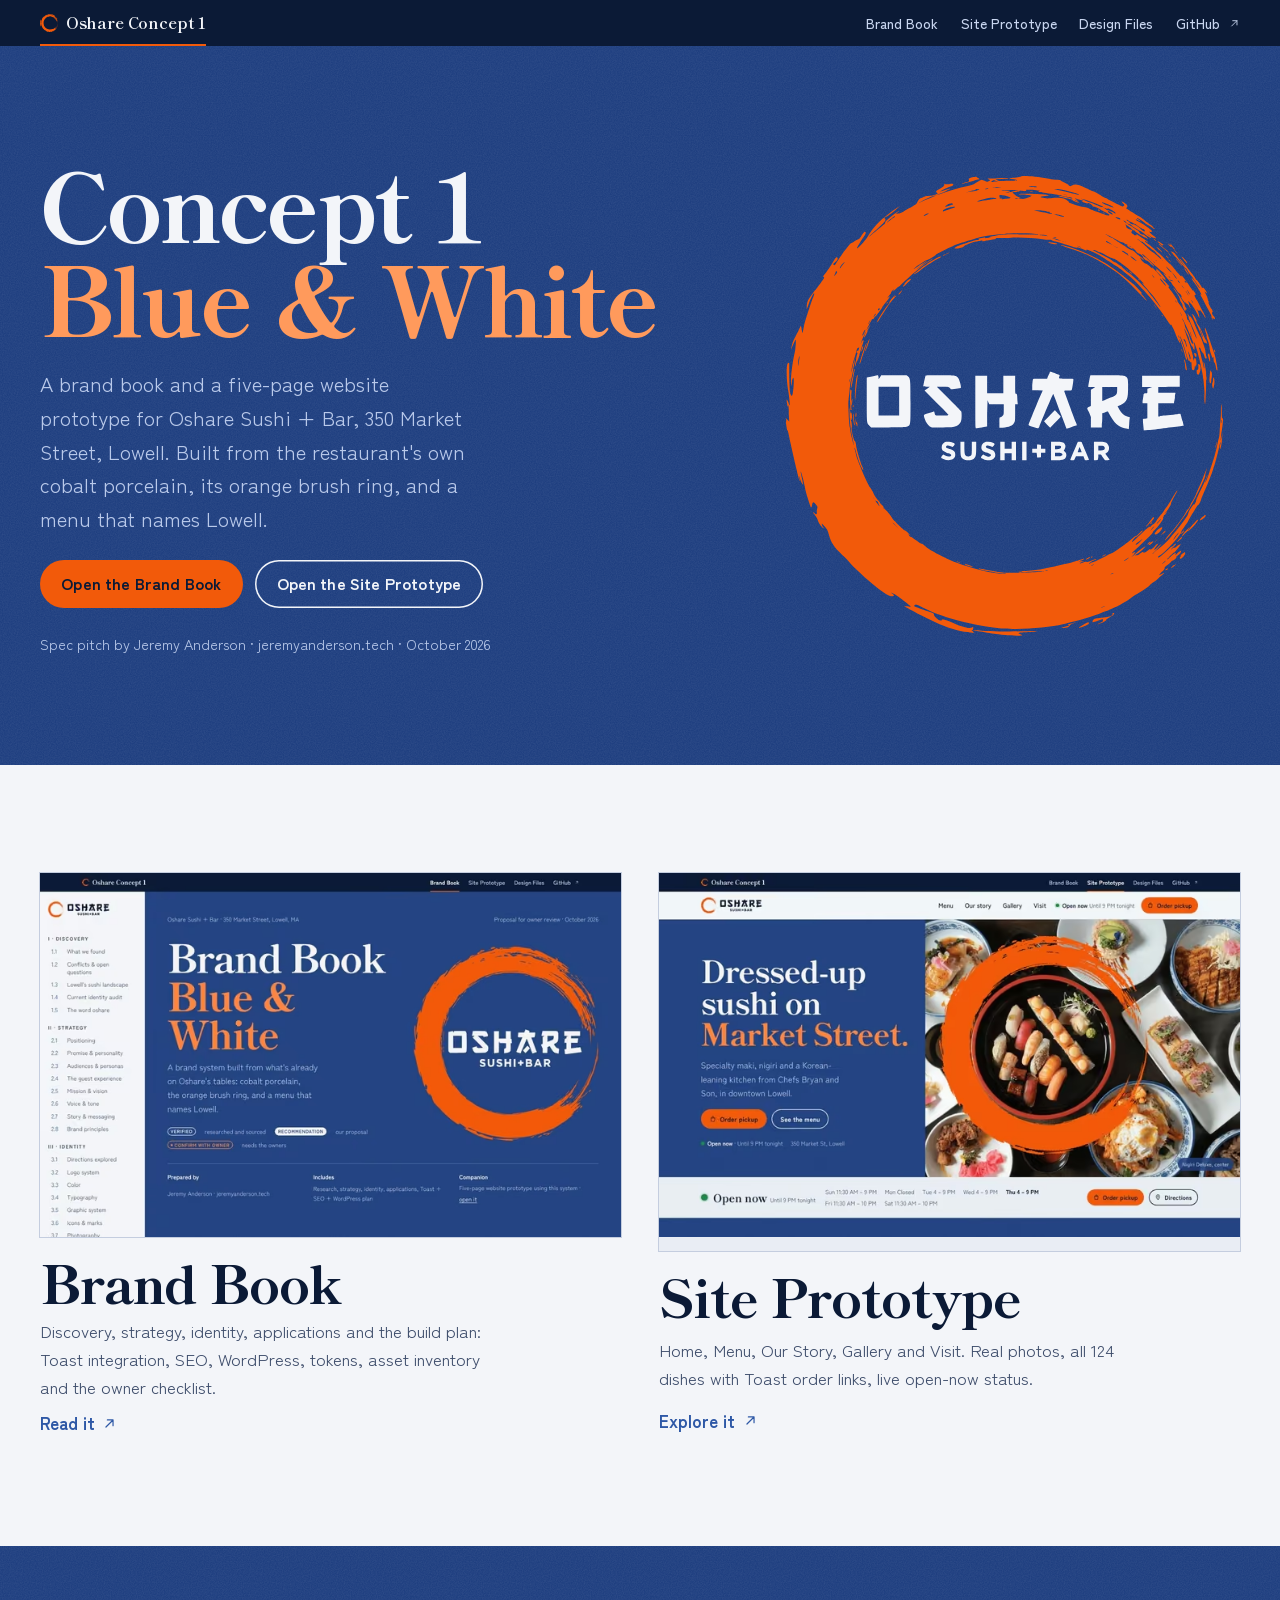
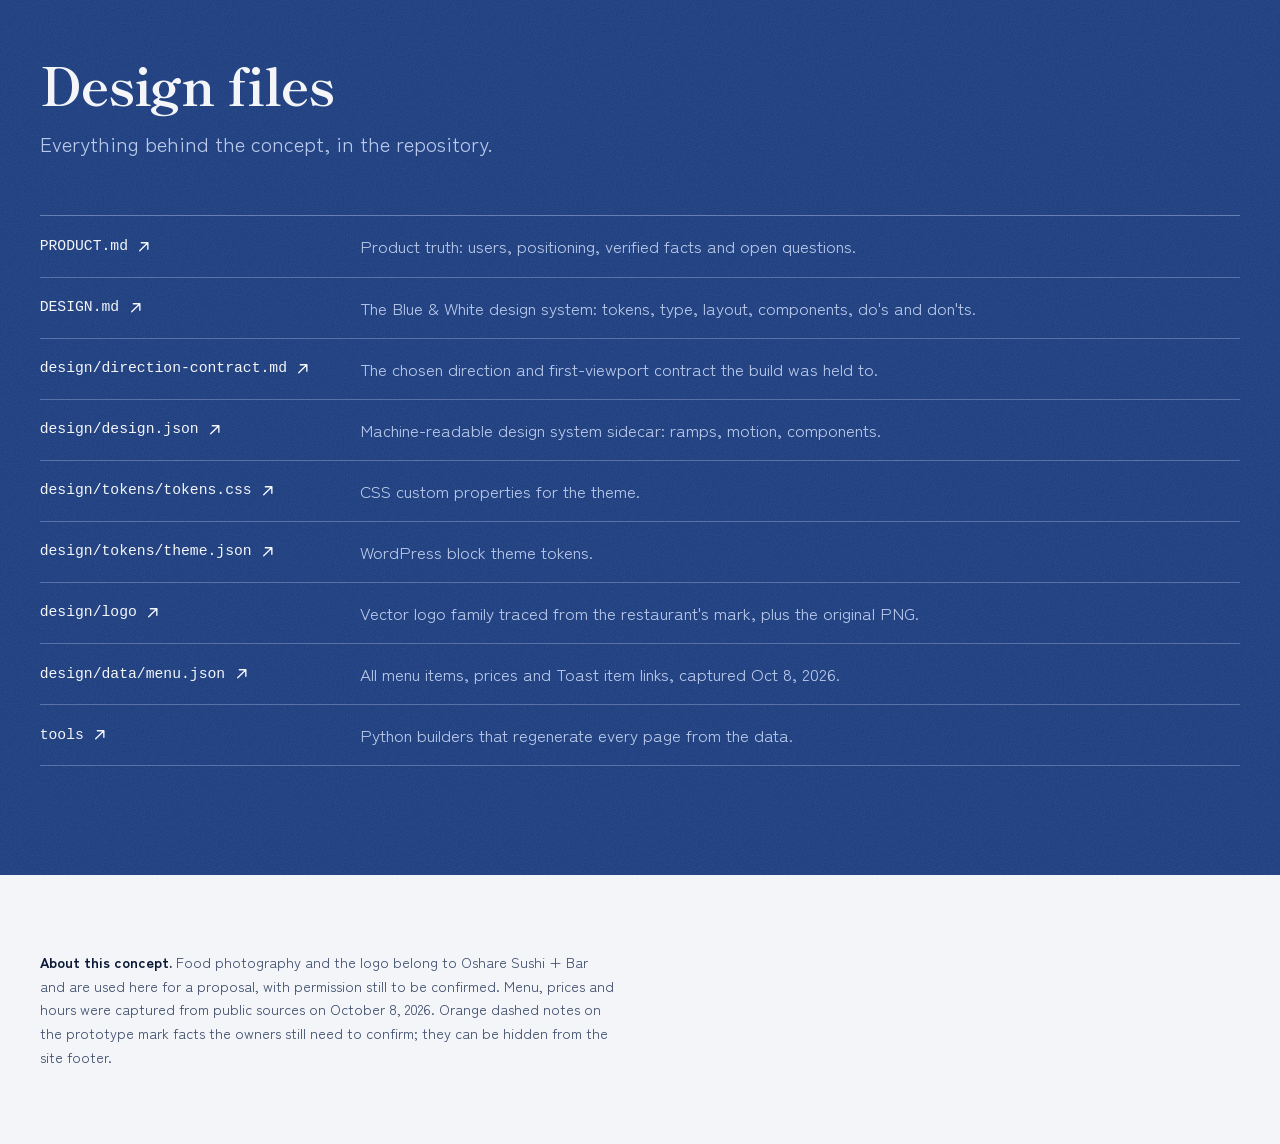
<file: index.html>
<!doctype html>
<html lang="en">
<head>
<meta charset="utf-8">
<meta name="viewport" content="width=device-width, initial-scale=1, viewport-fit=cover">
<meta name="robots" content="noindex, nofollow">
<script>document.documentElement.classList.add("js")</script>
<title>Oshare Concept 1</title>
<meta name="description" content="Brand book and website prototype for Oshare Sushi + Bar, Lowell MA. A spec concept by Jeremy Anderson.">
<meta property="og:title" content="Oshare Concept 1 · Blue & White">
<meta property="og:description" content="Brand book and website prototype for Oshare Sushi + Bar, Lowell MA.">
<meta name="theme-color" content="#1F3F80">
<link rel="preload" href="assets/fonts/shippori-mincho-b1-latin-800-normal.woff2" as="font" type="font/woff2" crossorigin>
<link rel="stylesheet" href="assets/oshare.css?v=3361503d">
<link rel="stylesheet" href="assets/hub.css?v=83b8d4c7">
<meta property="og:url" content="https://cptnope.github.io/Oshare-Concept-1/">
<meta property="og:image" content="https://cptnope.github.io/Oshare-Concept-1/img/share/share-hub.jpg">
<meta property="og:image:width" content="1200">
<meta property="og:image:height" content="630">
<meta property="og:image:alt" content="Oshare Concept 1: Blue &amp; White, with the orange ensō around the Oshare lockup">
<meta name="twitter:card" content="summary_large_image">
<link rel="icon" href="assets/favicon-32.png" sizes="32x32" type="image/png">
<link rel="icon" href="assets/icon-192.png" sizes="192x192" type="image/png">
<link rel="apple-touch-icon" href="assets/apple-touch-icon.png">
</head>
<body>
<a class="skip" href="#main">Skip to content</a>
<nav class="concept" aria-label="Oshare concept"><div class="concept__in"><a class="concept__home" href="./" aria-current="page"><span class="enso" aria-hidden="true"></span><span>Oshare <span class="t">Concept 1</span></span></a><div class="concept__links"><a href="brand-book/">Brand Book</a><a href="site/">Site Prototype</a><a href="#design-files">Design Files</a><a class="ext" href="https://github.com/CptNope/Oshare-Concept-1" rel="noopener">GitHub<svg class="ico" viewBox="0 0 24 24" aria-hidden="true"><path d="M7 17 17 7M9 7h8v8"/></svg></a></div></div></nav>
<main id="main">
  <header class="hub-hero field">
    <div class="wrap hub-hero__in">
      <div class="hub-hero__copy">
        <h1>Concept 1 <span>Blue &amp; White</span></h1>
        <p>A brand book and a five-page website prototype for Oshare Sushi + Bar, 350 Market Street, Lowell. Built from the restaurant's own cobalt porcelain, its orange brush ring, and a menu that names Lowell.</p>
        <div class="hero__cta"><a class="btn" href="brand-book/">Open the Brand Book</a><a class="btn btn--ghost" href="site/">Open the Site Prototype</a></div>
        <p class="hub-meta">Spec pitch by Jeremy Anderson · jeremyanderson.tech · October 2026</p>
      </div>
      <div class="hub-lockup" aria-hidden="true"><span class="enso paint"></span><span class="wordmark"></span></div>
    </div>
  </header>

  <section class="sec" aria-label="Explore">
    <div class="wrap hub-cards">
      <a class="hub-card" href="brand-book/">
        <span class="hub-card__img"><picture><source type="image/avif" srcset="img/w/preview-brand-book-240.avif 240w, img/w/preview-brand-book-480.avif 480w, img/w/preview-brand-book-720.avif 720w, img/w/preview-brand-book-960.avif 960w, img/w/preview-brand-book-1200.avif 1200w" sizes="(max-width: 47.5em) 100vw, (min-width: 82.5em) 600px, 46vw"><source type="image/webp" srcset="img/w/preview-brand-book-240.webp 240w, img/w/preview-brand-book-480.webp 480w, img/w/preview-brand-book-720.webp 720w, img/w/preview-brand-book-960.webp 960w, img/w/preview-brand-book-1200.webp 1200w" sizes="(max-width: 47.5em) 100vw, (min-width: 82.5em) 600px, 46vw"><img decoding="async" src="img/preview-brand-book.jpg" alt="Brand book cover in cobalt with the orange ensō" width="1200" height="750" loading="lazy"></picture></span>
        <span class="hub-card__body"><b>Brand Book</b><span>Discovery, strategy, identity, applications and the build plan: Toast integration, SEO, WordPress, tokens, asset inventory and the owner checklist.</span><span class="link-arrow">Read it<svg class="ico" viewBox="0 0 24 24" aria-hidden="true"><path d="M7 17 17 7M9 7h8v8"/></svg></span></span>
      </a>
      <a class="hub-card" href="site/">
        <span class="hub-card__img"><picture><source type="image/avif" srcset="img/w/preview-site-240.avif 240w, img/w/preview-site-480.avif 480w, img/w/preview-site-720.avif 720w, img/w/preview-site-960.avif 960w, img/w/preview-site-1200.avif 1200w" sizes="(max-width: 47.5em) 100vw, (min-width: 82.5em) 600px, 46vw"><source type="image/webp" srcset="img/w/preview-site-240.webp 240w, img/w/preview-site-480.webp 480w, img/w/preview-site-720.webp 720w, img/w/preview-site-960.webp 960w, img/w/preview-site-1200.webp 1200w" sizes="(max-width: 47.5em) 100vw, (min-width: 82.5em) 600px, 46vw"><img decoding="async" src="img/preview-site.jpg" alt="Website homepage with the ensō circling a tray of nigiri" width="1200" height="750" loading="lazy"></picture></span>
        <span class="hub-card__body"><b>Site Prototype</b><span>Home, Menu, Our Story, Gallery and Visit. Real photos, all 124 dishes with Toast order links, live open-now status.</span><span class="link-arrow">Explore it<svg class="ico" viewBox="0 0 24 24" aria-hidden="true"><path d="M7 17 17 7M9 7h8v8"/></svg></span></span>
      </a>
    </div>
  </section>

  <section class="sec field" id="design-files" aria-labelledby="files-h">
    <div class="wrap hub-files">
      <div class="sec-head"><h2 id="files-h">Design files</h2><p>Everything behind the concept, in the repository.</p></div>
      <ul class="hub-list" role="list"><li><a href="https://github.com/CptNope/Oshare-Concept-1/blob/main/PRODUCT.md" rel="noopener"><code>PRODUCT.md</code><svg class="ico" viewBox="0 0 24 24" aria-hidden="true"><path d="M7 17 17 7M9 7h8v8"/></svg></a><span>Product truth: users, positioning, verified facts and open questions.</span></li><li><a href="https://github.com/CptNope/Oshare-Concept-1/blob/main/DESIGN.md" rel="noopener"><code>DESIGN.md</code><svg class="ico" viewBox="0 0 24 24" aria-hidden="true"><path d="M7 17 17 7M9 7h8v8"/></svg></a><span>The Blue &amp; White design system: tokens, type, layout, components, do&#x27;s and don&#x27;ts.</span></li><li><a href="https://github.com/CptNope/Oshare-Concept-1/blob/main/design/direction-contract.md" rel="noopener"><code>design/direction-contract.md</code><svg class="ico" viewBox="0 0 24 24" aria-hidden="true"><path d="M7 17 17 7M9 7h8v8"/></svg></a><span>The chosen direction and first-viewport contract the build was held to.</span></li><li><a href="https://github.com/CptNope/Oshare-Concept-1/blob/main/design/design.json" rel="noopener"><code>design/design.json</code><svg class="ico" viewBox="0 0 24 24" aria-hidden="true"><path d="M7 17 17 7M9 7h8v8"/></svg></a><span>Machine-readable design system sidecar: ramps, motion, components.</span></li><li><a href="https://github.com/CptNope/Oshare-Concept-1/blob/main/design/tokens/tokens.css" rel="noopener"><code>design/tokens/tokens.css</code><svg class="ico" viewBox="0 0 24 24" aria-hidden="true"><path d="M7 17 17 7M9 7h8v8"/></svg></a><span>CSS custom properties for the theme.</span></li><li><a href="https://github.com/CptNope/Oshare-Concept-1/blob/main/design/tokens/theme.json" rel="noopener"><code>design/tokens/theme.json</code><svg class="ico" viewBox="0 0 24 24" aria-hidden="true"><path d="M7 17 17 7M9 7h8v8"/></svg></a><span>WordPress block theme tokens.</span></li><li><a href="https://github.com/CptNope/Oshare-Concept-1/tree/main/design/logo" rel="noopener"><code>design/logo</code><svg class="ico" viewBox="0 0 24 24" aria-hidden="true"><path d="M7 17 17 7M9 7h8v8"/></svg></a><span>Vector logo family traced from the restaurant&#x27;s mark, plus the original PNG.</span></li><li><a href="https://github.com/CptNope/Oshare-Concept-1/blob/main/design/data/menu.json" rel="noopener"><code>design/data/menu.json</code><svg class="ico" viewBox="0 0 24 24" aria-hidden="true"><path d="M7 17 17 7M9 7h8v8"/></svg></a><span>All menu items, prices and Toast item links, captured Oct 8, 2026.</span></li><li><a href="https://github.com/CptNope/Oshare-Concept-1/tree/main/tools" rel="noopener"><code>tools</code><svg class="ico" viewBox="0 0 24 24" aria-hidden="true"><path d="M7 17 17 7M9 7h8v8"/></svg></a><span>Python builders that regenerate every page from the data.</span></li></ul>
    </div>
  </section>

  <section class="sec sec--tight">
    <div class="wrap hub-notes">
      <p><b>About this concept.</b> Food photography and the logo belong to Oshare Sushi + Bar and are used here for a proposal, with permission still to be confirmed. Menu, prices and hours were captured from public sources on October 8, 2026. Orange dashed notes on the prototype mark facts the owners still need to confirm; they can be hidden from the site footer.</p>
    </div>
  </section>
</main>
</body>
</html>
</file>
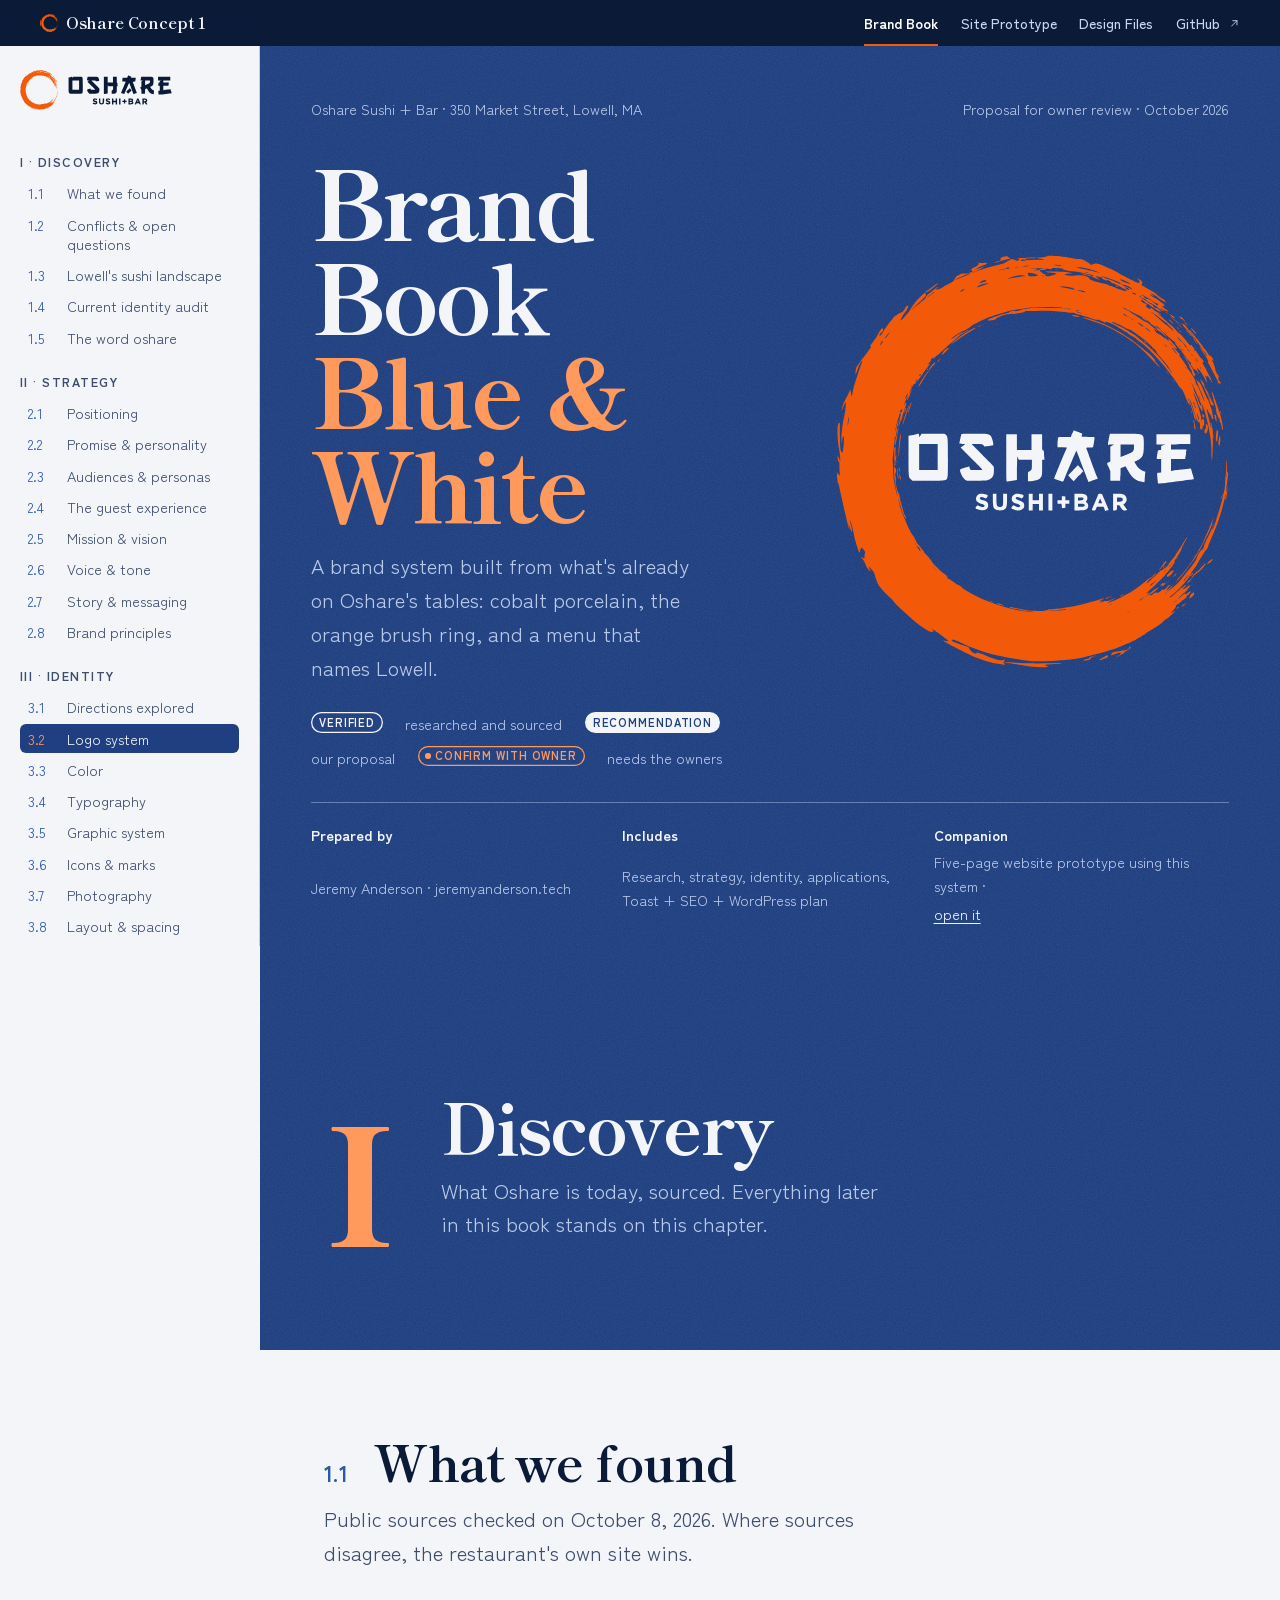
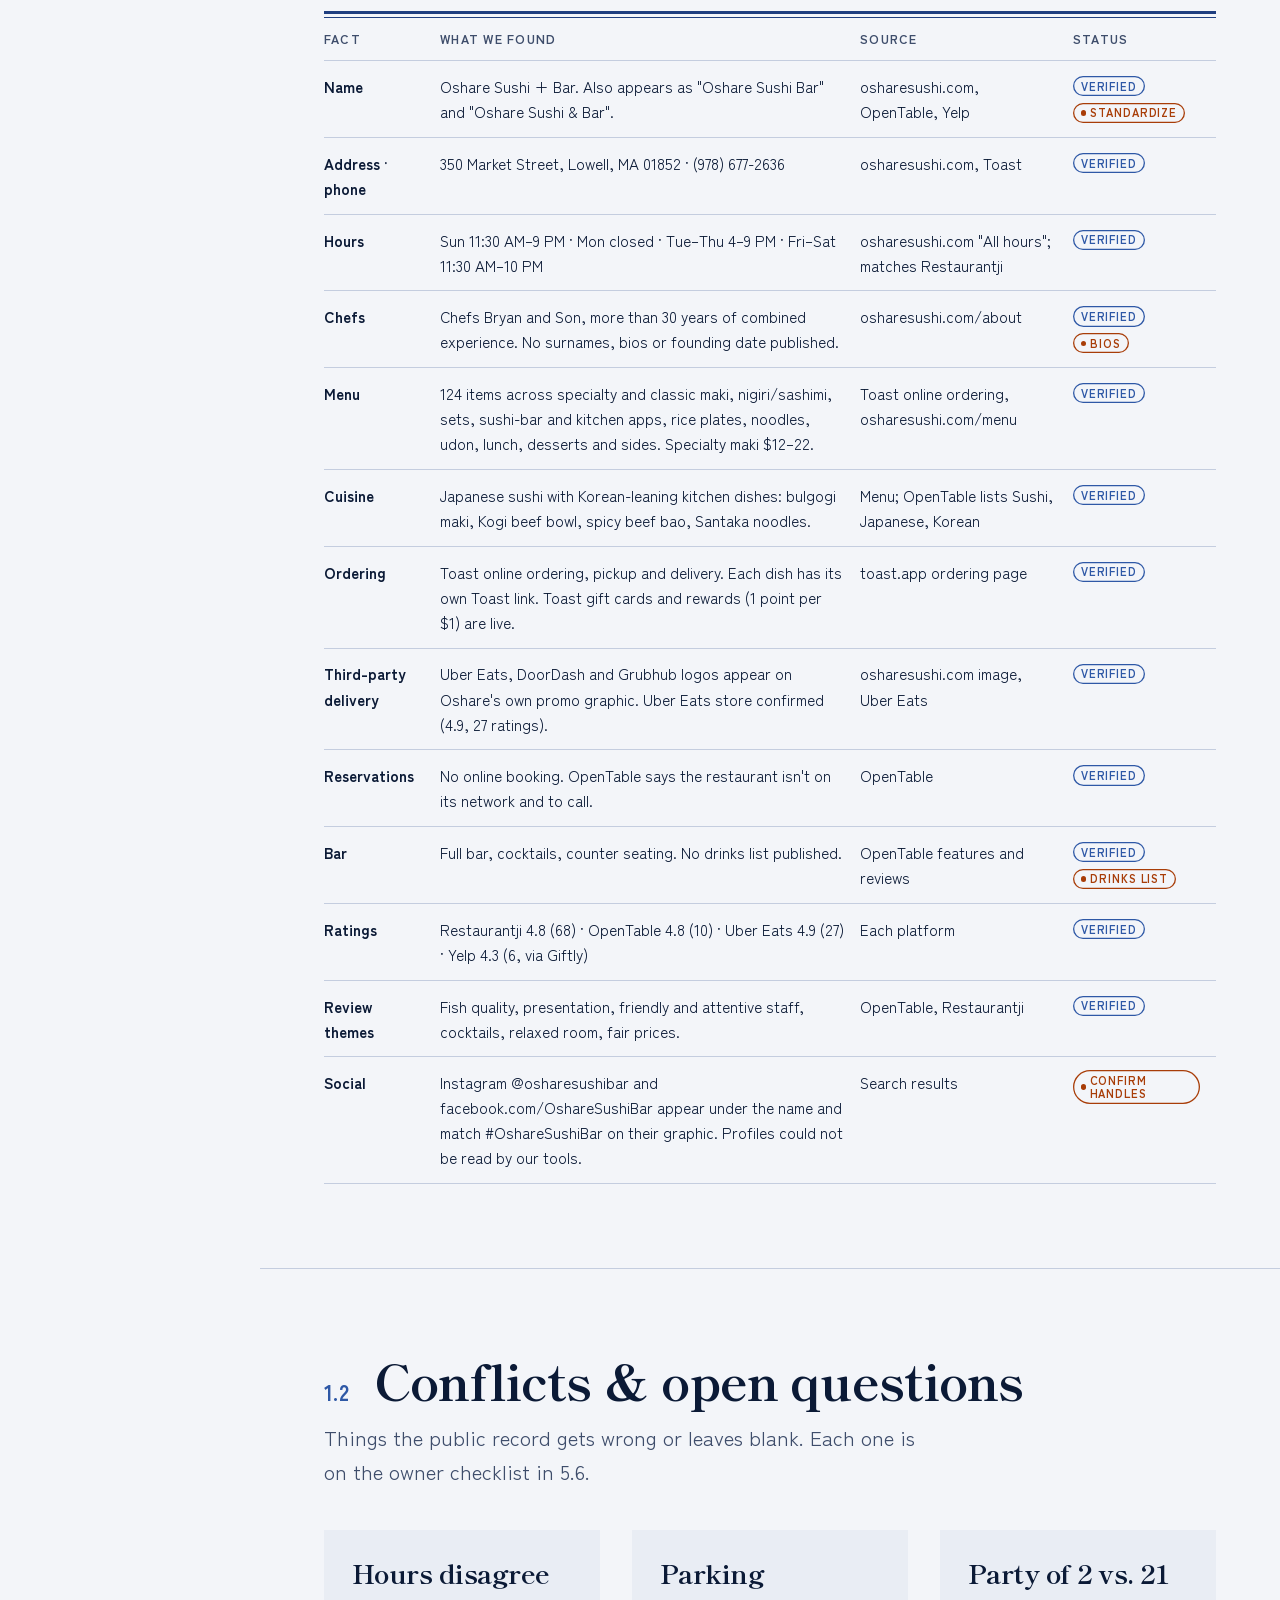
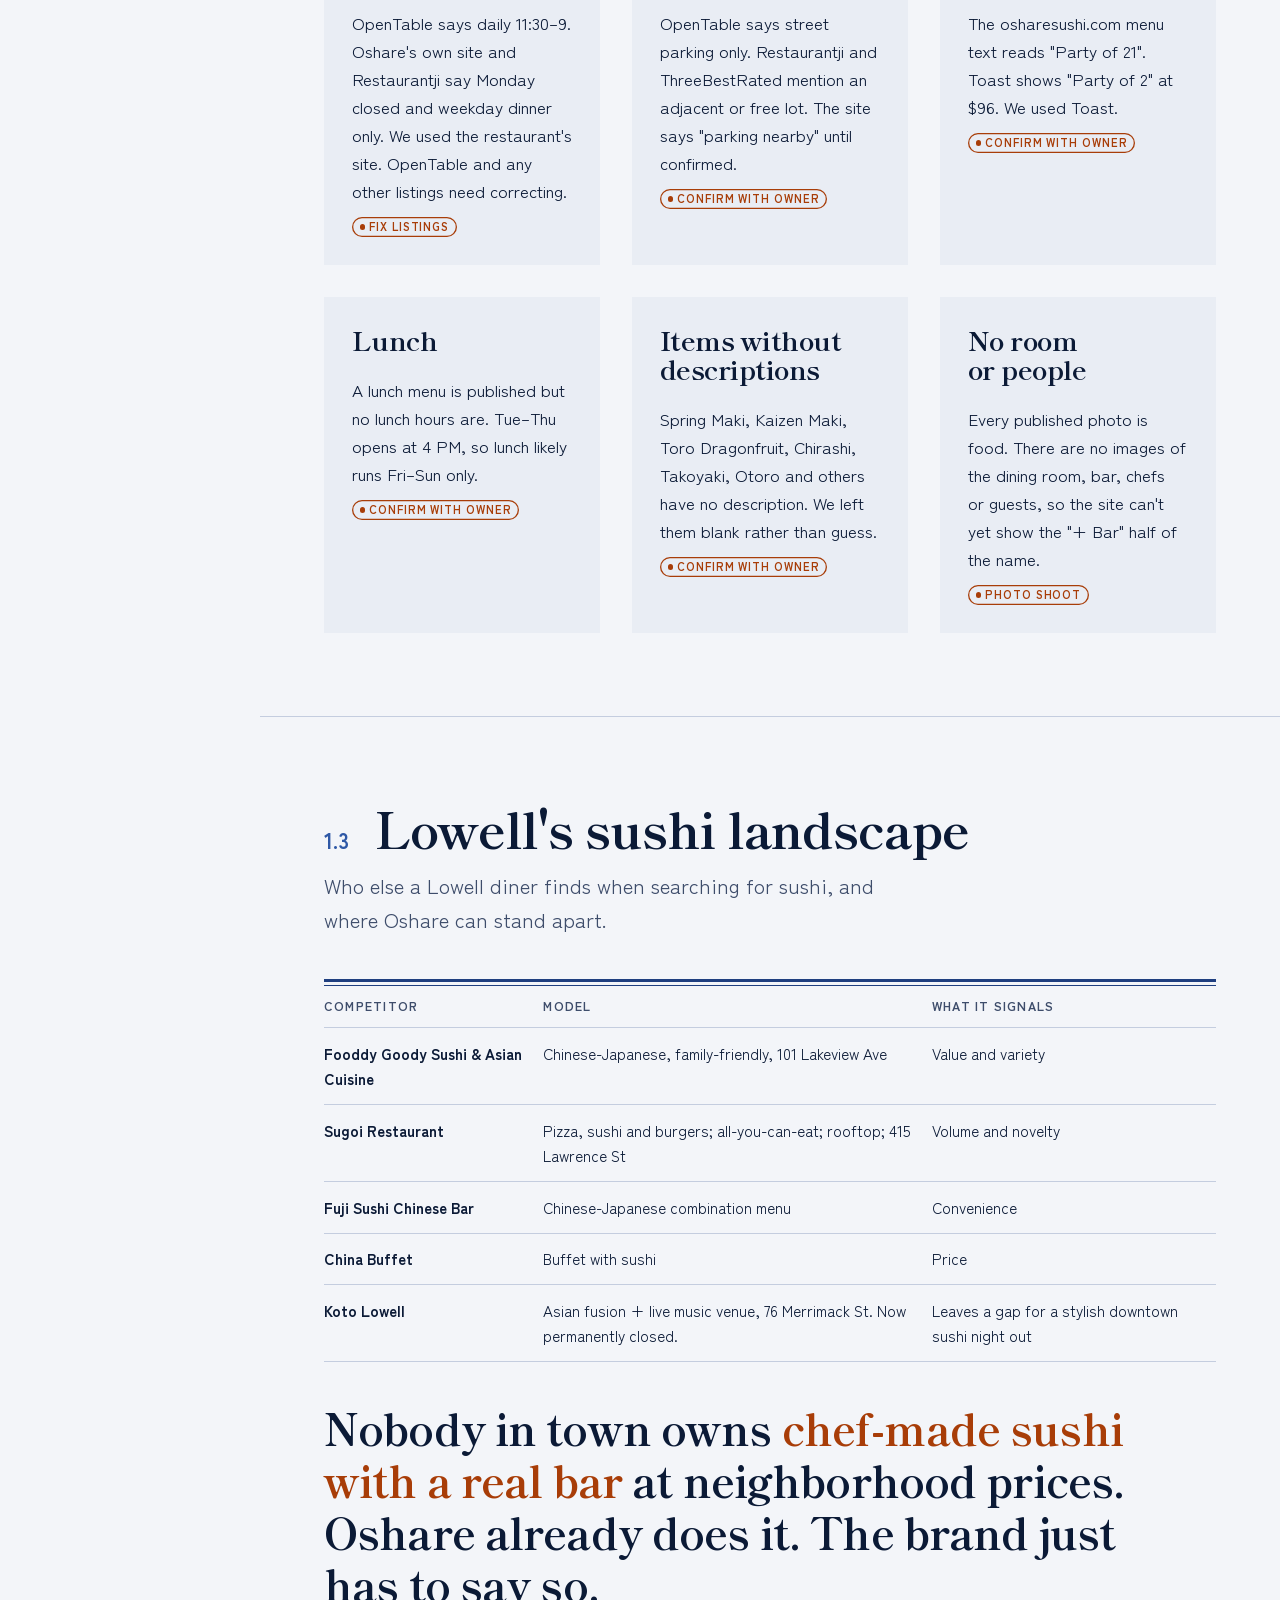
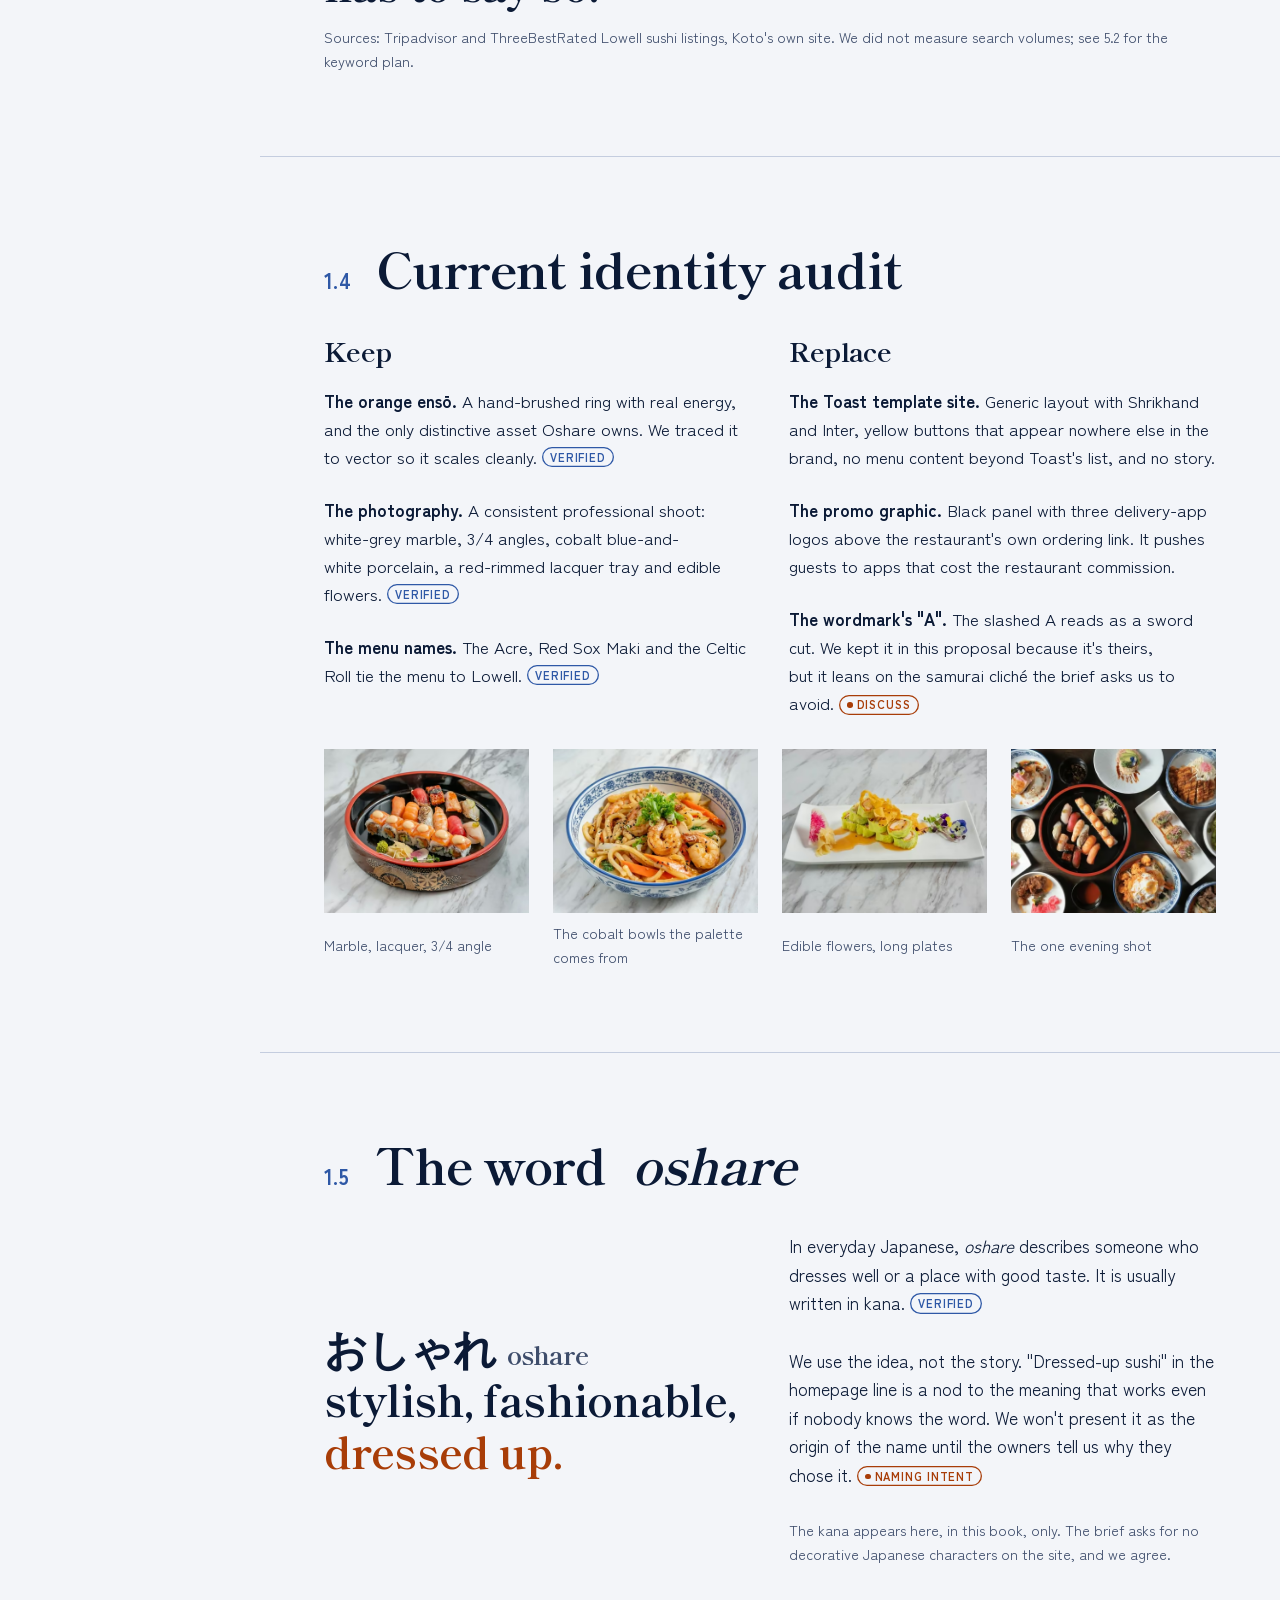
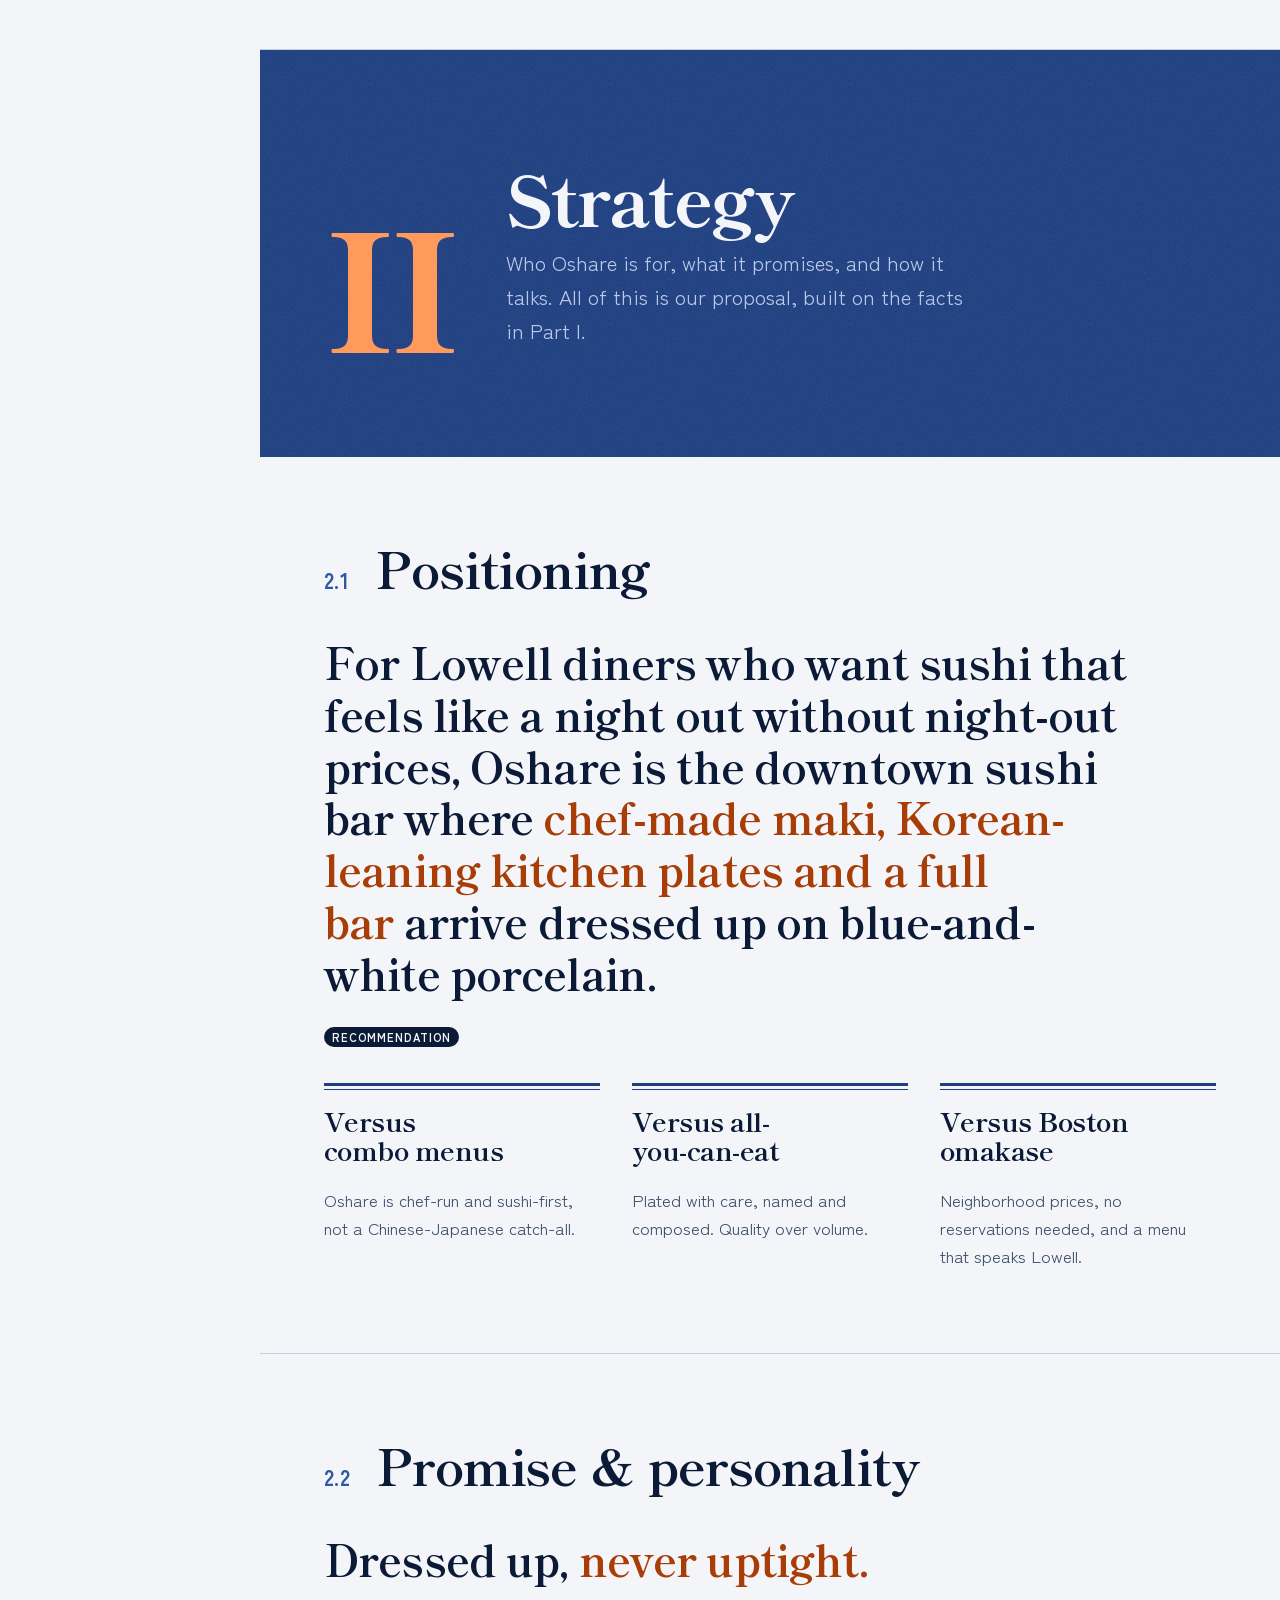
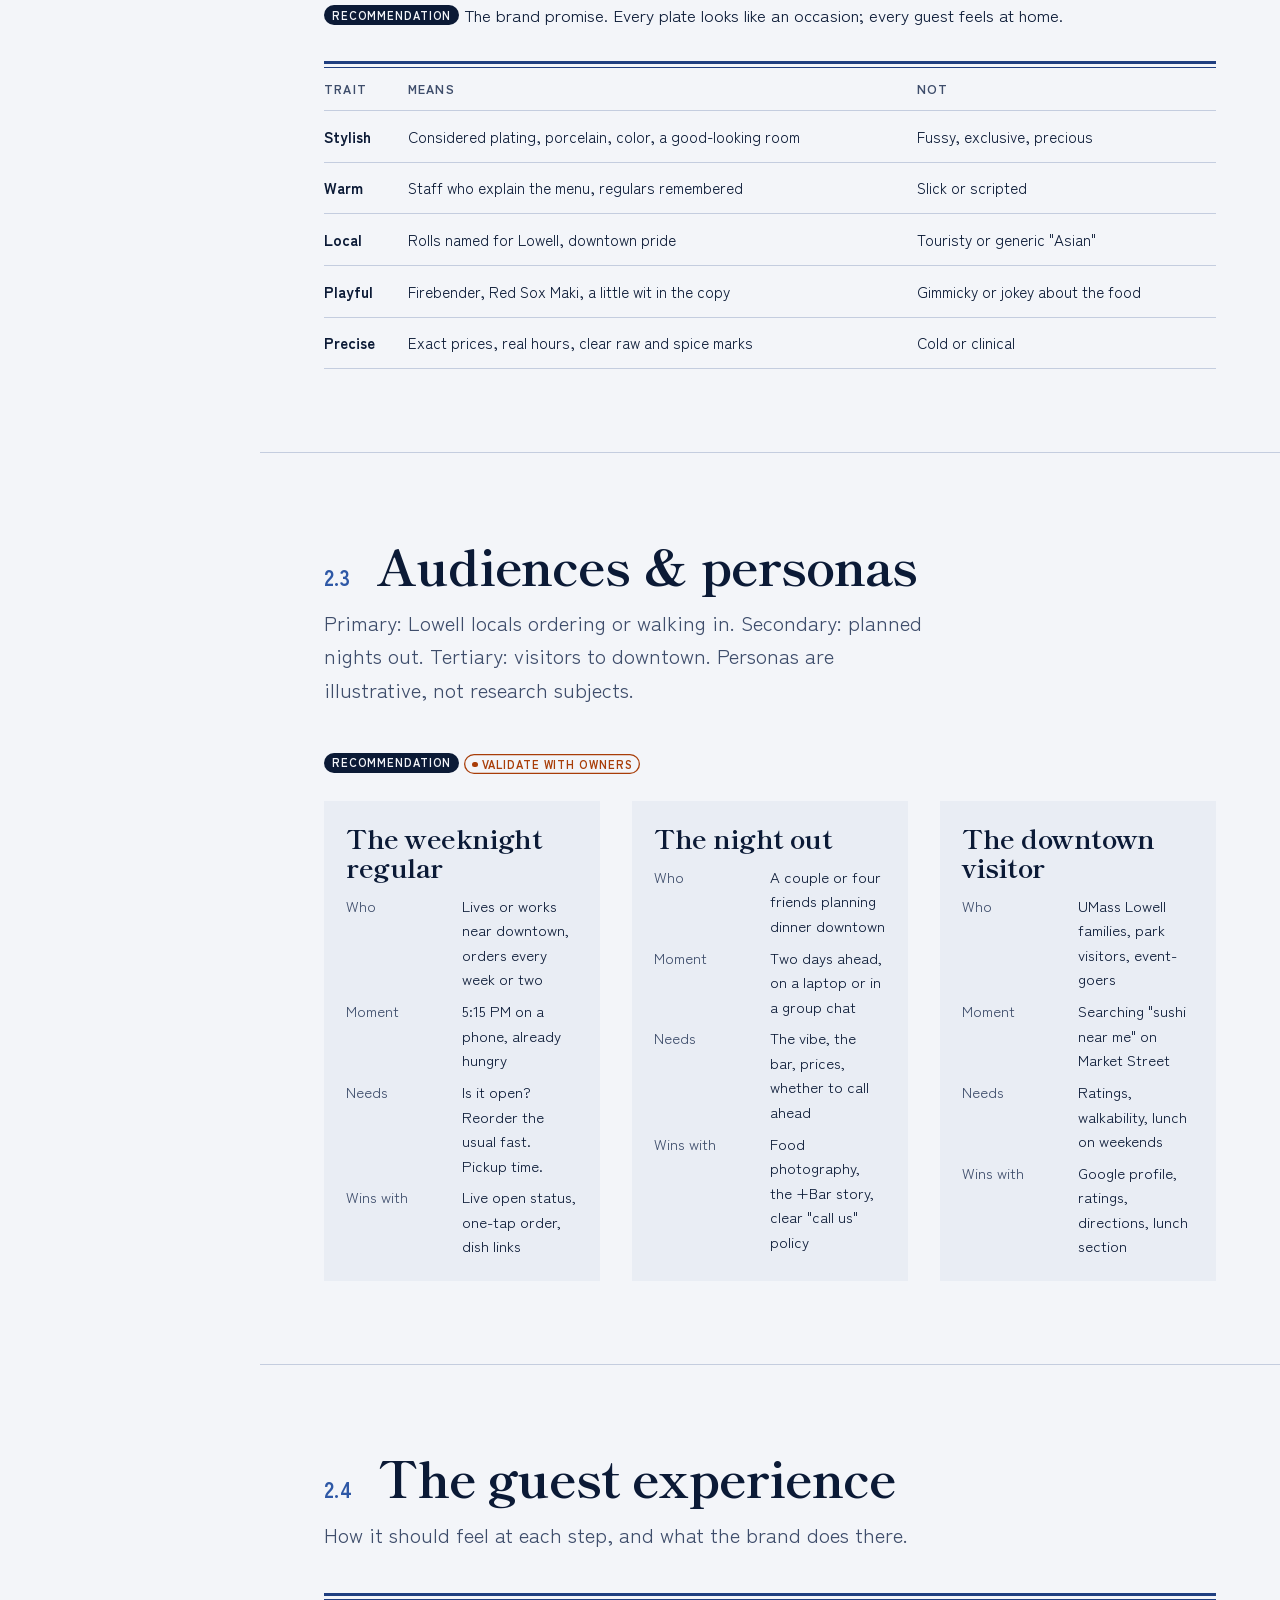
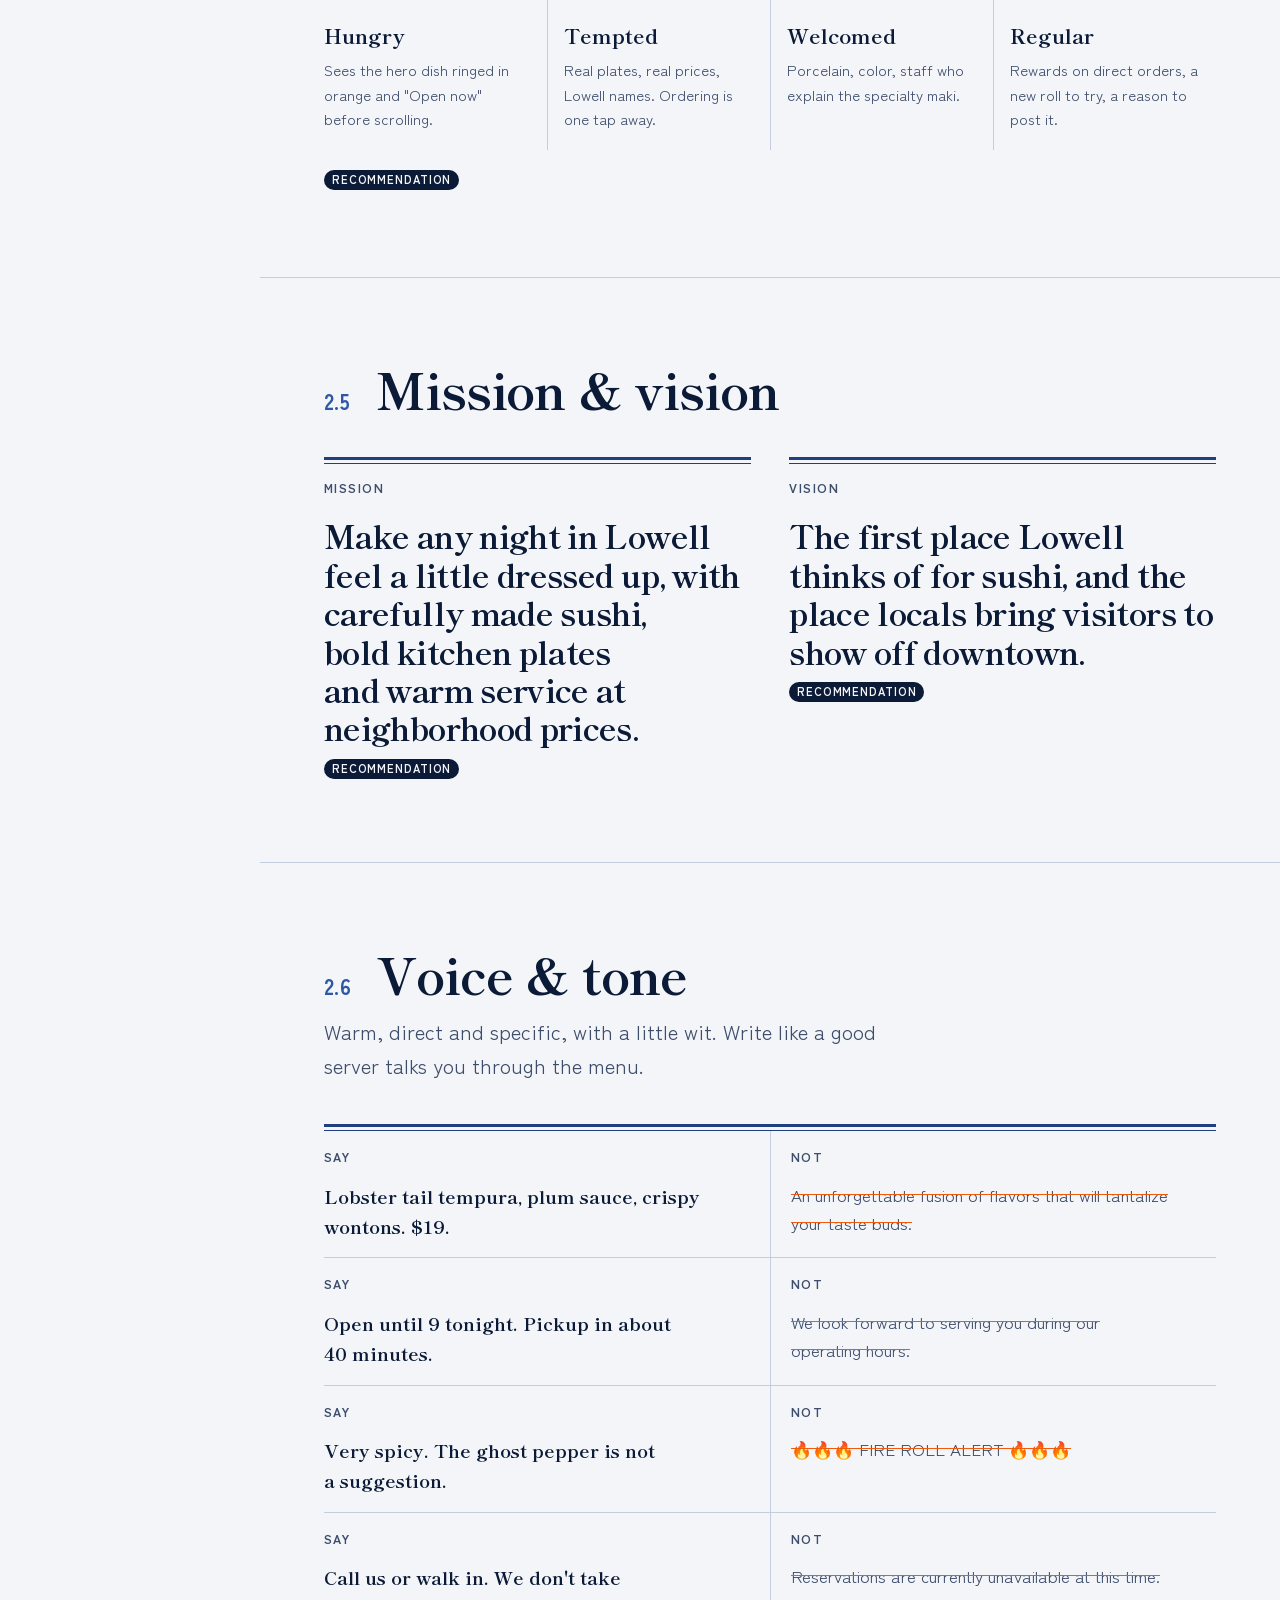
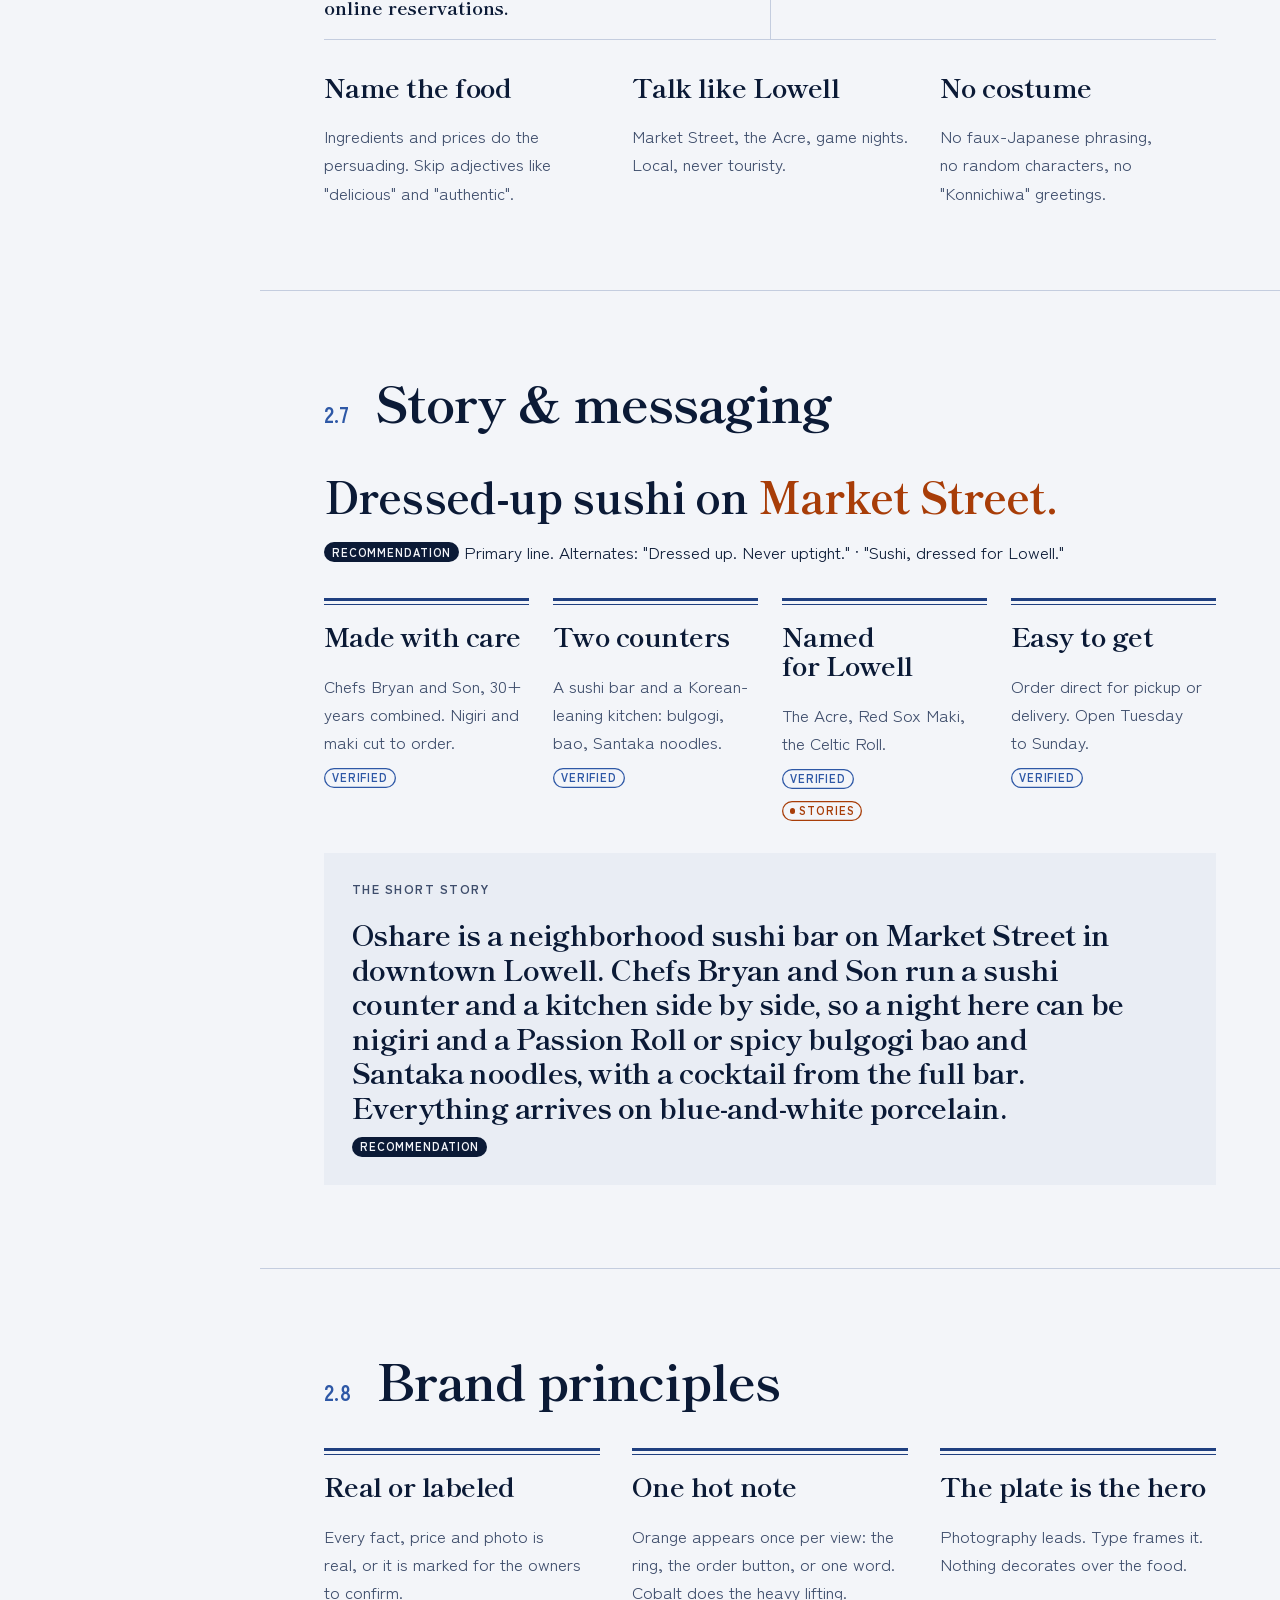
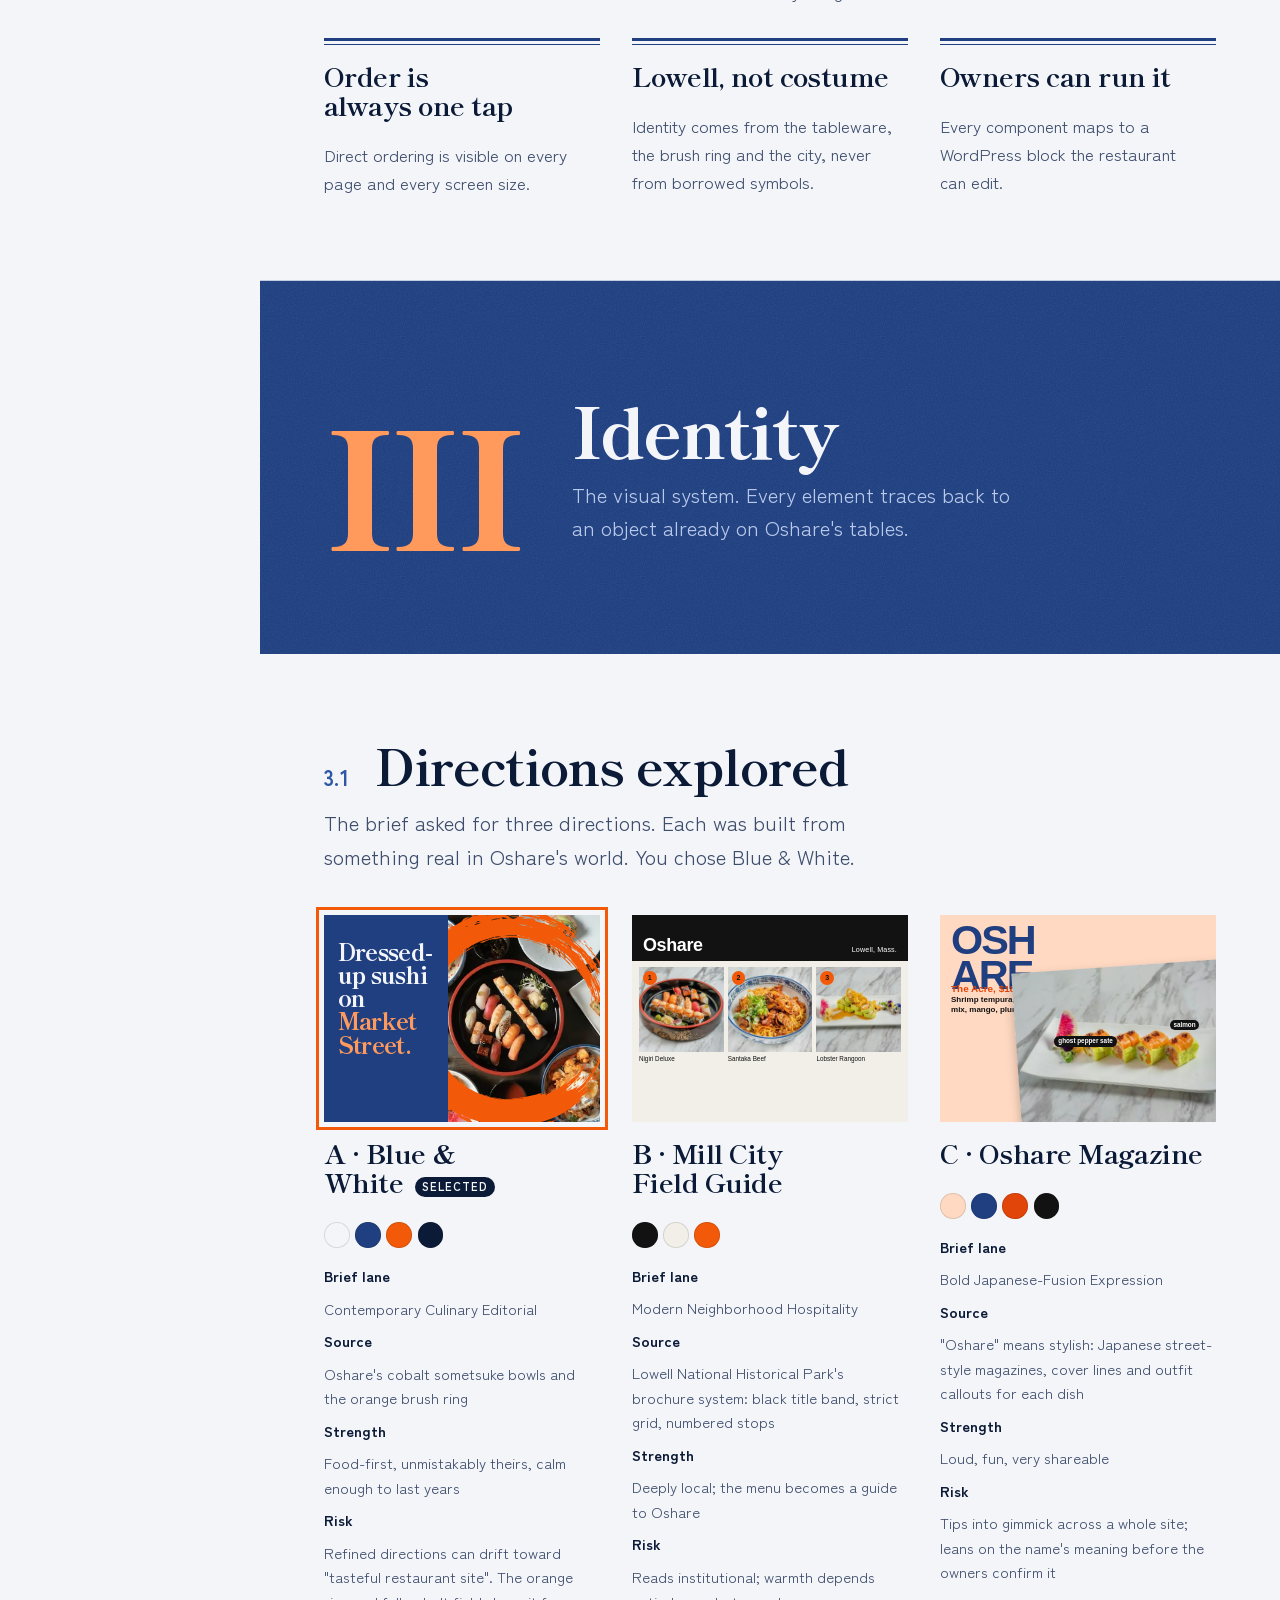
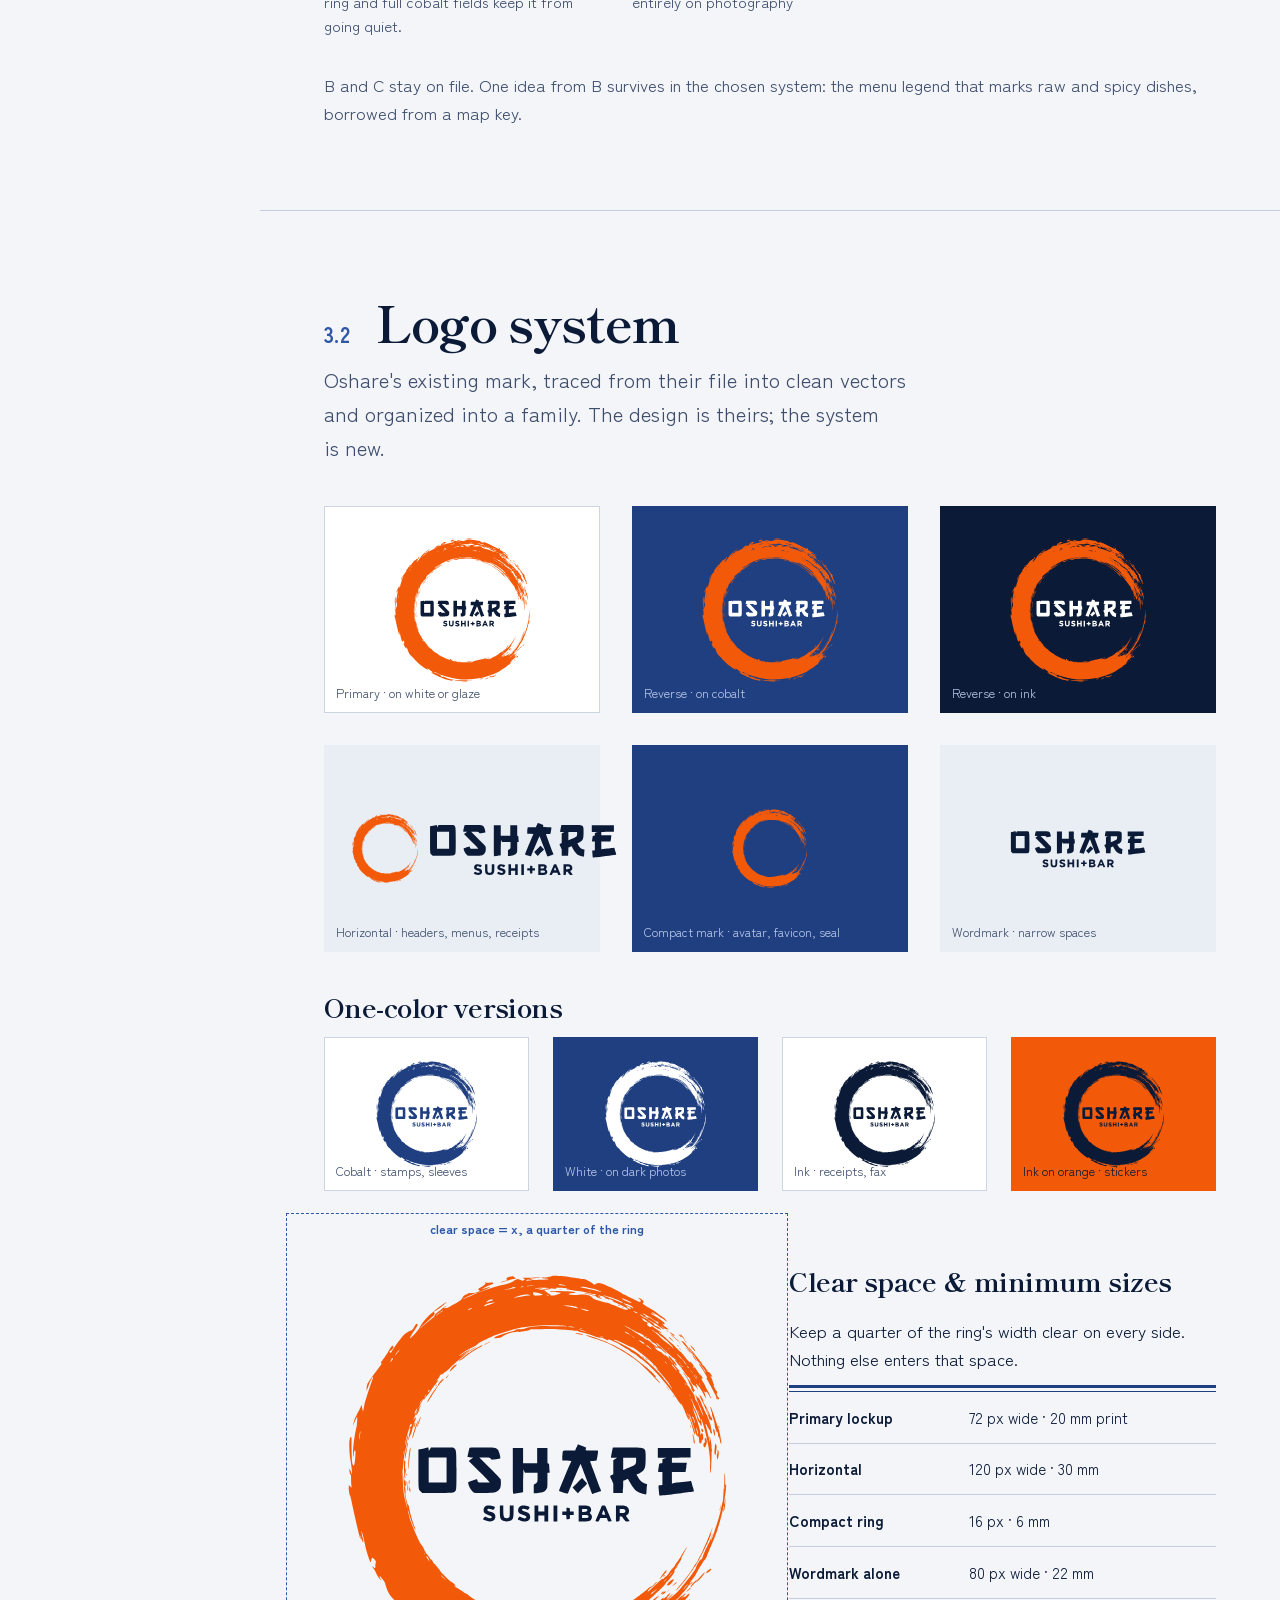
<file: brand-book/index.html>
<!doctype html>
<html lang="en">
<head>
<meta charset="utf-8">
<meta name="viewport" content="width=device-width, initial-scale=1, viewport-fit=cover">
<meta name="robots" content="noindex, nofollow">
<script>document.documentElement.classList.add("js")</script>
<title>Oshare Brand Book</title>
<meta name="description" content="Brand book and build plan for Oshare Sushi + Bar, Lowell MA.">
<link rel="preload" href="../assets/fonts/shippori-mincho-b1-latin-800-normal.woff2" as="font" type="font/woff2" crossorigin>
<link rel="stylesheet" href="../assets/oshare.css?v=3361503d">
<link rel="stylesheet" href="../assets/bb.css?v=11ab8557">
<meta property="og:title" content="Oshare Brand Book · Blue &amp; White">
<meta property="og:description" content="Brand book for Oshare Sushi + Bar, Lowell MA: research, strategy, the Blue &amp; White identity, applications and the build plan. A spec concept by Jeremy Anderson.">
<meta property="og:url" content="https://cptnope.github.io/Oshare-Concept-1/brand-book/">
<meta property="og:image" content="https://cptnope.github.io/Oshare-Concept-1/img/share/share-brand-book.jpg">
<meta property="og:image:width" content="1200">
<meta property="og:image:height" content="630">
<meta property="og:image:alt" content="Oshare Brand Book cover in cobalt with the orange ensō">
<meta name="twitter:card" content="summary_large_image">
<link rel="icon" href="../assets/favicon-32.png" sizes="32x32" type="image/png">
<link rel="icon" href="../assets/icon-192.png" sizes="192x192" type="image/png">
<link rel="apple-touch-icon" href="../assets/apple-touch-icon.png">
</head>
<body>
<svg width="0" height="0" style="position:absolute" aria-hidden="true">
<symbol id="i-arrow" viewBox="0 0 24 24"><path d="M7 17 17 7M9 7h8v8"/></symbol>
<symbol id="i-bag" viewBox="0 0 24 24"><path d="M5 8h14l-1.2 12H6.2L5 8Z"/><path d="M9 8V6a3 3 0 0 1 6 0v2"/></symbol>
<symbol id="i-phone" viewBox="0 0 24 24"><path d="M5 4h4l2 5-2.5 1.5a11 11 0 0 0 5 5L15 13l5 2v4a1 1 0 0 1-1 1A16 16 0 0 1 4 5a1 1 0 0 1 1-1Z"/></symbol>
<symbol id="i-pin" viewBox="0 0 24 24"><path d="M12 21s-7-6.2-7-11.5A7 7 0 0 1 19 9.5C19 14.8 12 21 12 21Z"/><circle cx="12" cy="9.5" r="2.5"/></symbol>
<symbol id="i-clock" viewBox="0 0 24 24"><circle cx="12" cy="12" r="8.5"/><path d="M12 7.5V12l3 2"/></symbol>
<symbol id="i-menu" viewBox="0 0 24 24"><path d="M4 7h16M4 12h16M4 17h10"/></symbol>
<symbol id="i-search" viewBox="0 0 24 24"><circle cx="11" cy="11" r="6.5"/><path d="m20 20-4.2-4.2"/></symbol>
<symbol id="i-gift" viewBox="0 0 24 24"><path d="M4 10h16v10H4zM3 7h18v3H3zM12 7v13"/><path d="M12 7c-1.5-3-5-3.5-5-1.5S10 7 12 7Zm0 0c1.5-3 5-3.5 5-1.5S14 7 12 7Z"/></symbol>
<symbol id="i-car" viewBox="0 0 24 24"><path d="M5 16V11l2-5h10l2 5v5M3.5 16h17M7 19v-3m10 3v-3"/><circle cx="8" cy="13" r=".6"/><circle cx="16" cy="13" r=".6"/></symbol>
<symbol id="i-glass" viewBox="0 0 24 24"><path d="M5 4h14l-7 8-7-8ZM12 12v7M8 20h8"/></symbol>
<symbol id="i-chili" viewBox="0 0 24 24"><path fill="currentColor" stroke="none" d="M14.6 7.2c2.6.2 4.6 2.5 4 5.4-.9 4.7-6.6 8.4-12.8 8.4-.9 0-1.1-1.2-.3-1.5 3.9-1.6 6-4.2 6.6-7.4.4-2.6 1.1-4.8 2.5-4.9ZM15.4 6.3c.1-1.7 1.1-3 2.6-3.4.5-.1.8.5.4.8-.9.7-1.4 1.6-1.5 2.8-.5-.2-1-.2-1.5-.2Z"/></symbol>
</svg>
<a class="skip" href="#main">Skip to content</a>
<nav class="concept" aria-label="Oshare concept"><div class="concept__in"><a class="concept__home" href="../"><span class="enso" aria-hidden="true"></span><span>Oshare <span class="t">Concept 1</span></span></a><div class="concept__links"><a href="../brand-book/" aria-current="page">Brand Book</a><a href="../site/">Site Prototype</a><a href="../#design-files">Design Files</a><a class="ext" href="https://github.com/CptNope/Oshare-Concept-1" rel="noopener">GitHub<svg class="ico" viewBox="0 0 24 24" aria-hidden="true"><path d="M7 17 17 7M9 7h8v8"/></svg></a></div></div></nav>
<details class="toc-m"><summary><span class="brand"><span class="enso" style="width:32px"></span><span class="wordmark"></span></span><span>Contents</span></summary><nav class="toc-m__list" aria-label="Contents"><a href="#research"><span class="tnum" style="color:var(--cobalt-2)">1.1</span><span>What we found</span></a><a href="#conflicts"><span class="tnum" style="color:var(--cobalt-2)">1.2</span><span>Conflicts & open questions</span></a><a href="#market"><span class="tnum" style="color:var(--cobalt-2)">1.3</span><span>Lowell's sushi landscape</span></a><a href="#audit"><span class="tnum" style="color:var(--cobalt-2)">1.4</span><span>Current identity audit</span></a><a href="#word"><span class="tnum" style="color:var(--cobalt-2)">1.5</span><span>The word oshare</span></a><a href="#positioning"><span class="tnum" style="color:var(--cobalt-2)">2.1</span><span>Positioning</span></a><a href="#personality"><span class="tnum" style="color:var(--cobalt-2)">2.2</span><span>Promise & personality</span></a><a href="#audiences"><span class="tnum" style="color:var(--cobalt-2)">2.3</span><span>Audiences & personas</span></a><a href="#experience"><span class="tnum" style="color:var(--cobalt-2)">2.4</span><span>The guest experience</span></a><a href="#mission"><span class="tnum" style="color:var(--cobalt-2)">2.5</span><span>Mission & vision</span></a><a href="#voice"><span class="tnum" style="color:var(--cobalt-2)">2.6</span><span>Voice & tone</span></a><a href="#messaging"><span class="tnum" style="color:var(--cobalt-2)">2.7</span><span>Story & messaging</span></a><a href="#principles"><span class="tnum" style="color:var(--cobalt-2)">2.8</span><span>Brand principles</span></a><a href="#directions"><span class="tnum" style="color:var(--cobalt-2)">3.1</span><span>Directions explored</span></a><a href="#logo"><span class="tnum" style="color:var(--cobalt-2)">3.2</span><span>Logo system</span></a><a href="#color"><span class="tnum" style="color:var(--cobalt-2)">3.3</span><span>Color</span></a><a href="#type"><span class="tnum" style="color:var(--cobalt-2)">3.4</span><span>Typography</span></a><a href="#graphics"><span class="tnum" style="color:var(--cobalt-2)">3.5</span><span>Graphic system</span></a><a href="#icons"><span class="tnum" style="color:var(--cobalt-2)">3.6</span><span>Icons & marks</span></a><a href="#photo"><span class="tnum" style="color:var(--cobalt-2)">3.7</span><span>Photography</span></a><a href="#layout"><span class="tnum" style="color:var(--cobalt-2)">3.8</span><span>Layout & spacing</span></a><a href="#components"><span class="tnum" style="color:var(--cobalt-2)">3.9</span><span>UI components</span></a><a href="#motion"><span class="tnum" style="color:var(--cobalt-2)">3.10</span><span>Motion</span></a><a href="#website"><span class="tnum" style="color:var(--cobalt-2)">4.1</span><span>Website</span></a><a href="#social"><span class="tnum" style="color:var(--cobalt-2)">4.2</span><span>Social</span></a><a href="#print"><span class="tnum" style="color:var(--cobalt-2)">4.3</span><span>Printed menu</span></a><a href="#packaging"><span class="tnum" style="color:var(--cobalt-2)">4.4</span><span>Packaging & gift card</span></a><a href="#toast"><span class="tnum" style="color:var(--cobalt-2)">5.1</span><span>Toast integration</span></a><a href="#seo"><span class="tnum" style="color:var(--cobalt-2)">5.2</span><span>SEO & local search</span></a><a href="#wordpress"><span class="tnum" style="color:var(--cobalt-2)">5.3</span><span>WordPress & hosting</span></a><a href="#tokens"><span class="tnum" style="color:var(--cobalt-2)">5.4</span><span>Design tokens</span></a><a href="#assets"><span class="tnum" style="color:var(--cobalt-2)">5.5</span><span>Asset inventory</span></a><a href="#checklist"><span class="tnum" style="color:var(--cobalt-2)">5.6</span><span>Owner approval checklist</span></a><a href="#sources"><span class="tnum" style="color:var(--cobalt-2)">5.7</span><span>Sources</span></a></nav></details>
<div class="bb">
<nav class="toc" aria-label="Contents"><a class="brand" href="#top"><span class="enso" aria-hidden="true"></span><span class="wordmark" role="img" aria-label="Oshare Sushi + Bar"></span></a><ol><li class="part">I · Discovery</li><li><a href="#research"><span>1.1</span><span>What we found</span></a></li><li><a href="#conflicts"><span>1.2</span><span>Conflicts & open questions</span></a></li><li><a href="#market"><span>1.3</span><span>Lowell's sushi landscape</span></a></li><li><a href="#audit"><span>1.4</span><span>Current identity audit</span></a></li><li><a href="#word"><span>1.5</span><span>The word oshare</span></a></li><li class="part">II · Strategy</li><li><a href="#positioning"><span>2.1</span><span>Positioning</span></a></li><li><a href="#personality"><span>2.2</span><span>Promise & personality</span></a></li><li><a href="#audiences"><span>2.3</span><span>Audiences & personas</span></a></li><li><a href="#experience"><span>2.4</span><span>The guest experience</span></a></li><li><a href="#mission"><span>2.5</span><span>Mission & vision</span></a></li><li><a href="#voice"><span>2.6</span><span>Voice & tone</span></a></li><li><a href="#messaging"><span>2.7</span><span>Story & messaging</span></a></li><li><a href="#principles"><span>2.8</span><span>Brand principles</span></a></li><li class="part">III · Identity</li><li><a href="#directions"><span>3.1</span><span>Directions explored</span></a></li><li><a href="#logo"><span>3.2</span><span>Logo system</span></a></li><li><a href="#color"><span>3.3</span><span>Color</span></a></li><li><a href="#type"><span>3.4</span><span>Typography</span></a></li><li><a href="#graphics"><span>3.5</span><span>Graphic system</span></a></li><li><a href="#icons"><span>3.6</span><span>Icons & marks</span></a></li><li><a href="#photo"><span>3.7</span><span>Photography</span></a></li><li><a href="#layout"><span>3.8</span><span>Layout & spacing</span></a></li><li><a href="#components"><span>3.9</span><span>UI components</span></a></li><li><a href="#motion"><span>3.10</span><span>Motion</span></a></li><li class="part">IV · Applications</li><li><a href="#website"><span>4.1</span><span>Website</span></a></li><li><a href="#social"><span>4.2</span><span>Social</span></a></li><li><a href="#print"><span>4.3</span><span>Printed menu</span></a></li><li><a href="#packaging"><span>4.4</span><span>Packaging & gift card</span></a></li><li class="part">V · Build plan</li><li><a href="#toast"><span>5.1</span><span>Toast integration</span></a></li><li><a href="#seo"><span>5.2</span><span>SEO & local search</span></a></li><li><a href="#wordpress"><span>5.3</span><span>WordPress & hosting</span></a></li><li><a href="#tokens"><span>5.4</span><span>Design tokens</span></a></li><li><a href="#assets"><span>5.5</span><span>Asset inventory</span></a></li><li><a href="#checklist"><span>5.6</span><span>Owner approval checklist</span></a></li><li><a href="#sources"><span>5.7</span><span>Sources</span></a></li></ol></nav>
<main class="bbmain" id="main">

<header class="cover field" id="top">
  <div class="cover__top"><span>Oshare Sushi + Bar · 350 Market Street, Lowell, MA</span><span>Proposal for owner review · October 2026</span></div>
  <div class="cover__mid">
    <div>
      <h1>Brand Book <span>Blue &amp; White</span></h1>
      <p class="cover__lede">A brand system built from what's already on Oshare's tables: cobalt porcelain, the orange brush ring, and a menu that names Lowell.</p>
      <div class="legend3" style="margin-top:1.75rem"><span class="tag tag--v">Verified</span><span class="muted">researched and sourced</span><span class="tag tag--r">Recommendation</span><span class="muted">our proposal</span><span class="tag tag--c">Confirm with owner</span><span class="muted">needs the owners</span></div>
    </div>
    <div class="cover__lockup"><span class="enso paint"></span><span class="wordmark"></span></div>
  </div>
  <div class="cover__base"><div><b>Prepared by</b>Jeremy Anderson · jeremyanderson.tech</div><div><b>Includes</b>Research, strategy, identity, applications, Toast + SEO + WordPress plan</div><div><b>Companion</b>Five-page website prototype using this system · <a href="../site/" style="color:var(--on-cobalt)">open it</a></div></div>
</header>

<section class="part-open field" aria-label="Part I: Discovery"><span class="part-open__n" aria-hidden="true">I</span><div><h2>Discovery</h2><p>What Oshare is today, sourced. Everything later in this book stands on this chapter.</p></div></section>

<section class="ch" id="research"><div class="ch__head"><h2><span class="n">1.1</span>What we found</h2><p>Public sources checked on October 8, 2026. Where sources disagree, the restaurant's own site wins.</p></div>
  <div class="tbl-wrap" tabindex="0" role="region" aria-label="What we found table, scrolls sideways"><table class="tbl"><thead><tr><th scope="col">Fact</th><th scope="col">What we found</th><th scope="col">Source</th><th scope="col">Status</th></tr></thead><tbody>
    <tr><td>Name</td><td>Oshare Sushi + Bar. Also appears as "Oshare Sushi Bar" and "Oshare Sushi &amp; Bar".</td><td>osharesushi.com, OpenTable, Yelp</td><td><span class="tag tag--v">Verified</span> <span class="tag tag--c">Standardize</span></td></tr>
    <tr><td>Address · phone</td><td>350 Market Street, Lowell, MA 01852 · (978) 677-2636</td><td>osharesushi.com, Toast</td><td><span class="tag tag--v">Verified</span></td></tr>
    <tr><td>Hours</td><td>Sun 11:30 AM–9 PM · Mon closed · Tue–Thu 4–9 PM · Fri–Sat 11:30 AM–10 PM</td><td>osharesushi.com "All hours"; matches Restaurantji</td><td><span class="tag tag--v">Verified</span></td></tr>
    <tr><td>Chefs</td><td>Chefs Bryan and Son, more than 30 years of combined experience. No surnames, bios or founding date published.</td><td>osharesushi.com/about</td><td><span class="tag tag--v">Verified</span> <span class="tag tag--c">Bios</span></td></tr>
    <tr><td>Menu</td><td>124 items across specialty and classic maki, nigiri/sashimi, sets, sushi-bar and kitchen apps, rice plates, noodles, udon, lunch, desserts and sides. Specialty maki $12–22.</td><td>Toast online ordering, osharesushi.com/menu</td><td><span class="tag tag--v">Verified</span></td></tr>
    <tr><td>Cuisine</td><td>Japanese sushi with Korean-leaning kitchen dishes: bulgogi maki, Kogi beef bowl, spicy beef bao, Santaka noodles.</td><td>Menu; OpenTable lists Sushi, Japanese, Korean</td><td><span class="tag tag--v">Verified</span></td></tr>
    <tr><td>Ordering</td><td>Toast online ordering, pickup and delivery. Each dish has its own Toast link. Toast gift cards and rewards (1 point per $1) are live.</td><td>toast.app ordering page</td><td><span class="tag tag--v">Verified</span></td></tr>
    <tr><td>Third-party delivery</td><td>Uber Eats, DoorDash and Grubhub logos appear on Oshare's own promo graphic. Uber Eats store confirmed (4.9, 27 ratings).</td><td>osharesushi.com image, Uber Eats</td><td><span class="tag tag--v">Verified</span></td></tr>
    <tr><td>Reservations</td><td>No online booking. OpenTable says the restaurant isn't on its network and to call.</td><td>OpenTable</td><td><span class="tag tag--v">Verified</span></td></tr>
    <tr><td>Bar</td><td>Full bar, cocktails, counter seating. No drinks list published.</td><td>OpenTable features and reviews</td><td><span class="tag tag--v">Verified</span> <span class="tag tag--c">Drinks list</span></td></tr>
    <tr><td>Ratings</td><td>Restaurantji 4.8 (68) · OpenTable 4.8 (10) · Uber Eats 4.9 (27) · Yelp 4.3 (6, via Giftly)</td><td>Each platform</td><td><span class="tag tag--v">Verified</span></td></tr>
    <tr><td>Review themes</td><td>Fish quality, presentation, friendly and attentive staff, cocktails, relaxed room, fair prices.</td><td>OpenTable, Restaurantji</td><td><span class="tag tag--v">Verified</span></td></tr>
    <tr><td>Social</td><td>Instagram @osharesushibar and facebook.com/OshareSushiBar appear under the name and match #OshareSushiBar on their graphic. Profiles could not be read by our tools.</td><td>Search results</td><td><span class="tag tag--c">Confirm handles</span></td></tr>
  </tbody></table></div>
</section>

<section class="ch" id="conflicts"><div class="ch__head"><h2><span class="n">1.2</span>Conflicts &amp; open questions</h2><p>Things the public record gets wrong or leaves blank. Each one is on the owner checklist in 5.6.</p></div>
  <div class="g3">
    <div class="panel"><h3>Hours disagree</h3><p>OpenTable says daily 11:30–9. Oshare's own site and Restaurantji say Monday closed and weekday dinner only. We used the restaurant's site. OpenTable and any other listings need correcting.</p><span class="tag tag--c">Fix listings</span></div>
    <div class="panel"><h3>Parking</h3><p>OpenTable says street parking only. Restaurantji and ThreeBestRated mention an adjacent or free lot. The site says "parking nearby" until confirmed.</p><span class="tag tag--c">Confirm with owner</span></div>
    <div class="panel"><h3>Party of 2 vs. 21</h3><p>The osharesushi.com menu text reads "Party of 21". Toast shows "Party of 2" at $96. We used Toast.</p><span class="tag tag--c">Confirm with owner</span></div>
    <div class="panel"><h3>Lunch</h3><p>A lunch menu is published but no lunch hours are. Tue–Thu opens at 4 PM, so lunch likely runs Fri–Sun only.</p><span class="tag tag--c">Confirm with owner</span></div>
    <div class="panel"><h3>Items without descriptions</h3><p>Spring Maki, Kaizen Maki, Toro Dragonfruit, Chirashi, Takoyaki, Otoro and others have no description. We left them blank rather than guess.</p><span class="tag tag--c">Confirm with owner</span></div>
    <div class="panel"><h3>No room or people</h3><p>Every published photo is food. There are no images of the dining room, bar, chefs or guests, so the site can't yet show the "+ Bar" half of the name.</p><span class="tag tag--c">Photo shoot</span></div>
  </div>
</section>

<section class="ch" id="market"><div class="ch__head"><h2><span class="n">1.3</span>Lowell's sushi landscape</h2><p>Who else a Lowell diner finds when searching for sushi, and where Oshare can stand apart.</p></div>
  <div class="tbl-wrap" tabindex="0" role="region" aria-label="Lowell&#x27;s sushi landscape table, scrolls sideways"><table class="tbl"><thead><tr><th scope="col">Competitor</th><th scope="col">Model</th><th scope="col">What it signals</th></tr></thead><tbody>
    <tr><td>Fooddy Goody Sushi &amp; Asian Cuisine</td><td>Chinese-Japanese, family-friendly, 101 Lakeview Ave</td><td>Value and variety</td></tr>
    <tr><td>Sugoi Restaurant</td><td>Pizza, sushi and burgers; all-you-can-eat; rooftop; 415 Lawrence St</td><td>Volume and novelty</td></tr>
    <tr><td>Fuji Sushi Chinese Bar</td><td>Chinese-Japanese combination menu</td><td>Convenience</td></tr>
    <tr><td>China Buffet</td><td>Buffet with sushi</td><td>Price</td></tr>
    <tr><td>Koto Lowell</td><td>Asian fusion + live music venue, 76 Merrimack St. Now permanently closed.</td><td>Leaves a gap for a stylish downtown sushi night out</td></tr>
  </tbody></table></div>
  <p class="big-statement" style="margin-top:2.5rem">Nobody in town owns <em>chef-made sushi with a real bar</em> at neighborhood prices. Oshare already does it. The brand just has to say so.</p>
  <p class="muted" style="margin-top:1rem;font-size:var(--fs-sm)">Sources: Tripadvisor and ThreeBestRated Lowell sushi listings, Koto's own site. We did not measure search volumes; see 5.2 for the keyword plan.</p>
</section>

<section class="ch" id="audit"><div class="ch__head"><h2><span class="n">1.4</span>Current identity audit</h2></div>
  <div class="g2">
    <div class="stack"><h3>Keep</h3>
      <p><b>The orange ensō.</b> A hand-brushed ring with real energy, and the only distinctive asset Oshare owns. We traced it to vector so it scales cleanly. <span class="tag tag--v">Verified</span></p>
      <p><b>The photography.</b> A consistent professional shoot: white-grey marble, 3/4 angles, cobalt blue-and-white porcelain, a red-rimmed lacquer tray and edible flowers. <span class="tag tag--v">Verified</span></p>
      <p><b>The menu names.</b> The Acre, Red Sox Maki and the Celtic Roll tie the menu to Lowell. <span class="tag tag--v">Verified</span></p></div>
    <div class="stack"><h3>Replace</h3>
      <p><b>The Toast template site.</b> Generic layout with Shrikhand and Inter, yellow buttons that appear nowhere else in the brand, no menu content beyond Toast's list, and no story.</p>
      <p><b>The promo graphic.</b> Black panel with three delivery-app logos above the restaurant's own ordering link. It pushes guests to apps that cost the restaurant commission.</p>
      <p><b>The wordmark's "A".</b> The slashed A reads as a sword cut. We kept it in this proposal because it's theirs, but it leans on the samurai cliché the brief asks us to avoid. <span class="tag tag--c">Discuss</span></p></div>
  </div>
  <div class="g4" style="margin-top:2rem">
    <figure class="ph"><picture><source type="image/avif" srcset="../img/w/tray-240.avif 240w, ../img/w/tray-480.avif 480w, ../img/w/tray-720.avif 720w, ../img/w/tray-960.avif 960w, ../img/w/tray-1280.avif 1280w, ../img/w/tray-1600.avif 1600w" sizes="(max-width: 37.5em) 100vw, (max-width: 60em) 46vw, 24vw"><source type="image/webp" srcset="../img/w/tray-240.webp 240w, ../img/w/tray-480.webp 480w, ../img/w/tray-720.webp 720w, ../img/w/tray-960.webp 960w, ../img/w/tray-1280.webp 1280w, ../img/w/tray-1600.webp 1600w" sizes="(max-width: 37.5em) 100vw, (max-width: 60em) 46vw, 24vw"><img decoding="async" width="1600" height="1280" src="../img/tray.jpg" alt="Nigiri Deluxe in lacquer tray on marble" loading="lazy"></picture><figcaption>Marble, lacquer, 3/4 angle</figcaption></figure>
    <figure class="ph"><picture><source type="image/avif" srcset="../img/w/udon-240.avif 240w, ../img/w/udon-480.avif 480w, ../img/w/udon-720.avif 720w, ../img/w/udon-960.avif 960w, ../img/w/udon-1280.avif 1280w, ../img/w/udon-1600.avif 1600w" sizes="(max-width: 37.5em) 100vw, (max-width: 60em) 46vw, 24vw"><source type="image/webp" srcset="../img/w/udon-240.webp 240w, ../img/w/udon-480.webp 480w, ../img/w/udon-720.webp 720w, ../img/w/udon-960.webp 960w, ../img/w/udon-1280.webp 1280w, ../img/w/udon-1600.webp 1600w" sizes="(max-width: 37.5em) 100vw, (max-width: 60em) 46vw, 24vw"><img decoding="async" width="1600" height="1280" src="../img/udon.jpg" alt="Noodles in a cobalt porcelain bowl" loading="lazy"></picture><figcaption>The cobalt bowls the palette comes from</figcaption></figure>
    <figure class="ph"><picture><source type="image/avif" srcset="../img/w/lobster-240.avif 240w, ../img/w/lobster-480.avif 480w, ../img/w/lobster-720.avif 720w" sizes="(max-width: 37.5em) 100vw, (max-width: 60em) 46vw, 24vw"><source type="image/webp" srcset="../img/w/lobster-240.webp 240w, ../img/w/lobster-480.webp 480w, ../img/w/lobster-720.webp 720w" sizes="(max-width: 37.5em) 100vw, (max-width: 60em) 46vw, 24vw"><img decoding="async" width="720" height="576" src="../img/lobster.jpg" alt="Lobster Rangoon Maki" loading="lazy"></picture><figcaption>Edible flowers, long plates</figcaption></figure>
    <figure class="ph"><picture><source type="image/avif" srcset="../img/w/night-240.avif 240w, ../img/w/night-480.avif 480w, ../img/w/night-720.avif 720w, ../img/w/night-960.avif 960w, ../img/w/night-1372.avif 1372w" sizes="(max-width: 37.5em) 100vw, (max-width: 60em) 46vw, 24vw"><source type="image/webp" srcset="../img/w/night-240.webp 240w, ../img/w/night-480.webp 480w, ../img/w/night-720.webp 720w, ../img/w/night-960.webp 960w, ../img/w/night-1372.webp 1372w" sizes="(max-width: 37.5em) 100vw, (max-width: 60em) 46vw, 24vw"><img decoding="async" width="1372" height="984" src="../img/night.jpg" alt="Overhead table on dark wood" loading="lazy"></picture><figcaption>The one evening shot</figcaption></figure>
  </div>
</section>

<section class="ch" id="word"><div class="ch__head"><h2><span class="n">1.5</span>The word <i>oshare</i></h2></div>
  <div class="g2" style="align-items:center">
    <p class="big-statement"><span lang="ja">おしゃれ</span> <span style="font-size:.6em;color:var(--ink-2)">oshare</span><br>stylish, fashionable, <em>dressed up.</em></p>
    <div class="prose"><p>In everyday Japanese, <i>oshare</i> describes someone who dresses well or a place with good taste. It is usually written in kana. <span class="tag tag--v">Verified</span></p><p>We use the idea, not the story. "Dressed-up sushi" in the homepage line is a nod to the meaning that works even if nobody knows the word. We won't present it as the origin of the name until the owners tell us why they chose it. <span class="tag tag--c">Naming intent</span></p><p class="muted" style="font-size:var(--fs-sm)">The kana appears here, in this book, only. The brief asks for no decorative Japanese characters on the site, and we agree.</p></div>
  </div>
</section>

<section class="part-open field" aria-label="Part II: Strategy"><span class="part-open__n" aria-hidden="true">II</span><div><h2>Strategy</h2><p>Who Oshare is for, what it promises, and how it talks. All of this is our proposal, built on the facts in Part I.</p></div></section>

<section class="ch" id="positioning"><div class="ch__head"><h2><span class="n">2.1</span>Positioning</h2></div>
  <p class="big-statement">For Lowell diners who want sushi that feels like a night out without night-out prices, Oshare is the downtown sushi bar where <em>chef-made maki, Korean-leaning kitchen plates and a full bar</em> arrive dressed up on blue-and-white porcelain.</p>
  <p style="margin-top:1.5rem"><span class="tag tag--r">Recommendation</span></p>
  <div class="g3" style="margin-top:2rem">
    <div class="rule-top stack"><h3>Versus combo menus</h3><p class="muted">Oshare is chef-run and sushi-first, not a Chinese-Japanese catch-all.</p></div>
    <div class="rule-top stack"><h3>Versus all-you-can-eat</h3><p class="muted">Plated with care, named and composed. Quality over volume.</p></div>
    <div class="rule-top stack"><h3>Versus Boston omakase</h3><p class="muted">Neighborhood prices, no reservations needed, and a menu that speaks Lowell.</p></div>
  </div>
</section>

<section class="ch" id="personality"><div class="ch__head"><h2><span class="n">2.2</span>Promise &amp; personality</h2></div>
  <p class="big-statement">Dressed up, <em>never uptight.</em></p><p style="margin-top:1rem"><span class="tag tag--r">Recommendation</span> The brand promise. Every plate looks like an occasion; every guest feels at home.</p>
  <div class="tbl-wrap" tabindex="0" role="region" aria-label="Promise &amp; personality table, scrolls sideways" style="margin-top:2rem"><table class="tbl"><thead><tr><th scope="col">Trait</th><th scope="col">Means</th><th scope="col">Not</th></tr></thead><tbody>
    <tr><td>Stylish</td><td>Considered plating, porcelain, color, a good-looking room</td><td>Fussy, exclusive, precious</td></tr>
    <tr><td>Warm</td><td>Staff who explain the menu, regulars remembered</td><td>Slick or scripted</td></tr>
    <tr><td>Local</td><td>Rolls named for Lowell, downtown pride</td><td>Touristy or generic "Asian"</td></tr>
    <tr><td>Playful</td><td>Firebender, Red Sox Maki, a little wit in the copy</td><td>Gimmicky or jokey about the food</td></tr>
    <tr><td>Precise</td><td>Exact prices, real hours, clear raw and spice marks</td><td>Cold or clinical</td></tr>
  </tbody></table></div>
</section>

<section class="ch" id="audiences"><div class="ch__head"><h2><span class="n">2.3</span>Audiences &amp; personas</h2><p>Primary: Lowell locals ordering or walking in. Secondary: planned nights out. Tertiary: visitors to downtown. Personas are illustrative, not research subjects.</p></div>
  <p style="margin-bottom:1.5rem"><span class="tag tag--r">Recommendation</span> <span class="tag tag--c">Validate with owners</span></p>
  <div class="g3">
    <div class="persona"><h3>The weeknight regular</h3><dl><dt>Who</dt><dd>Lives or works near downtown, orders every week or two</dd><dt>Moment</dt><dd>5:15 PM on a phone, already hungry</dd><dt>Needs</dt><dd>Is it open? Reorder the usual fast. Pickup time.</dd><dt>Wins with</dt><dd>Live open status, one-tap order, dish links</dd></dl></div>
    <div class="persona"><h3>The night out</h3><dl><dt>Who</dt><dd>A couple or four friends planning dinner downtown</dd><dt>Moment</dt><dd>Two days ahead, on a laptop or in a group chat</dd><dt>Needs</dt><dd>The vibe, the bar, prices, whether to call ahead</dd><dt>Wins with</dt><dd>Food photography, the +Bar story, clear "call us" policy</dd></dl></div>
    <div class="persona"><h3>The downtown visitor</h3><dl><dt>Who</dt><dd>UMass Lowell families, park visitors, event-goers</dd><dt>Moment</dt><dd>Searching "sushi near me" on Market Street</dd><dt>Needs</dt><dd>Ratings, walkability, lunch on weekends</dd><dt>Wins with</dt><dd>Google profile, ratings, directions, lunch section</dd></dl></div>
  </div>
</section>

<section class="ch" id="experience"><div class="ch__head"><h2><span class="n">2.4</span>The guest experience</h2><p>How it should feel at each step, and what the brand does there.</p></div>
  <div class="journey">
    <div><b>Hungry</b><span>Sees the hero dish ringed in orange and "Open now" before scrolling.</span></div>
    <div><b>Tempted</b><span>Real plates, real prices, Lowell names. Ordering is one tap away.</span></div>
    <div><b>Welcomed</b><span>Porcelain, color, staff who explain the specialty maki.</span></div>
    <div><b>Regular</b><span>Rewards on direct orders, a new roll to try, a reason to post it.</span></div>
  </div>
  <p style="margin-top:1rem"><span class="tag tag--r">Recommendation</span></p>
</section>

<section class="ch" id="mission"><div class="ch__head"><h2><span class="n">2.5</span>Mission &amp; vision</h2></div>
  <div class="g2">
    <div class="rule-top stack"><h3 class="label">Mission</h3><p class="big-statement" style="font-size:clamp(1.4rem,1rem + 1.4vw,2rem)">Make any night in Lowell feel a little dressed up, with carefully made sushi, bold kitchen plates and warm service at neighborhood prices.</p><span class="tag tag--r">Recommendation</span></div>
    <div class="rule-top stack"><h3 class="label">Vision</h3><p class="big-statement" style="font-size:clamp(1.4rem,1rem + 1.4vw,2rem)">The first place Lowell thinks of for sushi, and the place locals bring visitors to show off downtown.</p><span class="tag tag--r">Recommendation</span></div>
  </div>
</section>

<section class="ch" id="voice"><div class="ch__head"><h2><span class="n">2.6</span>Voice &amp; tone</h2><p>Warm, direct and specific, with a little wit. Write like a good server talks you through the menu.</p></div>
  <div class="voice">
    <div><p class="label">Say</p><p class="say">Lobster tail tempura, plum sauce, crispy wontons. $19.</p></div><div><p class="label">Not</p><p class="nosay">An unforgettable fusion of flavors that will tantalize your taste buds.</p></div>
    <div><p class="label">Say</p><p class="say">Open until 9 tonight. Pickup in about 40 minutes.</p></div><div><p class="label">Not</p><p class="nosay">We look forward to serving you during our operating hours.</p></div>
    <div><p class="label">Say</p><p class="say">Very spicy. The ghost pepper is not a suggestion.</p></div><div><p class="label">Not</p><p class="nosay">🔥🔥🔥 FIRE ROLL ALERT 🔥🔥🔥</p></div>
    <div><p class="label">Say</p><p class="say">Call us or walk in. We don't take online reservations.</p></div><div><p class="label">Not</p><p class="nosay">Reservations are currently unavailable at this time.</p></div>
  </div>
  <div class="g3" style="margin-top:2rem">
    <div class="stack"><h3>Name the food</h3><p class="muted">Ingredients and prices do the persuading. Skip adjectives like "delicious" and "authentic".</p></div>
    <div class="stack"><h3>Talk like Lowell</h3><p class="muted">Market Street, the Acre, game nights. Local, never touristy.</p></div>
    <div class="stack"><h3>No costume</h3><p class="muted">No faux-Japanese phrasing, no random characters, no "Konnichiwa" greetings.</p></div>
  </div>
</section>

<section class="ch" id="messaging"><div class="ch__head"><h2><span class="n">2.7</span>Story &amp; messaging</h2></div>
  <p class="big-statement">Dressed-up sushi on <em>Market Street.</em></p>
  <p style="margin:1rem 0 2rem"><span class="tag tag--r">Recommendation</span> Primary line. Alternates: "Dressed up. Never uptight." · "Sushi, dressed for Lowell."</p>
  <div class="g4">
    <div class="rule-top stack"><h3>Made with care</h3><p class="muted">Chefs Bryan and Son, 30+ years combined. Nigiri and maki cut to order.</p><span class="tag tag--v">Verified</span></div>
    <div class="rule-top stack"><h3>Two counters</h3><p class="muted">A sushi bar and a Korean-leaning kitchen: bulgogi, bao, Santaka noodles.</p><span class="tag tag--v">Verified</span></div>
    <div class="rule-top stack"><h3>Named for Lowell</h3><p class="muted">The Acre, Red Sox Maki, the Celtic Roll.</p><span class="tag tag--v">Verified</span> <span class="tag tag--c">Stories</span></div>
    <div class="rule-top stack"><h3>Easy to get</h3><p class="muted">Order direct for pickup or delivery. Open Tuesday to Sunday.</p><span class="tag tag--v">Verified</span></div>
  </div>
  <div class="panel" style="margin-top:2rem"><h3 class="label">The short story</h3><p class="big-statement" style="font-size:clamp(1.3rem,1rem + 1vw,1.8rem);max-width:46ch">Oshare is a neighborhood sushi bar on Market Street in downtown Lowell. Chefs Bryan and Son run a sushi counter and a kitchen side by side, so a night here can be nigiri and a Passion Roll or spicy bulgogi bao and Santaka noodles, with a cocktail from the full bar. Everything arrives on blue-and-white porcelain.</p><span class="tag tag--r">Recommendation</span></div>
</section>

<section class="ch" id="principles"><div class="ch__head"><h2><span class="n">2.8</span>Brand principles</h2></div>
  <div class="g3">
    <div class="rule-top stack"><h3>Real or labeled</h3><p class="muted">Every fact, price and photo is real, or it is marked for the owners to confirm.</p></div>
    <div class="rule-top stack"><h3>One hot note</h3><p class="muted">Orange appears once per view: the ring, the order button, or one word. Cobalt does the heavy lifting.</p></div>
    <div class="rule-top stack"><h3>The plate is the hero</h3><p class="muted">Photography leads. Type frames it. Nothing decorates over the food.</p></div>
    <div class="rule-top stack"><h3>Order is always one tap</h3><p class="muted">Direct ordering is visible on every page and every screen size.</p></div>
    <div class="rule-top stack"><h3>Lowell, not costume</h3><p class="muted">Identity comes from the tableware, the brush ring and the city, never from borrowed symbols.</p></div>
    <div class="rule-top stack"><h3>Owners can run it</h3><p class="muted">Every component maps to a WordPress block the restaurant can edit.</p></div>
  </div>
</section>

<section class="part-open field" aria-label="Part III: Identity"><span class="part-open__n" aria-hidden="true">III</span><div><h2>Identity</h2><p>The visual system. Every element traces back to an object already on Oshare's tables.</p></div></section>

<section class="ch" id="directions"><div class="ch__head"><h2><span class="n">3.1</span>Directions explored</h2><p>The brief asked for three directions. Each was built from something real in Oshare's world. You chose Blue &amp; White.</p></div>
  <div class="g3">
    <div class="dir dir--chosen">
      <div class="dir__art"><div class="artA"><p>Dressed-up sushi on <span>Market Street.</span></p><div><picture><source type="image/avif" srcset="../img/w/night-240.avif 240w, ../img/w/night-480.avif 480w, ../img/w/night-720.avif 720w, ../img/w/night-960.avif 960w, ../img/w/night-1372.avif 1372w" sizes="(max-width: 37.5em) 100vw, (max-width: 60em) 46vw, 30vw"><source type="image/webp" srcset="../img/w/night-240.webp 240w, ../img/w/night-480.webp 480w, ../img/w/night-720.webp 720w, ../img/w/night-960.webp 960w, ../img/w/night-1372.webp 1372w" sizes="(max-width: 37.5em) 100vw, (max-width: 60em) 46vw, 30vw"><img decoding="async" width="1372" height="984" src="../img/night.jpg" alt="" loading="lazy"></picture><span class="enso"></span></div></div></div>
      <h3>A · Blue &amp; White <span class="tag tag--r" style="margin-left:.3rem">Selected</span></h3>
      <div class="dir__chips"><i style="background:#F3F5F9"></i><i style="background:#1F3F80"></i><i style="background:#F25A0A"></i><i style="background:#0B1A36"></i></div>
      <dl><dt>Brief lane</dt><dd>Contemporary Culinary Editorial</dd><dt>Source</dt><dd>Oshare's cobalt sometsuke bowls and the orange brush ring</dd><dt>Strength</dt><dd>Food-first, unmistakably theirs, calm enough to last years</dd><dt>Risk</dt><dd>Refined directions can drift toward "tasteful restaurant site". The orange ring and full cobalt fields keep it from going quiet.</dd></dl>
    </div>
    <div class="dir">
      <div class="dir__art"><div class="artB"><header>Oshare<small>Lowell, Mass.</small></header><section><figure><picture><source type="image/avif" srcset="../img/w/tray-240.avif 240w, ../img/w/tray-480.avif 480w, ../img/w/tray-720.avif 720w, ../img/w/tray-960.avif 960w, ../img/w/tray-1280.avif 1280w, ../img/w/tray-1600.avif 1600w" sizes="(max-width: 37.5em) 35vw, (max-width: 60em) 17vw, 11vw"><source type="image/webp" srcset="../img/w/tray-240.webp 240w, ../img/w/tray-480.webp 480w, ../img/w/tray-720.webp 720w, ../img/w/tray-960.webp 960w, ../img/w/tray-1280.webp 1280w, ../img/w/tray-1600.webp 1600w" sizes="(max-width: 37.5em) 35vw, (max-width: 60em) 17vw, 11vw"><img decoding="async" width="1600" height="1280" src="../img/tray.jpg" alt="" loading="lazy"></picture><b>1</b><figcaption>Nigiri Deluxe</figcaption></figure><figure><picture><source type="image/avif" srcset="../img/w/santaka-240.avif 240w, ../img/w/santaka-480.avif 480w, ../img/w/santaka-720.avif 720w" sizes="(max-width: 37.5em) 35vw, (max-width: 60em) 17vw, 11vw"><source type="image/webp" srcset="../img/w/santaka-240.webp 240w, ../img/w/santaka-480.webp 480w, ../img/w/santaka-720.webp 720w" sizes="(max-width: 37.5em) 35vw, (max-width: 60em) 17vw, 11vw"><img decoding="async" width="720" height="576" src="../img/santaka.jpg" alt="" loading="lazy"></picture><b>2</b><figcaption>Santaka Beef</figcaption></figure><figure><picture><source type="image/avif" srcset="../img/w/lobster-240.avif 240w, ../img/w/lobster-480.avif 480w, ../img/w/lobster-720.avif 720w" sizes="(max-width: 37.5em) 35vw, (max-width: 60em) 17vw, 11vw"><source type="image/webp" srcset="../img/w/lobster-240.webp 240w, ../img/w/lobster-480.webp 480w, ../img/w/lobster-720.webp 720w" sizes="(max-width: 37.5em) 35vw, (max-width: 60em) 17vw, 11vw"><img decoding="async" width="720" height="576" src="../img/lobster.jpg" alt="" loading="lazy"></picture><b>3</b><figcaption>Lobster Rangoon</figcaption></figure></section></div></div>
      <h3>B · Mill City Field Guide</h3>
      <div class="dir__chips"><i style="background:#121212"></i><i style="background:#F1EFE8"></i><i style="background:#F25A0A"></i></div>
      <dl><dt>Brief lane</dt><dd>Modern Neighborhood Hospitality</dd><dt>Source</dt><dd>Lowell National Historical Park's brochure system: black title band, strict grid, numbered stops</dd><dt>Strength</dt><dd>Deeply local; the menu becomes a guide to Oshare</dd><dt>Risk</dt><dd>Reads institutional; warmth depends entirely on photography</dd></dl>
    </div>
    <div class="dir">
      <div class="dir__art"><div class="artC"><p class="t">OSHARE</p><p><b>The Acre, $18</b>Shrimp tempura, lobster mix, mango, plum sauce</p><picture><source type="image/avif" srcset="../img/w/firebender-240.avif 240w, ../img/w/firebender-480.avif 480w, ../img/w/firebender-720.avif 720w" sizes="(max-width: 37.5em) 70vw, (max-width: 60em) 34vw, 22vw"><source type="image/webp" srcset="../img/w/firebender-240.webp 240w, ../img/w/firebender-480.webp 480w, ../img/w/firebender-720.webp 720w" sizes="(max-width: 37.5em) 70vw, (max-width: 60em) 34vw, 22vw"><img decoding="async" width="720" height="576" src="../img/firebender.jpg" alt="" loading="lazy"></picture><span class="call" style="right:36cqw;top:44cqw">ghost pepper sate</span><span class="call" style="right:6cqw;top:38cqw">salmon</span></div></div>
      <h3>C · Oshare Magazine</h3>
      <div class="dir__chips"><i style="background:#FFD9C2"></i><i style="background:#1F3F80"></i><i style="background:#E2450A"></i><i style="background:#121212"></i></div>
      <dl><dt>Brief lane</dt><dd>Bold Japanese-Fusion Expression</dd><dt>Source</dt><dd>"Oshare" means stylish: Japanese street-style magazines, cover lines and outfit callouts for each dish</dd><dt>Strength</dt><dd>Loud, fun, very shareable</dd><dt>Risk</dt><dd>Tips into gimmick across a whole site; leans on the name's meaning before the owners confirm it</dd></dl>
    </div>
  </div>
  <p style="margin-top:2rem" class="muted">B and C stay on file. One idea from B survives in the chosen system: the menu legend that marks raw and spicy dishes, borrowed from a map key.</p>
</section>

<section class="ch" id="logo"><div class="ch__head"><h2><span class="n">3.2</span>Logo system</h2><p>Oshare's existing mark, traced from their file into clean vectors and organized into a family. The design is theirs; the system is new.</p></div>
  <div class="g3">
    <div class="spec spec--white"><div class="lockup lockup--ink"><span class="enso"></span><span class="wordmark"></span></div><span class="cap">Primary · on white or glaze</span></div>
    <div class="spec spec--cobalt"><div class="lockup lockup--white"><span class="enso"></span><span class="wordmark"></span></div><span class="cap">Reverse · on cobalt</span></div>
    <div class="spec spec--ink"><div class="lockup lockup--white"><span class="enso"></span><span class="wordmark"></span></div><span class="cap">Reverse · on ink</span></div>
    <div class="spec spec--glaze"><div class="hlock" style="color:var(--ink)"><span class="enso"></span><span class="wordmark"></span></div><span class="cap">Horizontal · headers, menus, receipts</span></div>
    <div class="spec spec--cobalt"><span class="enso" style="width:34%"></span><span class="cap">Compact mark · avatar, favicon, seal</span></div>
    <div class="spec spec--glaze"><span class="wordmark" style="width:62%;color:var(--ink)"></span><span class="cap">Wordmark · narrow spaces</span></div>
  </div>
  <h3 style="margin:2.5rem 0 1rem">One-color versions</h3>
  <div class="g4">
    <div class="spec spec--white"><div class="lockup lockup--mono-cobalt"><span class="enso"></span><span class="wordmark"></span></div><span class="cap">Cobalt · stamps, sleeves</span></div>
    <div class="spec spec--cobalt"><div class="lockup lockup--mono-white"><span class="enso"></span><span class="wordmark"></span></div><span class="cap">White · on dark photos</span></div>
    <div class="spec spec--white"><div class="lockup lockup--mono-ink"><span class="enso"></span><span class="wordmark"></span></div><span class="cap">Ink · receipts, fax</span></div>
    <div class="spec spec--enso"><div class="lockup lockup--mono-ink"><span class="enso"></span><span class="wordmark"></span></div><span class="cap">Ink on orange · stickers</span></div>
  </div>
  <div class="g2" style="margin-top:3rem;align-items:center">
    <div><div class="clear"><span class="clear__x">clear space = x, a quarter of the ring</span><span class="enso"></span><span class="wordmark"></span></div></div>
    <div class="stack"><h3>Clear space &amp; minimum sizes</h3><p>Keep a quarter of the ring's width clear on every side. Nothing else enters that space.</p>
      <div class="tbl-wrap" tabindex="0" role="region" aria-label="Logo system table, scrolls sideways"><table class="tbl" style="min-width:0"><tbody><tr><td>Primary lockup</td><td class="num">72 px wide · 20 mm print</td></tr><tr><td>Horizontal</td><td class="num">120 px wide · 30 mm</td></tr><tr><td>Compact ring</td><td class="num">16 px · 6 mm</td></tr><tr><td>Wordmark alone</td><td class="num">80 px wide · 22 mm</td></tr></tbody></table></div>
      <p class="muted" style="font-size:var(--fs-sm)">Vector files: lockup-color.svg, lockup-reverse.svg, lockup-mask.svg, enso.svg, wordmark.svg. <span class="tag tag--c">Compare against the original art</span></p></div>
  </div>
  <h3 style="margin:2.5rem 0 1rem">Don't</h3>
  <div class="g3">
    <div class="misuse"><div class="spec spec--white"><div class="lockup lockup--ink" style="transform:scaleX(1.45)"><span class="enso"></span><span class="wordmark"></span></div></div><span class="x" aria-hidden="true"><svg viewBox="0 0 16 16"><path d="M4 4l8 8M12 4l-8 8"/></svg></span><p>Stretch or squash it.</p></div><div class="misuse"><div class="spec spec--white"><div class="lockup lockup--ink"><span class="enso" style="background:#2E58A6"></span><span class="wordmark"></span></div></div><span class="x" aria-hidden="true"><svg viewBox="0 0 16 16"><path d="M4 4l8 8M12 4l-8 8"/></svg></span><p>Recolor the ring. It is always orange, or the single mono color.</p></div><div class="misuse"><div class="spec spec--photo" style="background-image:url(../img/spread.jpg);background-image:image-set(url(../img/w/spread-720.avif) type('image/avif'), url(../img/w/spread-720.webp) type('image/webp'), url(../img/spread.jpg) type('image/jpeg'))"><div class="lockup lockup--ink"><span class="enso"></span><span class="wordmark"></span></div></div><span class="x" aria-hidden="true"><svg viewBox="0 0 16 16"><path d="M4 4l8 8M12 4l-8 8"/></svg></span><p>Set it on a busy photo without a cobalt or glaze field.</p></div><div class="misuse"><div class="spec spec--white"><div class="lockup lockup--ink" style="filter:drop-shadow(6px 6px 3px rgba(0,0,0,.45))"><span class="enso"></span><span class="wordmark"></span></div></div><span class="x" aria-hidden="true"><svg viewBox="0 0 16 16"><path d="M4 4l8 8M12 4l-8 8"/></svg></span><p>Add shadows, glows or bevels.</p></div><div class="misuse"><div class="spec spec--white"><div class="lockup lockup--ink"><span class="enso"></span><span class="wordmark" style="transform:rotate(-18deg)"></span></div></div><span class="x" aria-hidden="true"><svg viewBox="0 0 16 16"><path d="M4 4l8 8M12 4l-8 8"/></svg></span><p>Rotate or move the wordmark inside the ring.</p></div><div class="misuse"><div class="spec spec--enso"><div class="lockup lockup--white"><span class="enso"></span><span class="wordmark"></span></div></div><span class="x" aria-hidden="true"><svg viewBox="0 0 16 16"><path d="M4 4l8 8M12 4l-8 8"/></svg></span><p>Put the color lockup on orange, where the ring disappears.</p></div>
  </div>
</section>

<section class="ch" id="color"><div class="ch__head"><h2><span class="n">3.3</span>Color</h2><p>Two materials and one stroke: porcelain glaze, underglaze cobalt, and the orange ring.</p></div>
  <div class="g4"><div class="swatch"><div class="swatch__chip" style="background:#F3F5F9;color:#0B1A36;box-shadow:inset 0 0 0 1px var(--line)">Glaze</div><div class="swatch__meta"><b>#F3F5F9</b><span>RGB 243, 245, 249</span><span>Porcelain white. The page ground; slightly cool so the marble in the photos reads warm.</span></div></div><div class="swatch"><div class="swatch__chip" style="background:#1F3F80;color:#F3F5F9;">Cobalt</div><div class="swatch__meta"><b>#1F3F80</b><span>RGB 31, 63, 128</span><span>Underglaze cobalt, sampled from the deepest strokes on Oshare's bowls. Owns whole regions.</span></div></div><div class="swatch"><div class="swatch__chip" style="background:#F25A0A;color:#0B1A36;">Ensō Orange</div><div class="swatch__meta"><b>#F25A0A</b><span>RGB 242, 90, 10</span><span>From the logo's brush ring. The only warm note: the ring, the order button, one word.</span></div></div><div class="swatch"><div class="swatch__chip" style="background:#0B1A36;color:#F3F5F9;">Ink</div><div class="swatch__meta"><b>#0B1A36</b><span>RGB 11, 26, 54</span><span>Blue-black for text. Never pure black.</span></div></div><div class="swatch"><div class="swatch__chip" style="background:#D9E3F2;color:#0B1A36;">Wash</div><div class="swatch__meta"><b>#D9E3F2</b><span>RGB 217, 227, 242</span><span>Diluted cobalt for quiet fills and tables.</span></div></div><div class="swatch"><div class="swatch__chip" style="background:#2E58A6;color:#F3F5F9;">Cobalt Line</div><div class="swatch__meta"><b>#2E58A6</b><span>RGB 46, 88, 166</span><span>Links, icons and hairlines on glaze.</span></div></div><div class="swatch"><div class="swatch__chip" style="background:#A83D08;color:#F3F5F9;">Orange Ink</div><div class="swatch__meta"><b>#A83D08</b><span>RGB 168, 61, 8</span><span>Orange when it has to be small text on glaze.</span></div></div><div class="swatch"><div class="swatch__chip" style="background:#FF9A5C;color:#0B1A36;">Orange Light</div><div class="swatch__meta"><b>#FF9A5C</b><span>RGB 255, 154, 92</span><span>Orange as text on cobalt, at any size.</span></div></div></div>
  <h3 style="margin:2.5rem 0 1rem">Proportion</h3>
  <div class="ratio"><div style="flex:58;background:#F3F5F9;color:#0B1A36;box-shadow:inset 0 0 0 1px var(--line)">Glaze 58%</div><div style="flex:30;background:#1F3F80;color:#F3F5F9">Cobalt 30%</div><div style="flex:8;background:#0B1A36;color:#F3F5F9">Ink</div><div style="flex:4;background:#F25A0A;color:#0B1A36">4</div></div>
  <p class="muted" style="margin-top:.75rem">Cobalt owns whole sections, never thin accents. Orange stays under 5% of any view.</p>
  <h3 style="margin:2.5rem 0 .5rem">Accessible pairs</h3><p class="muted" style="margin-bottom:1rem">Contrast ratios computed against WCAG 2.2. AA needs 4.5:1 for text, 3:1 for large text and graphics.</p>
  <div><div class="cpair"><i style="background:#F3F5F9;color:#0B1A36">Aa</i><div><b>Ink on Glaze</b><br><span class="muted" style="font-size:.88rem">Body text</span></div><div style="text-align:right"><b class="tnum">15.83:1</b><br><span class="pass">AAA</span></div></div><div class="cpair"><i style="background:#1F3F80;color:#F3F5F9">Aa</i><div><b>Glaze on Cobalt</b><br><span class="muted" style="font-size:.88rem">Text on cobalt fields</span></div><div style="text-align:right"><b class="tnum">9.25:1</b><br><span class="pass">AAA</span></div></div><div class="cpair"><i style="background:#F3F5F9;color:#1F3F80">Aa</i><div><b>Cobalt on Glaze</b><br><span class="muted" style="font-size:.88rem">Headings, data</span></div><div style="text-align:right"><b class="tnum">9.25:1</b><br><span class="pass">AAA</span></div></div><div class="cpair"><i style="background:#F3F5F9;color:#2E58A6">Aa</i><div><b>Cobalt Line on Glaze</b><br><span class="muted" style="font-size:.88rem">Links, icons</span></div><div style="text-align:right"><b class="tnum">6.28:1</b><br><span class="pass">AA</span></div></div><div class="cpair"><i style="background:#F25A0A;color:#0B1A36">Aa</i><div><b>Ink on Ensō Orange</b><br><span class="muted" style="font-size:.88rem">Primary button label</span></div><div style="text-align:right"><b class="tnum">5.14:1</b><br><span class="pass">AA</span></div></div><div class="cpair"><i style="background:#F3F5F9;color:#A83D08">Aa</i><div><b>Orange Ink on Glaze</b><br><span class="muted" style="font-size:.88rem">Small orange text</span></div><div style="text-align:right"><b class="tnum">5.77:1</b><br><span class="pass">AA</span></div></div><div class="cpair"><i style="background:#1F3F80;color:#FF9A5C">Aa</i><div><b>Orange Light on Cobalt</b><br><span class="muted" style="font-size:.88rem">Orange words on cobalt</span></div><div style="text-align:right"><b class="tnum">4.82:1</b><br><span class="pass">AA</span></div></div><div class="cpair"><i style="background:#0B1A36;color:#F3F5F9">Aa</i><div><b>Glaze on Band</b><br><span class="muted" style="font-size:.88rem">+Bar band text (band stays dark in both themes)</span></div><div style="text-align:right"><b class="tnum">15.83:1</b><br><span class="pass">AAA</span></div></div><div class="cpair"><i style="background:#1F3F80;color:#F25A0A">Aa</i><div><b>Ensō Orange on Cobalt</b><br><span class="muted" style="font-size:.88rem">The ring on cobalt (graphic)</span></div><div style="text-align:right"><b class="tnum">3.00:1</b><br><span class="pass pass--lg">Fail</span></div></div><div class="cpair"><i style="background:#F25A0A;color:#FFFFFF">Aa</i><div><b>White on Ensō Orange</b><br><span class="muted" style="font-size:.88rem">Avoid for text</span></div><div style="text-align:right"><b class="tnum">3.36:1</b><br><span class="pass pass--lg">Large text / graphics only</span></div></div></div>
  <p class="muted" style="margin-top:1rem;font-size:var(--fs-sm)">A night palette ships for visitors whose devices are set to dark mode: ground #0A1630, cobalt fields #15306A, text #EEF2FA, and cobalt used as text or rules lightens to #8FAEEA. The deep band behind +Bar stays dark in both themes. Every text pair is checked in both themes.</p>
</section>

<section class="ch" id="type"><div class="ch__head"><h2><span class="n">3.4</span>Typography</h2><p>Two faces from Japanese type foundries, both designed with Latin letters. Japanese menus set English this way, which makes the pairing feel at home without a single decorative character.</p></div>
  <div class="g2">
    <div class="panel"><h3 class="label">Display · Shippori Mincho B1</h3><p class="alphabet">Aa Gg 18</p><p class="muted">Weights 500, 700, 800. The "B1" cut has softened, ink-pooled corners, like cobalt brushed onto glaze. Headlines, dish names, prices.</p></div>
    <div class="panel"><h3 class="label">Text · Zen Kaku Gothic New</h3><p class="alphabet" style="font-family:var(--sans);font-weight:700">Aa Gg 18</p><p class="muted">Weights 400, 500, 700. A calm gothic for menus, descriptions and buttons. Both faces are free on Google Fonts.</p></div>
  </div>
  <div style="margin-top:2rem">
    <div class="tspec"><small>Hero · Mincho 800<br>40–80 px · -0.03em</small><p style="font-family:var(--display);font-weight:800;font-size:var(--fs-hero);line-height:1;letter-spacing:-.03em">Dressed-up sushi</p></div>
    <div class="tspec"><small>H2 · Mincho 700<br>32–58 px · -0.02em</small><p style="font-family:var(--display);font-weight:700;font-size:var(--fs-h2);line-height:1.08">Three rolls named for home.</p></div>
    <div class="tspec"><small>Dish · Mincho 700<br>21–27 px</small><p style="font-family:var(--display);font-weight:700;font-size:var(--fs-h3)">Lobster Rangoon Maki <span style="color:var(--enso-ink)">$19</span></p></div>
    <div class="tspec"><small>Lead · Gothic 400<br>17–21 px · 1.6</small><p style="font-size:var(--fs-lead)">Specialty maki, nigiri and a Korean-leaning kitchen from Chefs Bryan and Son.</p></div>
    <div class="tspec"><small>Body · Gothic 400<br>17 px · 1.65</small><p>Lobster tail tempura, avocado, whipped cream cheese, plum sauce, spicy mayo, fried onions, crispy wontons.</p></div>
    <div class="tspec"><small>Label · Gothic 700<br>12 px caps · +0.12em</small><p style="font-size:var(--fs-xs);font-weight:700;letter-spacing:.12em;text-transform:uppercase">Served raw or undercooked</p></div>
  </div>
  <p class="muted" style="margin-top:1rem">Prices use tabular figures. Headlines balance across lines. Running text stays near 65 characters.</p>
</section>

<section class="ch" id="graphics"><div class="ch__head"><h2><span class="n">3.5</span>Graphic system</h2><p>Three devices, all taken from the table.</p></div>
  <div class="g3">
    <div class="stack"><div class="panel" style="min-height:180px;display:grid;place-items:center"><hr class="rim" style="width:100%"></div><h3>The rim rule</h3><p class="muted">A heavy line over a hairline, like the painted rim of Oshare's bowls. The only divider in the system. Under section heads, over menus, around packaging.</p></div>
    <div class="stack"><div class="panel" style="min-height:180px;display:grid;place-items:center;background:#1F3F80"><span class="enso" style="width:46%"></span></div><h3>The ensō frame</h3><p class="muted">The brush ring circles one thing per view: the hero dish, a featured plate on hover, the active menu section. It never becomes a pattern.</p></div>
    <div class="stack"><div class="panel field" style="min-height:180px"></div><h3>Cobalt field</h3><p class="muted">Solid cobalt with a faint grain, like glaze over clay. It holds headlines, the Lowell rolls, hours and the footer.</p></div>
  </div>
  <p class="muted" style="margin-top:1.5rem">Deliberately absent: cherry blossoms, waves, fans, kanji, samurai, red-and-black. The bowls' floral borders stay on the bowls.</p>
</section>

<section class="ch" id="icons"><div class="ch__head"><h2><span class="n">3.6</span>Icons &amp; marks</h2><p>One stroke family: 24 px grid, 1.7 px stroke, round caps. Menu marks never rely on color alone.</p></div>
  <div class="icons"><div><svg class="ico" aria-hidden="true"><use href="#i-bag"/></svg><span>Order</span></div><div><svg class="ico" aria-hidden="true"><use href="#i-phone"/></svg><span>Call</span></div><div><svg class="ico" aria-hidden="true"><use href="#i-pin"/></svg><span>Location</span></div><div><svg class="ico" aria-hidden="true"><use href="#i-clock"/></svg><span>Hours</span></div><div><svg class="ico" aria-hidden="true"><use href="#i-search"/></svg><span>Search</span></div><div><svg class="ico" aria-hidden="true"><use href="#i-menu"/></svg><span>Menu</span></div><div><svg class="ico" aria-hidden="true"><use href="#i-gift"/></svg><span>Gift card</span></div><div><svg class="ico" aria-hidden="true"><use href="#i-car"/></svg><span>Parking</span></div><div><svg class="ico" aria-hidden="true"><use href="#i-glass"/></svg><span>Bar</span></div><div><svg class="ico" aria-hidden="true"><use href="#i-arrow"/></svg><span>Go to</span></div></div>
  <div class="g3" style="margin-top:1.5rem">
    <div class="panel"><span class="mark mark--raw">RAW</span><p class="muted">Served raw or undercooked. Mirrors Toast's asterisk.</p></div>
    <div class="panel"><span class="mark mark--hot"><svg aria-hidden="true"><use href="#i-chili"/></svg></span><p class="muted">Spicy, only where the menu says so.</p></div>
    <div class="panel"><span class="mark mark--hot"><svg aria-hidden="true"><use href="#i-chili"/></svg><svg aria-hidden="true"><use href="#i-chili"/></svg></span><p class="muted">Very spicy: Firebender, Santaka, ghost pepper.</p></div>
  </div>
  <p class="muted" style="margin-top:1rem;font-size:var(--fs-sm)">No vegetarian, vegan or allergen marks until the kitchen confirms them. <span class="tag tag--c">Dietary marks</span></p>
</section>

<section class="ch" id="photo"><div class="ch__head"><h2><span class="n">3.7</span>Photography</h2><p>The existing shoot sets the standard. The gap is everything that isn't food.</p></div>
  <div class="g3">
    <figure class="ph ph--do"><picture><source type="image/avif" srcset="../img/w/crispyRice-240.avif 240w, ../img/w/crispyRice-480.avif 480w, ../img/w/crispyRice-720.avif 720w" sizes="(max-width: 37.5em) 100vw, (max-width: 60em) 50vw, 28vw"><source type="image/webp" srcset="../img/w/crispyRice-240.webp 240w, ../img/w/crispyRice-480.webp 480w, ../img/w/crispyRice-720.webp 720w" sizes="(max-width: 37.5em) 100vw, (max-width: 60em) 50vw, 28vw"><img decoding="async" width="720" height="576" src="../img/crispyRice.jpg" alt="Tuna crispy rice on a long white plate" loading="lazy"></picture><figcaption><b>Keep:</b> marble ground, soft daylight, 3/4 angle, edible flowers.</figcaption></figure>
    <figure class="ph ph--do"><picture><source type="image/avif" srcset="../img/w/santaka-240.avif 240w, ../img/w/santaka-480.avif 480w, ../img/w/santaka-720.avif 720w" sizes="(max-width: 37.5em) 100vw, (max-width: 60em) 50vw, 28vw"><source type="image/webp" srcset="../img/w/santaka-240.webp 240w, ../img/w/santaka-480.webp 480w, ../img/w/santaka-720.webp 720w" sizes="(max-width: 37.5em) 100vw, (max-width: 60em) 50vw, 28vw"><img decoding="async" width="720" height="576" src="../img/santaka.jpg" alt="Santaka noodles in porcelain" loading="lazy"></picture><figcaption><b>Keep:</b> the cobalt porcelain in frame. It is the palette.</figcaption></figure>
    <figure class="ph ph--do"><picture><source type="image/avif" srcset="../img/w/night-240.avif 240w, ../img/w/night-480.avif 480w, ../img/w/night-720.avif 720w, ../img/w/night-960.avif 960w, ../img/w/night-1372.avif 1372w" sizes="(max-width: 37.5em) 100vw, (max-width: 60em) 50vw, 28vw"><source type="image/webp" srcset="../img/w/night-240.webp 240w, ../img/w/night-480.webp 480w, ../img/w/night-720.webp 720w, ../img/w/night-960.webp 960w, ../img/w/night-1372.webp 1372w" sizes="(max-width: 37.5em) 100vw, (max-width: 60em) 50vw, 28vw"><img decoding="async" width="1372" height="984" src="../img/night.jpg" alt="Overhead table at night" loading="lazy"></picture><figcaption><b>Keep:</b> overhead tables on dark wood for evening and bar stories.</figcaption></figure>
  </div>
  <div class="g2" style="margin-top:2.5rem">
    <div><h3>Shot list for the first shoot <span class="tag tag--c">Schedule</span></h3>
      <div><div class="shot"><b>01</b><span>The bar at dusk from the door, lights on, one cocktail in focus</span></div><div class="shot"><b>02</b><span>Chefs at the sushi counter, hands slicing salmon belly</span></div><div class="shot"><b>03</b><span>Chef at the wok tossing Santaka noodles, motion blur allowed</span></div><div class="shot"><b>04</b><span>The Acre, Red Sox Maki and Celtic Roll, each on the long white plate</span></div><div class="shot"><b>05</b><span>Passion Roll overhead with the dragon fruit aioli visible</span></div><div class="shot"><b>06</b><span>The dining room full, guests with releases, faces optional</span></div><div class="shot"><b>07</b><span>Pickup bags on the counter with the rim band</span></div><div class="shot"><b>08</b><span>Market Street exterior and signage, day and evening</span></div><div class="shot"><b>09</b><span>Two cocktails on the bar, porcelain bowls behind</span></div><div class="shot"><b>10</b><span>A table of four sharing the Party of 2 set</span></div></div></div>
    <div class="stack"><h3>Rules</h3><p><b>Light:</b> daylight or warm tungsten, never colored LEDs.</p><p><b>Props:</b> only Oshare's own tableware, chopsticks and napkins.</p><p><b>Edit:</b> true color. No heavy filters, no added steam.</p><p><b>Crop:</b> leave space on one side for type, especially for social.</p><p><b>Never:</b> stock sushi, AI-generated food, or photos of other restaurants' dishes.</p></div>
  </div>
</section>

<section class="ch" id="layout"><div class="ch__head"><h2><span class="n">3.8</span>Layout &amp; spacing</h2><p>A 12-column grid, a 4 px spacing scale, generous space above headings.</p></div>
  <div class="griddemo" aria-hidden="true"><i></i><i></i><i></i><i></i><i></i><i></i><i></i><i></i><i></i><i></i><i></i><i></i></div>
  <p class="muted" style="margin:.75rem 0 2rem">12 columns · max width 1320 px · gutter 16–48 px fluid · cobalt sections run full bleed</p>
  <div class="spacing"><div><i style="width:4px;height:4px"></i>4</div><div><i style="width:8px;height:8px"></i>8</div><div><i style="width:12px;height:12px"></i>12</div><div><i style="width:16px;height:16px"></i>16</div><div><i style="width:24px;height:24px"></i>24</div><div><i style="width:32px;height:32px"></i>32</div><div><i style="width:48px;height:48px"></i>48</div><div><i style="width:64px;height:64px"></i>64</div><div><i style="width:96px;height:96px"></i>96</div><div><i style="width:128px;height:128px"></i>128</div></div>
  <div class="g3" style="margin-top:2rem">
    <div class="rule-top stack"><h3>Split hero</h3><p class="muted">Cobalt copy column (11 parts) against a photo (13 parts). The ring straddles the food.</p></div>
    <div class="rule-top stack"><h3>Plates grid</h3><p class="muted">One wide plate and one narrow, then three across. Never a wall of identical cards.</p></div>
    <div class="rule-top stack"><h3>Menu columns</h3><p class="muted">Two columns of dishes with hairlines, a rim rule under each section head.</p></div>
  </div>
</section>

<section class="ch" id="components"><div class="ch__head"><h2><span class="n">3.9</span>UI components</h2><p>Live components from the website, rendered with the production CSS.</p></div>
  <div class="board">
    <div class="row"><a class="btn" href="https://toast.app/r/osharesushibar/order" target="_blank" rel="noopener"><svg class="ico" aria-hidden="true"><use href="#i-bag"/></svg>Order pickup<span class="sr-only"> (opens in a new tab)</span></a><a class="btn btn--ghost" href="#components">See the menu</a><a class="btn btn--sm" href="#components">Small</a><span class="btn" aria-disabled="true">Ordering paused</span><a class="link-arrow" href="#components">Add to pickup order<svg class="ico" aria-hidden="true"><use href="#i-arrow"/></svg></a></div>
    <div class="row"><span class="status" data-open="true"><span class="status__dot"></span><span><b>Open now</b> Until 9 PM tonight</span></span><span class="status" data-open="false"><span class="status__dot"></span><span><b>Closed now</b> Opens tomorrow at 4 PM</span></span><button class="chip" type="button" aria-pressed="true">No raw fish</button><button class="chip" type="button" aria-pressed="false">Spicy</button><span class="note">Pitch note</span></div>
    <ul class="mlist" role="list" style="grid-template-columns:repeat(auto-fit,minmax(min(100%,280px),1fr));gap:1rem">
      <li class="mitem mitem--photo"><picture><source type="image/avif" srcset="../img/w/firebender-240.avif 240w, ../img/w/firebender-480.avif 480w, ../img/w/firebender-720.avif 720w" sizes="(max-width: 26.25em) 84px, 112px"><source type="image/webp" srcset="../img/w/firebender-240.webp 240w, ../img/w/firebender-480.webp 480w, ../img/w/firebender-720.webp 720w" sizes="(max-width: 26.25em) 84px, 112px"><img decoding="async" width="720" height="576" class="mitem__img" src="../img/firebender.jpg" alt="" loading="lazy"></picture><h3>Firebender Maki <span class="mark mark--raw">RAW</span><span class="mark mark--hot"><svg><use href="#i-chili"/></svg><svg><use href="#i-chili"/></svg></span></h3><span class="mitem__price">$17</span><p class="mitem__desc">Spicy tuna mix, salmon, apple, avocado, sweet potato tempura, ghost pepper sate</p><div class="mitem__act"><a href="https://toast.app/r/osharesushibar/order/item-firebender-maki_1d96c5db-8b62-47e7-8c83-397c6780c539" target="_blank" rel="noopener">Add to order<svg class="ico" aria-hidden="true"><use href="#i-arrow"/></svg><span class="sr-only"> (opens in a new tab)</span></a></div></li>
      <li class="mitem" data-oos="true"><h3>Japanese Uni <span class="mark mark--raw">RAW</span></h3><span class="mitem__price">$20</span><p class="mitem__desc">Menu item, sold-out state.</p><div class="mitem__act"><span class="oos">Sold out today</span></div></li>
    </ul>
  </div>
</section>

<section class="ch" id="motion"><div class="ch__head"><h2><span class="n">3.10</span>Motion</h2><p>One authored moment: the brush paints its ring. Everything else is quiet.</p></div>
  <div class="motion-demo">
    <div class="stage"><span class="enso paint" id="demo-ring"></span></div>
    <div class="stack"><h3>The brush stroke</h3><p>The ring is revealed by a sweeping mask that starts at the brush's opening and travels clockwise, 1.7 seconds, easing out fast like a real stroke.</p><p><b>Where:</b> hero load, page headers, hover on featured plates.</p><p><b>Reduced motion:</b> the finished ring appears with no sweep.</p><p><b>Never:</b> spinning, looping, or parallax on food.</p><div><button class="btn btn--ghost btn--sm" type="button" data-replay="demo-ring">Replay the stroke</button></div></div>
  </div>
</section>

<section class="part-open field" aria-label="Part IV: Applications"><span class="part-open__n" aria-hidden="true">IV</span><div><h2>Applications</h2><p>The system at work, from the phone screen to the takeout bag.</p></div></section>

<section class="ch" id="website"><div class="ch__head"><h2><span class="n">4.1</span>Website</h2><p>Five pages built on this system with real menu data, real photos and live Toast links.</p></div>
  <div class="g2" style="align-items:center">
    <figure class="ph" style="margin:0"><picture><source type="image/avif" srcset="../img/w/night-240.avif 240w, ../img/w/night-480.avif 480w, ../img/w/night-720.avif 720w, ../img/w/night-960.avif 960w, ../img/w/night-1372.avif 1372w" sizes="(max-width: 37.5em) 100vw, (max-width: 60em) 50vw, 48vw"><source type="image/webp" srcset="../img/w/night-240.webp 240w, ../img/w/night-480.webp 480w, ../img/w/night-720.webp 720w, ../img/w/night-960.webp 960w, ../img/w/night-1372.webp 1372w" sizes="(max-width: 37.5em) 100vw, (max-width: 60em) 50vw, 48vw"><img decoding="async" width="1372" height="984" src="../img/night.jpg" alt="" loading="lazy"></picture><figcaption>Homepage hero: the ring circles the Nigiri Deluxe tray at every screen size.</figcaption></figure>
    <div class="stack">
      <p><b>Home:</b> hero, live open status, the Lowell rolls, plates with order links, sushi bar vs kitchen, chefs, +Bar, ratings, visit.</p>
      <p><b>Menu:</b> all 124 dishes as indexable HTML with section nav, search, "no raw fish" and "spicy" filters, and a direct Toast link on every dish.</p>
      <p><b>Our story, Gallery, Visit:</b> verified facts only, with pitch notes marking every gap for the owners.</p>
      <p class="muted" style="font-size:var(--fs-sm)">Pitch notes can be hidden from the footer for a clean presentation.</p>
      <div><a class="btn" href="../site/"><svg class="ico" aria-hidden="true"><use href="#i-arrow"/></svg>Open the website prototype</a></div>
    </div>
  </div>
</section>

<section class="ch" id="social"><div class="ch__head"><h2><span class="n">4.2</span>Social</h2><p>Three templates. Real photos, a cobalt band, one orange note.</p></div>
  <div class="g3" style="align-items:start">
    <div><div class="ig"><picture><source type="image/avif" srcset="../img/w/lobster-240.avif 240w, ../img/w/lobster-480.avif 480w, ../img/w/lobster-720.avif 720w" sizes="(max-width: 37.5em) 115vw, (max-width: 60em) 56vw, 36vw"><source type="image/webp" srcset="../img/w/lobster-240.webp 240w, ../img/w/lobster-480.webp 480w, ../img/w/lobster-720.webp 720w" sizes="(max-width: 37.5em) 115vw, (max-width: 60em) 56vw, 36vw"><img decoding="async" width="720" height="576" src="../img/lobster.jpg" alt="Instagram post template with Lobster Rangoon Maki" loading="lazy"></picture><span class="rimline" style="bottom:19cqw"></span><div class="bar"><b>Lobster Rangoon</b><span>$19</span></div></div><p class="mock-cap">Dish post · 1080 × 1080</p></div>
    <div><div class="ig ig--type"><span class="enso ring"></span><p class="t">The Acre</p><p>Shrimp tempura, lobster mix, avocado, mango, shrimp, plum sauce, sriracha, fried shallots.</p><span class="p">$18</span></div><p class="mock-cap">Type post · named rolls, specials</p></div>
    <div style="max-width:300px"><div class="ig ig--story"><div class="top"><p class="t">Open tonight until 9</p><p>Tuesday to Sunday on Market Street. Order pickup from the link.</p></div><picture><source type="image/avif" srcset="../img/w/tray-240.avif 240w, ../img/w/tray-480.avif 480w, ../img/w/tray-720.avif 720w, ../img/w/tray-960.avif 960w, ../img/w/tray-1280.avif 1280w, ../img/w/tray-1600.avif 1600w" sizes="390px"><source type="image/webp" srcset="../img/w/tray-240.webp 240w, ../img/w/tray-480.webp 480w, ../img/w/tray-720.webp 720w, ../img/w/tray-960.webp 960w, ../img/w/tray-1280.webp 1280w, ../img/w/tray-1600.webp 1600w" sizes="390px"><img decoding="async" width="1600" height="1280" src="../img/tray.jpg" alt="Story template with Nigiri Deluxe" loading="lazy"></picture><span class="cta">Order pickup</span></div><p class="mock-cap">Story · 1080 × 1920</p></div>
  </div>
  <p class="muted" style="margin-top:1.5rem">Captions follow the voice in 2.6. Hashtag: #OshareSushiBar. Link in bio goes to the Toast order page, not a delivery app. <span class="tag tag--c">Handles</span></p>
</section>

<section class="ch" id="print"><div class="ch__head"><h2><span class="n">4.3</span>Printed menu</h2><p>A two-panel table menu: cobalt cover, dense glaze interior with the rim rule.</p></div>
  <div class="desk"><div class="menucard">
    <div class="menucard__cover"><div class="lockup lockup--white"><span class="enso"></span><span class="wordmark"></span></div><p>350 Market Street · Lowell, MA<br>Sushi bar · Kitchen · Full bar</p></div>
    <div class="menucard__in">
      <div><p class="h">Signature Maki</p><div class="r"></div><dl><div><dt><span>The Acre</span><span>$18</span></dt><dd>Shrimp tempura, lobster mix, avocado, mango, shrimp, plum sauce, sriracha, fried shallots</dd></div><div><dt><span>Passion Roll</span><span>$18</span></dt><dd>Lobster mix, avocado, mango, cucumber, topped with tuna, seaweed salad, fried shallots, eel sauce, dragon fruit aioli</dd></div><div><dt><span>Lobster Rangoon Maki</span><span>$19</span></dt><dd>Lobster tail tempura, avocado, whipped cream cheese, plum sauce, spicy mayo, fried onions, crispy wontons</dd></div><div><dt><span>Red Sox Maki</span><span>$13</span></dt><dd>Shrimp tempura, spicy tuna, crab stick, avocado, cucumber, green apple, honey aioli, kabayaki sauce</dd></div><div><dt><span>Celtic Roll Maki</span><span>$16</span></dt><dd>Smoked salmon, crab stick, shrimp tempura, apple, avocado, cream cheese, kewpie mayo, salmon, teriyaki sauce, fried shallots</dd></div></dl></div>
      <div><p class="h">From the Kitchen</p><div class="r"></div><dl><div><dt><span>Santaka Beef Noodle</span><span>$23</span></dt><dd>Spicy bulgogi beef and onions, fried shallots, chili oil, scallions, sesame, noodles tossed in Japanese chili pepper sauce</dd></div><div><dt><span>Fried Chicken Bao</span><span>$12</span></dt><dd>Steamed buns, fried chicken, spicy cabbage slaw, spicy mayo, pickled red onions, sesame. 2 pieces</dd></div><div><dt><span>Spicy Beef Bao</span><span>$13</span></dt><dd>Steamed buns, spicy bulgogi beef, cabbage slaw, spicy mayo, pickled red onions, sesame. 2 pieces</dd></div><div><dt><span>Chicken Karaage</span><span>$11</span></dt><dd>Fried chicken bites, spicy mayo, watermelon radish, togarashi</dd></div><div><dt><span>Katsu Udon</span><span>$16</span></dt><dd>Chicken broth, miso tare, sautéed oyster mushrooms, fried chicken, fried shallots, scallion, chili oil</dd></div></dl></div>
    </div>
  </div></div>
  <p class="muted" style="margin-top:1rem">11 × 17 in folded to 8.5 × 11. Uncoated bright white stock, cobalt as a spot color (nearest Pantone around 7687 C, match on press). <span class="tag tag--c">Print proof</span></p>
</section>

<section class="ch" id="packaging"><div class="ch__head"><h2><span class="n">4.4</span>Packaging &amp; gift card</h2><p>White and cobalt so every pickup bag looks like the porcelain.</p></div>
  <div class="desk"><div class="pack">
    <figure><div class="bag"><div class="lockup lockup--ink"><span class="enso"></span><span class="wordmark"></span></div><div class="band"><p>350 Market St · Lowell</p></div></div><figcaption>Pickup bag · rim band printed in cobalt</figcaption></figure>
    <figure><div class="box"><div class="lid"></div><div class="sleeve"><span class="enso"></span><b>Oshare</b></div></div><figcaption>Sushi box sleeve · one-color cobalt</figcaption></figure>
    <figure><div class="sticks"><div><span class="enso"></span><span class="wordmark"></span></div></div><figcaption>Chopstick sleeve</figcaption></figure>
    <figure><div class="sticker"><div class="lockup lockup--ink"><span class="enso"></span><span class="wordmark"></span></div></div><figcaption>Bag seal sticker · 2 in circle with rim</figcaption></figure>
    <figure><div class="giftcard"><b>Gift card</b><span class="enso"></span><span class="wordmark"></span></div><figcaption>Gift card · works with Toast gift cards</figcaption></figure>
  </div></div>
</section>

<section class="part-open field" aria-label="Part V: Build plan"><span class="part-open__n" aria-hidden="true">V</span><div><h2>Build plan</h2><p>How the website gets built, connected to Toast, found on Google, and kept running.</p></div></section>

<section class="ch field" id="toast"><div class="ch__head"><h2><span class="n">5.1</span>Toast integration</h2><p>Three levels. We recommend starting at Level 1 at launch and adding Level 2 once Toast access is confirmed.</p></div>
  <div class="ladder">
    <div><span class="lvl">1</span><h3>Branded links <span class="tag tag--v">Verified</span></h3><ul><li>Every order button goes to Oshare's Toast ordering page, which handles pickup, delivery, payment and rewards.</li><li>Every dish links to its own Toast item page. These links exist today.</li><li>Toast says its ordering page can't be embedded in another site, so we link instead.</li><li>Gift card link to Toast's gift card page.</li><li><b>Cost:</b> included. <b>Risk:</b> low.</li></ul></div>
    <div><span class="lvl">2</span><h3>Synced menu <span class="tag tag--c">Toast access</span></h3><ul><li>Toast's read-only standard API access can return the menu (menus v2) for one location.</li><li>Needs Toast's RMS Essentials plan or higher, and a user with the Manage Integrations permission to create credentials.</li><li>WordPress pulls the menu on a schedule, caches it, maps sections, and flags sold-out items.</li><li>Fallback with no API: owners edit the menu in WordPress, with a monthly check against Toast.</li><li><b>Cost:</b> development time; Toast's docs list no API fee, confirm with Toast. <b>Risk:</b> low.</li></ul></div>
    <div><span class="lvl">3</span><h3>Native ordering</h3><ul><li>A cart on osharesushi.com that sends orders into Toast.</li><li>Requires a partner or custom integration approved by Toast, with write access to orders and the credit card API.</li><li>Must handle modifiers, price checks, taxes, payments, stock, hours, voids and refunds.</li><li>Toast does not publish pricing or timelines for this access.</li><li><b>Recommendation:</b> not worth it for one location. Level 1 already gives a branded path to Toast.</li></ul></div>
  </div>
  <p class="muted" style="margin-top:1.5rem;font-size:var(--fs-sm)">Item links open the dish in Toast's ordering page. They don't pre-fill a cart. The links include Toast's item IDs, so the site regenerates them from Toast data and checks them nightly. Sources: Toast Online Ordering FAQ, API overview, standard API access guide and FAQs, ordering integration checklist.</p>
</section>

<section class="ch" id="seo"><div class="ch__head"><h2><span class="n">5.2</span>SEO &amp; local search</h2><p>Real menu content on Oshare's own domain, consistent business facts everywhere, and structured data that tells search engines and AI assistants exactly what Oshare is.</p></div>
  <div class="tbl-wrap" tabindex="0" role="region" aria-label="SEO &amp; local search table, scrolls sideways"><table class="tbl"><thead><tr><th scope="col">URL</th><th scope="col">Title tag</th><th scope="col">Main intent</th></tr></thead><tbody>
    <tr><td>/</td><td>Oshare Sushi + Bar | Sushi, Maki &amp; Cocktails on Market Street, Lowell MA</td><td>sushi Lowell MA, sushi bar Lowell, best sushi Lowell</td></tr>
    <tr><td>/menu/</td><td>Menu | Oshare Sushi + Bar, Lowell MA — Specialty Maki, Nigiri, Noodles</td><td>sushi takeout Lowell, sashimi Lowell, specific dish names</td></tr>
    <tr><td>/about/</td><td>Our Story | Oshare Sushi + Bar, Lowell MA</td><td>brand and chef searches</td></tr>
    <tr><td>/visit/</td><td>Hours &amp; Directions | Oshare Sushi + Bar, 350 Market St, Lowell MA</td><td>hours, parking, "near me", downtown Lowell sushi</td></tr>
    <tr><td>/gallery/</td><td>Gallery | Oshare Sushi + Bar, Lowell MA</td><td>image search, social sharing</td></tr>
  </tbody></table></div>
  <div class="g3" style="margin-top:2rem">
    <div class="rule-top stack"><h3>Structured data</h3><p class="muted">Restaurant (address, hours, cuisine, price range, menu, order action) on every page. Menu with sections, items and prices on /menu/. Breadcrumbs. No review or rating markup: Google doesn't show self-served review stars for local businesses.</p><span class="tag tag--v">Verified</span></div>
    <div class="rule-top stack"><h3>Google Business Profile</h3><p class="muted">Primary category Sushi restaurant, secondary Japanese restaurant and Bar. Hours matching the site. Menu link to /menu/, order link to Toast. Monthly photo uploads from the new shoot.</p><span class="tag tag--c">Access</span></div>
    <div class="rule-top stack"><h3>Name consistency</h3><p class="muted">Pick one: "Oshare Sushi + Bar". Fix "Sushi &amp; Bar" and "Sushi Bar" variants and the stale OpenTable hours. Same address and phone format everywhere.</p><span class="tag tag--c">Confirm with owner</span></div>
    <div class="rule-top stack"><h3>AI-ready facts</h3><p class="muted">A plain, factual paragraph on /visit/ with name, address, hours, cuisine, ordering and reservations, plus a short FAQ: parking, reservations, delivery, lunch, raw options.</p><span class="tag tag--r">Recommendation</span></div>
    <div class="rule-top stack"><h3>Performance</h3><p class="muted">AVIF/WebP photos with set sizes, the hero image fetched first, fonts self-hosted and subset to Latin with the headline face preloaded, no page builders, full-page caching. The prototype already ships the image and font parts. Target: all Core Web Vitals green on mobile.</p><span class="tag tag--r">Recommendation</span></div>
    <div class="rule-top stack"><h3>Content to add</h3><p class="muted">One post a month: a new roll, the story behind The Acre, a chef profile, game-night specials. Each links to the menu and Toast. No city doorway pages.</p><span class="tag tag--r">Recommendation</span></div>
  </div>
  <p class="muted" style="margin-top:1.5rem;font-size:var(--fs-sm)">Seed topics (sushi Lowell MA, best sushi Lowell, sushi takeout and delivery Lowell, Japanese restaurant Lowell, sashimi Lowell) are mapped to intent. We did not pull search volumes; add Search Console data after launch.</p>
</section>

<section class="ch" id="wordpress"><div class="ch__head"><h2><span class="n">5.3</span>WordPress &amp; hosting</h2><p>A custom block theme on the same managed stack Jeremy runs for his other clients.</p></div>
  <div class="g2">
    <div class="stack"><h3>Theme</h3><p>A custom block theme. <code>theme.json</code> carries every token in 5.4, so editors can only pick brand colors and sizes.</p><p><b>Templates:</b> front page, menu, page, gallery, visit, single post.</p><p><b>Patterns:</b> hero, Lowell rolls, plates grid, two counters, chefs, +Bar band, ratings, visit block.</p><p><b>Custom blocks:</b> Order button (site-wide Toast URL), Open status (from the hours setting), Menu (server-rendered from synced data), Dish card.</p></div>
    <div class="stack"><h3>Data &amp; editing</h3><p><b>Settings page</b> (ACF options): hours, phone, Toast order URL, gift card URL, social links. Change once, updates everywhere including schema.</p><p><b>Menu:</b> Level 2 sync from Toast into a cached store. Fallback: Menu Item post type with sections, price, raw and spicy flags, edited by staff.</p><p><b>Hosting:</b> Cloudways on DigitalOcean with server and full-page caching, Cloudflare in front, daily backups, uptime monitoring.</p><p><b>Care plan:</b> monthly updates, menu and hours check against Toast, analytics and Search Console report.</p></div>
  </div>
  <div class="tbl-wrap" tabindex="0" role="region" aria-label="WordPress &amp; hosting table, scrolls sideways" style="margin-top:2rem"><table class="tbl"><thead><tr><th scope="col">Phase</th><th scope="col">Work</th></tr></thead><tbody>
    <tr><td>1 · Approve</td><td>Owner checklist (5.6), photo license, accounts and access</td></tr>
    <tr><td>2 · Shoot</td><td>Half-day shoot from the shot list in 3.7</td></tr>
    <tr><td>3 · Build</td><td>Block theme, patterns, custom blocks, menu data, schema</td></tr>
    <tr><td>4 · Connect</td><td>Toast links (Level 1), API sync if available (Level 2), Google Business Profile</td></tr>
    <tr><td>5 · Launch</td><td>Redirects from current Toast site URLs, sitemap, Search Console, listing cleanup</td></tr>
  </tbody></table></div>
</section>

<section class="ch" id="tokens"><div class="ch__head"><h2><span class="n">5.4</span>Design tokens</h2><p>Copy straight into the theme. These are the values the prototype runs on.</p></div>
  <div class="g2">
    <div><h3 class="label" id="code-css-h">CSS custom properties</h3><div class="code"><button class="chip" type="button" data-copy-code="code-css">Copy</button><pre id="code-css" tabindex="0" aria-labelledby="code-css-h">:root {
  /* color */
  --glaze: #F3F5F9;   --glaze-2: #E9EDF4;  --wash: #D9E3F2;
  --ink: #0B1A36;     --ink-2: #3E4D6B;
  --cobalt: #1F3F80;  --cobalt-2: #2E58A6; --on-cobalt: #F3F5F9; --on-cobalt-2: #B9C9EA;
  --enso: #F25A0A;    --enso-ink: #A83D08; --enso-hi: #FF9A5C; --on-enso: #0B1A36;
  --cobalt-ink: #1F3F80; /* cobalt as text, rules and borders; #8FAEEA in dark mode */
  --band: #0B1A36;       /* deep band; #050B1A in dark mode */
  --ok: #17703D;         /* positive state; #6FD39B in dark mode */
  /* type */
  --display: &quot;Shippori Mincho B1&quot;, &quot;Yu Mincho&quot;, Georgia, serif;
  --sans: &quot;Zen Kaku Gothic New&quot;, &quot;Yu Gothic&quot;, system-ui, sans-serif;
  --fs-hero: clamp(2.5rem, 1.5rem + 3.6vw, 5rem);
  --fs-h2: clamp(2rem, 1.35rem + 2.4vw, 3.6rem);
  --fs-h3: clamp(1.3rem, 1.12rem + .7vw, 1.7rem);
  --fs-body: 1.0625rem;
  /* space: 4px scale */
  --s1: .25rem; --s2: .5rem; --s3: .75rem; --s4: 1rem; --s5: 1.5rem;
  --s6: 2rem; --s7: 3rem; --s8: 4rem; --s9: 6rem; --s10: 8rem;
  --radius-pill: 999px; --ease: cubic-bezier(.16, 1, .3, 1);
}</pre></div></div>
    <div><h3 class="label" id="code-json-h">WordPress theme.json</h3><div class="code"><button class="chip" type="button" data-copy-code="code-json">Copy</button><pre id="code-json" tabindex="0" aria-labelledby="code-json-h" style="max-height:520px">{
  &quot;$schema&quot;: &quot;https://schemas.wp.org/trunk/theme.json&quot;,
  &quot;version&quot;: 3,
  &quot;settings&quot;: {
    &quot;color&quot;: {
      &quot;defaultPalette&quot;: false,
      &quot;palette&quot;: [
        {
          &quot;slug&quot;: &quot;glaze&quot;,
          &quot;name&quot;: &quot;Glaze&quot;,
          &quot;color&quot;: &quot;#F3F5F9&quot;
        },
        {
          &quot;slug&quot;: &quot;ink&quot;,
          &quot;name&quot;: &quot;Ink&quot;,
          &quot;color&quot;: &quot;#0B1A36&quot;
        },
        {
          &quot;slug&quot;: &quot;cobalt&quot;,
          &quot;name&quot;: &quot;Cobalt&quot;,
          &quot;color&quot;: &quot;#1F3F80&quot;
        },
        {
          &quot;slug&quot;: &quot;cobalt-line&quot;,
          &quot;name&quot;: &quot;Cobalt Line&quot;,
          &quot;color&quot;: &quot;#2E58A6&quot;
        },
        {
          &quot;slug&quot;: &quot;wash&quot;,
          &quot;name&quot;: &quot;Wash&quot;,
          &quot;color&quot;: &quot;#D9E3F2&quot;
        },
        {
          &quot;slug&quot;: &quot;enso&quot;,
          &quot;name&quot;: &quot;Ensō Orange&quot;,
          &quot;color&quot;: &quot;#F25A0A&quot;
        },
        {
          &quot;slug&quot;: &quot;enso-ink&quot;,
          &quot;name&quot;: &quot;Orange Ink&quot;,
          &quot;color&quot;: &quot;#A83D08&quot;
        },
        {
          &quot;slug&quot;: &quot;enso-light&quot;,
          &quot;name&quot;: &quot;Orange Light&quot;,
          &quot;color&quot;: &quot;#FF9A5C&quot;
        }
      ]
    },
    &quot;typography&quot;: {
      &quot;fluid&quot;: true,
      &quot;fontFamilies&quot;: [
        {
          &quot;slug&quot;: &quot;display&quot;,
          &quot;name&quot;: &quot;Shippori Mincho B1&quot;,
          &quot;fontFamily&quot;: &quot;\&quot;Shippori Mincho B1\&quot;, Georgia, serif&quot;
        },
        {
          &quot;slug&quot;: &quot;sans&quot;,
          &quot;name&quot;: &quot;Zen Kaku Gothic New&quot;,
          &quot;fontFamily&quot;: &quot;\&quot;Zen Kaku Gothic New\&quot;, system-ui, sans-serif&quot;
        }
      ],
      &quot;fontSizes&quot;: [
        {
          &quot;slug&quot;: &quot;h3&quot;,
          &quot;size&quot;: &quot;1.7rem&quot;,
          &quot;fluid&quot;: {
            &quot;min&quot;: &quot;1.3rem&quot;,
            &quot;max&quot;: &quot;1.7rem&quot;
          }
        },
        {
          &quot;slug&quot;: &quot;h2&quot;,
          &quot;size&quot;: &quot;3.6rem&quot;,
          &quot;fluid&quot;: {
            &quot;min&quot;: &quot;2rem&quot;,
            &quot;max&quot;: &quot;3.6rem&quot;
          }
        },
        {
          &quot;slug&quot;: &quot;hero&quot;,
          &quot;size&quot;: &quot;5rem&quot;,
          &quot;fluid&quot;: {
            &quot;min&quot;: &quot;2.5rem&quot;,
            &quot;max&quot;: &quot;5rem&quot;
          }
        }
      ]
    },
    &quot;spacing&quot;: {
      &quot;spacingScale&quot;: {
        &quot;steps&quot;: 0
      },
      &quot;spacingSizes&quot;: [
        {
          &quot;slug&quot;: &quot;1&quot;,
          &quot;name&quot;: &quot;s1&quot;,
          &quot;size&quot;: &quot;.25rem&quot;
        },
        {
          &quot;slug&quot;: &quot;2&quot;,
          &quot;name&quot;: &quot;s2&quot;,
          &quot;size&quot;: &quot;.5rem&quot;
        },
        {
          &quot;slug&quot;: &quot;3&quot;,
          &quot;name&quot;: &quot;s3&quot;,
          &quot;size&quot;: &quot;.75rem&quot;
        },
        {
          &quot;slug&quot;: &quot;4&quot;,
          &quot;name&quot;: &quot;s4&quot;,
          &quot;size&quot;: &quot;1rem&quot;
        },
        {
          &quot;slug&quot;: &quot;5&quot;,
          &quot;name&quot;: &quot;s5&quot;,
          &quot;size&quot;: &quot;1.5rem&quot;
        },
        {
          &quot;slug&quot;: &quot;6&quot;,
          &quot;name&quot;: &quot;s6&quot;,
          &quot;size&quot;: &quot;2rem&quot;
        },
        {
          &quot;slug&quot;: &quot;7&quot;,
          &quot;name&quot;: &quot;s7&quot;,
          &quot;size&quot;: &quot;3rem&quot;
        },
        {
          &quot;slug&quot;: &quot;8&quot;,
          &quot;name&quot;: &quot;s8&quot;,
          &quot;size&quot;: &quot;4rem&quot;
        },
        {
          &quot;slug&quot;: &quot;9&quot;,
          &quot;name&quot;: &quot;s9&quot;,
          &quot;size&quot;: &quot;6rem&quot;
        },
        {
          &quot;slug&quot;: &quot;10&quot;,
          &quot;name&quot;: &quot;s10&quot;,
          &quot;size&quot;: &quot;8rem&quot;
        }
      ]
    },
    &quot;layout&quot;: {
      &quot;contentSize&quot;: &quot;760px&quot;,
      &quot;wideSize&quot;: &quot;1320px&quot;
    }
  },
  &quot;styles&quot;: {
    &quot;color&quot;: {
      &quot;background&quot;: &quot;var(--wp--preset--color--glaze)&quot;,
      &quot;text&quot;: &quot;var(--wp--preset--color--ink)&quot;
    },
    &quot;typography&quot;: {
      &quot;fontFamily&quot;: &quot;var(--wp--preset--font-family--sans)&quot;,
      &quot;lineHeight&quot;: &quot;1.65&quot;
    },
    &quot;elements&quot;: {
      &quot;heading&quot;: {
        &quot;typography&quot;: {
          &quot;fontFamily&quot;: &quot;var(--wp--preset--font-family--display)&quot;,
          &quot;fontWeight&quot;: &quot;700&quot;,
          &quot;lineHeight&quot;: &quot;1.08&quot;
        }
      },
      &quot;button&quot;: {
        &quot;color&quot;: {
          &quot;background&quot;: &quot;var(--wp--preset--color--enso)&quot;,
          &quot;text&quot;: &quot;var(--wp--preset--color--ink)&quot;
        },
        &quot;border&quot;: {
          &quot;radius&quot;: &quot;999px&quot;
        },
        &quot;typography&quot;: {
          &quot;fontWeight&quot;: &quot;700&quot;
        }
      }
    }
  }
}</pre></div></div>
  </div>
</section>

<section class="ch" id="assets"><div class="ch__head"><h2><span class="n">5.5</span>Asset inventory</h2><p>Everything the prototype uses, where it came from, and what's still missing.</p></div>
  <div class="tbl-wrap" tabindex="0" role="region" aria-label="Asset inventory table, scrolls sideways"><table class="tbl"><thead><tr><th scope="col"><span class="sr-only">Preview</span></th><th scope="col">Asset</th><th scope="col">Source</th><th scope="col">Rights</th></tr></thead><tbody>
    <tr><td><img src="../assets/lockup-color.svg" alt="" width="48" height="50"></td><td>Logo, traced to vector (ring + wordmark)</td><td>Logotransparency.png on Oshare's Toast site</td><td><span class="tag tag--c">Originals</span></td></tr>
    <tr><td><picture><source type="image/avif" srcset="../img/w/night-240.avif 240w, ../img/w/night-480.avif 480w, ../img/w/night-720.avif 720w, ../img/w/night-960.avif 960w, ../img/w/night-1372.avif 1372w" sizes="72px"><source type="image/webp" srcset="../img/w/night-240.webp 240w, ../img/w/night-480.webp 480w, ../img/w/night-720.webp 720w, ../img/w/night-960.webp 960w, ../img/w/night-1372.webp 1372w" sizes="72px"><img decoding="async" src="../img/night.jpg" alt="" width="64" height="51" style="width:64px;height:51px;object-fit:cover" loading="lazy"></picture></td><td>Overhead table on dark wood (hero)</td><td>Toast Sites CDN · OshareSushiBar4.png, cropped to remove logo panel</td><td><span class="tag tag--c">License</span></td></tr><tr><td><picture><source type="image/avif" srcset="../img/w/spread-240.avif 240w, ../img/w/spread-480.avif 480w, ../img/w/spread-720.avif 720w, ../img/w/spread-960.avif 960w, ../img/w/spread-1280.avif 1280w, ../img/w/spread-1600.avif 1600w" sizes="72px"><source type="image/webp" srcset="../img/w/spread-240.webp 240w, ../img/w/spread-480.webp 480w, ../img/w/spread-720.webp 720w, ../img/w/spread-960.webp 960w, ../img/w/spread-1280.webp 1280w, ../img/w/spread-1600.webp 1600w" sizes="72px"><img decoding="async" src="../img/spread.jpg" alt="" width="64" height="51" style="width:64px;height:51px;object-fit:cover" loading="lazy"></picture></td><td>Overhead table on marble</td><td>Toast Sites CDN · OshareSushiBar_hero_2880x2304</td><td><span class="tag tag--c">License</span></td></tr><tr><td><picture><source type="image/avif" srcset="../img/w/tray-240.avif 240w, ../img/w/tray-480.avif 480w, ../img/w/tray-720.avif 720w, ../img/w/tray-960.avif 960w, ../img/w/tray-1280.avif 1280w, ../img/w/tray-1600.avif 1600w" sizes="72px"><source type="image/webp" srcset="../img/w/tray-240.webp 240w, ../img/w/tray-480.webp 480w, ../img/w/tray-720.webp 720w, ../img/w/tray-960.webp 960w, ../img/w/tray-1280.webp 1280w, ../img/w/tray-1600.webp 1600w" sizes="72px"><img decoding="async" src="../img/tray.jpg" alt="" width="64" height="51" style="width:64px;height:51px;object-fit:cover" loading="lazy"></picture></td><td>Nigiri Deluxe in lacquer tray</td><td>Toast Sites CDN · OshareSushiBar_MiginDeluxe_2880x2304</td><td><span class="tag tag--c">License</span></td></tr><tr><td><picture><source type="image/avif" srcset="../img/w/udon-240.avif 240w, ../img/w/udon-480.avif 480w, ../img/w/udon-720.avif 720w, ../img/w/udon-960.avif 960w, ../img/w/udon-1280.avif 1280w, ../img/w/udon-1600.avif 1600w" sizes="72px"><source type="image/webp" srcset="../img/w/udon-240.webp 240w, ../img/w/udon-480.webp 480w, ../img/w/udon-720.webp 720w, ../img/w/udon-960.webp 960w, ../img/w/udon-1280.webp 1280w, ../img/w/udon-1600.webp 1600w" sizes="72px"><img decoding="async" src="../img/udon.jpg" alt="" width="64" height="51" style="width:64px;height:51px;object-fit:cover" loading="lazy"></picture></td><td>Stir-fried noodles, porcelain bowl</td><td>Toast menu item image (About page)</td><td><span class="tag tag--c">License</span></td></tr><tr><td><picture><source type="image/avif" srcset="../img/w/lobster-240.avif 240w, ../img/w/lobster-480.avif 480w, ../img/w/lobster-720.avif 720w" sizes="72px"><source type="image/webp" srcset="../img/w/lobster-240.webp 240w, ../img/w/lobster-480.webp 480w, ../img/w/lobster-720.webp 720w" sizes="72px"><img decoding="async" src="../img/lobster.jpg" alt="" width="64" height="51" style="width:64px;height:51px;object-fit:cover" loading="lazy"></picture></td><td>Lobster Rangoon Maki</td><td>Toast online ordering menu item photo, 720px</td><td><span class="tag tag--c">License</span></td></tr><tr><td><picture><source type="image/avif" srcset="../img/w/firebender-240.avif 240w, ../img/w/firebender-480.avif 480w, ../img/w/firebender-720.avif 720w" sizes="72px"><source type="image/webp" srcset="../img/w/firebender-240.webp 240w, ../img/w/firebender-480.webp 480w, ../img/w/firebender-720.webp 720w" sizes="72px"><img decoding="async" src="../img/firebender.jpg" alt="" width="64" height="51" style="width:64px;height:51px;object-fit:cover" loading="lazy"></picture></td><td>Firebender Maki</td><td>Toast online ordering menu item photo, 720px</td><td><span class="tag tag--c">License</span></td></tr><tr><td><picture><source type="image/avif" srcset="../img/w/crispyRice-240.avif 240w, ../img/w/crispyRice-480.avif 480w, ../img/w/crispyRice-720.avif 720w" sizes="72px"><source type="image/webp" srcset="../img/w/crispyRice-240.webp 240w, ../img/w/crispyRice-480.webp 480w, ../img/w/crispyRice-720.webp 720w" sizes="72px"><img decoding="async" src="../img/crispyRice.jpg" alt="" width="64" height="51" style="width:64px;height:51px;object-fit:cover" loading="lazy"></picture></td><td>Tuna Crispy Rice</td><td>Toast online ordering menu item photo, 720px</td><td><span class="tag tag--c">License</span></td></tr><tr><td><picture><source type="image/avif" srcset="../img/w/santaka-240.avif 240w, ../img/w/santaka-480.avif 480w, ../img/w/santaka-720.avif 720w" sizes="72px"><source type="image/webp" srcset="../img/w/santaka-240.webp 240w, ../img/w/santaka-480.webp 480w, ../img/w/santaka-720.webp 720w" sizes="72px"><img decoding="async" src="../img/santaka.jpg" alt="" width="64" height="51" style="width:64px;height:51px;object-fit:cover" loading="lazy"></picture></td><td>Santaka Beef Noodle</td><td>Toast online ordering menu item photo, 720px</td><td><span class="tag tag--c">License</span></td></tr><tr><td><picture><source type="image/avif" srcset="../img/w/bao-240.avif 240w, ../img/w/bao-480.avif 480w, ../img/w/bao-720.avif 720w" sizes="72px"><source type="image/webp" srcset="../img/w/bao-240.webp 240w, ../img/w/bao-480.webp 480w, ../img/w/bao-720.webp 720w" sizes="72px"><img decoding="async" src="../img/bao.jpg" alt="" width="64" height="51" style="width:64px;height:51px;object-fit:cover" loading="lazy"></picture></td><td>Fried Chicken Bao</td><td>Toast online ordering menu item photo, 720px</td><td><span class="tag tag--c">License</span></td></tr><tr><td><picture><source type="image/avif" srcset="../img/w/karaage-240.avif 240w, ../img/w/karaage-480.avif 480w, ../img/w/karaage-720.avif 720w" sizes="72px"><source type="image/webp" srcset="../img/w/karaage-240.webp 240w, ../img/w/karaage-480.webp 480w, ../img/w/karaage-720.webp 720w" sizes="72px"><img decoding="async" src="../img/karaage.jpg" alt="" width="64" height="51" style="width:64px;height:51px;object-fit:cover" loading="lazy"></picture></td><td>Chicken Karaage</td><td>Toast online ordering menu item photo, 720px</td><td><span class="tag tag--c">License</span></td></tr><tr><td><picture><source type="image/avif" srcset="../img/w/katsu-240.avif 240w, ../img/w/katsu-480.avif 480w, ../img/w/katsu-720.avif 720w" sizes="72px"><source type="image/webp" srcset="../img/w/katsu-240.webp 240w, ../img/w/katsu-480.webp 480w, ../img/w/katsu-720.webp 720w" sizes="72px"><img decoding="async" src="../img/katsu.jpg" alt="" width="64" height="51" style="width:64px;height:51px;object-fit:cover" loading="lazy"></picture></td><td>Chicken Katsu</td><td>Toast online ordering menu item photo, 720px</td><td><span class="tag tag--c">License</span></td></tr><tr><td><picture><source type="image/avif" srcset="../img/w/beefTataki-240.avif 240w, ../img/w/beefTataki-480.avif 480w, ../img/w/beefTataki-720.avif 720w" sizes="72px"><source type="image/webp" srcset="../img/w/beefTataki-240.webp 240w, ../img/w/beefTataki-480.webp 480w, ../img/w/beefTataki-720.webp 720w" sizes="72px"><img decoding="async" src="../img/beefTataki.jpg" alt="" width="64" height="51" style="width:64px;height:51px;object-fit:cover" loading="lazy"></picture></td><td>Beef Tataki</td><td>Toast online ordering menu item photo, 720px</td><td><span class="tag tag--c">License</span></td></tr><tr><td><picture><source type="image/avif" srcset="../img/w/crabSalad-240.avif 240w, ../img/w/crabSalad-480.avif 480w, ../img/w/crabSalad-720.avif 720w" sizes="72px"><source type="image/webp" srcset="../img/w/crabSalad-240.webp 240w, ../img/w/crabSalad-480.webp 480w, ../img/w/crabSalad-720.webp 720w" sizes="72px"><img decoding="async" src="../img/crabSalad.jpg" alt="" width="64" height="51" style="width:64px;height:51px;object-fit:cover" loading="lazy"></picture></td><td>Crab Avocado Salad</td><td>Toast online ordering menu item photo, 720px</td><td><span class="tag tag--c">License</span></td></tr><tr><td><picture><source type="image/avif" srcset="../img/w/salmon-240.avif 240w, ../img/w/salmon-480.avif 480w, ../img/w/salmon-720.avif 720w" sizes="72px"><source type="image/webp" srcset="../img/w/salmon-240.webp 240w, ../img/w/salmon-480.webp 480w, ../img/w/salmon-720.webp 720w" sizes="72px"><img decoding="async" src="../img/salmon.jpg" alt="" width="64" height="51" style="width:64px;height:51px;object-fit:cover" loading="lazy"></picture></td><td>Lemon Butter Salmon</td><td>Toast online ordering menu item photo, 720px</td><td><span class="tag tag--c">License</span></td></tr><tr><td><picture><source type="image/avif" srcset="../img/w/spicyChicken-240.avif 240w, ../img/w/spicyChicken-480.avif 480w, ../img/w/spicyChicken-720.avif 720w" sizes="72px"><source type="image/webp" srcset="../img/w/spicyChicken-240.webp 240w, ../img/w/spicyChicken-480.webp 480w, ../img/w/spicyChicken-720.webp 720w" sizes="72px"><img decoding="async" src="../img/spicyChicken.jpg" alt="" width="64" height="51" style="width:64px;height:51px;object-fit:cover" loading="lazy"></picture></td><td>Spicy Chicken</td><td>Toast online ordering menu item photo, 720px</td><td><span class="tag tag--c">License</span></td></tr><tr><td><picture><source type="image/avif" srcset="../img/w/beefTeri-240.avif 240w, ../img/w/beefTeri-480.avif 480w, ../img/w/beefTeri-720.avif 720w" sizes="72px"><source type="image/webp" srcset="../img/w/beefTeri-240.webp 240w, ../img/w/beefTeri-480.webp 480w, ../img/w/beefTeri-720.webp 720w" sizes="72px"><img decoding="async" src="../img/beefTeri.jpg" alt="" width="64" height="51" style="width:64px;height:51px;object-fit:cover" loading="lazy"></picture></td><td>Beef Teriyaki</td><td>Toast online ordering menu item photo, 720px</td><td><span class="tag tag--c">License</span></td></tr><tr><td><picture><source type="image/avif" srcset="../img/w/edamame-240.avif 240w, ../img/w/edamame-480.avif 480w, ../img/w/edamame-720.avif 720w" sizes="72px"><source type="image/webp" srcset="../img/w/edamame-240.webp 240w, ../img/w/edamame-480.webp 480w, ../img/w/edamame-720.webp 720w" sizes="72px"><img decoding="async" src="../img/edamame.jpg" alt="" width="64" height="51" style="width:64px;height:51px;object-fit:cover" loading="lazy"></picture></td><td>Spicy Edamame</td><td>Toast online ordering menu item photo, 720px</td><td><span class="tag tag--c">License</span></td></tr><tr><td><picture><source type="image/avif" srcset="../img/w/stirfry-240.avif 240w, ../img/w/stirfry-480.avif 480w, ../img/w/stirfry-720.avif 720w" sizes="72px"><source type="image/webp" srcset="../img/w/stirfry-240.webp 240w, ../img/w/stirfry-480.webp 480w, ../img/w/stirfry-720.webp 720w" sizes="72px"><img decoding="async" src="../img/stirfry.jpg" alt="" width="64" height="51" style="width:64px;height:51px;object-fit:cover" loading="lazy"></picture></td><td>Stir-Fried Noodles</td><td>Toast online ordering menu item photo, 720px</td><td><span class="tag tag--c">License</span></td></tr>
    <tr><td></td><td>Menu text and prices (124 items)</td><td>Toast online ordering, captured Oct 8, 2026</td><td><span class="tag tag--v">Verified</span></td></tr>
  </tbody></table></div>
  <h3 style="margin:2rem 0 1rem">Still needed from the owners</h3>
  <div class="g3">
    <div class="panel"><b>Original logo files</b><span class="muted">AI, EPS or SVG, plus any brand fonts used for the wordmark</span></div>
    <div class="panel"><b>Room, bar and chef photos</b><span class="muted">See the shot list in 3.7</span></div>
    <div class="panel"><b>Drinks list</b><span class="muted">Cocktails, beer, sake, wine, non-alcoholic</span></div>
    <div class="panel"><b>Chef bios</b><span class="muted">Full names, background, a few quotes</span></div>
    <div class="panel"><b>Story details</b><span class="muted">Opening year, the name, the Lowell roll names</span></div>
    <div class="panel"><b>Account access</b><span class="muted">Toast, Google Business Profile, domain, social</span></div>
  </div>
</section>

<section class="ch" id="checklist"><div class="ch__head"><h2><span class="n">5.6</span>Owner approval checklist</h2><p>Tick items off as they're confirmed. Your ticks are saved in this browser only.</p></div>
  <div class="progress" aria-hidden="true"><i></i></div><p class="muted" data-check-count style="margin-top:.6rem" aria-live="polite"></p>
  <div class="check"><h3 class="label" style="margin-top:1.5rem">Brand</h3><label for="c-dir"><input type="checkbox" id="c-dir"><span>Approve the Blue &amp; White direction (cobalt, glaze, ensō orange)</span><em>Brand</em></label><label for="c-logo"><input type="checkbox" id="c-logo"><span>Approve the refined vector logo and supply original logo files</span><em>Brand</em></label><label for="c-tag"><input type="checkbox" id="c-tag"><span>Pick a line: “Dressed-up sushi on Market Street.” or an alternate</span><em>Brand</em></label><label for="c-name"><input type="checkbox" id="c-name"><span>Tell us the story behind the name Oshare (or keep it untold)</span><em>Brand</em></label><h3 class="label" style="margin-top:1.5rem">Facts</h3><label for="c-hours"><input type="checkbox" id="c-hours"><span>Confirm hours (site: Sun 11:30–9, Mon closed, Tue–Thu 4–9, Fri–Sat 11:30–10)</span><em>Facts</em></label><label for="c-lunch"><input type="checkbox" id="c-lunch"><span>Confirm lunch days and lunch hours</span><em>Facts</em></label><label for="c-res"><input type="checkbox" id="c-res"><span>Confirm reservations: phone only, or add a booking tool</span><em>Facts</em></label><label for="c-park"><input type="checkbox" id="c-park"><span>Confirm parking: street, adjacent lot, or both</span><em>Facts</em></label><label for="c-chefs"><input type="checkbox" id="c-chefs"><span>Approve chef names, bios and photos for Bryan and Son</span><em>Facts</em></label><label for="c-acre"><input type="checkbox" id="c-acre"><span>Confirm the naming stories for The Acre, Red Sox and Celtic rolls</span><em>Facts</em></label><h3 class="label" style="margin-top:1.5rem">Menu</h3><label for="c-menu"><input type="checkbox" id="c-menu"><span>Confirm menu, prices and out-of-stock items against Toast</span><em>Menu</em></label><label for="c-bar"><input type="checkbox" id="c-bar"><span>Supply the cocktail, beer, sake and wine list</span><em>Menu</em></label><label for="c-advisory"><input type="checkbox" id="c-advisory"><span>Approve the raw-food advisory and allergy wording</span><em>Menu</em></label><label for="c-desc"><input type="checkbox" id="c-desc"><span>Add descriptions for Spring, Kaizen, Toro Dragonfruit, Chirashi and other items without one</span><em>Menu</em></label><h3 class="label" style="margin-top:1.5rem">Accounts</h3><label for="c-social"><input type="checkbox" id="c-social"><span>Confirm Instagram @osharesushibar and facebook.com/OshareSushiBar</span><em>Accounts</em></label><label for="c-gbp"><input type="checkbox" id="c-gbp"><span>Grant Google Business Profile access (hours, menu link, photos)</span><em>Accounts</em></label><label for="c-toast"><input type="checkbox" id="c-toast"><span>Grant a Toast user with Manage Integrations, confirm Toast plan tier</span><em>Accounts</em></label><label for="c-domain"><input type="checkbox" id="c-domain"><span>Grant domain and DNS access for osharesushi.com</span><em>Accounts</em></label><h3 class="label" style="margin-top:1.5rem">Imagery</h3><label for="c-photos"><input type="checkbox" id="c-photos"><span>Confirm we may use the existing food photography (and photographer credit)</span><em>Imagery</em></label><label for="c-shoot"><input type="checkbox" id="c-shoot"><span>Schedule a half-day shoot: room, bar, chefs, guests</span><em>Imagery</em></label><label for="c-delivery"><input type="checkbox" id="c-delivery"><span>Confirm which third-party delivery apps to mention, if any</span><em>Imagery</em></label></div>
</section>

<section class="ch" id="sources"><div class="ch__head"><h2><span class="n">5.7</span>Sources</h2></div>
  <ol class="sources"><li><a href="https://osharesushi.com/" target="_blank" rel="noopener">Oshare Sushi + Bar website (home, about, hours)<span class="sr-only"> (opens in a new tab)</span></a></li><li><a href="https://osharesushi.com/menu" target="_blank" rel="noopener">Oshare menu on osharesushi.com<span class="sr-only"> (opens in a new tab)</span></a></li><li><a href="https://toast.app/r/osharesushibar/order" target="_blank" rel="noopener">Toast online ordering for Oshare<span class="sr-only"> (opens in a new tab)</span></a></li><li><a href="https://www.opentable.com/r/oshare-sushi-and-bar-lowell" target="_blank" rel="noopener">OpenTable listing<span class="sr-only"> (opens in a new tab)</span></a></li><li><a href="https://www.restaurantji.com/ma/lowell/oshare-sushi-bar-/" target="_blank" rel="noopener">Restaurantji listing<span class="sr-only"> (opens in a new tab)</span></a></li><li><a href="https://www.ubereats.com/store/oshare-sushi-+-bar-lowell/yFPUaBsTXxiNZnV-QOudEg" target="_blank" rel="noopener">Uber Eats store<span class="sr-only"> (opens in a new tab)</span></a></li><li><a href="https://www.giftly.com/gift-card/oshare-sushi-and-bar-lowell" target="_blank" rel="noopener">Giftly listing (third-party gift, not official)<span class="sr-only"> (opens in a new tab)</span></a></li><li><a href="https://www.tripadvisor.com/Restaurants-g60891-c38-Lowell_Massachusetts.html" target="_blank" rel="noopener">Tripadvisor sushi in Lowell<span class="sr-only"> (opens in a new tab)</span></a></li><li><a href="https://threebestrated.com/sushi-in-lowell-ma" target="_blank" rel="noopener">ThreeBestRated sushi in Lowell<span class="sr-only"> (opens in a new tab)</span></a></li><li><a href="https://www.kotolowell.com/" target="_blank" rel="noopener">Koto Lowell (closed)<span class="sr-only"> (opens in a new tab)</span></a></li><li><a href="https://jisho.org/search/oshare" target="_blank" rel="noopener">Jisho: おしゃれ (oshare)<span class="sr-only"> (opens in a new tab)</span></a></li><li><a href="https://support.toasttab.com/en/article/Online-Ordering-FAQ" target="_blank" rel="noopener">Toast Online Ordering FAQ<span class="sr-only"> (opens in a new tab)</span></a></li><li><a href="https://doc.toasttab.com/doc/devguide/apiOverview.html" target="_blank" rel="noopener">Toast API overview<span class="sr-only"> (opens in a new tab)</span></a></li><li><a href="https://doc.toasttab.com/doc/devguide/devApiAccessUserGuide.html" target="_blank" rel="noopener">Toast standard API access<span class="sr-only"> (opens in a new tab)</span></a></li><li><a href="https://doc.toasttab.com/doc/devguide/devApiAccessFAQs.html" target="_blank" rel="noopener">Toast standard API access FAQs<span class="sr-only"> (opens in a new tab)</span></a></li><li><a href="https://doc.toasttab.com/doc/cookbook/apiIntegrationChecklistOrdering.html" target="_blank" rel="noopener">Toast ordering integration checklist<span class="sr-only"> (opens in a new tab)</span></a></li></ol>
  <p class="muted" style="margin-top:1.5rem;font-size:var(--fs-sm)">Instagram, Facebook and Yelp pages couldn't be read by our research tools, so nothing in this book is drawn from their content.</p>
</section>

<footer class="bbfoot field"><span>Oshare Sushi + Bar · Brand Book · Proposal, October 2026</span><span>Jeremy Anderson · jeremyanderson.tech</span></footer>
</main>
</div>
<script src="../assets/bb.js?v=0765035c"></script>
</body>
</html>
</file>
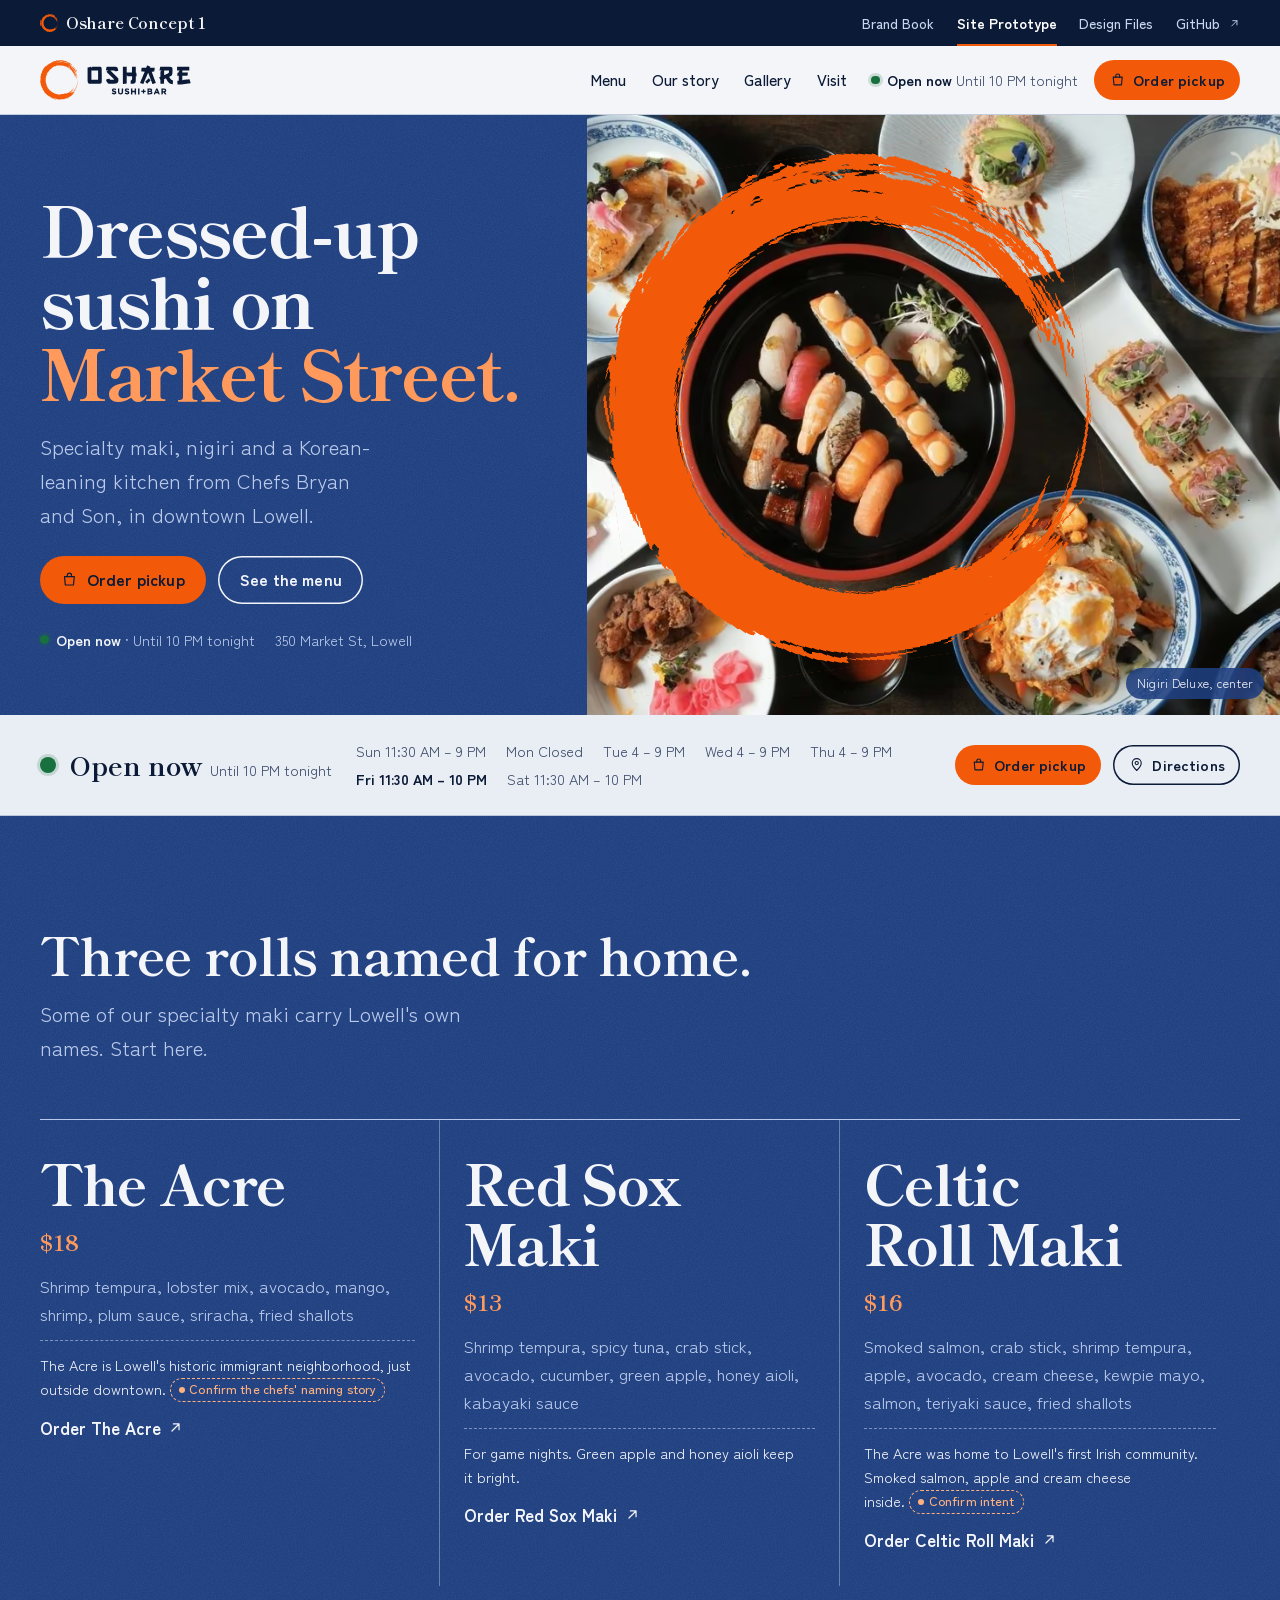
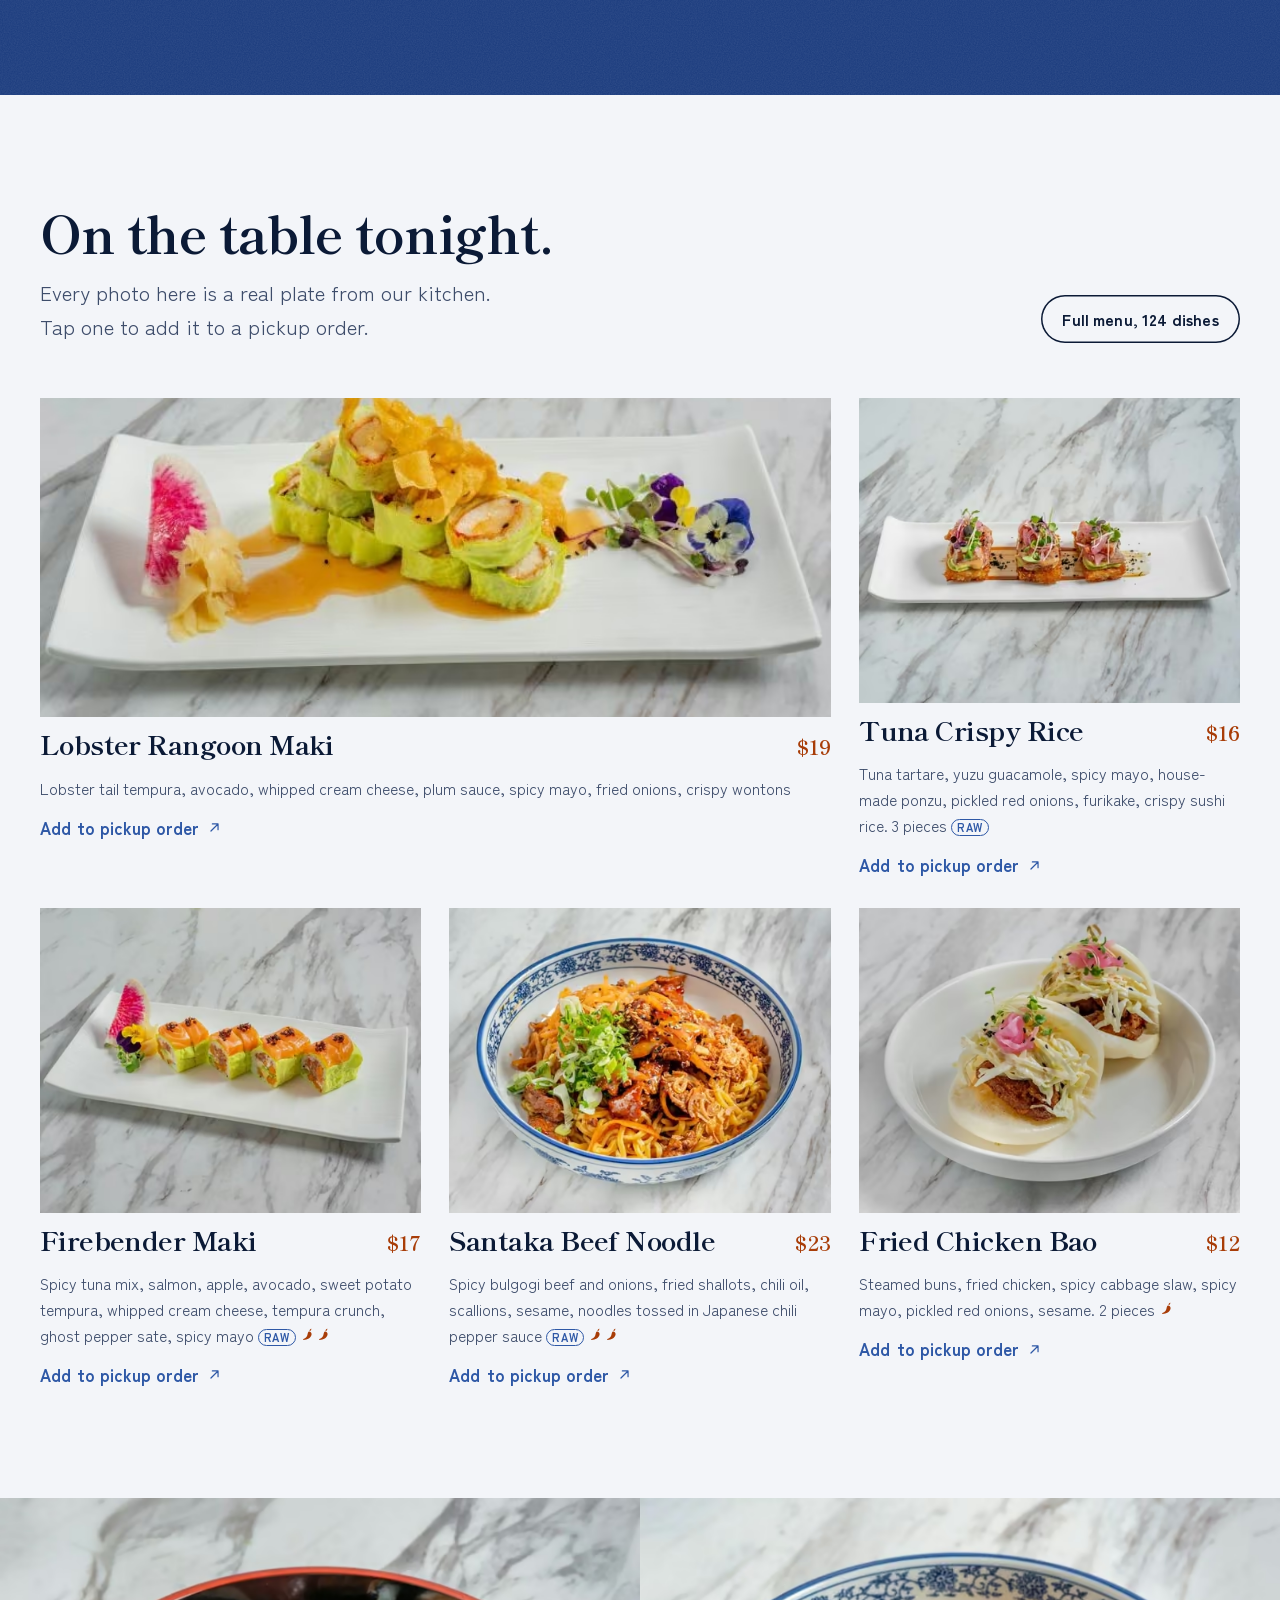
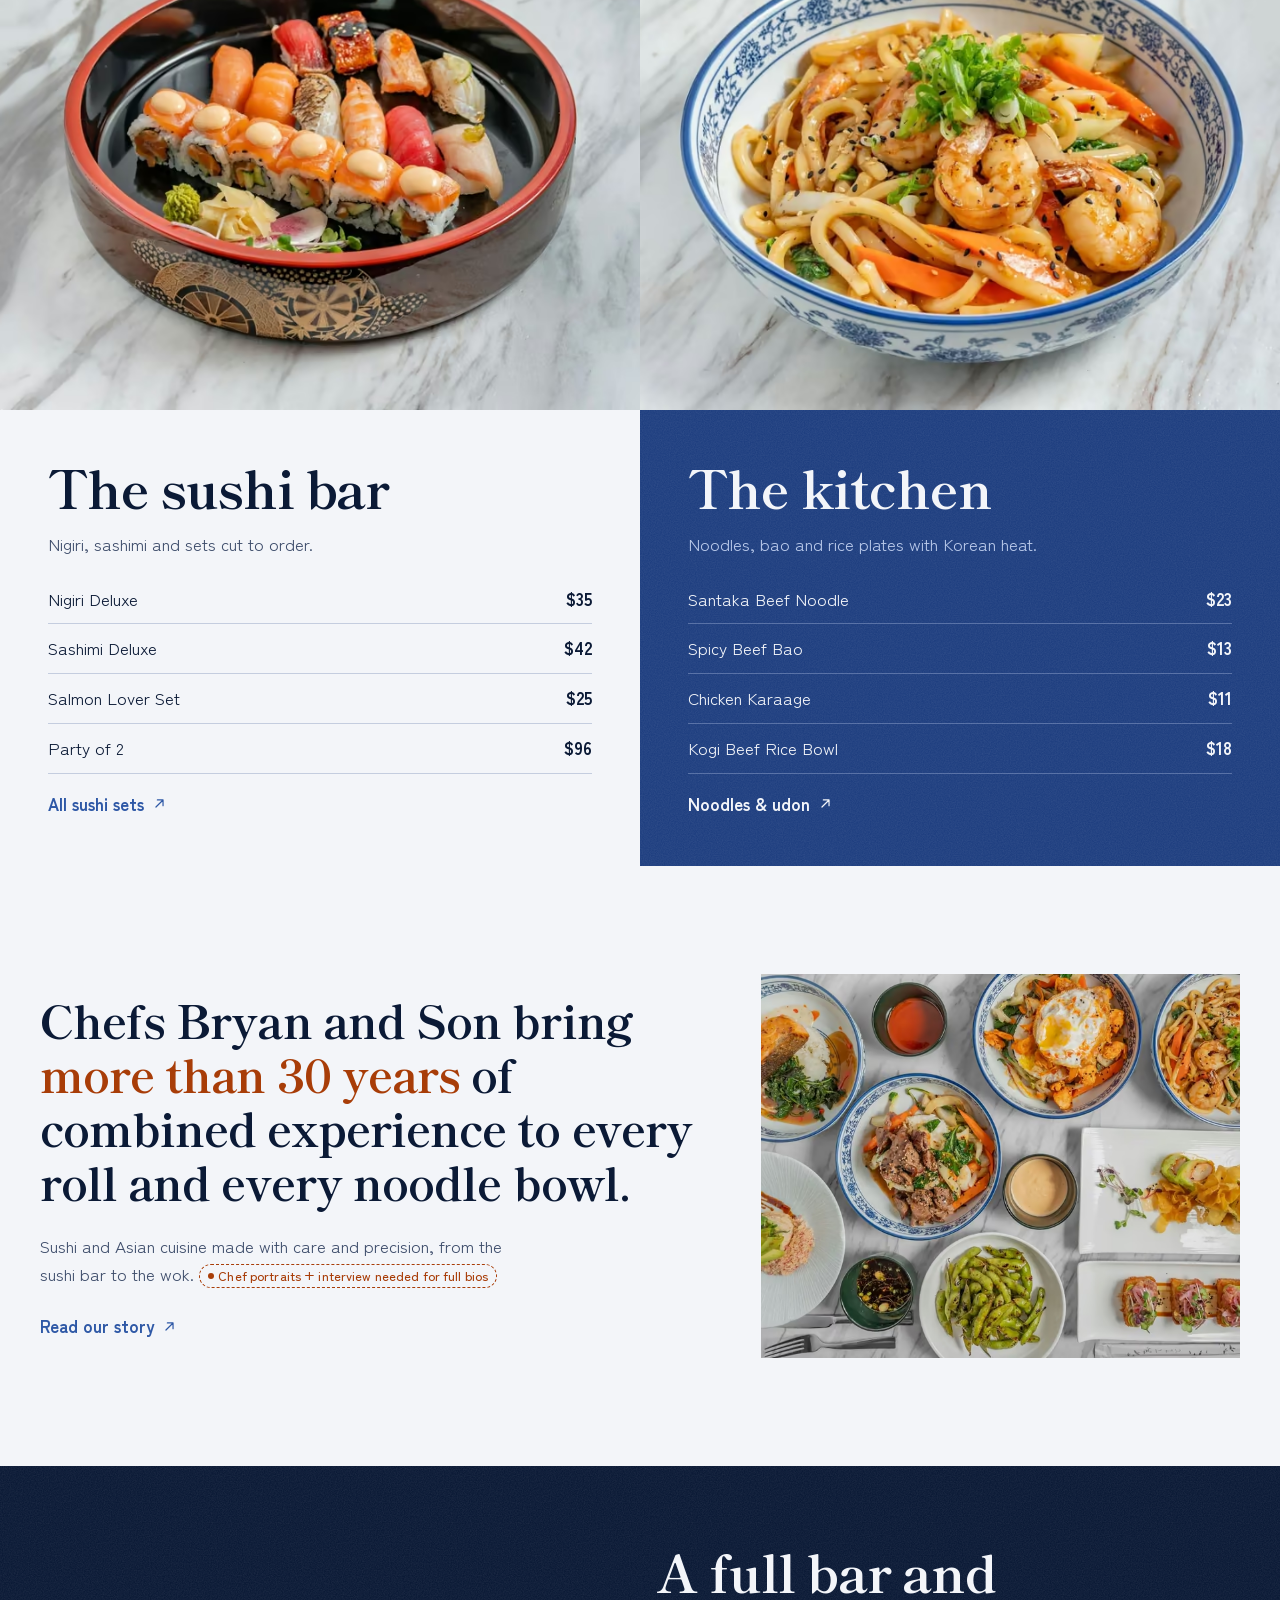
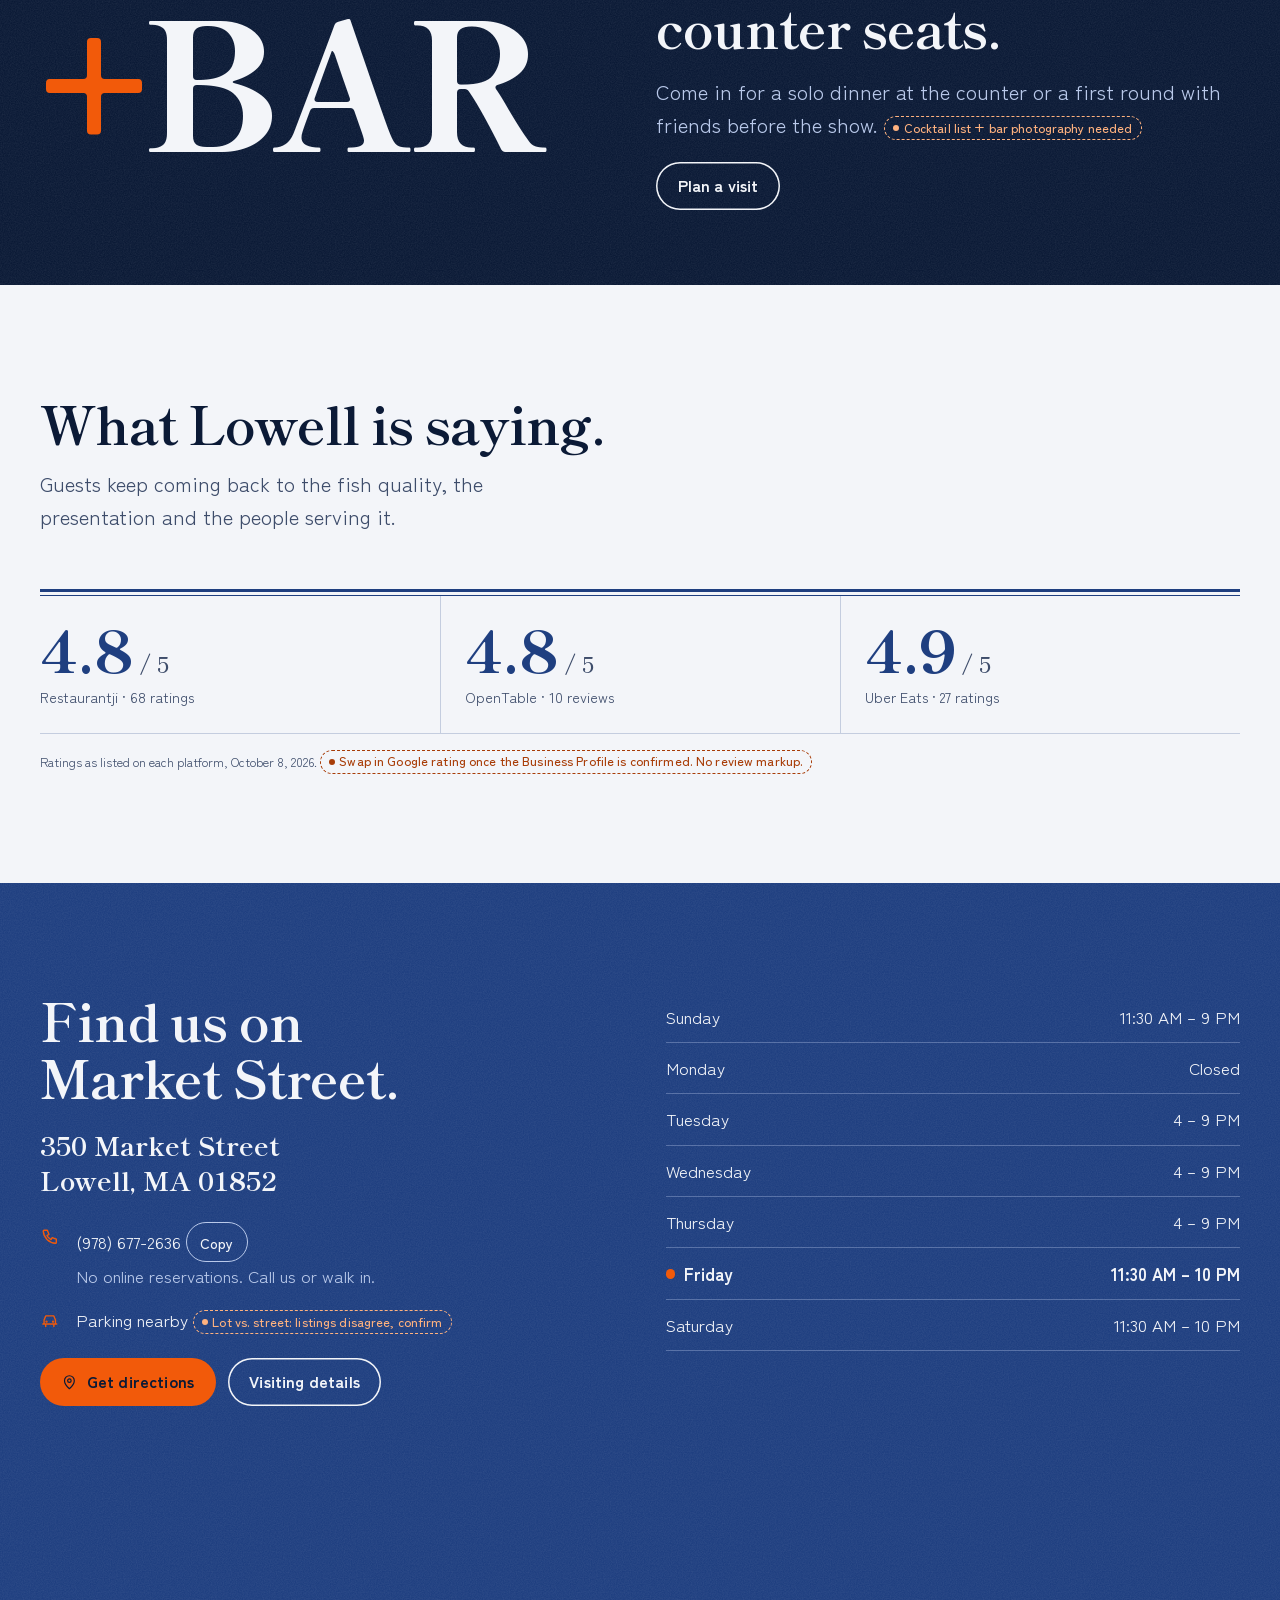
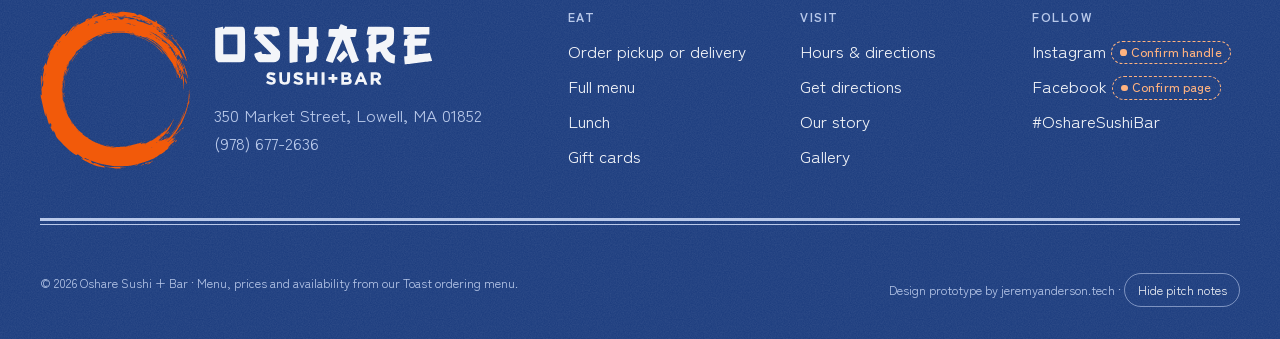
<file: site/index.html>
<!doctype html>
<html lang="en">
<head>
<meta charset="utf-8">
<meta name="viewport" content="width=device-width, initial-scale=1, viewport-fit=cover">
<meta name="robots" content="noindex, nofollow">
<script>document.documentElement.classList.add("js")</script>
<title>Oshare Sushi + Bar | Sushi, Maki &amp; Cocktails on Market Street, Lowell MA</title>
<meta name="description" content="Specialty maki, nigiri, sashimi and a Korean-leaning kitchen from Chefs Bryan and Son at 350 Market Street in downtown Lowell, MA. Order pickup or delivery online.">
<meta property="og:type" content="restaurant">
<meta property="og:title" content="Oshare Sushi + Bar | Sushi, Maki &amp; Cocktails on Market Street, Lowell MA">
<meta property="og:description" content="Specialty maki, nigiri, sashimi and a Korean-leaning kitchen from Chefs Bryan and Son at 350 Market Street in downtown Lowell, MA. Order pickup or delivery online.">
<meta name="theme-color" content="#1F3F80">
<link rel="preload" href="../assets/fonts/shippori-mincho-b1-latin-800-normal.woff2" as="font" type="font/woff2" crossorigin>
<link rel="stylesheet" href="../assets/oshare.css?v=3361503d">
<script type="application/ld+json">{"@context":"https://schema.org","@type":"Restaurant","@id":"https://osharesushi.com/#restaurant","name":"Oshare Sushi + Bar","url":"https://osharesushi.com/","telephone":"+1-978-677-2636","image":"https://osharesushi.com/img/spread.jpg","logo":"https://osharesushi.com/assets/lockup-color.svg","servesCuisine":["Sushi","Japanese","Korean"],"priceRange":"$$","acceptsReservations":false,"hasMenu":"https://osharesushi.com/menu/","address":{"@type":"PostalAddress","streetAddress":"350 Market Street","addressLocality":"Lowell","addressRegion":"MA","postalCode":"01852","addressCountry":"US"},"openingHoursSpecification":[{"@type":"OpeningHoursSpecification","dayOfWeek":["Tuesday","Wednesday","Thursday"],"opens":"16:00","closes":"21:00"},{"@type":"OpeningHoursSpecification","dayOfWeek":["Friday","Saturday"],"opens":"11:30","closes":"22:00"},{"@type":"OpeningHoursSpecification","dayOfWeek":"Sunday","opens":"11:30","closes":"21:00"}],"potentialAction":{"@type":"OrderAction","target":"https://toast.app/r/osharesushibar/order","deliveryMethod":["http://purl.org/goodrelations/v1#DeliveryModePickUp","http://purl.org/goodrelations/v1#DeliveryModeOwnFleet"]}}</script>
<meta property="og:url" content="https://cptnope.github.io/Oshare-Concept-1/site/">
<meta property="og:image" content="https://cptnope.github.io/Oshare-Concept-1/img/share/share-site.jpg">
<meta property="og:image:width" content="1200">
<meta property="og:image:height" content="630">
<meta property="og:image:alt" content="Oshare website prototype: Dressed-up sushi on Market Street, with the ensō circling a tray of nigiri">
<meta name="twitter:card" content="summary_large_image">
<link rel="icon" href="../assets/favicon-32.png" sizes="32x32" type="image/png">
<link rel="icon" href="../assets/icon-192.png" sizes="192x192" type="image/png">
<link rel="apple-touch-icon" href="../assets/apple-touch-icon.png">
</head>
<body>
<svg width="0" height="0" style="position:absolute" aria-hidden="true">
<symbol id="i-arrow" viewBox="0 0 24 24"><path d="M7 17 17 7M9 7h8v8"/></symbol>
<symbol id="i-bag" viewBox="0 0 24 24"><path d="M5 8h14l-1.2 12H6.2L5 8Z"/><path d="M9 8V6a3 3 0 0 1 6 0v2"/></symbol>
<symbol id="i-phone" viewBox="0 0 24 24"><path d="M5 4h4l2 5-2.5 1.5a11 11 0 0 0 5 5L15 13l5 2v4a1 1 0 0 1-1 1A16 16 0 0 1 4 5a1 1 0 0 1 1-1Z"/></symbol>
<symbol id="i-pin" viewBox="0 0 24 24"><path d="M12 21s-7-6.2-7-11.5A7 7 0 0 1 19 9.5C19 14.8 12 21 12 21Z"/><circle cx="12" cy="9.5" r="2.5"/></symbol>
<symbol id="i-clock" viewBox="0 0 24 24"><circle cx="12" cy="12" r="8.5"/><path d="M12 7.5V12l3 2"/></symbol>
<symbol id="i-menu" viewBox="0 0 24 24"><path d="M4 7h16M4 12h16M4 17h10"/></symbol>
<symbol id="i-search" viewBox="0 0 24 24"><circle cx="11" cy="11" r="6.5"/><path d="m20 20-4.2-4.2"/></symbol>
<symbol id="i-gift" viewBox="0 0 24 24"><path d="M4 10h16v10H4zM3 7h18v3H3zM12 7v13"/><path d="M12 7c-1.5-3-5-3.5-5-1.5S10 7 12 7Zm0 0c1.5-3 5-3.5 5-1.5S14 7 12 7Z"/></symbol>
<symbol id="i-car" viewBox="0 0 24 24"><path d="M5 16V11l2-5h10l2 5v5M3.5 16h17M7 19v-3m10 3v-3"/><circle cx="8" cy="13" r=".6"/><circle cx="16" cy="13" r=".6"/></symbol>
<symbol id="i-glass" viewBox="0 0 24 24"><path d="M5 4h14l-7 8-7-8ZM12 12v7M8 20h8"/></symbol>
<symbol id="i-chili" viewBox="0 0 24 24"><path fill="currentColor" stroke="none" d="M14.6 7.2c2.6.2 4.6 2.5 4 5.4-.9 4.7-6.6 8.4-12.8 8.4-.9 0-1.1-1.2-.3-1.5 3.9-1.6 6-4.2 6.6-7.4.4-2.6 1.1-4.8 2.5-4.9ZM15.4 6.3c.1-1.7 1.1-3 2.6-3.4.5-.1.8.5.4.8-.9.7-1.4 1.6-1.5 2.8-.5-.2-1-.2-1.5-.2Z"/></symbol>
</svg>
<a class="skip" href="#main">Skip to content</a>
<nav class="concept" aria-label="Oshare concept"><div class="concept__in"><a class="concept__home" href="../"><span class="enso" aria-hidden="true"></span><span>Oshare <span class="t">Concept 1</span></span></a><div class="concept__links"><a href="../brand-book/">Brand Book</a><a href="../site/" aria-current="page">Site Prototype</a><a href="../#design-files">Design Files</a><a class="ext" href="https://github.com/CptNope/Oshare-Concept-1" rel="noopener">GitHub<svg class="ico" viewBox="0 0 24 24" aria-hidden="true"><path d="M7 17 17 7M9 7h8v8"/></svg></a></div></div></nav><header class="hdr" data-open="false">
  <div class="wrap hdr__in">
    <a class="brand" href="./" aria-label="Oshare Sushi + Bar, home"><span class="enso" aria-hidden="true"></span><span class="wordmark" aria-hidden="true"></span></a>
    <nav class="nav" id="site-nav" aria-label="Main"><a href="menu.html">Menu</a><a href="story.html">Our story</a><a href="gallery.html">Gallery</a><a href="visit.html">Visit</a></nav>
    <div class="hdr__act">
      <span class="status" data-status><span class="status__dot" aria-hidden="true"></span><span><b>Open Tue–Sun</b> <span data-status-detail>Closed Mondays</span></span></span>
      <a class="btn btn--sm" href="https://toast.app/r/osharesushibar/order" rel="noopener" target="_blank"><svg class="ico" aria-hidden="true"><use href="#i-bag"/></svg><span class="long">Order pickup</span><span class="short">Order</span><span class="sr-only"> (opens in a new tab)</span></a>
      <button class="menu-btn" type="button" aria-controls="site-nav" aria-expanded="false" aria-label="Open menu"><svg class="ico" aria-hidden="true"><use href="#i-menu"/></svg></button>
    </div>
  </div>
</header>
<main id="main">
  <section class="hero field" aria-labelledby="hero-h">
    <div class="hero__copy">
      <h1 id="hero-h"><span class="nowrap">Dressed-up</span> sushi on <em class="nowrap">Market Street.</em></h1>
      <p class="hero__lead">Specialty maki, nigiri and a Korean-leaning kitchen from Chefs Bryan and Son, in downtown Lowell.</p>
      <div class="hero__cta">
        <a class="btn" href="https://toast.app/r/osharesushibar/order" target="_blank" rel="noopener"><svg class="ico" aria-hidden="true"><use href="#i-bag"/></svg>Order pickup<span class="sr-only"> (opens in a new tab)</span></a>
        <a class="btn btn--ghost" href="menu.html">See the menu</a>
      </div>
      <div class="hero__meta">
        <span class="status" data-status><span class="status__dot" aria-hidden="true"></span><span><b>Open Tue–Sun</b> · <span data-status-detail>Closed Mondays</span></span></span>
        <span>350 Market St, Lowell</span>
      </div>
    </div>
    <figure class="hero__photo">
      <picture><source type="image/avif" srcset="../img/w/night-240.avif 240w, ../img/w/night-480.avif 480w, ../img/w/night-720.avif 720w, ../img/w/night-960.avif 960w, ../img/w/night-1372.avif 1372w" sizes="(max-width: 57.5em) 100vw, (max-width: 79.5em) 790px, (max-width: 108em) 62vw, (max-width: 122.5em) 1060px, 54vw"><source type="image/webp" srcset="../img/w/night-240.webp 240w, ../img/w/night-480.webp 480w, ../img/w/night-720.webp 720w, ../img/w/night-960.webp 960w, ../img/w/night-1372.webp 1372w" sizes="(max-width: 57.5em) 100vw, (max-width: 79.5em) 790px, (max-width: 108em) 62vw, (max-width: 122.5em) 1060px, 54vw"><img src="../img/night.jpg" alt="Overhead view of Oshare's table: nigiri and a salmon roll on a red-rimmed lacquer tray, surrounded by blue-and-white porcelain bowls of salmon, katsu, spicy chicken and edamame on dark wood" width="1372" height="984" fetchpriority="high"></picture>
      <span class="enso paint" aria-hidden="true"></span>
      <figcaption>Nigiri Deluxe, center</figcaption>
    </figure>
  </section>

  <section class="tonight" aria-label="Today">
    <div class="wrap tonight__in">
      <p class="tonight__state status" data-status><span class="status__dot" aria-hidden="true"></span><span><b>Open Tue–Sun</b> <span class="muted" data-status-detail style="font-family:var(--sans);font-size:var(--fs-sm);font-weight:400">Closed Mondays</span></span></p>
      <div class="tonight__hours tnum"><span data-day="0">Sun 11:30 AM – 9 PM</span><span data-day="1">Mon Closed</span><span data-day="2">Tue 4 – 9 PM</span><span data-day="3">Wed 4 – 9 PM</span><span data-day="4">Thu 4 – 9 PM</span><span data-day="5">Fri 11:30 AM – 10 PM</span><span data-day="6">Sat 11:30 AM – 10 PM</span></div>
      <div class="tonight__acts"><a class="btn btn--sm" href="https://toast.app/r/osharesushibar/order" target="_blank" rel="noopener"><svg class="ico" aria-hidden="true"><use href="#i-bag"/></svg>Order pickup<span class="sr-only"> (opens in a new tab)</span></a><a class="btn btn--sm btn--ghost" href="https://www.google.com/maps/dir/?api=1&destination=350+Market+Street%2C+Lowell%2C+MA+01852" target="_blank" rel="noopener"><svg class="ico" aria-hidden="true"><use href="#i-pin"/></svg>Directions<span class="sr-only"> (opens in a new tab)</span></a></div>
    </div>
  </section>

  <section class="sec field" aria-labelledby="named-h">
    <div class="wrap">
      <div class="sec-head"><h2 id="named-h">Three rolls named for home.</h2><p>Some of our specialty maki carry Lowell's own names. Start here.</p></div>
      <div class="named">
        <article><h3>The Acre</h3><span class="price">$18</span><p>Shrimp tempura, lobster mix, avocado, mango, shrimp, plum sauce, sriracha, fried shallots</p><p class="why">The Acre is Lowell's historic immigrant neighborhood, just outside downtown. <span class="note">Confirm the chefs' naming story</span></p><a class="link-arrow" href="https://toast.app/r/osharesushibar/order/item-the-acre_c94f43a1-fe87-477f-869d-c4db75ac37f8" target="_blank" rel="noopener">Order The Acre<svg class="ico" aria-hidden="true"><use href="#i-arrow"/></svg><span class="sr-only"> (opens in a new tab)</span></a></article>
        <article><h3>Red Sox Maki</h3><span class="price">$13</span><p>Shrimp tempura, spicy tuna, crab stick, avocado, cucumber, green apple, honey aioli, kabayaki sauce</p><p class="why">For game nights. Green apple and honey aioli keep it bright.</p><a class="link-arrow" href="https://toast.app/r/osharesushibar/order/item-red-sox-maki_63b848cc-34f7-4784-8ffb-a70eaa7c7e0d" target="_blank" rel="noopener">Order Red Sox Maki<svg class="ico" aria-hidden="true"><use href="#i-arrow"/></svg><span class="sr-only"> (opens in a new tab)</span></a></article>
        <article><h3>Celtic Roll Maki</h3><span class="price">$16</span><p>Smoked salmon, crab stick, shrimp tempura, apple, avocado, cream cheese, kewpie mayo, salmon, teriyaki sauce, fried shallots</p><p class="why">The Acre was home to Lowell's first Irish community. Smoked salmon, apple and cream cheese inside. <span class="note">Confirm intent</span></p><a class="link-arrow" href="https://toast.app/r/osharesushibar/order/item-celtic-roll-maki_f3cc9637-228b-4584-ad0a-6318dd70982f" target="_blank" rel="noopener">Order Celtic Roll Maki<svg class="ico" aria-hidden="true"><use href="#i-arrow"/></svg><span class="sr-only"> (opens in a new tab)</span></a></article>
      </div>
    </div>
  </section>

  <section class="sec" aria-labelledby="plates-h">
    <div class="wrap">
      <div class="sec-head sec-head--split"><div style="display:grid;gap:1rem"><h2 id="plates-h">On the table tonight.</h2><p>Every photo here is a real plate from our kitchen. Tap one to add it to a pickup order.</p></div><a class="btn btn--ghost" href="menu.html">Full menu, 124 dishes</a></div>
      <div class="plates">
        <article class="plate plate--wide">
  <div class="plate__img"><picture><source type="image/avif" srcset="../img/w/lobster-240.avif 240w, ../img/w/lobster-480.avif 480w, ../img/w/lobster-720.avif 720w" sizes="(max-width: 60em) 100vw, (min-width: 82.5em) 820px, 62vw"><source type="image/webp" srcset="../img/w/lobster-240.webp 240w, ../img/w/lobster-480.webp 480w, ../img/w/lobster-720.webp 720w" sizes="(max-width: 60em) 100vw, (min-width: 82.5em) 820px, 62vw"><img decoding="async" src="../img/lobster.jpg" alt="Lobster Rangoon Maki: eight pieces topped with crispy wontons, avocado and plum sauce on a white plate" loading="lazy" width="720" height="576"></picture><span class="enso plate__ring" aria-hidden="true"></span></div>
  <div class="plate__row"><h3>Lobster Rangoon Maki</h3><span class="price">$19</span></div>
  <p>Lobster tail tempura, avocado, whipped cream cheese, plum sauce, spicy mayo, fried onions, crispy wontons  </p>
  <a class="link-arrow" href="https://toast.app/r/osharesushibar/order/item-lobster-rangoon-maki_08fd6ef1-e0b3-4896-8920-0f499bb9b5dc" target="_blank" rel="noopener">Add <span class="sr-only">Lobster Rangoon Maki </span>to pickup order<svg class="ico" aria-hidden="true"><use href="#i-arrow"/></svg><span class="sr-only"> (opens in a new tab)</span></a>
</article>
        <article class="plate ">
  <div class="plate__img"><picture><source type="image/avif" srcset="../img/w/crispyRice-240.avif 240w, ../img/w/crispyRice-480.avif 480w, ../img/w/crispyRice-720.avif 720w" sizes="(max-width: 37.5em) 100vw, (max-width: 60em) 46vw, (min-width: 82.5em) 390px, 30vw"><source type="image/webp" srcset="../img/w/crispyRice-240.webp 240w, ../img/w/crispyRice-480.webp 480w, ../img/w/crispyRice-720.webp 720w" sizes="(max-width: 37.5em) 100vw, (max-width: 60em) 46vw, (min-width: 82.5em) 390px, 30vw"><img decoding="async" src="../img/crispyRice.jpg" alt="Three pieces of tuna crispy rice with yuzu guacamole and pickled red onion" loading="lazy" width="720" height="576"></picture><span class="enso plate__ring" aria-hidden="true"></span></div>
  <div class="plate__row"><h3>Tuna Crispy Rice</h3><span class="price">$16</span></div>
  <p>Tuna tartare, yuzu guacamole, spicy mayo, house-made ponzu, pickled red onions, furikake, crispy sushi rice. 3 pieces <span class="mark mark--raw" title="Served raw or undercooked">RAW<span class="sr-only">, served raw or undercooked</span></span> </p>
  <a class="link-arrow" href="https://toast.app/r/osharesushibar/order/item-tuna-crispy-rice_2101dacc-df90-4797-a412-478f6311cfc1" target="_blank" rel="noopener">Add <span class="sr-only">Tuna Crispy Rice </span>to pickup order<svg class="ico" aria-hidden="true"><use href="#i-arrow"/></svg><span class="sr-only"> (opens in a new tab)</span></a>
</article>
        <article class="plate ">
  <div class="plate__img"><picture><source type="image/avif" srcset="../img/w/firebender-240.avif 240w, ../img/w/firebender-480.avif 480w, ../img/w/firebender-720.avif 720w" sizes="(max-width: 37.5em) 100vw, (max-width: 60em) 46vw, (min-width: 82.5em) 390px, 30vw"><source type="image/webp" srcset="../img/w/firebender-240.webp 240w, ../img/w/firebender-480.webp 480w, ../img/w/firebender-720.webp 720w" sizes="(max-width: 37.5em) 100vw, (max-width: 60em) 46vw, (min-width: 82.5em) 390px, 30vw"><img decoding="async" src="../img/firebender.jpg" alt="Firebender Maki with spicy tuna, salmon and ghost pepper sate on a white plate" loading="lazy" width="720" height="576"></picture><span class="enso plate__ring" aria-hidden="true"></span></div>
  <div class="plate__row"><h3>Firebender Maki</h3><span class="price">$17</span></div>
  <p>Spicy tuna mix, salmon, apple, avocado, sweet potato tempura, whipped cream cheese, tempura crunch, ghost pepper sate, spicy mayo <span class="mark mark--raw" title="Served raw or undercooked">RAW<span class="sr-only">, served raw or undercooked</span></span> <span class="mark mark--hot" role="img" aria-label="Very spicy"><svg aria-hidden="true"><use href="#i-chili"/></svg><svg aria-hidden="true"><use href="#i-chili"/></svg></span></p>
  <a class="link-arrow" href="https://toast.app/r/osharesushibar/order/item-firebender-maki_1d96c5db-8b62-47e7-8c83-397c6780c539" target="_blank" rel="noopener">Add <span class="sr-only">Firebender Maki </span>to pickup order<svg class="ico" aria-hidden="true"><use href="#i-arrow"/></svg><span class="sr-only"> (opens in a new tab)</span></a>
</article>
        <article class="plate ">
  <div class="plate__img"><picture><source type="image/avif" srcset="../img/w/santaka-240.avif 240w, ../img/w/santaka-480.avif 480w, ../img/w/santaka-720.avif 720w" sizes="(max-width: 37.5em) 100vw, (max-width: 60em) 46vw, (min-width: 82.5em) 390px, 30vw"><source type="image/webp" srcset="../img/w/santaka-240.webp 240w, ../img/w/santaka-480.webp 480w, ../img/w/santaka-720.webp 720w" sizes="(max-width: 37.5em) 100vw, (max-width: 60em) 46vw, (min-width: 82.5em) 390px, 30vw"><img decoding="async" src="../img/santaka.jpg" alt="Santaka Beef Noodle with spicy bulgogi beef in a blue-and-white porcelain bowl" loading="lazy" width="720" height="576"></picture><span class="enso plate__ring" aria-hidden="true"></span></div>
  <div class="plate__row"><h3>Santaka Beef Noodle</h3><span class="price">$23</span></div>
  <p>Spicy bulgogi beef and onions, fried shallots, chili oil, scallions, sesame, noodles tossed in Japanese chili pepper sauce <span class="mark mark--raw" title="Served raw or undercooked">RAW<span class="sr-only">, served raw or undercooked</span></span> <span class="mark mark--hot" role="img" aria-label="Very spicy"><svg aria-hidden="true"><use href="#i-chili"/></svg><svg aria-hidden="true"><use href="#i-chili"/></svg></span></p>
  <a class="link-arrow" href="https://toast.app/r/osharesushibar/order/item-santaka-beef-noodle_7adec39e-9436-43f8-99c4-87e6ecc752bb" target="_blank" rel="noopener">Add <span class="sr-only">Santaka Beef Noodle </span>to pickup order<svg class="ico" aria-hidden="true"><use href="#i-arrow"/></svg><span class="sr-only"> (opens in a new tab)</span></a>
</article>
        <article class="plate ">
  <div class="plate__img"><picture><source type="image/avif" srcset="../img/w/bao-240.avif 240w, ../img/w/bao-480.avif 480w, ../img/w/bao-720.avif 720w" sizes="(max-width: 37.5em) 100vw, (max-width: 60em) 46vw, (min-width: 82.5em) 390px, 30vw"><source type="image/webp" srcset="../img/w/bao-240.webp 240w, ../img/w/bao-480.webp 480w, ../img/w/bao-720.webp 720w" sizes="(max-width: 37.5em) 100vw, (max-width: 60em) 46vw, (min-width: 82.5em) 390px, 30vw"><img decoding="async" src="../img/bao.jpg" alt="Two fried chicken bao with spicy slaw and pickled red onion" loading="lazy" width="720" height="576"></picture><span class="enso plate__ring" aria-hidden="true"></span></div>
  <div class="plate__row"><h3>Fried Chicken Bao</h3><span class="price">$12</span></div>
  <p>Steamed buns, fried chicken, spicy cabbage slaw, spicy mayo, pickled red onions, sesame. 2 pieces  <span class="mark mark--hot" role="img" aria-label="Spicy"><svg aria-hidden="true"><use href="#i-chili"/></svg></span></p>
  <a class="link-arrow" href="https://toast.app/r/osharesushibar/order/item-fried-chicken-bao_4d245b73-35a1-4469-953d-b2c3e8a07b68" target="_blank" rel="noopener">Add <span class="sr-only">Fried Chicken Bao </span>to pickup order<svg class="ico" aria-hidden="true"><use href="#i-arrow"/></svg><span class="sr-only"> (opens in a new tab)</span></a>
</article>
      </div>
    </div>
  </section>

  <section class="counters" aria-label="The sushi bar and the kitchen">
    <div class="counter">
      <figure><picture><source type="image/avif" srcset="../img/w/tray-240.avif 240w, ../img/w/tray-480.avif 480w, ../img/w/tray-720.avif 720w, ../img/w/tray-960.avif 960w, ../img/w/tray-1280.avif 1280w, ../img/w/tray-1600.avif 1600w" sizes="(max-width: 53.75em) 100vw, 50vw"><source type="image/webp" srcset="../img/w/tray-240.webp 240w, ../img/w/tray-480.webp 480w, ../img/w/tray-720.webp 720w, ../img/w/tray-960.webp 960w, ../img/w/tray-1280.webp 1280w, ../img/w/tray-1600.webp 1600w" sizes="(max-width: 53.75em) 100vw, 50vw"><img decoding="async" src="../img/tray.jpg" alt="Nigiri Deluxe on a red-rimmed black lacquer tray: ten nigiri and a spicy salmon roll on marble" loading="lazy" width="1600" height="1280"></picture></figure>
      <div class="counter__body"><h3>The sushi bar</h3><p class="muted">Nigiri, sashimi and sets cut to order.</p><ul class="tnum"><li><span>Nigiri Deluxe</span><span>$35</span></li><li><span>Sashimi Deluxe</span><span>$42</span></li><li><span>Salmon Lover Set</span><span>$25</span></li><li><span>Party of 2</span><span>$96</span></li></ul><a class="link-arrow" href="menu.html#sets">All sushi sets<svg class="ico" aria-hidden="true"><use href="#i-arrow"/></svg></a></div>
    </div>
    <div class="counter field">
      <figure><picture><source type="image/avif" srcset="../img/w/udon-240.avif 240w, ../img/w/udon-480.avif 480w, ../img/w/udon-720.avif 720w, ../img/w/udon-960.avif 960w, ../img/w/udon-1280.avif 1280w, ../img/w/udon-1600.avif 1600w" sizes="(max-width: 53.75em) 100vw, 50vw"><source type="image/webp" srcset="../img/w/udon-240.webp 240w, ../img/w/udon-480.webp 480w, ../img/w/udon-720.webp 720w, ../img/w/udon-960.webp 960w, ../img/w/udon-1280.webp 1280w, ../img/w/udon-1600.webp 1600w" sizes="(max-width: 53.75em) 100vw, 50vw"><img decoding="async" src="../img/udon.jpg" alt="Stir-fried noodles with shrimp, carrots and scallions in a blue-and-white porcelain bowl" loading="lazy" width="1600" height="1280"></picture></figure>
      <div class="counter__body"><h3>The kitchen</h3><p class="muted">Noodles, bao and rice plates with Korean heat.</p><ul class="tnum"><li><span>Santaka Beef Noodle</span><span>$23</span></li><li><span>Spicy Beef Bao</span><span>$13</span></li><li><span>Chicken Karaage</span><span>$11</span></li><li><span>Kogi Beef Rice Bowl</span><span>$18</span></li></ul><a class="link-arrow" href="menu.html#noodles">Noodles &amp; udon<svg class="ico" aria-hidden="true"><use href="#i-arrow"/></svg></a></div>
    </div>
  </section>

  <section class="sec" aria-labelledby="chefs-h">
    <div class="wrap chefs">
      <div style="display:grid;gap:1.5rem">
        <h2 id="chefs-h" class="sr-only">Our chefs</h2>
        <blockquote>Chefs Bryan and Son bring <span>more than 30 years</span> of combined experience to every roll and every noodle bowl.</blockquote>
        <p class="muted" style="max-width:52ch">Sushi and Asian cuisine made with care and precision, from the sushi bar to the wok. <span class="note">Chef portraits + interview needed for full bios</span></p>
        <a class="link-arrow" href="story.html">Read our story<svg class="ico" aria-hidden="true"><use href="#i-arrow"/></svg></a>
      </div>
      <figure style="margin:0"><picture><source type="image/avif" srcset="../img/w/spread-240.avif 240w, ../img/w/spread-480.avif 480w, ../img/w/spread-720.avif 720w, ../img/w/spread-960.avif 960w, ../img/w/spread-1280.avif 1280w, ../img/w/spread-1600.avif 1600w" sizes="(max-width: 53.75em) 100vw, (min-width: 82.5em) 490px, 38vw"><source type="image/webp" srcset="../img/w/spread-240.webp 240w, ../img/w/spread-480.webp 480w, ../img/w/spread-720.webp 720w, ../img/w/spread-960.webp 960w, ../img/w/spread-1280.webp 1280w, ../img/w/spread-1600.webp 1600w" sizes="(max-width: 53.75em) 100vw, (min-width: 82.5em) 490px, 38vw"><img decoding="async" src="../img/spread.jpg" alt="A full Oshare spread on marble: bulgogi beef, shrimp noodles, a rice bowl with fried egg, edamame and crispy rice in blue-and-white porcelain" loading="lazy" width="1600" height="1280"></picture></figure>
    </div>
  </section>

  <section class="sec sec--tight field field--band" aria-labelledby="bar-h">
    <div class="wrap barstack" style="display:grid;gap:2rem;align-items:center">
      <p aria-hidden="true" style="font-family:var(--display);font-weight:800;font-size:clamp(5rem,3rem + 10vw,12rem);line-height:.85;letter-spacing:-.04em;color:var(--on-cobalt)"><span style="color:var(--enso)">+</span>BAR</p>
      <div style="display:grid;gap:1.25rem">
        <h2 id="bar-h" style="font-size:var(--fs-h2)">A full bar and counter seats.</h2>
        <p class="muted" style="font-size:var(--fs-lead)">Come in for a solo dinner at the counter or a first round with friends before the show. <span class="note">Cocktail list + bar photography needed</span></p>
        <div><a class="btn btn--ghost" href="visit.html">Plan a visit</a></div>
      </div>
    </div>
  </section>

  <section class="sec" aria-labelledby="ratings-h">
    <div class="wrap">
      <div class="sec-head"><h2 id="ratings-h">What Lowell is saying.</h2><p>Guests keep coming back to the fish quality, the presentation and the people serving it.</p></div>
      <div class="ratings">
        <div class="rating"><span class="rating__n tnum">4.8<small> / 5</small></span><span class="rating__src">Restaurantji · 68 ratings</span></div>
        <div class="rating"><span class="rating__n tnum">4.8<small> / 5</small></span><span class="rating__src">OpenTable · 10 reviews</span></div>
        <div class="rating"><span class="rating__n tnum">4.9<small> / 5</small></span><span class="rating__src">Uber Eats · 27 ratings</span></div>
      </div>
      <p class="muted" style="font-size:var(--fs-xs);margin-top:1rem">Ratings as listed on each platform, October 8, 2026. <span class="note">Swap in Google rating once the Business Profile is confirmed. No review markup.</span></p>
    </div>
  </section>

  <section class="sec field" aria-labelledby="visit-h">
    <div class="wrap visit">
      <div style="display:grid;gap:1.5rem;align-content:start">
        <h2 id="visit-h" style="font-size:var(--fs-h2)">Find us on Market Street.</h2>
        <p class="addr">350 Market Street<br>Lowell, MA 01852</p>
        <div class="facts">
          <div class="fact"><svg class="ico" aria-hidden="true"><use href="#i-phone"/></svg><div><a class="tnum" href="tel:+19786772636">(978) 677-2636</a> <button class="chip js-only" style="color:var(--on-cobalt);border-color:var(--on-cobalt-2)" type="button" data-copy="(978) 677-2636">Copy</button><br><span class="muted">No online reservations. Call us or walk in.</span></div></div>
          <div class="fact"><svg class="ico" aria-hidden="true"><use href="#i-car"/></svg><div>Parking nearby <span class="note">Lot vs. street: listings disagree, confirm</span></div></div>
        </div>
        <div class="hero__cta"><a class="btn" href="https://www.google.com/maps/dir/?api=1&destination=350+Market+Street%2C+Lowell%2C+MA+01852" target="_blank" rel="noopener"><svg class="ico" aria-hidden="true"><use href="#i-pin"/></svg>Get directions<span class="sr-only"> (opens in a new tab)</span></a><a class="btn btn--ghost" href="visit.html">Visiting details</a></div>
      </div>
      <div><table class="hours"><caption class="sr-only">Opening hours</caption><tbody><tr data-day="0"><th scope="row">Sunday</th><td>11:30 AM – 9 PM</td></tr><tr data-day="1"><th scope="row">Monday</th><td>Closed</td></tr><tr data-day="2"><th scope="row">Tuesday</th><td>4 – 9 PM</td></tr><tr data-day="3"><th scope="row">Wednesday</th><td>4 – 9 PM</td></tr><tr data-day="4"><th scope="row">Thursday</th><td>4 – 9 PM</td></tr><tr data-day="5"><th scope="row">Friday</th><td>11:30 AM – 10 PM</td></tr><tr data-day="6"><th scope="row">Saturday</th><td>11:30 AM – 10 PM</td></tr></tbody></table></div>
    </div>
  </section>
</main>
<footer class="ftr field on-cobalt">
  <div class="wrap">
    <div class="ftr__top">
      <div class="ftr__mark"><span class="enso" aria-hidden="true"></span><div><span class="wordmark" role="img" aria-label="Oshare Sushi + Bar"></span><p class="muted" style="margin-top:.9rem;max-width:30ch">350 Market Street, Lowell, MA 01852<br><span class="tnum">(978) 677-2636</span></p></div></div>
      <div class="ftr__cols">
        <div><h2>Eat</h2><ul><li><a href="https://toast.app/r/osharesushibar/order" target="_blank" rel="noopener">Order pickup or delivery<span class="sr-only"> (opens in a new tab)</span></a></li><li><a href="menu.html">Full menu</a></li><li><a href="menu.html#lunch">Lunch</a></li><li><a href="https://www.toasttab.com/osharesushibar/giftcards" target="_blank" rel="noopener">Gift cards<span class="sr-only"> (opens in a new tab)</span></a></li></ul></div>
        <div><h2>Visit</h2><ul><li><a href="visit.html">Hours &amp; directions</a></li><li><a href="https://www.google.com/maps/dir/?api=1&destination=350+Market+Street%2C+Lowell%2C+MA+01852" target="_blank" rel="noopener">Get directions<span class="sr-only"> (opens in a new tab)</span></a></li><li><a href="story.html">Our story</a></li><li><a href="gallery.html">Gallery</a></li></ul></div>
        <div><h2>Follow</h2><ul><li><a href="https://www.instagram.com/osharesushibar/" target="_blank" rel="noopener">Instagram<span class="sr-only"> (opens in a new tab)</span></a> <span class="note">Confirm handle</span></li><li><a href="https://www.facebook.com/OshareSushiBar/" target="_blank" rel="noopener">Facebook<span class="sr-only"> (opens in a new tab)</span></a> <span class="note">Confirm page</span></li><li>#OshareSushiBar</li></ul></div>
      </div>
    </div>
    <hr class="rim" style="margin-top:3rem">
    <div class="ftr__base">
      <span>© 2026 Oshare Sushi + Bar · Menu, prices and availability from our Toast ordering menu.</span>
      <span>Design prototype by jeremyanderson.tech · <button type="button" data-notes-toggle aria-pressed="true">Hide pitch notes</button></span>
    </div>
  </div>
</footer>
<nav class="orderbar" aria-label="Quick actions">
  <a href="https://toast.app/r/osharesushibar/order" target="_blank" rel="noopener"><svg class="ico" aria-hidden="true"><use href="#i-bag"/></svg>Order pickup<span class="sr-only"> (opens in a new tab)</span></a>
  <a href="tel:+19786772636"><svg class="ico" aria-hidden="true"><use href="#i-phone"/></svg>Call</a>
  <a href="https://www.google.com/maps/dir/?api=1&destination=350+Market+Street%2C+Lowell%2C+MA+01852" target="_blank" rel="noopener"><svg class="ico" aria-hidden="true"><use href="#i-pin"/></svg>Directions<span class="sr-only"> (opens in a new tab)</span></a>
</nav>
<script src="../assets/oshare.js?v=403c3803"></script>
</body>
</html>
</file>
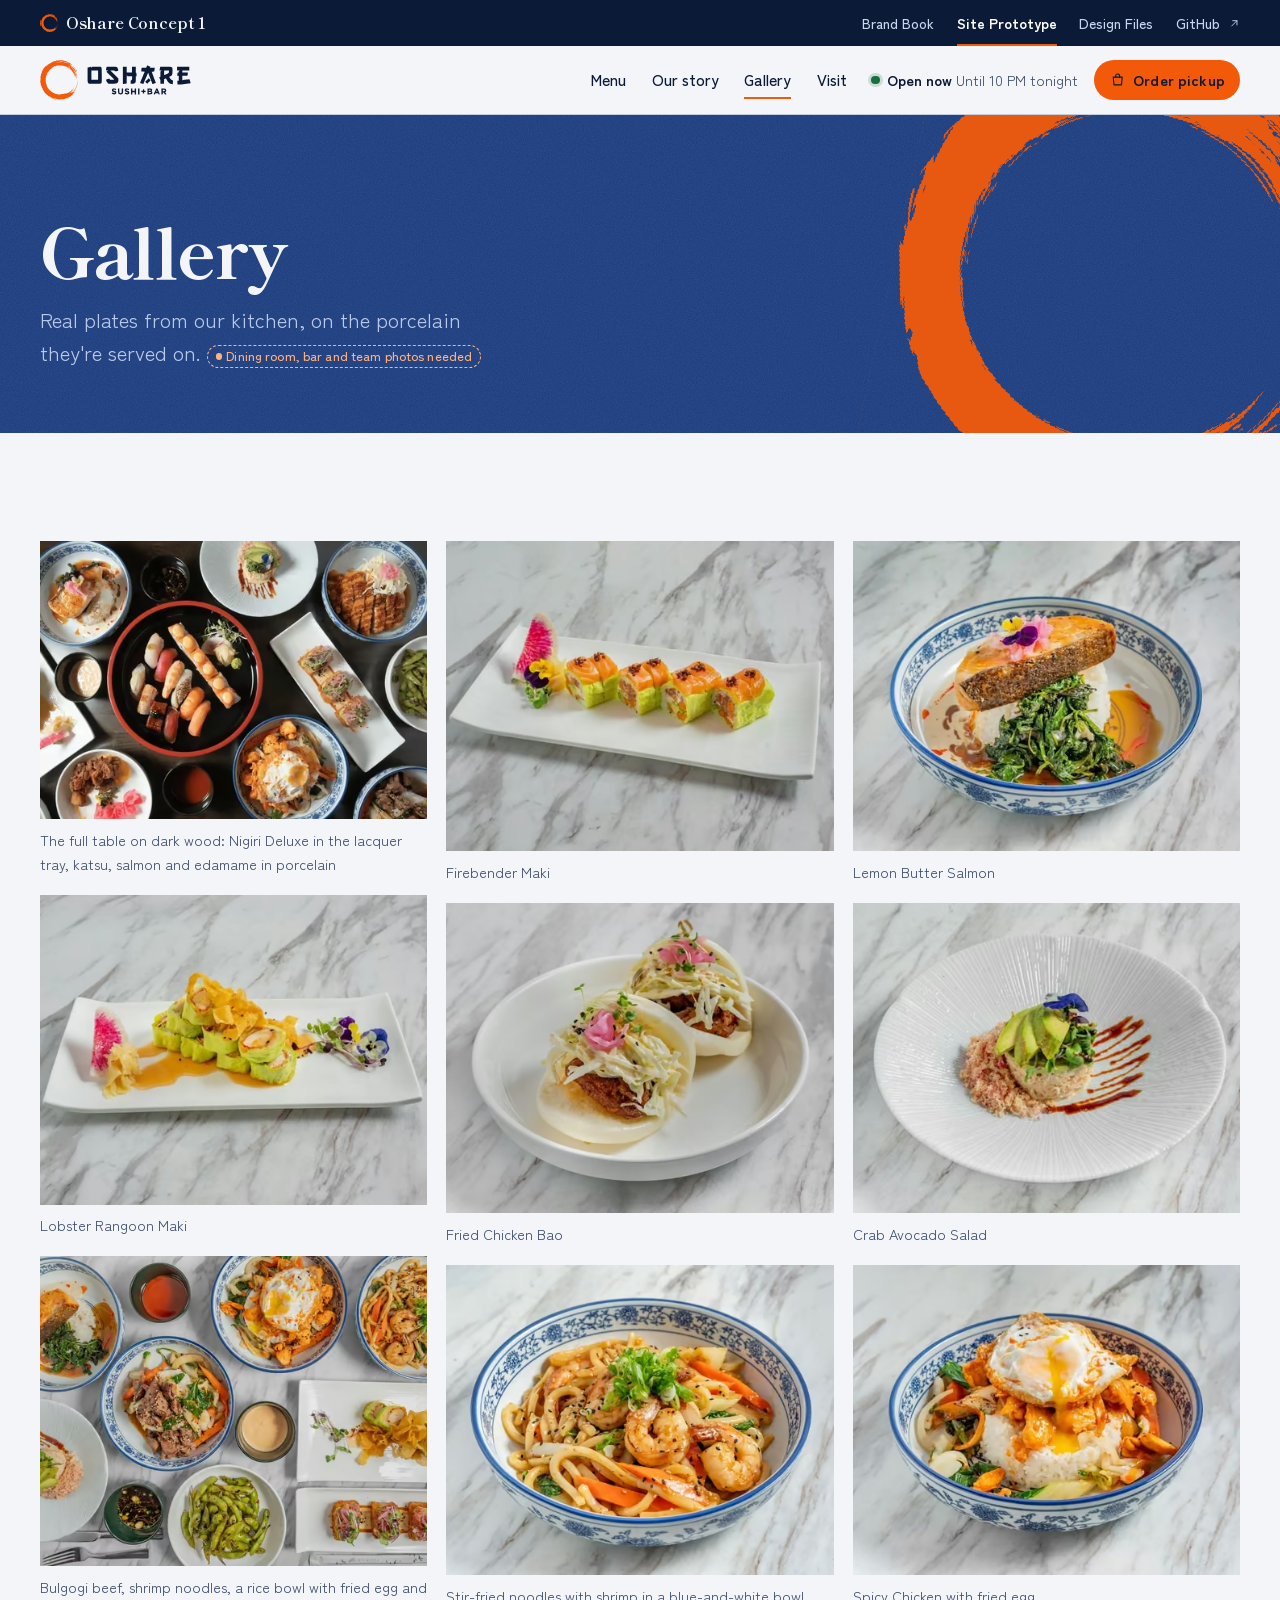
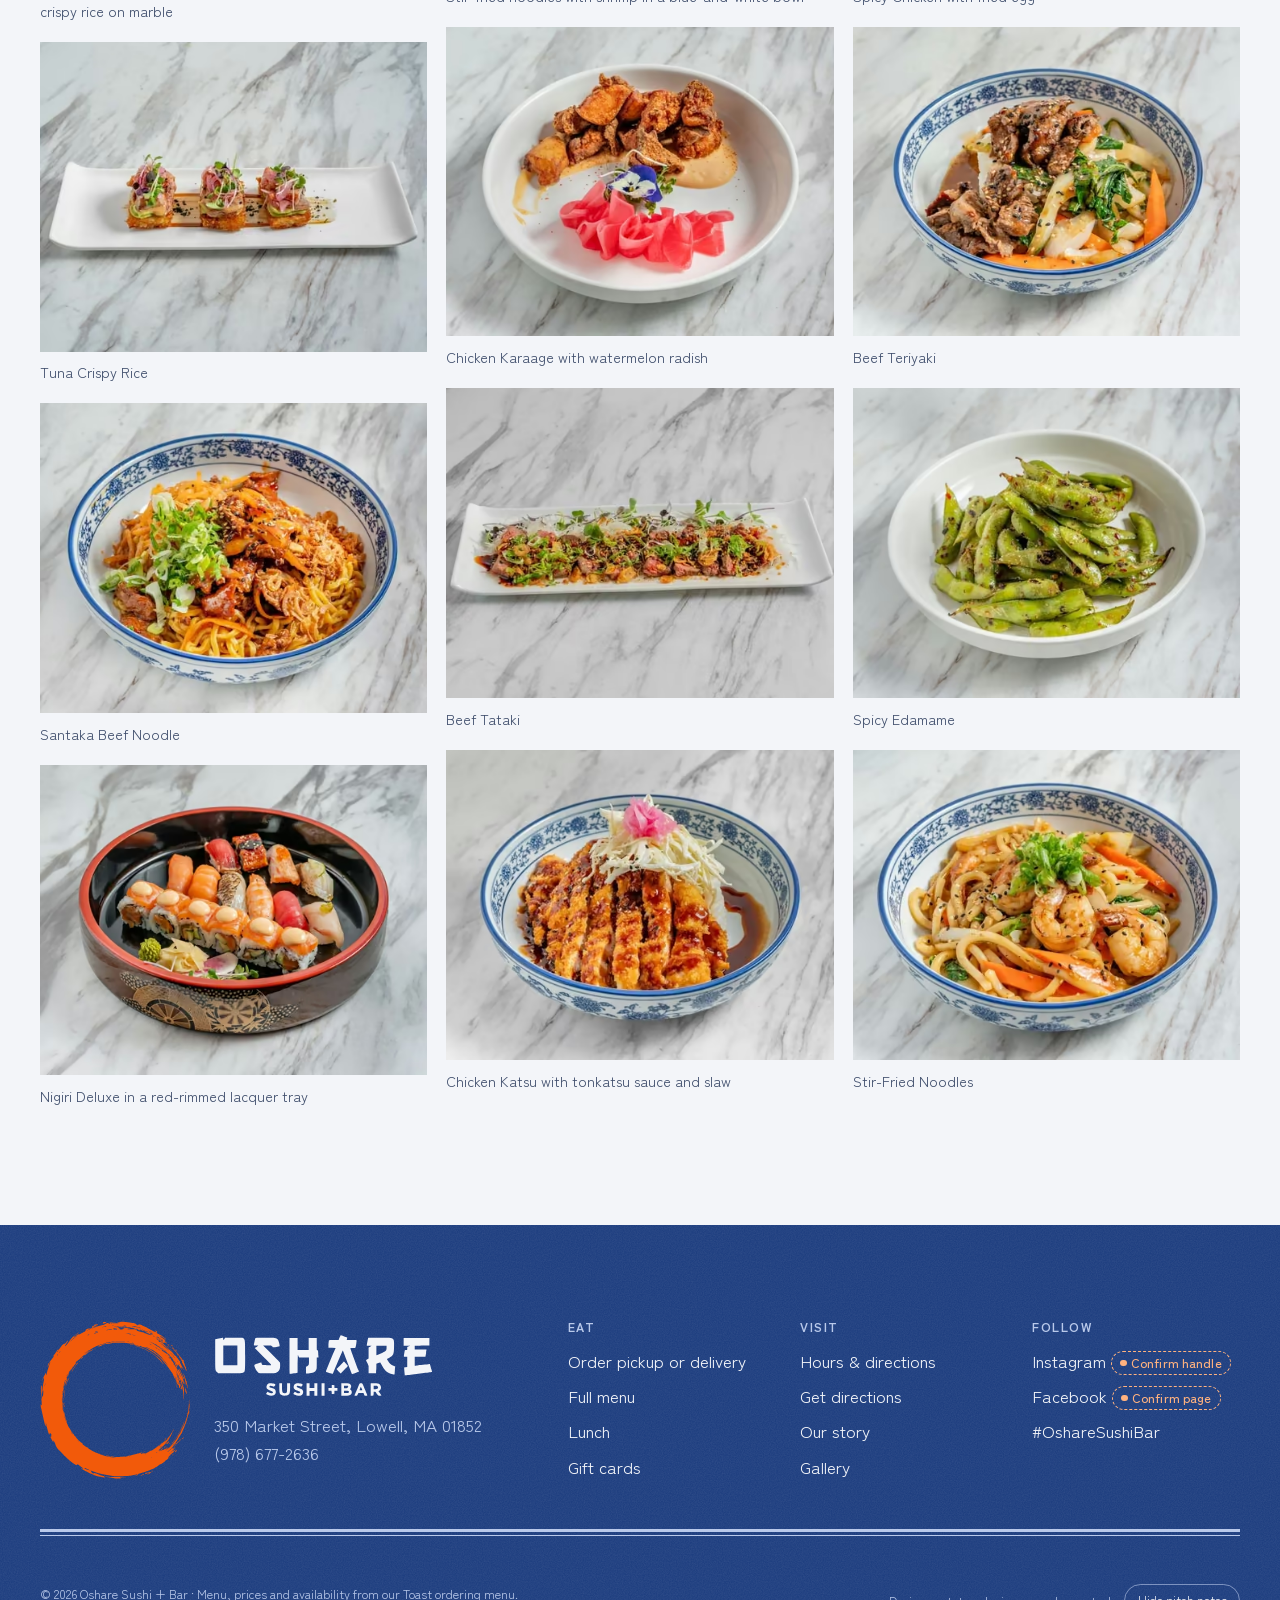
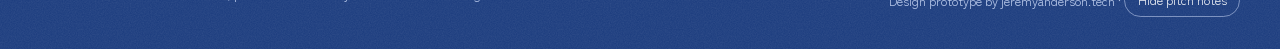
<file: site/gallery.html>
<!doctype html>
<html lang="en">
<head>
<meta charset="utf-8">
<meta name="viewport" content="width=device-width, initial-scale=1, viewport-fit=cover">
<meta name="robots" content="noindex, nofollow">
<script>document.documentElement.classList.add("js")</script>
<title>Gallery | Oshare Sushi + Bar, Lowell MA</title>
<meta name="description" content="Photos of sushi, maki, noodles and plates from Oshare Sushi + Bar on Market Street in Lowell, MA.">
<meta property="og:type" content="restaurant">
<meta property="og:title" content="Gallery | Oshare Sushi + Bar, Lowell MA">
<meta property="og:description" content="Photos of sushi, maki, noodles and plates from Oshare Sushi + Bar on Market Street in Lowell, MA.">
<meta name="theme-color" content="#1F3F80">
<link rel="preload" href="../assets/fonts/shippori-mincho-b1-latin-800-normal.woff2" as="font" type="font/woff2" crossorigin>
<link rel="stylesheet" href="../assets/oshare.css?v=3361503d">
<script type="application/ld+json">{"@context":"https://schema.org","@type":"Restaurant","@id":"https://osharesushi.com/#restaurant","name":"Oshare Sushi + Bar","url":"https://osharesushi.com/","telephone":"+1-978-677-2636","image":"https://osharesushi.com/img/spread.jpg","logo":"https://osharesushi.com/assets/lockup-color.svg","servesCuisine":["Sushi","Japanese","Korean"],"priceRange":"$$","acceptsReservations":false,"hasMenu":"https://osharesushi.com/menu/","address":{"@type":"PostalAddress","streetAddress":"350 Market Street","addressLocality":"Lowell","addressRegion":"MA","postalCode":"01852","addressCountry":"US"},"openingHoursSpecification":[{"@type":"OpeningHoursSpecification","dayOfWeek":["Tuesday","Wednesday","Thursday"],"opens":"16:00","closes":"21:00"},{"@type":"OpeningHoursSpecification","dayOfWeek":["Friday","Saturday"],"opens":"11:30","closes":"22:00"},{"@type":"OpeningHoursSpecification","dayOfWeek":"Sunday","opens":"11:30","closes":"21:00"}],"potentialAction":{"@type":"OrderAction","target":"https://toast.app/r/osharesushibar/order","deliveryMethod":["http://purl.org/goodrelations/v1#DeliveryModePickUp","http://purl.org/goodrelations/v1#DeliveryModeOwnFleet"]}}</script>
<meta property="og:url" content="https://cptnope.github.io/Oshare-Concept-1/site/gallery.html">
<meta property="og:image" content="https://cptnope.github.io/Oshare-Concept-1/img/share/share-site.jpg">
<meta property="og:image:width" content="1200">
<meta property="og:image:height" content="630">
<meta property="og:image:alt" content="Oshare website prototype: Dressed-up sushi on Market Street, with the ensō circling a tray of nigiri">
<meta name="twitter:card" content="summary_large_image">
<link rel="icon" href="../assets/favicon-32.png" sizes="32x32" type="image/png">
<link rel="icon" href="../assets/icon-192.png" sizes="192x192" type="image/png">
<link rel="apple-touch-icon" href="../assets/apple-touch-icon.png">
</head>
<body>
<svg width="0" height="0" style="position:absolute" aria-hidden="true">
<symbol id="i-arrow" viewBox="0 0 24 24"><path d="M7 17 17 7M9 7h8v8"/></symbol>
<symbol id="i-bag" viewBox="0 0 24 24"><path d="M5 8h14l-1.2 12H6.2L5 8Z"/><path d="M9 8V6a3 3 0 0 1 6 0v2"/></symbol>
<symbol id="i-phone" viewBox="0 0 24 24"><path d="M5 4h4l2 5-2.5 1.5a11 11 0 0 0 5 5L15 13l5 2v4a1 1 0 0 1-1 1A16 16 0 0 1 4 5a1 1 0 0 1 1-1Z"/></symbol>
<symbol id="i-pin" viewBox="0 0 24 24"><path d="M12 21s-7-6.2-7-11.5A7 7 0 0 1 19 9.5C19 14.8 12 21 12 21Z"/><circle cx="12" cy="9.5" r="2.5"/></symbol>
<symbol id="i-clock" viewBox="0 0 24 24"><circle cx="12" cy="12" r="8.5"/><path d="M12 7.5V12l3 2"/></symbol>
<symbol id="i-menu" viewBox="0 0 24 24"><path d="M4 7h16M4 12h16M4 17h10"/></symbol>
<symbol id="i-search" viewBox="0 0 24 24"><circle cx="11" cy="11" r="6.5"/><path d="m20 20-4.2-4.2"/></symbol>
<symbol id="i-gift" viewBox="0 0 24 24"><path d="M4 10h16v10H4zM3 7h18v3H3zM12 7v13"/><path d="M12 7c-1.5-3-5-3.5-5-1.5S10 7 12 7Zm0 0c1.5-3 5-3.5 5-1.5S14 7 12 7Z"/></symbol>
<symbol id="i-car" viewBox="0 0 24 24"><path d="M5 16V11l2-5h10l2 5v5M3.5 16h17M7 19v-3m10 3v-3"/><circle cx="8" cy="13" r=".6"/><circle cx="16" cy="13" r=".6"/></symbol>
<symbol id="i-glass" viewBox="0 0 24 24"><path d="M5 4h14l-7 8-7-8ZM12 12v7M8 20h8"/></symbol>
<symbol id="i-chili" viewBox="0 0 24 24"><path fill="currentColor" stroke="none" d="M14.6 7.2c2.6.2 4.6 2.5 4 5.4-.9 4.7-6.6 8.4-12.8 8.4-.9 0-1.1-1.2-.3-1.5 3.9-1.6 6-4.2 6.6-7.4.4-2.6 1.1-4.8 2.5-4.9ZM15.4 6.3c.1-1.7 1.1-3 2.6-3.4.5-.1.8.5.4.8-.9.7-1.4 1.6-1.5 2.8-.5-.2-1-.2-1.5-.2Z"/></symbol>
</svg>
<a class="skip" href="#main">Skip to content</a>
<nav class="concept" aria-label="Oshare concept"><div class="concept__in"><a class="concept__home" href="../"><span class="enso" aria-hidden="true"></span><span>Oshare <span class="t">Concept 1</span></span></a><div class="concept__links"><a href="../brand-book/">Brand Book</a><a href="../site/" aria-current="page">Site Prototype</a><a href="../#design-files">Design Files</a><a class="ext" href="https://github.com/CptNope/Oshare-Concept-1" rel="noopener">GitHub<svg class="ico" viewBox="0 0 24 24" aria-hidden="true"><path d="M7 17 17 7M9 7h8v8"/></svg></a></div></div></nav><header class="hdr" data-open="false">
  <div class="wrap hdr__in">
    <a class="brand" href="./" aria-label="Oshare Sushi + Bar, home"><span class="enso" aria-hidden="true"></span><span class="wordmark" aria-hidden="true"></span></a>
    <nav class="nav" id="site-nav" aria-label="Main"><a href="menu.html">Menu</a><a href="story.html">Our story</a><a href="gallery.html" aria-current="page">Gallery</a><a href="visit.html">Visit</a></nav>
    <div class="hdr__act">
      <span class="status" data-status><span class="status__dot" aria-hidden="true"></span><span><b>Open Tue–Sun</b> <span data-status-detail>Closed Mondays</span></span></span>
      <a class="btn btn--sm" href="https://toast.app/r/osharesushibar/order" rel="noopener" target="_blank"><svg class="ico" aria-hidden="true"><use href="#i-bag"/></svg><span class="long">Order pickup</span><span class="short">Order</span><span class="sr-only"> (opens in a new tab)</span></a>
      <button class="menu-btn" type="button" aria-controls="site-nav" aria-expanded="false" aria-label="Open menu"><svg class="ico" aria-hidden="true"><use href="#i-menu"/></svg></button>
    </div>
  </div>
</header>
<main id="main">
  <section class="phead field" aria-labelledby="gal-h">
    <span class="enso paint" aria-hidden="true"></span>
    <div class="wrap phead__in"><h1 id="gal-h">Gallery</h1><p>Real plates from our kitchen, on the porcelain they're served on. <span class="note">Dining room, bar and team photos needed</span></p></div>
  </section>
  <section class="sec"><div class="wrap"><div class="gallery"><a href="../img/night.jpg" data-caption="The full table on dark wood: Nigiri Deluxe in the lacquer tray, katsu, salmon and edamame in porcelain"><picture><source type="image/avif" srcset="../img/w/night-240.avif 240w, ../img/w/night-480.avif 480w, ../img/w/night-720.avif 720w, ../img/w/night-960.avif 960w, ../img/w/night-1372.avif 1372w" sizes="(max-width: 37.5em) 100vw, (max-width: 60em) 46vw, (min-width: 82.5em) 400px, 31vw"><source type="image/webp" srcset="../img/w/night-240.webp 240w, ../img/w/night-480.webp 480w, ../img/w/night-720.webp 720w, ../img/w/night-960.webp 960w, ../img/w/night-1372.webp 1372w" sizes="(max-width: 37.5em) 100vw, (max-width: 60em) 46vw, (min-width: 82.5em) 400px, 31vw"><img width="1372" height="984" src="../img/night.jpg" alt="" fetchpriority="high"></picture><span>The full table on dark wood: Nigiri Deluxe in the lacquer tray, katsu, salmon and edamame in porcelain</span></a><a href="../img/lobster.jpg" data-caption="Lobster Rangoon Maki"><picture><source type="image/avif" srcset="../img/w/lobster-240.avif 240w, ../img/w/lobster-480.avif 480w, ../img/w/lobster-720.avif 720w" sizes="(max-width: 37.5em) 100vw, (max-width: 60em) 46vw, (min-width: 82.5em) 400px, 31vw"><source type="image/webp" srcset="../img/w/lobster-240.webp 240w, ../img/w/lobster-480.webp 480w, ../img/w/lobster-720.webp 720w" sizes="(max-width: 37.5em) 100vw, (max-width: 60em) 46vw, (min-width: 82.5em) 400px, 31vw"><img decoding="async" width="720" height="576" src="../img/lobster.jpg" alt=""></picture><span>Lobster Rangoon Maki</span></a><a href="../img/spread.jpg" data-caption="Bulgogi beef, shrimp noodles, a rice bowl with fried egg and crispy rice on marble"><picture><source type="image/avif" srcset="../img/w/spread-240.avif 240w, ../img/w/spread-480.avif 480w, ../img/w/spread-720.avif 720w, ../img/w/spread-960.avif 960w, ../img/w/spread-1280.avif 1280w, ../img/w/spread-1600.avif 1600w" sizes="(max-width: 37.5em) 100vw, (max-width: 60em) 46vw, (min-width: 82.5em) 400px, 31vw"><source type="image/webp" srcset="../img/w/spread-240.webp 240w, ../img/w/spread-480.webp 480w, ../img/w/spread-720.webp 720w, ../img/w/spread-960.webp 960w, ../img/w/spread-1280.webp 1280w, ../img/w/spread-1600.webp 1600w" sizes="(max-width: 37.5em) 100vw, (max-width: 60em) 46vw, (min-width: 82.5em) 400px, 31vw"><img decoding="async" width="1600" height="1280" src="../img/spread.jpg" alt=""></picture><span>Bulgogi beef, shrimp noodles, a rice bowl with fried egg and crispy rice on marble</span></a><a href="../img/crispyRice.jpg" data-caption="Tuna Crispy Rice"><picture><source type="image/avif" srcset="../img/w/crispyRice-240.avif 240w, ../img/w/crispyRice-480.avif 480w, ../img/w/crispyRice-720.avif 720w" sizes="(max-width: 37.5em) 100vw, (max-width: 60em) 46vw, (min-width: 82.5em) 400px, 31vw"><source type="image/webp" srcset="../img/w/crispyRice-240.webp 240w, ../img/w/crispyRice-480.webp 480w, ../img/w/crispyRice-720.webp 720w" sizes="(max-width: 37.5em) 100vw, (max-width: 60em) 46vw, (min-width: 82.5em) 400px, 31vw"><img decoding="async" width="720" height="576" src="../img/crispyRice.jpg" alt="" loading="lazy"></picture><span>Tuna Crispy Rice</span></a><a href="../img/santaka.jpg" data-caption="Santaka Beef Noodle"><picture><source type="image/avif" srcset="../img/w/santaka-240.avif 240w, ../img/w/santaka-480.avif 480w, ../img/w/santaka-720.avif 720w" sizes="(max-width: 37.5em) 100vw, (max-width: 60em) 46vw, (min-width: 82.5em) 400px, 31vw"><source type="image/webp" srcset="../img/w/santaka-240.webp 240w, ../img/w/santaka-480.webp 480w, ../img/w/santaka-720.webp 720w" sizes="(max-width: 37.5em) 100vw, (max-width: 60em) 46vw, (min-width: 82.5em) 400px, 31vw"><img decoding="async" width="720" height="576" src="../img/santaka.jpg" alt="" loading="lazy"></picture><span>Santaka Beef Noodle</span></a><a href="../img/tray.jpg" data-caption="Nigiri Deluxe in a red-rimmed lacquer tray"><picture><source type="image/avif" srcset="../img/w/tray-240.avif 240w, ../img/w/tray-480.avif 480w, ../img/w/tray-720.avif 720w, ../img/w/tray-960.avif 960w, ../img/w/tray-1280.avif 1280w, ../img/w/tray-1600.avif 1600w" sizes="(max-width: 37.5em) 100vw, (max-width: 60em) 46vw, (min-width: 82.5em) 400px, 31vw"><source type="image/webp" srcset="../img/w/tray-240.webp 240w, ../img/w/tray-480.webp 480w, ../img/w/tray-720.webp 720w, ../img/w/tray-960.webp 960w, ../img/w/tray-1280.webp 1280w, ../img/w/tray-1600.webp 1600w" sizes="(max-width: 37.5em) 100vw, (max-width: 60em) 46vw, (min-width: 82.5em) 400px, 31vw"><img decoding="async" width="1600" height="1280" src="../img/tray.jpg" alt="" loading="lazy"></picture><span>Nigiri Deluxe in a red-rimmed lacquer tray</span></a><a href="../img/firebender.jpg" data-caption="Firebender Maki"><picture><source type="image/avif" srcset="../img/w/firebender-240.avif 240w, ../img/w/firebender-480.avif 480w, ../img/w/firebender-720.avif 720w" sizes="(max-width: 37.5em) 100vw, (max-width: 60em) 46vw, (min-width: 82.5em) 400px, 31vw"><source type="image/webp" srcset="../img/w/firebender-240.webp 240w, ../img/w/firebender-480.webp 480w, ../img/w/firebender-720.webp 720w" sizes="(max-width: 37.5em) 100vw, (max-width: 60em) 46vw, (min-width: 82.5em) 400px, 31vw"><img decoding="async" width="720" height="576" src="../img/firebender.jpg" alt="" loading="lazy"></picture><span>Firebender Maki</span></a><a href="../img/bao.jpg" data-caption="Fried Chicken Bao"><picture><source type="image/avif" srcset="../img/w/bao-240.avif 240w, ../img/w/bao-480.avif 480w, ../img/w/bao-720.avif 720w" sizes="(max-width: 37.5em) 100vw, (max-width: 60em) 46vw, (min-width: 82.5em) 400px, 31vw"><source type="image/webp" srcset="../img/w/bao-240.webp 240w, ../img/w/bao-480.webp 480w, ../img/w/bao-720.webp 720w" sizes="(max-width: 37.5em) 100vw, (max-width: 60em) 46vw, (min-width: 82.5em) 400px, 31vw"><img decoding="async" width="720" height="576" src="../img/bao.jpg" alt="" loading="lazy"></picture><span>Fried Chicken Bao</span></a><a href="../img/udon.jpg" data-caption="Stir-fried noodles with shrimp in a blue-and-white bowl"><picture><source type="image/avif" srcset="../img/w/udon-240.avif 240w, ../img/w/udon-480.avif 480w, ../img/w/udon-720.avif 720w, ../img/w/udon-960.avif 960w, ../img/w/udon-1280.avif 1280w, ../img/w/udon-1600.avif 1600w" sizes="(max-width: 37.5em) 100vw, (max-width: 60em) 46vw, (min-width: 82.5em) 400px, 31vw"><source type="image/webp" srcset="../img/w/udon-240.webp 240w, ../img/w/udon-480.webp 480w, ../img/w/udon-720.webp 720w, ../img/w/udon-960.webp 960w, ../img/w/udon-1280.webp 1280w, ../img/w/udon-1600.webp 1600w" sizes="(max-width: 37.5em) 100vw, (max-width: 60em) 46vw, (min-width: 82.5em) 400px, 31vw"><img decoding="async" width="1600" height="1280" src="../img/udon.jpg" alt="" loading="lazy"></picture><span>Stir-fried noodles with shrimp in a blue-and-white bowl</span></a><a href="../img/karaage.jpg" data-caption="Chicken Karaage with watermelon radish"><picture><source type="image/avif" srcset="../img/w/karaage-240.avif 240w, ../img/w/karaage-480.avif 480w, ../img/w/karaage-720.avif 720w" sizes="(max-width: 37.5em) 100vw, (max-width: 60em) 46vw, (min-width: 82.5em) 400px, 31vw"><source type="image/webp" srcset="../img/w/karaage-240.webp 240w, ../img/w/karaage-480.webp 480w, ../img/w/karaage-720.webp 720w" sizes="(max-width: 37.5em) 100vw, (max-width: 60em) 46vw, (min-width: 82.5em) 400px, 31vw"><img decoding="async" width="720" height="576" src="../img/karaage.jpg" alt="" loading="lazy"></picture><span>Chicken Karaage with watermelon radish</span></a><a href="../img/beefTataki.jpg" data-caption="Beef Tataki"><picture><source type="image/avif" srcset="../img/w/beefTataki-240.avif 240w, ../img/w/beefTataki-480.avif 480w, ../img/w/beefTataki-720.avif 720w" sizes="(max-width: 37.5em) 100vw, (max-width: 60em) 46vw, (min-width: 82.5em) 400px, 31vw"><source type="image/webp" srcset="../img/w/beefTataki-240.webp 240w, ../img/w/beefTataki-480.webp 480w, ../img/w/beefTataki-720.webp 720w" sizes="(max-width: 37.5em) 100vw, (max-width: 60em) 46vw, (min-width: 82.5em) 400px, 31vw"><img decoding="async" width="720" height="576" src="../img/beefTataki.jpg" alt="" loading="lazy"></picture><span>Beef Tataki</span></a><a href="../img/katsu.jpg" data-caption="Chicken Katsu with tonkatsu sauce and slaw"><picture><source type="image/avif" srcset="../img/w/katsu-240.avif 240w, ../img/w/katsu-480.avif 480w, ../img/w/katsu-720.avif 720w" sizes="(max-width: 37.5em) 100vw, (max-width: 60em) 46vw, (min-width: 82.5em) 400px, 31vw"><source type="image/webp" srcset="../img/w/katsu-240.webp 240w, ../img/w/katsu-480.webp 480w, ../img/w/katsu-720.webp 720w" sizes="(max-width: 37.5em) 100vw, (max-width: 60em) 46vw, (min-width: 82.5em) 400px, 31vw"><img decoding="async" width="720" height="576" src="../img/katsu.jpg" alt="" loading="lazy"></picture><span>Chicken Katsu with tonkatsu sauce and slaw</span></a><a href="../img/salmon.jpg" data-caption="Lemon Butter Salmon"><picture><source type="image/avif" srcset="../img/w/salmon-240.avif 240w, ../img/w/salmon-480.avif 480w, ../img/w/salmon-720.avif 720w" sizes="(max-width: 37.5em) 100vw, (max-width: 60em) 46vw, (min-width: 82.5em) 400px, 31vw"><source type="image/webp" srcset="../img/w/salmon-240.webp 240w, ../img/w/salmon-480.webp 480w, ../img/w/salmon-720.webp 720w" sizes="(max-width: 37.5em) 100vw, (max-width: 60em) 46vw, (min-width: 82.5em) 400px, 31vw"><img decoding="async" width="720" height="576" src="../img/salmon.jpg" alt="" loading="lazy"></picture><span>Lemon Butter Salmon</span></a><a href="../img/crabSalad.jpg" data-caption="Crab Avocado Salad"><picture><source type="image/avif" srcset="../img/w/crabSalad-240.avif 240w, ../img/w/crabSalad-480.avif 480w, ../img/w/crabSalad-720.avif 720w" sizes="(max-width: 37.5em) 100vw, (max-width: 60em) 46vw, (min-width: 82.5em) 400px, 31vw"><source type="image/webp" srcset="../img/w/crabSalad-240.webp 240w, ../img/w/crabSalad-480.webp 480w, ../img/w/crabSalad-720.webp 720w" sizes="(max-width: 37.5em) 100vw, (max-width: 60em) 46vw, (min-width: 82.5em) 400px, 31vw"><img decoding="async" width="720" height="576" src="../img/crabSalad.jpg" alt="" loading="lazy"></picture><span>Crab Avocado Salad</span></a><a href="../img/spicyChicken.jpg" data-caption="Spicy Chicken with fried egg"><picture><source type="image/avif" srcset="../img/w/spicyChicken-240.avif 240w, ../img/w/spicyChicken-480.avif 480w, ../img/w/spicyChicken-720.avif 720w" sizes="(max-width: 37.5em) 100vw, (max-width: 60em) 46vw, (min-width: 82.5em) 400px, 31vw"><source type="image/webp" srcset="../img/w/spicyChicken-240.webp 240w, ../img/w/spicyChicken-480.webp 480w, ../img/w/spicyChicken-720.webp 720w" sizes="(max-width: 37.5em) 100vw, (max-width: 60em) 46vw, (min-width: 82.5em) 400px, 31vw"><img decoding="async" width="720" height="576" src="../img/spicyChicken.jpg" alt="" loading="lazy"></picture><span>Spicy Chicken with fried egg</span></a><a href="../img/beefTeri.jpg" data-caption="Beef Teriyaki"><picture><source type="image/avif" srcset="../img/w/beefTeri-240.avif 240w, ../img/w/beefTeri-480.avif 480w, ../img/w/beefTeri-720.avif 720w" sizes="(max-width: 37.5em) 100vw, (max-width: 60em) 46vw, (min-width: 82.5em) 400px, 31vw"><source type="image/webp" srcset="../img/w/beefTeri-240.webp 240w, ../img/w/beefTeri-480.webp 480w, ../img/w/beefTeri-720.webp 720w" sizes="(max-width: 37.5em) 100vw, (max-width: 60em) 46vw, (min-width: 82.5em) 400px, 31vw"><img decoding="async" width="720" height="576" src="../img/beefTeri.jpg" alt="" loading="lazy"></picture><span>Beef Teriyaki</span></a><a href="../img/edamame.jpg" data-caption="Spicy Edamame"><picture><source type="image/avif" srcset="../img/w/edamame-240.avif 240w, ../img/w/edamame-480.avif 480w, ../img/w/edamame-720.avif 720w" sizes="(max-width: 37.5em) 100vw, (max-width: 60em) 46vw, (min-width: 82.5em) 400px, 31vw"><source type="image/webp" srcset="../img/w/edamame-240.webp 240w, ../img/w/edamame-480.webp 480w, ../img/w/edamame-720.webp 720w" sizes="(max-width: 37.5em) 100vw, (max-width: 60em) 46vw, (min-width: 82.5em) 400px, 31vw"><img decoding="async" width="720" height="576" src="../img/edamame.jpg" alt="" loading="lazy"></picture><span>Spicy Edamame</span></a><a href="../img/stirfry.jpg" data-caption="Stir-Fried Noodles"><picture><source type="image/avif" srcset="../img/w/stirfry-240.avif 240w, ../img/w/stirfry-480.avif 480w, ../img/w/stirfry-720.avif 720w" sizes="(max-width: 37.5em) 100vw, (max-width: 60em) 46vw, (min-width: 82.5em) 400px, 31vw"><source type="image/webp" srcset="../img/w/stirfry-240.webp 240w, ../img/w/stirfry-480.webp 480w, ../img/w/stirfry-720.webp 720w" sizes="(max-width: 37.5em) 100vw, (max-width: 60em) 46vw, (min-width: 82.5em) 400px, 31vw"><img decoding="async" width="720" height="576" src="../img/stirfry.jpg" alt="" loading="lazy"></picture><span>Stir-Fried Noodles</span></a></div></div></section>
  <dialog class="lightbox" aria-label="Photo viewer">
    <figure><div class="lightbox__img"></div><figcaption class="lightbox__bar"><span></span><div><span data-count class="tnum" style="align-self:center;margin-right:.5rem"></span><button type="button" data-prev aria-label="Previous photo">Prev</button><button type="button" data-next aria-label="Next photo">Next</button><button type="button" data-close>Close</button></div></figcaption></figure>
  </dialog>
</main>
<footer class="ftr field on-cobalt">
  <div class="wrap">
    <div class="ftr__top">
      <div class="ftr__mark"><span class="enso" aria-hidden="true"></span><div><span class="wordmark" role="img" aria-label="Oshare Sushi + Bar"></span><p class="muted" style="margin-top:.9rem;max-width:30ch">350 Market Street, Lowell, MA 01852<br><span class="tnum">(978) 677-2636</span></p></div></div>
      <div class="ftr__cols">
        <div><h2>Eat</h2><ul><li><a href="https://toast.app/r/osharesushibar/order" target="_blank" rel="noopener">Order pickup or delivery<span class="sr-only"> (opens in a new tab)</span></a></li><li><a href="menu.html">Full menu</a></li><li><a href="menu.html#lunch">Lunch</a></li><li><a href="https://www.toasttab.com/osharesushibar/giftcards" target="_blank" rel="noopener">Gift cards<span class="sr-only"> (opens in a new tab)</span></a></li></ul></div>
        <div><h2>Visit</h2><ul><li><a href="visit.html">Hours &amp; directions</a></li><li><a href="https://www.google.com/maps/dir/?api=1&destination=350+Market+Street%2C+Lowell%2C+MA+01852" target="_blank" rel="noopener">Get directions<span class="sr-only"> (opens in a new tab)</span></a></li><li><a href="story.html">Our story</a></li><li><a href="gallery.html">Gallery</a></li></ul></div>
        <div><h2>Follow</h2><ul><li><a href="https://www.instagram.com/osharesushibar/" target="_blank" rel="noopener">Instagram<span class="sr-only"> (opens in a new tab)</span></a> <span class="note">Confirm handle</span></li><li><a href="https://www.facebook.com/OshareSushiBar/" target="_blank" rel="noopener">Facebook<span class="sr-only"> (opens in a new tab)</span></a> <span class="note">Confirm page</span></li><li>#OshareSushiBar</li></ul></div>
      </div>
    </div>
    <hr class="rim" style="margin-top:3rem">
    <div class="ftr__base">
      <span>© 2026 Oshare Sushi + Bar · Menu, prices and availability from our Toast ordering menu.</span>
      <span>Design prototype by jeremyanderson.tech · <button type="button" data-notes-toggle aria-pressed="true">Hide pitch notes</button></span>
    </div>
  </div>
</footer>
<nav class="orderbar" aria-label="Quick actions">
  <a href="https://toast.app/r/osharesushibar/order" target="_blank" rel="noopener"><svg class="ico" aria-hidden="true"><use href="#i-bag"/></svg>Order pickup<span class="sr-only"> (opens in a new tab)</span></a>
  <a href="tel:+19786772636"><svg class="ico" aria-hidden="true"><use href="#i-phone"/></svg>Call</a>
  <a href="https://www.google.com/maps/dir/?api=1&destination=350+Market+Street%2C+Lowell%2C+MA+01852" target="_blank" rel="noopener"><svg class="ico" aria-hidden="true"><use href="#i-pin"/></svg>Directions<span class="sr-only"> (opens in a new tab)</span></a>
</nav>
<script src="../assets/oshare.js?v=403c3803"></script>
</body>
</html>
</file>
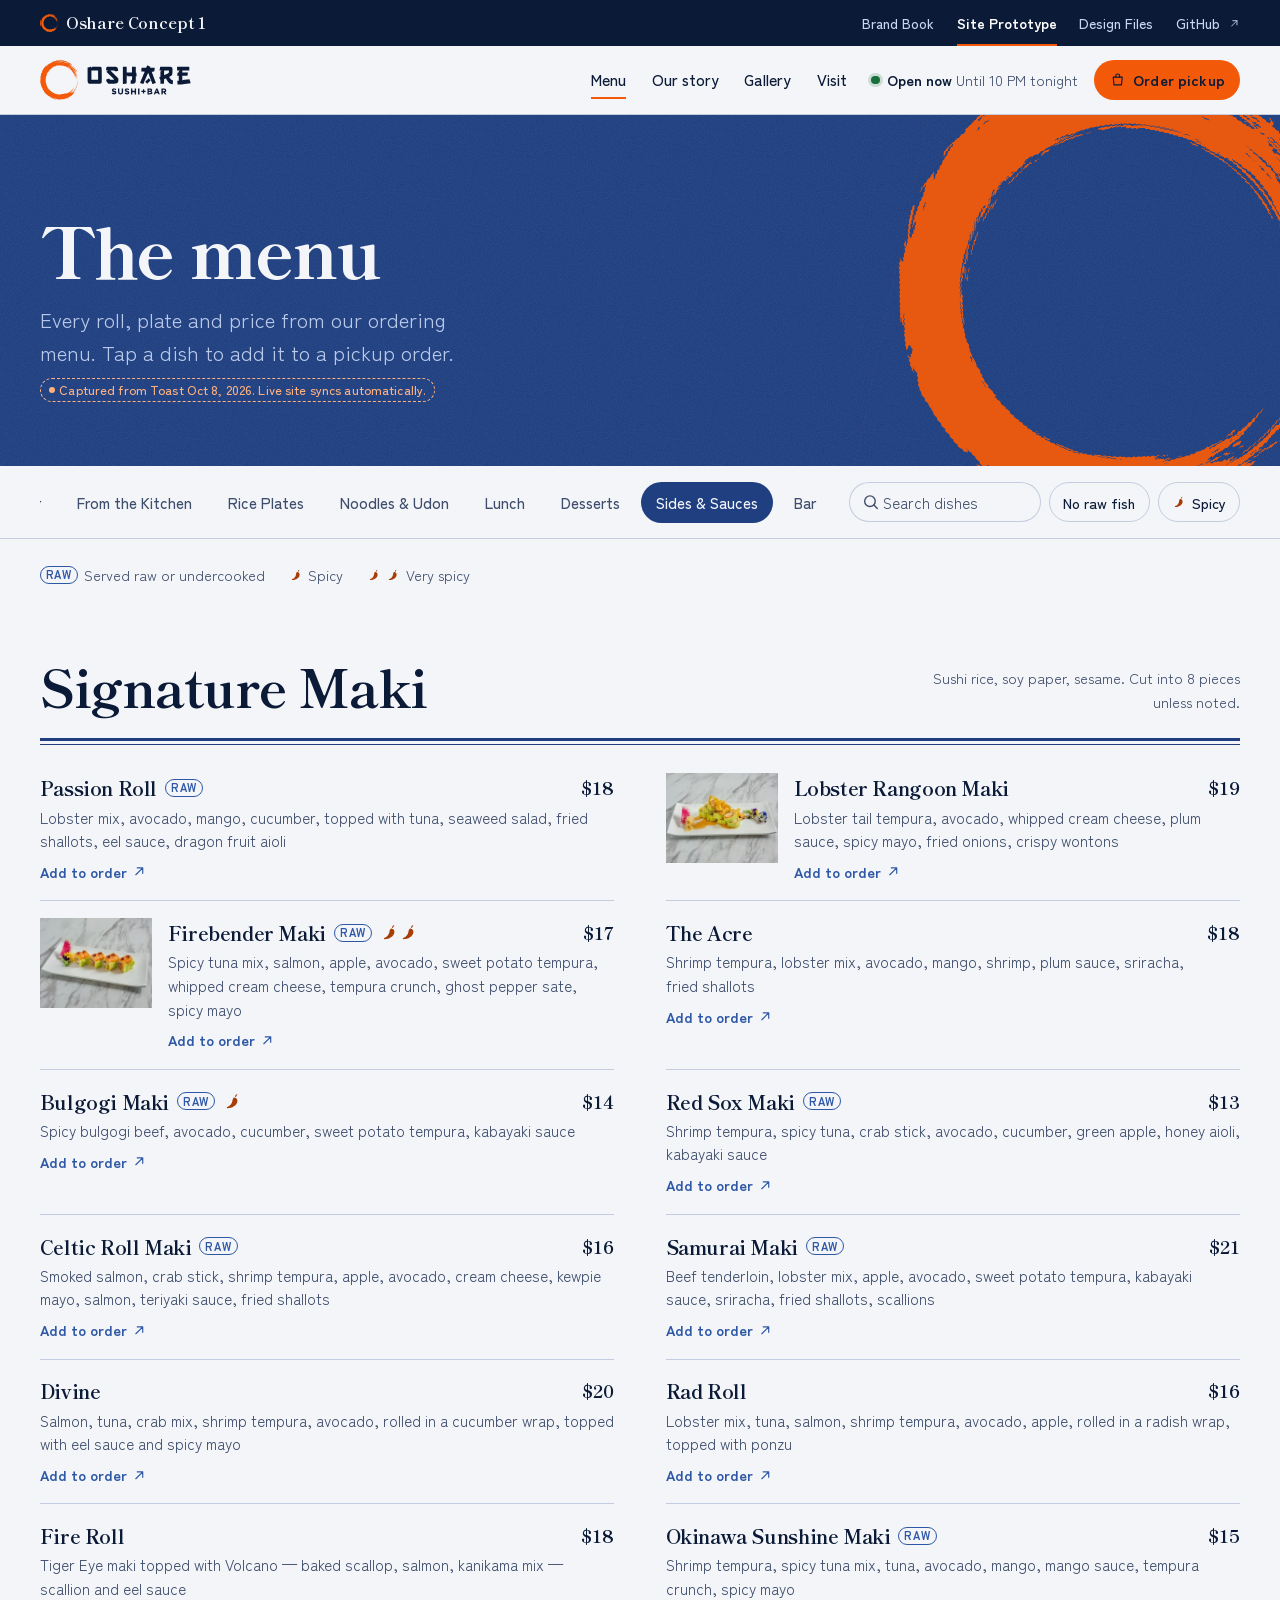
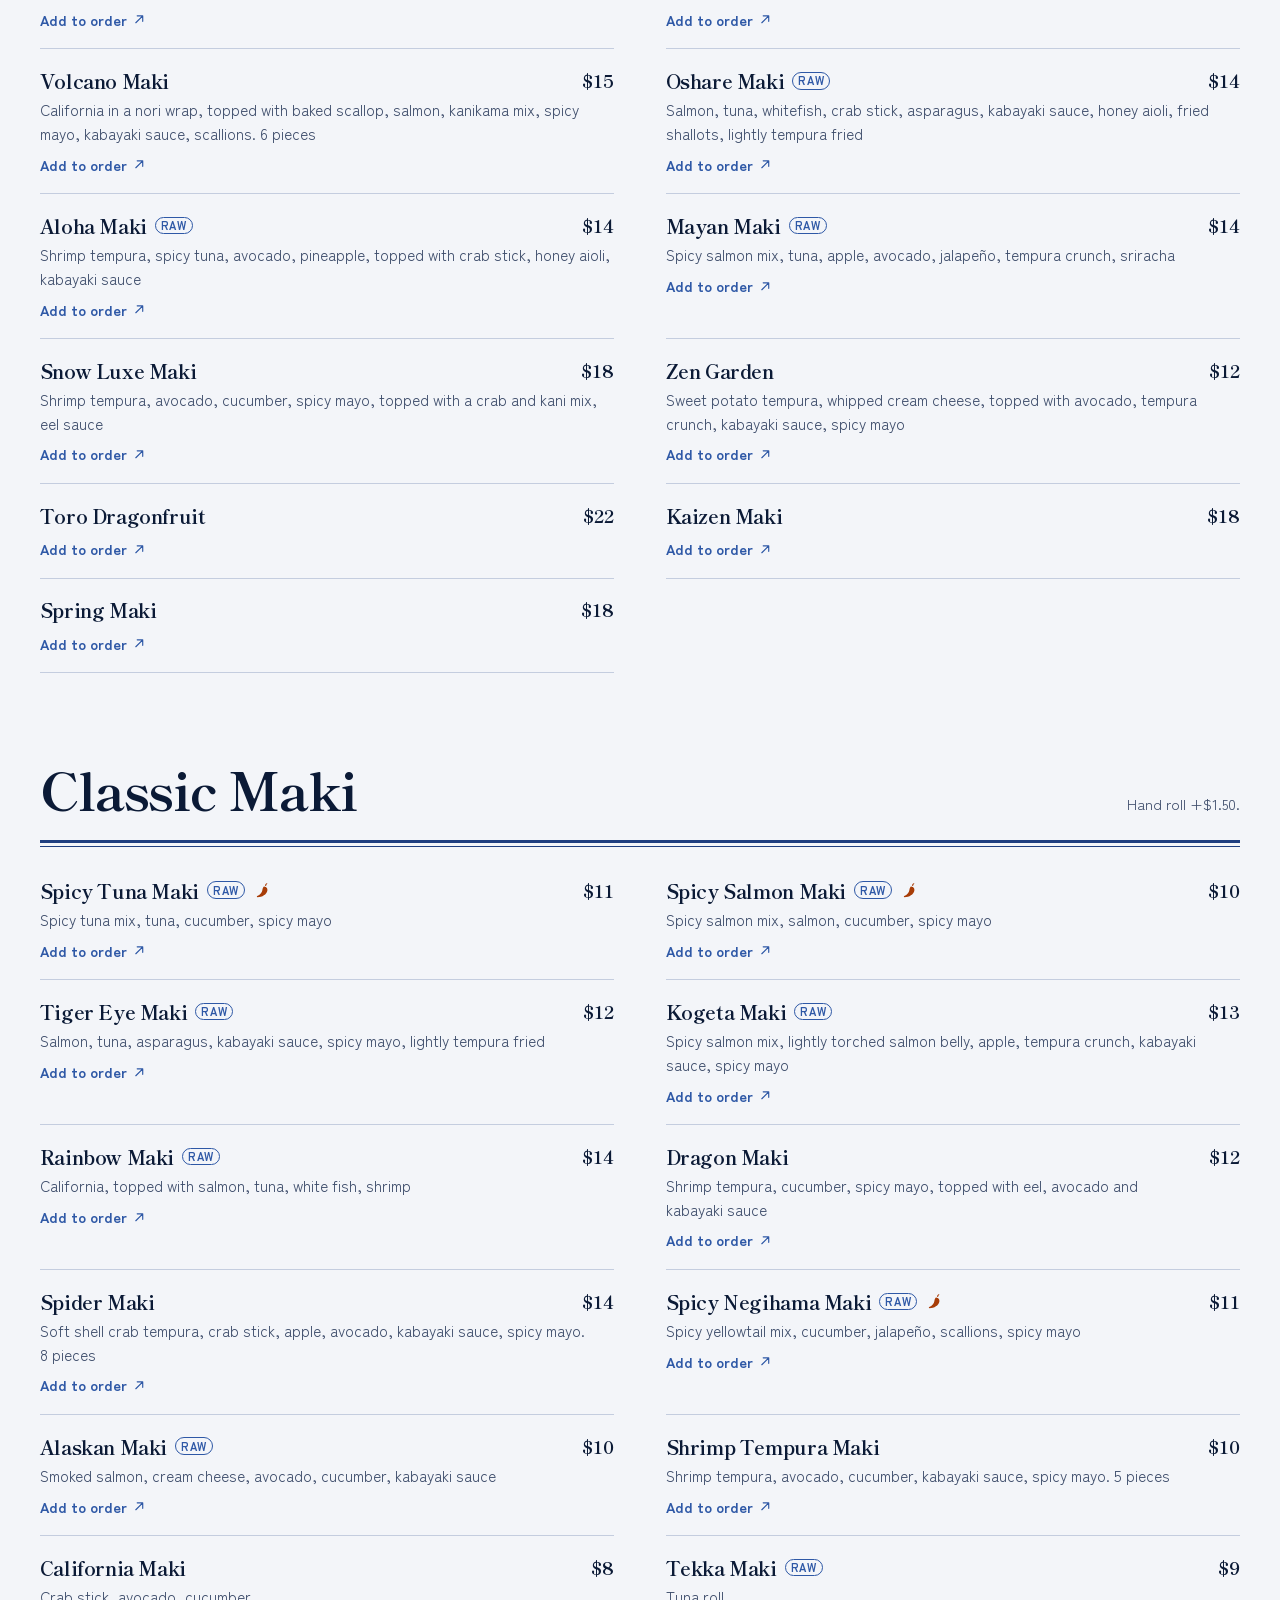
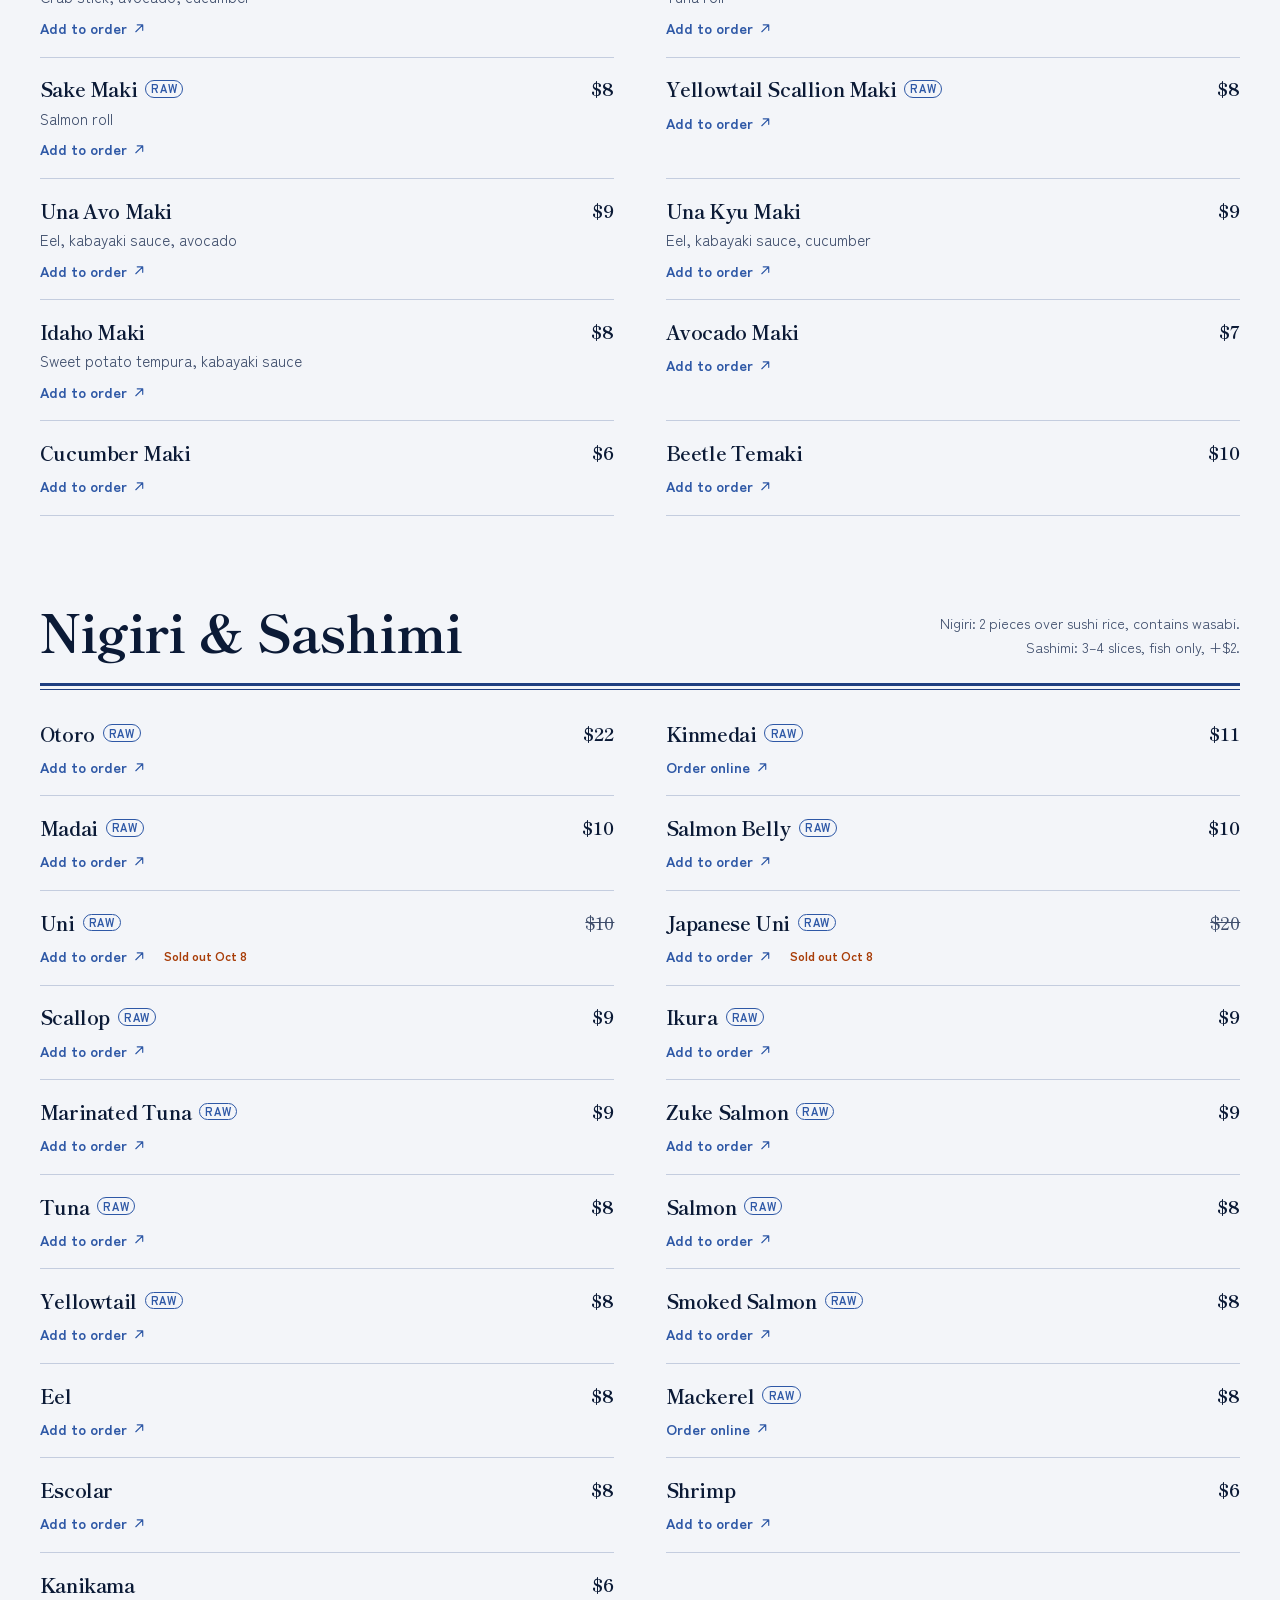
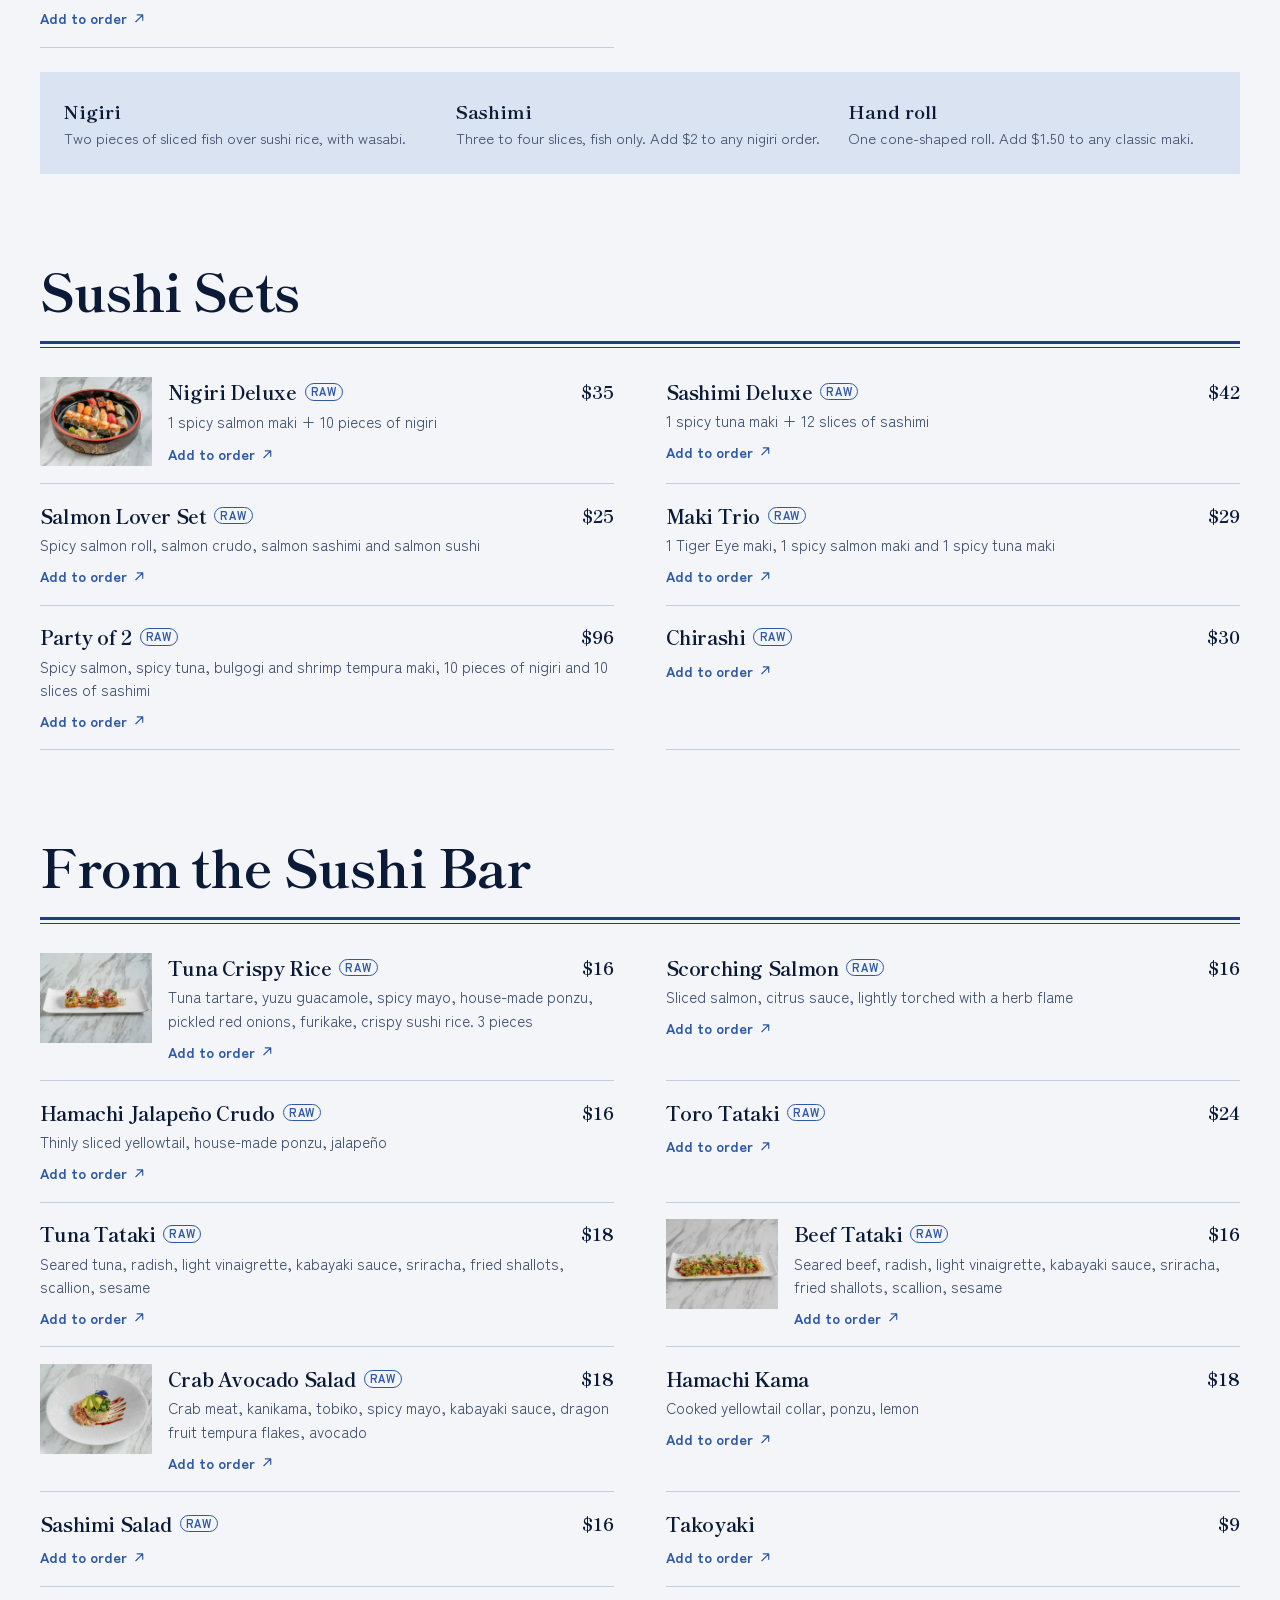
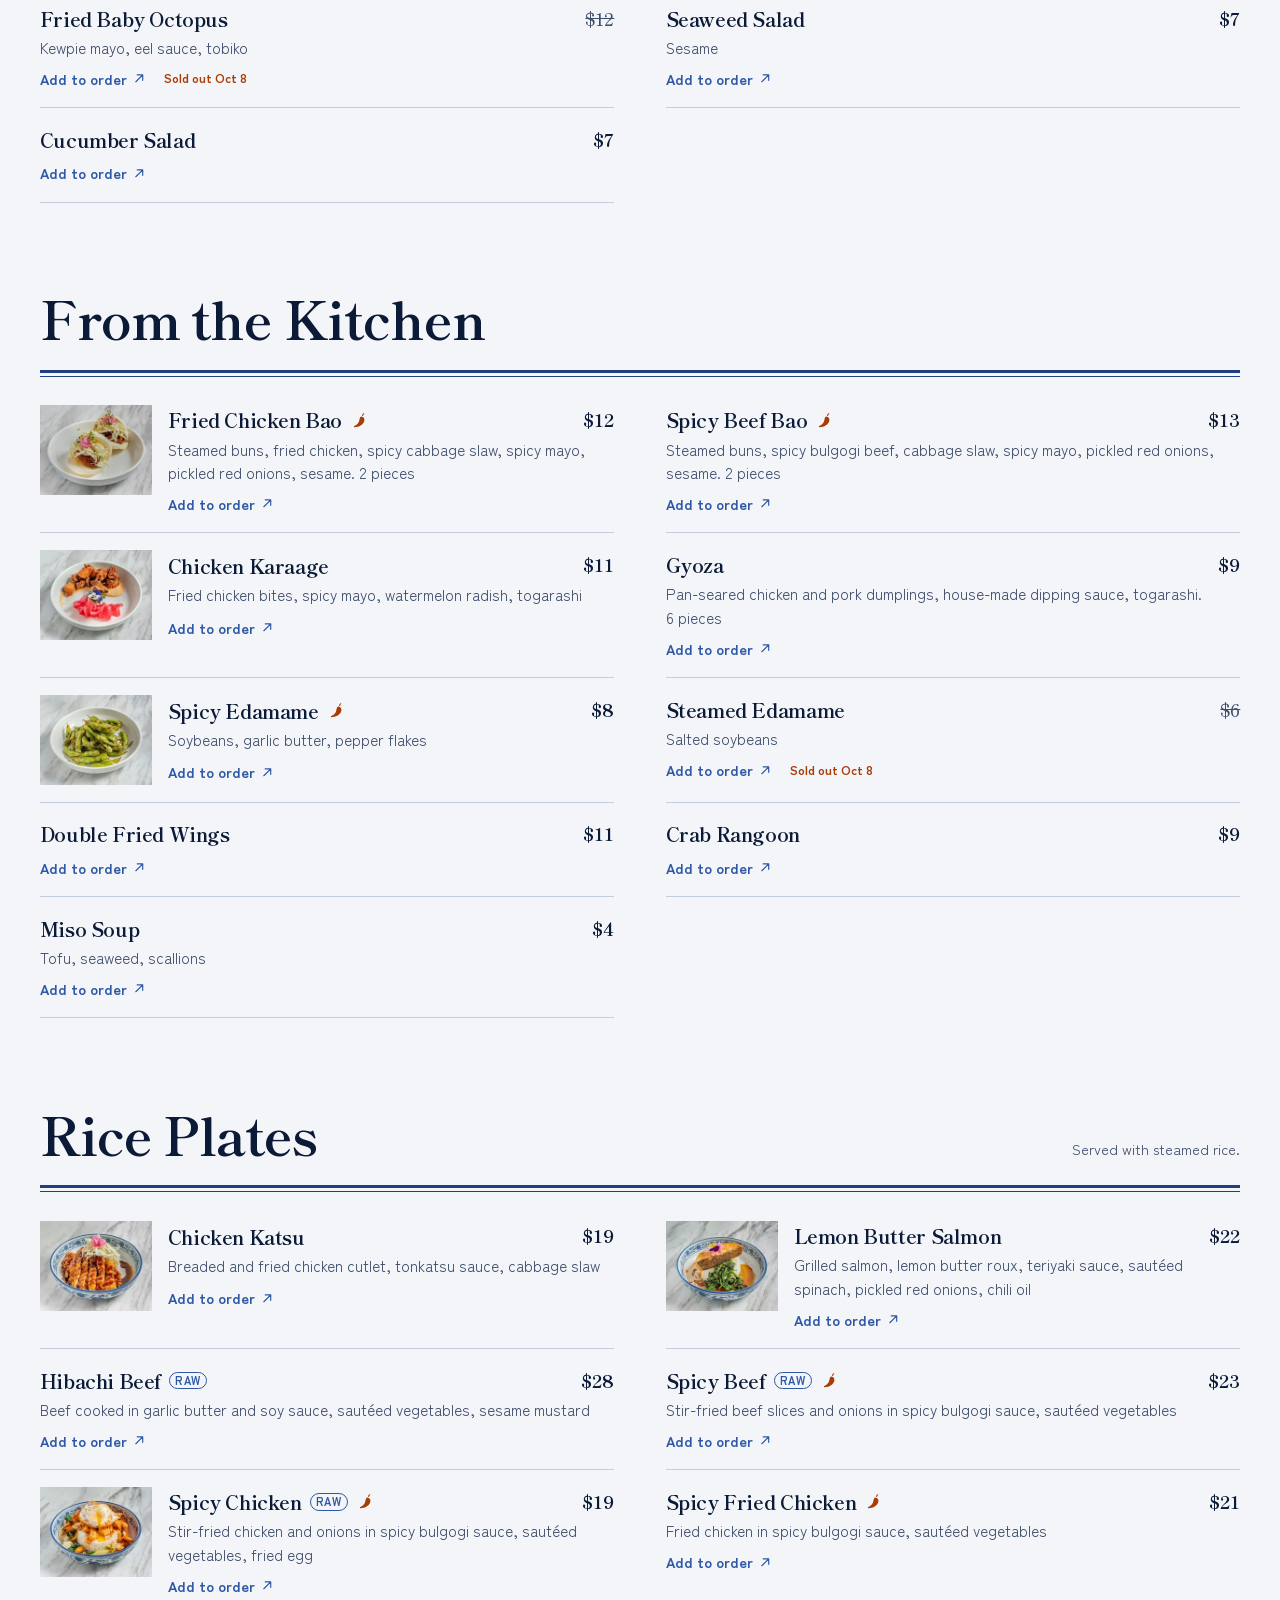
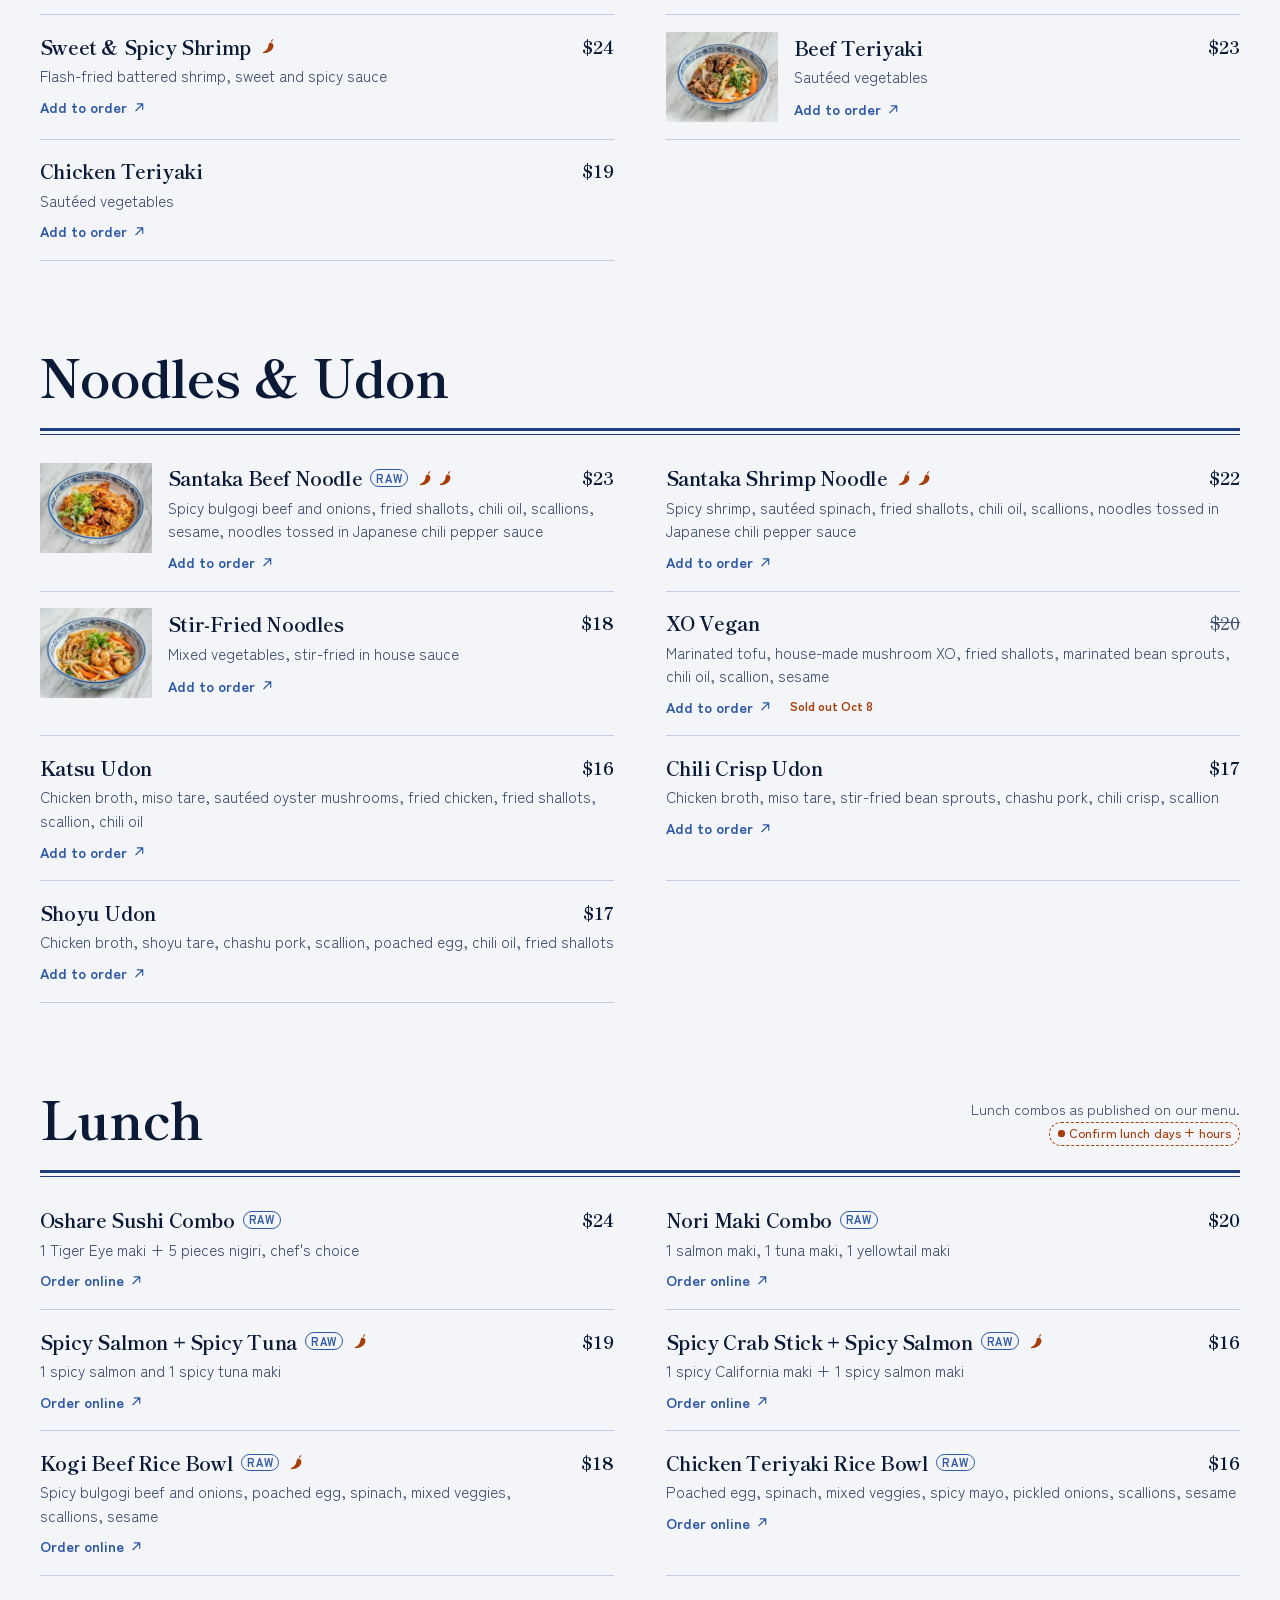
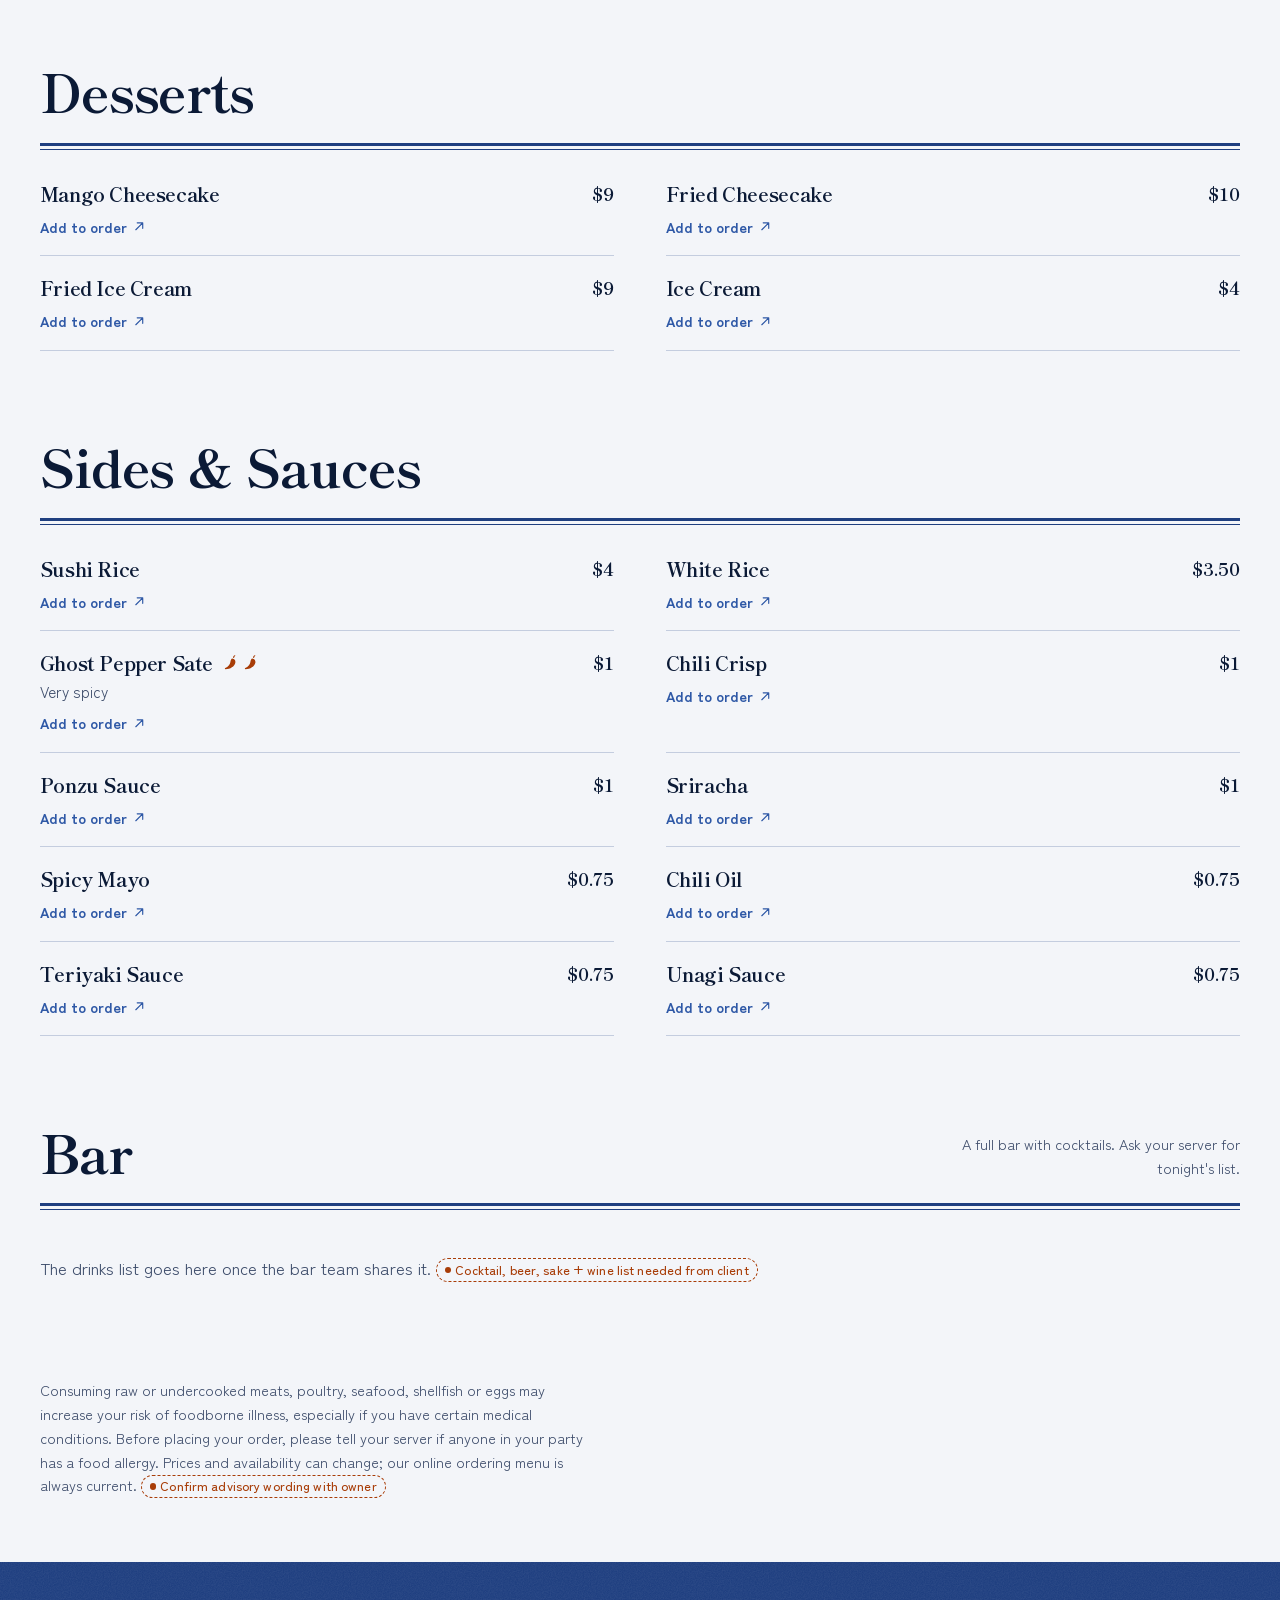
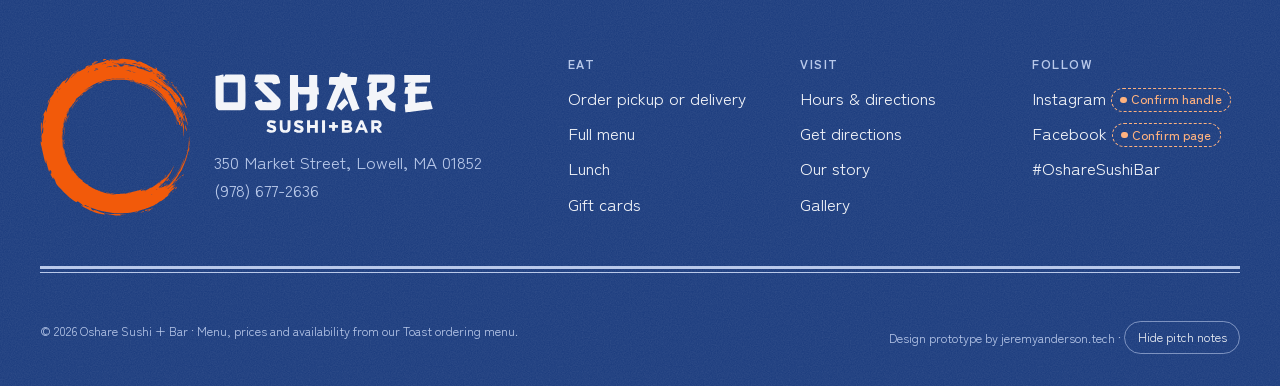
<file: site/menu.html>
<!doctype html>
<html lang="en">
<head>
<meta charset="utf-8">
<meta name="viewport" content="width=device-width, initial-scale=1, viewport-fit=cover">
<meta name="robots" content="noindex, nofollow">
<script>document.documentElement.classList.add("js")</script>
<title>Menu | Oshare Sushi + Bar, Lowell MA — Specialty Maki, Nigiri, Noodles</title>
<meta name="description" content="The full Oshare Sushi + Bar menu with prices: specialty maki like The Acre and Lobster Rangoon, nigiri and sashimi, sushi sets, Santaka noodles, udon, bao and lunch. Order pickup online.">
<meta property="og:type" content="restaurant">
<meta property="og:title" content="Menu | Oshare Sushi + Bar, Lowell MA — Specialty Maki, Nigiri, Noodles">
<meta property="og:description" content="The full Oshare Sushi + Bar menu with prices: specialty maki like The Acre and Lobster Rangoon, nigiri and sashimi, sushi sets, Santaka noodles, udon, bao and lunch. Order pickup online.">
<meta name="theme-color" content="#1F3F80">
<link rel="preload" href="../assets/fonts/shippori-mincho-b1-latin-800-normal.woff2" as="font" type="font/woff2" crossorigin>
<link rel="stylesheet" href="../assets/oshare.css?v=3361503d">
<script type="application/ld+json">{"@context":"https://schema.org","@type":"Restaurant","@id":"https://osharesushi.com/#restaurant","name":"Oshare Sushi + Bar","url":"https://osharesushi.com/","telephone":"+1-978-677-2636","image":"https://osharesushi.com/img/spread.jpg","logo":"https://osharesushi.com/assets/lockup-color.svg","servesCuisine":["Sushi","Japanese","Korean"],"priceRange":"$$","acceptsReservations":false,"hasMenu":"https://osharesushi.com/menu/","address":{"@type":"PostalAddress","streetAddress":"350 Market Street","addressLocality":"Lowell","addressRegion":"MA","postalCode":"01852","addressCountry":"US"},"openingHoursSpecification":[{"@type":"OpeningHoursSpecification","dayOfWeek":["Tuesday","Wednesday","Thursday"],"opens":"16:00","closes":"21:00"},{"@type":"OpeningHoursSpecification","dayOfWeek":["Friday","Saturday"],"opens":"11:30","closes":"22:00"},{"@type":"OpeningHoursSpecification","dayOfWeek":"Sunday","opens":"11:30","closes":"21:00"}],"potentialAction":{"@type":"OrderAction","target":"https://toast.app/r/osharesushibar/order","deliveryMethod":["http://purl.org/goodrelations/v1#DeliveryModePickUp","http://purl.org/goodrelations/v1#DeliveryModeOwnFleet"]}}</script>
<script type="application/ld+json">{"@context":"https://schema.org","@type":"Menu","name":"Oshare Sushi + Bar menu","url":"https://osharesushi.com/menu/","inLanguage":"en","hasMenuSection":[{"@type":"MenuSection","name":"Signature Maki","hasMenuItem":[{"@type":"MenuItem","name":"Passion Roll","description":"Lobster mix, avocado, mango, cucumber, topped with tuna, seaweed salad, fried shallots, eel sauce, dragon fruit aioli","offers":{"@type":"Offer","price":"18.00","priceCurrency":"USD"}},{"@type":"MenuItem","name":"Lobster Rangoon Maki","description":"Lobster tail tempura, avocado, whipped cream cheese, plum sauce, spicy mayo, fried onions, crispy wontons","offers":{"@type":"Offer","price":"19.00","priceCurrency":"USD"}},{"@type":"MenuItem","name":"Firebender Maki","description":"Spicy tuna mix, salmon, apple, avocado, sweet potato tempura, whipped cream cheese, tempura crunch, ghost pepper sate, spicy mayo","offers":{"@type":"Offer","price":"17.00","priceCurrency":"USD"}},{"@type":"MenuItem","name":"The Acre","description":"Shrimp tempura, lobster mix, avocado, mango, shrimp, plum sauce, sriracha, fried shallots","offers":{"@type":"Offer","price":"18.00","priceCurrency":"USD"}},{"@type":"MenuItem","name":"Bulgogi Maki","description":"Spicy bulgogi beef, avocado, cucumber, sweet potato tempura, kabayaki sauce","offers":{"@type":"Offer","price":"14.00","priceCurrency":"USD"}},{"@type":"MenuItem","name":"Red Sox Maki","description":"Shrimp tempura, spicy tuna, crab stick, avocado, cucumber, green apple, honey aioli, kabayaki sauce","offers":{"@type":"Offer","price":"13.00","priceCurrency":"USD"}},{"@type":"MenuItem","name":"Celtic Roll Maki","description":"Smoked salmon, crab stick, shrimp tempura, apple, avocado, cream cheese, kewpie mayo, salmon, teriyaki sauce, fried shallots","offers":{"@type":"Offer","price":"16.00","priceCurrency":"USD"}},{"@type":"MenuItem","name":"Samurai Maki","description":"Beef tenderloin, lobster mix, apple, avocado, sweet potato tempura, kabayaki sauce, sriracha, fried shallots, scallions","offers":{"@type":"Offer","price":"21.00","priceCurrency":"USD"}},{"@type":"MenuItem","name":"Divine","description":"Salmon, tuna, crab mix, shrimp tempura, avocado, rolled in a cucumber wrap, topped with eel sauce and spicy mayo","offers":{"@type":"Offer","price":"20.00","priceCurrency":"USD"}},{"@type":"MenuItem","name":"Rad Roll","description":"Lobster mix, tuna, salmon, shrimp tempura, avocado, apple, rolled in a radish wrap, topped with ponzu","offers":{"@type":"Offer","price":"16.00","priceCurrency":"USD"}},{"@type":"MenuItem","name":"Fire Roll","description":"Tiger Eye maki topped with Volcano \u2014 baked scallop, salmon, kanikama mix \u2014 scallion and eel sauce","offers":{"@type":"Offer","price":"18.00","priceCurrency":"USD"}},{"@type":"MenuItem","name":"Okinawa Sunshine Maki","description":"Shrimp tempura, spicy tuna mix, tuna, avocado, mango, mango sauce, tempura crunch, spicy mayo","offers":{"@type":"Offer","price":"15.00","priceCurrency":"USD"}},{"@type":"MenuItem","name":"Volcano Maki","description":"California in a nori wrap, topped with baked scallop, salmon, kanikama mix, spicy mayo, kabayaki sauce, scallions. 6 pieces","offers":{"@type":"Offer","price":"15.00","priceCurrency":"USD"}},{"@type":"MenuItem","name":"Oshare Maki","description":"Salmon, tuna, whitefish, crab stick, asparagus, kabayaki sauce, honey aioli, fried shallots, lightly tempura fried","offers":{"@type":"Offer","price":"14.00","priceCurrency":"USD"}},{"@type":"MenuItem","name":"Aloha Maki","description":"Shrimp tempura, spicy tuna, avocado, pineapple, topped with crab stick, honey aioli, kabayaki sauce","offers":{"@type":"Offer","price":"14.00","priceCurrency":"USD"}},{"@type":"MenuItem","name":"Mayan Maki","description":"Spicy salmon mix, tuna, apple, avocado, jalape\u00f1o, tempura crunch, sriracha","offers":{"@type":"Offer","price":"14.00","priceCurrency":"USD"}},{"@type":"MenuItem","name":"Snow Luxe Maki","description":"Shrimp tempura, avocado, cucumber, spicy mayo, topped with a crab and kani mix, eel sauce","offers":{"@type":"Offer","price":"18.00","priceCurrency":"USD"}},{"@type":"MenuItem","name":"Zen Garden","description":"Sweet potato tempura, whipped cream cheese, topped with avocado, tempura crunch, kabayaki sauce, spicy mayo","offers":{"@type":"Offer","price":"12.00","priceCurrency":"USD"}},{"@type":"MenuItem","name":"Toro Dragonfruit","offers":{"@type":"Offer","price":"22.00","priceCurrency":"USD"}},{"@type":"MenuItem","name":"Kaizen Maki","offers":{"@type":"Offer","price":"18.00","priceCurrency":"USD"}},{"@type":"MenuItem","name":"Spring Maki","offers":{"@type":"Offer","price":"18.00","priceCurrency":"USD"}}]},{"@type":"MenuSection","name":"Classic Maki","hasMenuItem":[{"@type":"MenuItem","name":"Spicy Tuna Maki","description":"Spicy tuna mix, tuna, cucumber, spicy mayo","offers":{"@type":"Offer","price":"11.00","priceCurrency":"USD"}},{"@type":"MenuItem","name":"Spicy Salmon Maki","description":"Spicy salmon mix, salmon, cucumber, spicy mayo","offers":{"@type":"Offer","price":"10.00","priceCurrency":"USD"}},{"@type":"MenuItem","name":"Tiger Eye Maki","description":"Salmon, tuna, asparagus, kabayaki sauce, spicy mayo, lightly tempura fried","offers":{"@type":"Offer","price":"12.00","priceCurrency":"USD"}},{"@type":"MenuItem","name":"Kogeta Maki","description":"Spicy salmon mix, lightly torched salmon belly, apple, tempura crunch, kabayaki sauce, spicy mayo","offers":{"@type":"Offer","price":"13.00","priceCurrency":"USD"}},{"@type":"MenuItem","name":"Rainbow Maki","description":"California, topped with salmon, tuna, white fish, shrimp","offers":{"@type":"Offer","price":"14.00","priceCurrency":"USD"}},{"@type":"MenuItem","name":"Dragon Maki","description":"Shrimp tempura, cucumber, spicy mayo, topped with eel, avocado and kabayaki sauce","offers":{"@type":"Offer","price":"12.00","priceCurrency":"USD"}},{"@type":"MenuItem","name":"Spider Maki","description":"Soft shell crab tempura, crab stick, apple, avocado, kabayaki sauce, spicy mayo. 8 pieces","offers":{"@type":"Offer","price":"14.00","priceCurrency":"USD"}},{"@type":"MenuItem","name":"Spicy Negihama Maki","description":"Spicy yellowtail mix, cucumber, jalape\u00f1o, scallions, spicy mayo","offers":{"@type":"Offer","price":"11.00","priceCurrency":"USD"}},{"@type":"MenuItem","name":"Alaskan Maki","description":"Smoked salmon, cream cheese, avocado, cucumber, kabayaki sauce","offers":{"@type":"Offer","price":"10.00","priceCurrency":"USD"}},{"@type":"MenuItem","name":"Shrimp Tempura Maki","description":"Shrimp tempura, avocado, cucumber, kabayaki sauce, spicy mayo. 5 pieces","offers":{"@type":"Offer","price":"10.00","priceCurrency":"USD"}},{"@type":"MenuItem","name":"California Maki","description":"Crab stick, avocado, cucumber","offers":{"@type":"Offer","price":"8.00","priceCurrency":"USD"}},{"@type":"MenuItem","name":"Tekka Maki","description":"Tuna roll","offers":{"@type":"Offer","price":"9.00","priceCurrency":"USD"}},{"@type":"MenuItem","name":"Sake Maki","description":"Salmon roll","offers":{"@type":"Offer","price":"8.00","priceCurrency":"USD"}},{"@type":"MenuItem","name":"Yellowtail Scallion Maki","offers":{"@type":"Offer","price":"8.00","priceCurrency":"USD"}},{"@type":"MenuItem","name":"Una Avo Maki","description":"Eel, kabayaki sauce, avocado","offers":{"@type":"Offer","price":"9.00","priceCurrency":"USD"}},{"@type":"MenuItem","name":"Una Kyu Maki","description":"Eel, kabayaki sauce, cucumber","offers":{"@type":"Offer","price":"9.00","priceCurrency":"USD"}},{"@type":"MenuItem","name":"Idaho Maki","description":"Sweet potato tempura, kabayaki sauce","offers":{"@type":"Offer","price":"8.00","priceCurrency":"USD"}},{"@type":"MenuItem","name":"Avocado Maki","offers":{"@type":"Offer","price":"7.00","priceCurrency":"USD"}},{"@type":"MenuItem","name":"Cucumber Maki","offers":{"@type":"Offer","price":"6.00","priceCurrency":"USD"}},{"@type":"MenuItem","name":"Beetle Temaki","offers":{"@type":"Offer","price":"10.00","priceCurrency":"USD"}}]},{"@type":"MenuSection","name":"Nigiri & Sashimi","hasMenuItem":[{"@type":"MenuItem","name":"Otoro","offers":{"@type":"Offer","price":"22.00","priceCurrency":"USD"}},{"@type":"MenuItem","name":"Kinmedai","offers":{"@type":"Offer","price":"11.00","priceCurrency":"USD"}},{"@type":"MenuItem","name":"Madai","offers":{"@type":"Offer","price":"10.00","priceCurrency":"USD"}},{"@type":"MenuItem","name":"Salmon Belly","offers":{"@type":"Offer","price":"10.00","priceCurrency":"USD"}},{"@type":"MenuItem","name":"Uni","offers":{"@type":"Offer","price":"10.00","priceCurrency":"USD"}},{"@type":"MenuItem","name":"Japanese Uni","offers":{"@type":"Offer","price":"20.00","priceCurrency":"USD"}},{"@type":"MenuItem","name":"Scallop","offers":{"@type":"Offer","price":"9.00","priceCurrency":"USD"}},{"@type":"MenuItem","name":"Ikura","offers":{"@type":"Offer","price":"9.00","priceCurrency":"USD"}},{"@type":"MenuItem","name":"Marinated Tuna","offers":{"@type":"Offer","price":"9.00","priceCurrency":"USD"}},{"@type":"MenuItem","name":"Zuke Salmon","offers":{"@type":"Offer","price":"9.00","priceCurrency":"USD"}},{"@type":"MenuItem","name":"Tuna","offers":{"@type":"Offer","price":"8.00","priceCurrency":"USD"}},{"@type":"MenuItem","name":"Salmon","offers":{"@type":"Offer","price":"8.00","priceCurrency":"USD"}},{"@type":"MenuItem","name":"Yellowtail","offers":{"@type":"Offer","price":"8.00","priceCurrency":"USD"}},{"@type":"MenuItem","name":"Smoked Salmon","offers":{"@type":"Offer","price":"8.00","priceCurrency":"USD"}},{"@type":"MenuItem","name":"Eel","offers":{"@type":"Offer","price":"8.00","priceCurrency":"USD"}},{"@type":"MenuItem","name":"Mackerel","offers":{"@type":"Offer","price":"8.00","priceCurrency":"USD"}},{"@type":"MenuItem","name":"Escolar","offers":{"@type":"Offer","price":"8.00","priceCurrency":"USD"}},{"@type":"MenuItem","name":"Shrimp","offers":{"@type":"Offer","price":"6.00","priceCurrency":"USD"}},{"@type":"MenuItem","name":"Kanikama","offers":{"@type":"Offer","price":"6.00","priceCurrency":"USD"}}]},{"@type":"MenuSection","name":"Sushi Sets","hasMenuItem":[{"@type":"MenuItem","name":"Nigiri Deluxe","description":"1 spicy salmon maki + 10 pieces of nigiri","offers":{"@type":"Offer","price":"35.00","priceCurrency":"USD"}},{"@type":"MenuItem","name":"Sashimi Deluxe","description":"1 spicy tuna maki + 12 slices of sashimi","offers":{"@type":"Offer","price":"42.00","priceCurrency":"USD"}},{"@type":"MenuItem","name":"Salmon Lover Set","description":"Spicy salmon roll, salmon crudo, salmon sashimi and salmon sushi","offers":{"@type":"Offer","price":"25.00","priceCurrency":"USD"}},{"@type":"MenuItem","name":"Maki Trio","description":"1 Tiger Eye maki, 1 spicy salmon maki and 1 spicy tuna maki","offers":{"@type":"Offer","price":"29.00","priceCurrency":"USD"}},{"@type":"MenuItem","name":"Party of 2","description":"Spicy salmon, spicy tuna, bulgogi and shrimp tempura maki, 10 pieces of nigiri and 10 slices of sashimi","offers":{"@type":"Offer","price":"96.00","priceCurrency":"USD"}},{"@type":"MenuItem","name":"Chirashi","offers":{"@type":"Offer","price":"30.00","priceCurrency":"USD"}}]},{"@type":"MenuSection","name":"From the Sushi Bar","hasMenuItem":[{"@type":"MenuItem","name":"Tuna Crispy Rice","description":"Tuna tartare, yuzu guacamole, spicy mayo, house-made ponzu, pickled red onions, furikake, crispy sushi rice. 3 pieces","offers":{"@type":"Offer","price":"16.00","priceCurrency":"USD"}},{"@type":"MenuItem","name":"Scorching Salmon","description":"Sliced salmon, citrus sauce, lightly torched with a herb flame","offers":{"@type":"Offer","price":"16.00","priceCurrency":"USD"}},{"@type":"MenuItem","name":"Hamachi Jalape\u00f1o Crudo","description":"Thinly sliced yellowtail, house-made ponzu, jalape\u00f1o","offers":{"@type":"Offer","price":"16.00","priceCurrency":"USD"}},{"@type":"MenuItem","name":"Toro Tataki","offers":{"@type":"Offer","price":"24.00","priceCurrency":"USD"}},{"@type":"MenuItem","name":"Tuna Tataki","description":"Seared tuna, radish, light vinaigrette, kabayaki sauce, sriracha, fried shallots, scallion, sesame","offers":{"@type":"Offer","price":"18.00","priceCurrency":"USD"}},{"@type":"MenuItem","name":"Beef Tataki","description":"Seared beef, radish, light vinaigrette, kabayaki sauce, sriracha, fried shallots, scallion, sesame","offers":{"@type":"Offer","price":"16.00","priceCurrency":"USD"}},{"@type":"MenuItem","name":"Crab Avocado Salad","description":"Crab meat, kanikama, tobiko, spicy mayo, kabayaki sauce, dragon fruit tempura flakes, avocado","offers":{"@type":"Offer","price":"18.00","priceCurrency":"USD"}},{"@type":"MenuItem","name":"Hamachi Kama","description":"Cooked yellowtail collar, ponzu, lemon","offers":{"@type":"Offer","price":"18.00","priceCurrency":"USD"}},{"@type":"MenuItem","name":"Sashimi Salad","offers":{"@type":"Offer","price":"16.00","priceCurrency":"USD"}},{"@type":"MenuItem","name":"Takoyaki","offers":{"@type":"Offer","price":"9.00","priceCurrency":"USD"}},{"@type":"MenuItem","name":"Fried Baby Octopus","description":"Kewpie mayo, eel sauce, tobiko","offers":{"@type":"Offer","price":"12.00","priceCurrency":"USD"}},{"@type":"MenuItem","name":"Seaweed Salad","description":"Sesame","offers":{"@type":"Offer","price":"7.00","priceCurrency":"USD"}},{"@type":"MenuItem","name":"Cucumber Salad","offers":{"@type":"Offer","price":"7.00","priceCurrency":"USD"}}]},{"@type":"MenuSection","name":"From the Kitchen","hasMenuItem":[{"@type":"MenuItem","name":"Fried Chicken Bao","description":"Steamed buns, fried chicken, spicy cabbage slaw, spicy mayo, pickled red onions, sesame. 2 pieces","offers":{"@type":"Offer","price":"12.00","priceCurrency":"USD"}},{"@type":"MenuItem","name":"Spicy Beef Bao","description":"Steamed buns, spicy bulgogi beef, cabbage slaw, spicy mayo, pickled red onions, sesame. 2 pieces","offers":{"@type":"Offer","price":"13.00","priceCurrency":"USD"}},{"@type":"MenuItem","name":"Chicken Karaage","description":"Fried chicken bites, spicy mayo, watermelon radish, togarashi","offers":{"@type":"Offer","price":"11.00","priceCurrency":"USD"}},{"@type":"MenuItem","name":"Gyoza","description":"Pan-seared chicken and pork dumplings, house-made dipping sauce, togarashi. 6 pieces","offers":{"@type":"Offer","price":"9.00","priceCurrency":"USD"}},{"@type":"MenuItem","name":"Spicy Edamame","description":"Soybeans, garlic butter, pepper flakes","offers":{"@type":"Offer","price":"8.00","priceCurrency":"USD"}},{"@type":"MenuItem","name":"Steamed Edamame","description":"Salted soybeans","offers":{"@type":"Offer","price":"6.00","priceCurrency":"USD"}},{"@type":"MenuItem","name":"Double Fried Wings","offers":{"@type":"Offer","price":"11.00","priceCurrency":"USD"}},{"@type":"MenuItem","name":"Crab Rangoon","offers":{"@type":"Offer","price":"9.00","priceCurrency":"USD"}},{"@type":"MenuItem","name":"Miso Soup","description":"Tofu, seaweed, scallions","offers":{"@type":"Offer","price":"4.00","priceCurrency":"USD"}}]},{"@type":"MenuSection","name":"Rice Plates","hasMenuItem":[{"@type":"MenuItem","name":"Chicken Katsu","description":"Breaded and fried chicken cutlet, tonkatsu sauce, cabbage slaw","offers":{"@type":"Offer","price":"19.00","priceCurrency":"USD"}},{"@type":"MenuItem","name":"Lemon Butter Salmon","description":"Grilled salmon, lemon butter roux, teriyaki sauce, saut\u00e9ed spinach, pickled red onions, chili oil","offers":{"@type":"Offer","price":"22.00","priceCurrency":"USD"}},{"@type":"MenuItem","name":"Hibachi Beef","description":"Beef cooked in garlic butter and soy sauce, saut\u00e9ed vegetables, sesame mustard","offers":{"@type":"Offer","price":"28.00","priceCurrency":"USD"}},{"@type":"MenuItem","name":"Spicy Beef","description":"Stir-fried beef slices and onions in spicy bulgogi sauce, saut\u00e9ed vegetables","offers":{"@type":"Offer","price":"23.00","priceCurrency":"USD"}},{"@type":"MenuItem","name":"Spicy Chicken","description":"Stir-fried chicken and onions in spicy bulgogi sauce, saut\u00e9ed vegetables, fried egg","offers":{"@type":"Offer","price":"19.00","priceCurrency":"USD"}},{"@type":"MenuItem","name":"Spicy Fried Chicken","description":"Fried chicken in spicy bulgogi sauce, saut\u00e9ed vegetables","offers":{"@type":"Offer","price":"21.00","priceCurrency":"USD"}},{"@type":"MenuItem","name":"Sweet & Spicy Shrimp","description":"Flash-fried battered shrimp, sweet and spicy sauce","offers":{"@type":"Offer","price":"24.00","priceCurrency":"USD"}},{"@type":"MenuItem","name":"Beef Teriyaki","description":"Saut\u00e9ed vegetables","offers":{"@type":"Offer","price":"23.00","priceCurrency":"USD"}},{"@type":"MenuItem","name":"Chicken Teriyaki","description":"Saut\u00e9ed vegetables","offers":{"@type":"Offer","price":"19.00","priceCurrency":"USD"}}]},{"@type":"MenuSection","name":"Noodles & Udon","hasMenuItem":[{"@type":"MenuItem","name":"Santaka Beef Noodle","description":"Spicy bulgogi beef and onions, fried shallots, chili oil, scallions, sesame, noodles tossed in Japanese chili pepper sauce","offers":{"@type":"Offer","price":"23.00","priceCurrency":"USD"}},{"@type":"MenuItem","name":"Santaka Shrimp Noodle","description":"Spicy shrimp, saut\u00e9ed spinach, fried shallots, chili oil, scallions, noodles tossed in Japanese chili pepper sauce","offers":{"@type":"Offer","price":"22.00","priceCurrency":"USD"}},{"@type":"MenuItem","name":"Stir-Fried Noodles","description":"Mixed vegetables, stir-fried in house sauce","offers":{"@type":"Offer","price":"18.00","priceCurrency":"USD"}},{"@type":"MenuItem","name":"XO Vegan","description":"Marinated tofu, house-made mushroom XO, fried shallots, marinated bean sprouts, chili oil, scallion, sesame","offers":{"@type":"Offer","price":"20.00","priceCurrency":"USD"}},{"@type":"MenuItem","name":"Katsu Udon","description":"Chicken broth, miso tare, saut\u00e9ed oyster mushrooms, fried chicken, fried shallots, scallion, chili oil","offers":{"@type":"Offer","price":"16.00","priceCurrency":"USD"}},{"@type":"MenuItem","name":"Chili Crisp Udon","description":"Chicken broth, miso tare, stir-fried bean sprouts, chashu pork, chili crisp, scallion","offers":{"@type":"Offer","price":"17.00","priceCurrency":"USD"}},{"@type":"MenuItem","name":"Shoyu Udon","description":"Chicken broth, shoyu tare, chashu pork, scallion, poached egg, chili oil, fried shallots","offers":{"@type":"Offer","price":"17.00","priceCurrency":"USD"}}]},{"@type":"MenuSection","name":"Lunch","hasMenuItem":[{"@type":"MenuItem","name":"Oshare Sushi Combo","description":"1 Tiger Eye maki + 5 pieces nigiri, chef's choice","offers":{"@type":"Offer","price":"24.00","priceCurrency":"USD"}},{"@type":"MenuItem","name":"Nori Maki Combo","description":"1 salmon maki, 1 tuna maki, 1 yellowtail maki","offers":{"@type":"Offer","price":"20.00","priceCurrency":"USD"}},{"@type":"MenuItem","name":"Spicy Salmon + Spicy Tuna","description":"1 spicy salmon and 1 spicy tuna maki","offers":{"@type":"Offer","price":"19.00","priceCurrency":"USD"}},{"@type":"MenuItem","name":"Spicy Crab Stick + Spicy Salmon","description":"1 spicy California maki + 1 spicy salmon maki","offers":{"@type":"Offer","price":"16.00","priceCurrency":"USD"}},{"@type":"MenuItem","name":"Kogi Beef Rice Bowl","description":"Spicy bulgogi beef and onions, poached egg, spinach, mixed veggies, scallions, sesame","offers":{"@type":"Offer","price":"18.00","priceCurrency":"USD"}},{"@type":"MenuItem","name":"Chicken Teriyaki Rice Bowl","description":"Poached egg, spinach, mixed veggies, spicy mayo, pickled onions, scallions, sesame","offers":{"@type":"Offer","price":"16.00","priceCurrency":"USD"}}]},{"@type":"MenuSection","name":"Desserts","hasMenuItem":[{"@type":"MenuItem","name":"Mango Cheesecake","offers":{"@type":"Offer","price":"9.00","priceCurrency":"USD"}},{"@type":"MenuItem","name":"Fried Cheesecake","offers":{"@type":"Offer","price":"10.00","priceCurrency":"USD"}},{"@type":"MenuItem","name":"Fried Ice Cream","offers":{"@type":"Offer","price":"9.00","priceCurrency":"USD"}},{"@type":"MenuItem","name":"Ice Cream","offers":{"@type":"Offer","price":"4.00","priceCurrency":"USD"}}]},{"@type":"MenuSection","name":"Sides & Sauces","hasMenuItem":[{"@type":"MenuItem","name":"Sushi Rice","offers":{"@type":"Offer","price":"4.00","priceCurrency":"USD"}},{"@type":"MenuItem","name":"White Rice","offers":{"@type":"Offer","price":"3.50","priceCurrency":"USD"}},{"@type":"MenuItem","name":"Ghost Pepper Sate","description":"Very spicy","offers":{"@type":"Offer","price":"1.00","priceCurrency":"USD"}},{"@type":"MenuItem","name":"Chili Crisp","offers":{"@type":"Offer","price":"1.00","priceCurrency":"USD"}},{"@type":"MenuItem","name":"Ponzu Sauce","offers":{"@type":"Offer","price":"1.00","priceCurrency":"USD"}},{"@type":"MenuItem","name":"Sriracha","offers":{"@type":"Offer","price":"1.00","priceCurrency":"USD"}},{"@type":"MenuItem","name":"Spicy Mayo","offers":{"@type":"Offer","price":"0.75","priceCurrency":"USD"}},{"@type":"MenuItem","name":"Chili Oil","offers":{"@type":"Offer","price":"0.75","priceCurrency":"USD"}},{"@type":"MenuItem","name":"Teriyaki Sauce","offers":{"@type":"Offer","price":"0.75","priceCurrency":"USD"}},{"@type":"MenuItem","name":"Unagi Sauce","offers":{"@type":"Offer","price":"0.75","priceCurrency":"USD"}}]}]}</script>
<meta property="og:url" content="https://cptnope.github.io/Oshare-Concept-1/site/menu.html">
<meta property="og:image" content="https://cptnope.github.io/Oshare-Concept-1/img/share/share-site.jpg">
<meta property="og:image:width" content="1200">
<meta property="og:image:height" content="630">
<meta property="og:image:alt" content="Oshare website prototype: Dressed-up sushi on Market Street, with the ensō circling a tray of nigiri">
<meta name="twitter:card" content="summary_large_image">
<link rel="icon" href="../assets/favicon-32.png" sizes="32x32" type="image/png">
<link rel="icon" href="../assets/icon-192.png" sizes="192x192" type="image/png">
<link rel="apple-touch-icon" href="../assets/apple-touch-icon.png">
</head>
<body>
<svg width="0" height="0" style="position:absolute" aria-hidden="true">
<symbol id="i-arrow" viewBox="0 0 24 24"><path d="M7 17 17 7M9 7h8v8"/></symbol>
<symbol id="i-bag" viewBox="0 0 24 24"><path d="M5 8h14l-1.2 12H6.2L5 8Z"/><path d="M9 8V6a3 3 0 0 1 6 0v2"/></symbol>
<symbol id="i-phone" viewBox="0 0 24 24"><path d="M5 4h4l2 5-2.5 1.5a11 11 0 0 0 5 5L15 13l5 2v4a1 1 0 0 1-1 1A16 16 0 0 1 4 5a1 1 0 0 1 1-1Z"/></symbol>
<symbol id="i-pin" viewBox="0 0 24 24"><path d="M12 21s-7-6.2-7-11.5A7 7 0 0 1 19 9.5C19 14.8 12 21 12 21Z"/><circle cx="12" cy="9.5" r="2.5"/></symbol>
<symbol id="i-clock" viewBox="0 0 24 24"><circle cx="12" cy="12" r="8.5"/><path d="M12 7.5V12l3 2"/></symbol>
<symbol id="i-menu" viewBox="0 0 24 24"><path d="M4 7h16M4 12h16M4 17h10"/></symbol>
<symbol id="i-search" viewBox="0 0 24 24"><circle cx="11" cy="11" r="6.5"/><path d="m20 20-4.2-4.2"/></symbol>
<symbol id="i-gift" viewBox="0 0 24 24"><path d="M4 10h16v10H4zM3 7h18v3H3zM12 7v13"/><path d="M12 7c-1.5-3-5-3.5-5-1.5S10 7 12 7Zm0 0c1.5-3 5-3.5 5-1.5S14 7 12 7Z"/></symbol>
<symbol id="i-car" viewBox="0 0 24 24"><path d="M5 16V11l2-5h10l2 5v5M3.5 16h17M7 19v-3m10 3v-3"/><circle cx="8" cy="13" r=".6"/><circle cx="16" cy="13" r=".6"/></symbol>
<symbol id="i-glass" viewBox="0 0 24 24"><path d="M5 4h14l-7 8-7-8ZM12 12v7M8 20h8"/></symbol>
<symbol id="i-chili" viewBox="0 0 24 24"><path fill="currentColor" stroke="none" d="M14.6 7.2c2.6.2 4.6 2.5 4 5.4-.9 4.7-6.6 8.4-12.8 8.4-.9 0-1.1-1.2-.3-1.5 3.9-1.6 6-4.2 6.6-7.4.4-2.6 1.1-4.8 2.5-4.9ZM15.4 6.3c.1-1.7 1.1-3 2.6-3.4.5-.1.8.5.4.8-.9.7-1.4 1.6-1.5 2.8-.5-.2-1-.2-1.5-.2Z"/></symbol>
</svg>
<a class="skip" href="#main">Skip to content</a>
<nav class="concept" aria-label="Oshare concept"><div class="concept__in"><a class="concept__home" href="../"><span class="enso" aria-hidden="true"></span><span>Oshare <span class="t">Concept 1</span></span></a><div class="concept__links"><a href="../brand-book/">Brand Book</a><a href="../site/" aria-current="page">Site Prototype</a><a href="../#design-files">Design Files</a><a class="ext" href="https://github.com/CptNope/Oshare-Concept-1" rel="noopener">GitHub<svg class="ico" viewBox="0 0 24 24" aria-hidden="true"><path d="M7 17 17 7M9 7h8v8"/></svg></a></div></div></nav><header class="hdr" data-open="false">
  <div class="wrap hdr__in">
    <a class="brand" href="./" aria-label="Oshare Sushi + Bar, home"><span class="enso" aria-hidden="true"></span><span class="wordmark" aria-hidden="true"></span></a>
    <nav class="nav" id="site-nav" aria-label="Main"><a href="menu.html" aria-current="page">Menu</a><a href="story.html">Our story</a><a href="gallery.html">Gallery</a><a href="visit.html">Visit</a></nav>
    <div class="hdr__act">
      <span class="status" data-status><span class="status__dot" aria-hidden="true"></span><span><b>Open Tue–Sun</b> <span data-status-detail>Closed Mondays</span></span></span>
      <a class="btn btn--sm" href="https://toast.app/r/osharesushibar/order" rel="noopener" target="_blank"><svg class="ico" aria-hidden="true"><use href="#i-bag"/></svg><span class="long">Order pickup</span><span class="short">Order</span><span class="sr-only"> (opens in a new tab)</span></a>
      <button class="menu-btn" type="button" aria-controls="site-nav" aria-expanded="false" aria-label="Open menu"><svg class="ico" aria-hidden="true"><use href="#i-menu"/></svg></button>
    </div>
  </div>
</header>
<main id="main">
  <section class="phead field" aria-labelledby="menu-h">
    <span class="enso paint" aria-hidden="true"></span>
    <div class="wrap phead__in"><h1 id="menu-h">The menu</h1><p>Every roll, plate and price from our ordering menu. Tap a dish to add it to a pickup order. <span class="note">Captured from Toast Oct 8, 2026. Live site syncs automatically.</span></p></div>
  </section>
  <div class="mtools" data-filters="closed">
    <div class="wrap mtools__in">
      <nav class="cats" aria-label="Menu sections"><a href="#signature">Signature Maki</a><a href="#classic">Classic Maki</a><a href="#nigiri">Nigiri &amp; Sashimi</a><a href="#sets">Sushi Sets</a><a href="#bar-apps">From the Sushi Bar</a><a href="#kitchen">From the Kitchen</a><a href="#rice">Rice Plates</a><a href="#noodles">Noodles &amp; Udon</a><a href="#lunch">Lunch</a><a href="#dessert">Desserts</a><a href="#sides">Sides &amp; Sauces</a><a href="#bar">Bar</a></nav>
      <button class="ftoggle" type="button" aria-expanded="false" aria-controls="menu-filters"><svg class="ico" aria-hidden="true"><use href="#i-search"/></svg><span>Search &amp; filter</span><span class="ftoggle__dot" hidden></span></button>
      <div class="filters" id="menu-filters" role="group" aria-label="Filter dishes">
        <label class="search"><span class="sr-only">Search the menu</span><svg class="ico" aria-hidden="true"><use href="#i-search"/></svg><input id="menu-search" type="search" placeholder="Search dishes" autocomplete="off" enterkeyhint="search" maxlength="60" spellcheck="false" aria-describedby="menu-live"></label>
        <button class="chip" id="f-noraw" type="button" aria-pressed="false">No raw fish</button>
        <button class="chip" id="f-hot" type="button" aria-pressed="false"><span class="mark mark--hot" aria-hidden="true"><svg><use href="#i-chili"/></svg></span>Spicy</button>
        <span class="mcount" id="menu-live" role="status" aria-live="polite"></span>
      </div>
    </div>
  </div>
  <div class="wrap">
    <div class="legend"><span><span class="mark mark--raw" aria-hidden="true">RAW</span> Served raw or undercooked</span><span><span class="mark mark--hot" role="img" aria-label="Spicy"><svg aria-hidden="true"><use href="#i-chili"/></svg></span> Spicy</span><span><span class="mark mark--hot" role="img" aria-label="Very spicy"><svg aria-hidden="true"><use href="#i-chili"/></svg><svg aria-hidden="true"><use href="#i-chili"/></svg></span> Very spicy</span></div>
    <p class="mempty" id="menu-empty" hidden>No dishes match. <button class="chip" type="button" id="menu-clear">Clear filters</button></p>
    <section class="mcat" id="signature" aria-labelledby="h-signature">
  <div class="mcat__head"><h2 id="h-signature">Signature Maki</h2><p>Sushi rice, soy paper, sesame. Cut into 8 pieces unless noted.</p></div>
  <hr class="rim">
  <ul class="mlist" role="list"><li class="mitem" data-text="passion roll lobster mix, avocado, mango, cucumber, topped with tuna, seaweed salad, fried shallots, eel sauce, dragon fruit aioli" data-raw="true" data-hot="0" data-oos="false"><h3>Passion Roll <span class="mark mark--raw" title="Served raw or undercooked">RAW<span class="sr-only">, served raw or undercooked</span></span></h3><span class="mitem__price">$18</span><p class="mitem__desc">Lobster mix, avocado, mango, cucumber, topped with tuna, seaweed salad, fried shallots, eel sauce, dragon fruit aioli</p><div class="mitem__act"><a href="https://toast.app/r/osharesushibar/order/item-passion-roll_65b14c8b-b472-4c07-a18c-78a3a70533d6" target="_blank" rel="noopener">Add <span class="sr-only">Passion Roll </span>to order<svg class="ico" aria-hidden="true"><use href="#i-arrow"/></svg><span class="sr-only"> (opens in a new tab)</span></a></div></li><li class="mitem mitem--photo" data-text="lobster rangoon maki lobster tail tempura, avocado, whipped cream cheese, plum sauce, spicy mayo, fried onions, crispy wontons" data-raw="false" data-hot="0" data-oos="false"><picture><source type="image/avif" srcset="../img/w/lobster-240.avif 240w, ../img/w/lobster-480.avif 480w, ../img/w/lobster-720.avif 720w" sizes="(max-width: 26.25em) 84px, 112px"><source type="image/webp" srcset="../img/w/lobster-240.webp 240w, ../img/w/lobster-480.webp 480w, ../img/w/lobster-720.webp 720w" sizes="(max-width: 26.25em) 84px, 112px"><img decoding="async" class="mitem__img" src="../img/lobster.jpg" alt="" loading="lazy" width="720" height="576"></picture><h3>Lobster Rangoon Maki </h3><span class="mitem__price">$19</span><p class="mitem__desc">Lobster tail tempura, avocado, whipped cream cheese, plum sauce, spicy mayo, fried onions, crispy wontons</p><div class="mitem__act"><a href="https://toast.app/r/osharesushibar/order/item-lobster-rangoon-maki_08fd6ef1-e0b3-4896-8920-0f499bb9b5dc" target="_blank" rel="noopener">Add <span class="sr-only">Lobster Rangoon Maki </span>to order<svg class="ico" aria-hidden="true"><use href="#i-arrow"/></svg><span class="sr-only"> (opens in a new tab)</span></a></div></li><li class="mitem mitem--photo" data-text="firebender maki spicy tuna mix, salmon, apple, avocado, sweet potato tempura, whipped cream cheese, tempura crunch, ghost pepper sate, spicy mayo" data-raw="true" data-hot="2" data-oos="false"><picture><source type="image/avif" srcset="../img/w/firebender-240.avif 240w, ../img/w/firebender-480.avif 480w, ../img/w/firebender-720.avif 720w" sizes="(max-width: 26.25em) 84px, 112px"><source type="image/webp" srcset="../img/w/firebender-240.webp 240w, ../img/w/firebender-480.webp 480w, ../img/w/firebender-720.webp 720w" sizes="(max-width: 26.25em) 84px, 112px"><img decoding="async" class="mitem__img" src="../img/firebender.jpg" alt="" loading="lazy" width="720" height="576"></picture><h3>Firebender Maki <span class="mark mark--raw" title="Served raw or undercooked">RAW<span class="sr-only">, served raw or undercooked</span></span><span class="mark mark--hot" role="img" aria-label="Very spicy"><svg aria-hidden="true"><use href="#i-chili"/></svg><svg aria-hidden="true"><use href="#i-chili"/></svg></span></h3><span class="mitem__price">$17</span><p class="mitem__desc">Spicy tuna mix, salmon, apple, avocado, sweet potato tempura, whipped cream cheese, tempura crunch, ghost pepper sate, spicy mayo</p><div class="mitem__act"><a href="https://toast.app/r/osharesushibar/order/item-firebender-maki_1d96c5db-8b62-47e7-8c83-397c6780c539" target="_blank" rel="noopener">Add <span class="sr-only">Firebender Maki </span>to order<svg class="ico" aria-hidden="true"><use href="#i-arrow"/></svg><span class="sr-only"> (opens in a new tab)</span></a></div></li><li class="mitem" data-text="the acre shrimp tempura, lobster mix, avocado, mango, shrimp, plum sauce, sriracha, fried shallots" data-raw="false" data-hot="0" data-oos="false"><h3>The Acre </h3><span class="mitem__price">$18</span><p class="mitem__desc">Shrimp tempura, lobster mix, avocado, mango, shrimp, plum sauce, sriracha, fried shallots</p><div class="mitem__act"><a href="https://toast.app/r/osharesushibar/order/item-the-acre_c94f43a1-fe87-477f-869d-c4db75ac37f8" target="_blank" rel="noopener">Add <span class="sr-only">The Acre </span>to order<svg class="ico" aria-hidden="true"><use href="#i-arrow"/></svg><span class="sr-only"> (opens in a new tab)</span></a></div></li><li class="mitem" data-text="bulgogi maki spicy bulgogi beef, avocado, cucumber, sweet potato tempura, kabayaki sauce" data-raw="true" data-hot="1" data-oos="false"><h3>Bulgogi Maki <span class="mark mark--raw" title="Served raw or undercooked">RAW<span class="sr-only">, served raw or undercooked</span></span><span class="mark mark--hot" role="img" aria-label="Spicy"><svg aria-hidden="true"><use href="#i-chili"/></svg></span></h3><span class="mitem__price">$14</span><p class="mitem__desc">Spicy bulgogi beef, avocado, cucumber, sweet potato tempura, kabayaki sauce</p><div class="mitem__act"><a href="https://toast.app/r/osharesushibar/order/item-bulgogi-maki_fa9cbb15-1a22-419b-8471-158451d580c6" target="_blank" rel="noopener">Add <span class="sr-only">Bulgogi Maki </span>to order<svg class="ico" aria-hidden="true"><use href="#i-arrow"/></svg><span class="sr-only"> (opens in a new tab)</span></a></div></li><li class="mitem" data-text="red sox maki shrimp tempura, spicy tuna, crab stick, avocado, cucumber, green apple, honey aioli, kabayaki sauce" data-raw="true" data-hot="0" data-oos="false"><h3>Red Sox Maki <span class="mark mark--raw" title="Served raw or undercooked">RAW<span class="sr-only">, served raw or undercooked</span></span></h3><span class="mitem__price">$13</span><p class="mitem__desc">Shrimp tempura, spicy tuna, crab stick, avocado, cucumber, green apple, honey aioli, kabayaki sauce</p><div class="mitem__act"><a href="https://toast.app/r/osharesushibar/order/item-red-sox-maki_63b848cc-34f7-4784-8ffb-a70eaa7c7e0d" target="_blank" rel="noopener">Add <span class="sr-only">Red Sox Maki </span>to order<svg class="ico" aria-hidden="true"><use href="#i-arrow"/></svg><span class="sr-only"> (opens in a new tab)</span></a></div></li><li class="mitem" data-text="celtic roll maki smoked salmon, crab stick, shrimp tempura, apple, avocado, cream cheese, kewpie mayo, salmon, teriyaki sauce, fried shallots" data-raw="true" data-hot="0" data-oos="false"><h3>Celtic Roll Maki <span class="mark mark--raw" title="Served raw or undercooked">RAW<span class="sr-only">, served raw or undercooked</span></span></h3><span class="mitem__price">$16</span><p class="mitem__desc">Smoked salmon, crab stick, shrimp tempura, apple, avocado, cream cheese, kewpie mayo, salmon, teriyaki sauce, fried shallots</p><div class="mitem__act"><a href="https://toast.app/r/osharesushibar/order/item-celtic-roll-maki_f3cc9637-228b-4584-ad0a-6318dd70982f" target="_blank" rel="noopener">Add <span class="sr-only">Celtic Roll Maki </span>to order<svg class="ico" aria-hidden="true"><use href="#i-arrow"/></svg><span class="sr-only"> (opens in a new tab)</span></a></div></li><li class="mitem" data-text="samurai maki beef tenderloin, lobster mix, apple, avocado, sweet potato tempura, kabayaki sauce, sriracha, fried shallots, scallions" data-raw="true" data-hot="0" data-oos="false"><h3>Samurai Maki <span class="mark mark--raw" title="Served raw or undercooked">RAW<span class="sr-only">, served raw or undercooked</span></span></h3><span class="mitem__price">$21</span><p class="mitem__desc">Beef tenderloin, lobster mix, apple, avocado, sweet potato tempura, kabayaki sauce, sriracha, fried shallots, scallions</p><div class="mitem__act"><a href="https://toast.app/r/osharesushibar/order/item-samurai-maki_f3573581-50b6-459d-8d6b-c76a4bab7179" target="_blank" rel="noopener">Add <span class="sr-only">Samurai Maki </span>to order<svg class="ico" aria-hidden="true"><use href="#i-arrow"/></svg><span class="sr-only"> (opens in a new tab)</span></a></div></li><li class="mitem" data-text="divine salmon, tuna, crab mix, shrimp tempura, avocado, rolled in a cucumber wrap, topped with eel sauce and spicy mayo" data-raw="false" data-hot="0" data-oos="false"><h3>Divine </h3><span class="mitem__price">$20</span><p class="mitem__desc">Salmon, tuna, crab mix, shrimp tempura, avocado, rolled in a cucumber wrap, topped with eel sauce and spicy mayo</p><div class="mitem__act"><a href="https://toast.app/r/osharesushibar/order/item-divine_cc4efe25-857c-449b-921e-41a7a20e56b2" target="_blank" rel="noopener">Add <span class="sr-only">Divine </span>to order<svg class="ico" aria-hidden="true"><use href="#i-arrow"/></svg><span class="sr-only"> (opens in a new tab)</span></a></div></li><li class="mitem" data-text="rad roll lobster mix, tuna, salmon, shrimp tempura, avocado, apple, rolled in a radish wrap, topped with ponzu" data-raw="false" data-hot="0" data-oos="false"><h3>Rad Roll </h3><span class="mitem__price">$16</span><p class="mitem__desc">Lobster mix, tuna, salmon, shrimp tempura, avocado, apple, rolled in a radish wrap, topped with ponzu</p><div class="mitem__act"><a href="https://toast.app/r/osharesushibar/order/item-rad-roll_d40f9003-be33-4956-8796-266835b0d399" target="_blank" rel="noopener">Add <span class="sr-only">Rad Roll </span>to order<svg class="ico" aria-hidden="true"><use href="#i-arrow"/></svg><span class="sr-only"> (opens in a new tab)</span></a></div></li><li class="mitem" data-text="fire roll tiger eye maki topped with volcano — baked scallop, salmon, kanikama mix — scallion and eel sauce" data-raw="false" data-hot="0" data-oos="false"><h3>Fire Roll </h3><span class="mitem__price">$18</span><p class="mitem__desc">Tiger Eye maki topped with Volcano — baked scallop, salmon, kanikama mix — scallion and eel sauce</p><div class="mitem__act"><a href="https://toast.app/r/osharesushibar/order/item-fire-roll_fbae0905-4253-4079-85be-726420f02ea0" target="_blank" rel="noopener">Add <span class="sr-only">Fire Roll </span>to order<svg class="ico" aria-hidden="true"><use href="#i-arrow"/></svg><span class="sr-only"> (opens in a new tab)</span></a></div></li><li class="mitem" data-text="okinawa sunshine maki shrimp tempura, spicy tuna mix, tuna, avocado, mango, mango sauce, tempura crunch, spicy mayo" data-raw="true" data-hot="0" data-oos="false"><h3>Okinawa Sunshine Maki <span class="mark mark--raw" title="Served raw or undercooked">RAW<span class="sr-only">, served raw or undercooked</span></span></h3><span class="mitem__price">$15</span><p class="mitem__desc">Shrimp tempura, spicy tuna mix, tuna, avocado, mango, mango sauce, tempura crunch, spicy mayo</p><div class="mitem__act"><a href="https://toast.app/r/osharesushibar/order/item-okinawa-sunshine-maki_bbb75400-a75b-46ff-afca-b9ce9ea9c34c" target="_blank" rel="noopener">Add <span class="sr-only">Okinawa Sunshine Maki </span>to order<svg class="ico" aria-hidden="true"><use href="#i-arrow"/></svg><span class="sr-only"> (opens in a new tab)</span></a></div></li><li class="mitem" data-text="volcano maki california in a nori wrap, topped with baked scallop, salmon, kanikama mix, spicy mayo, kabayaki sauce, scallions. 6 pieces" data-raw="false" data-hot="0" data-oos="false"><h3>Volcano Maki </h3><span class="mitem__price">$15</span><p class="mitem__desc">California in a nori wrap, topped with baked scallop, salmon, kanikama mix, spicy mayo, kabayaki sauce, scallions. 6 pieces</p><div class="mitem__act"><a href="https://toast.app/r/osharesushibar/order/item-volcano-maki_4dd30cdd-8729-4bd7-8b01-64d38841607e" target="_blank" rel="noopener">Add <span class="sr-only">Volcano Maki </span>to order<svg class="ico" aria-hidden="true"><use href="#i-arrow"/></svg><span class="sr-only"> (opens in a new tab)</span></a></div></li><li class="mitem" data-text="oshare maki salmon, tuna, whitefish, crab stick, asparagus, kabayaki sauce, honey aioli, fried shallots, lightly tempura fried" data-raw="true" data-hot="0" data-oos="false"><h3>Oshare Maki <span class="mark mark--raw" title="Served raw or undercooked">RAW<span class="sr-only">, served raw or undercooked</span></span></h3><span class="mitem__price">$14</span><p class="mitem__desc">Salmon, tuna, whitefish, crab stick, asparagus, kabayaki sauce, honey aioli, fried shallots, lightly tempura fried</p><div class="mitem__act"><a href="https://toast.app/r/osharesushibar/order/item-oshare-maki_7b86843a-7319-4e01-a18e-ef1fb5ea1ec4" target="_blank" rel="noopener">Add <span class="sr-only">Oshare Maki </span>to order<svg class="ico" aria-hidden="true"><use href="#i-arrow"/></svg><span class="sr-only"> (opens in a new tab)</span></a></div></li><li class="mitem" data-text="aloha maki shrimp tempura, spicy tuna, avocado, pineapple, topped with crab stick, honey aioli, kabayaki sauce" data-raw="true" data-hot="0" data-oos="false"><h3>Aloha Maki <span class="mark mark--raw" title="Served raw or undercooked">RAW<span class="sr-only">, served raw or undercooked</span></span></h3><span class="mitem__price">$14</span><p class="mitem__desc">Shrimp tempura, spicy tuna, avocado, pineapple, topped with crab stick, honey aioli, kabayaki sauce</p><div class="mitem__act"><a href="https://toast.app/r/osharesushibar/order/item-aloha-maki_1bc35951-895c-4cba-97ac-1fdcac7f521e" target="_blank" rel="noopener">Add <span class="sr-only">Aloha Maki </span>to order<svg class="ico" aria-hidden="true"><use href="#i-arrow"/></svg><span class="sr-only"> (opens in a new tab)</span></a></div></li><li class="mitem" data-text="mayan maki spicy salmon mix, tuna, apple, avocado, jalapeño, tempura crunch, sriracha" data-raw="true" data-hot="0" data-oos="false"><h3>Mayan Maki <span class="mark mark--raw" title="Served raw or undercooked">RAW<span class="sr-only">, served raw or undercooked</span></span></h3><span class="mitem__price">$14</span><p class="mitem__desc">Spicy salmon mix, tuna, apple, avocado, jalapeño, tempura crunch, sriracha</p><div class="mitem__act"><a href="https://toast.app/r/osharesushibar/order/item-mayan-maki_e9b8925f-97f9-4c27-b4c7-7dcdf4272303" target="_blank" rel="noopener">Add <span class="sr-only">Mayan Maki </span>to order<svg class="ico" aria-hidden="true"><use href="#i-arrow"/></svg><span class="sr-only"> (opens in a new tab)</span></a></div></li><li class="mitem" data-text="snow luxe maki shrimp tempura, avocado, cucumber, spicy mayo, topped with a crab and kani mix, eel sauce" data-raw="false" data-hot="0" data-oos="false"><h3>Snow Luxe Maki </h3><span class="mitem__price">$18</span><p class="mitem__desc">Shrimp tempura, avocado, cucumber, spicy mayo, topped with a crab and kani mix, eel sauce</p><div class="mitem__act"><a href="https://toast.app/r/osharesushibar/order/item-snow-luxe-maki_18ba3674-4255-4cf0-83f6-ea9ac641664e" target="_blank" rel="noopener">Add <span class="sr-only">Snow Luxe Maki </span>to order<svg class="ico" aria-hidden="true"><use href="#i-arrow"/></svg><span class="sr-only"> (opens in a new tab)</span></a></div></li><li class="mitem" data-text="zen garden sweet potato tempura, whipped cream cheese, topped with avocado, tempura crunch, kabayaki sauce, spicy mayo" data-raw="false" data-hot="0" data-oos="false"><h3>Zen Garden </h3><span class="mitem__price">$12</span><p class="mitem__desc">Sweet potato tempura, whipped cream cheese, topped with avocado, tempura crunch, kabayaki sauce, spicy mayo</p><div class="mitem__act"><a href="https://toast.app/r/osharesushibar/order/item-zen-garden_9b399490-c002-4107-b625-4f137d88df26" target="_blank" rel="noopener">Add <span class="sr-only">Zen Garden </span>to order<svg class="ico" aria-hidden="true"><use href="#i-arrow"/></svg><span class="sr-only"> (opens in a new tab)</span></a></div></li><li class="mitem" data-text="toro dragonfruit " data-raw="false" data-hot="0" data-oos="false"><h3>Toro Dragonfruit </h3><span class="mitem__price">$22</span><div class="mitem__act"><a href="https://toast.app/r/osharesushibar/order/item-toro-dragonfruit_870fd4a4-6c87-4de4-885d-84a234c0dc41" target="_blank" rel="noopener">Add <span class="sr-only">Toro Dragonfruit </span>to order<svg class="ico" aria-hidden="true"><use href="#i-arrow"/></svg><span class="sr-only"> (opens in a new tab)</span></a></div></li><li class="mitem" data-text="kaizen maki " data-raw="false" data-hot="0" data-oos="false"><h3>Kaizen Maki </h3><span class="mitem__price">$18</span><div class="mitem__act"><a href="https://toast.app/r/osharesushibar/order/item-kaizen-maki_01a7894d-f499-49f1-b94b-fe75c999f7f6" target="_blank" rel="noopener">Add <span class="sr-only">Kaizen Maki </span>to order<svg class="ico" aria-hidden="true"><use href="#i-arrow"/></svg><span class="sr-only"> (opens in a new tab)</span></a></div></li><li class="mitem" data-text="spring maki " data-raw="false" data-hot="0" data-oos="false"><h3>Spring Maki </h3><span class="mitem__price">$18</span><div class="mitem__act"><a href="https://toast.app/r/osharesushibar/order/item-spring-maki_c30c1ef4-d5a0-40b1-8c8f-397f6d57803c" target="_blank" rel="noopener">Add <span class="sr-only">Spring Maki </span>to order<svg class="ico" aria-hidden="true"><use href="#i-arrow"/></svg><span class="sr-only"> (opens in a new tab)</span></a></div></li></ul>
</section><section class="mcat" id="classic" aria-labelledby="h-classic">
  <div class="mcat__head"><h2 id="h-classic">Classic Maki</h2><p>Hand roll +$1.50.</p></div>
  <hr class="rim">
  <ul class="mlist" role="list"><li class="mitem" data-text="spicy tuna maki spicy tuna mix, tuna, cucumber, spicy mayo" data-raw="true" data-hot="1" data-oos="false"><h3>Spicy Tuna Maki <span class="mark mark--raw" title="Served raw or undercooked">RAW<span class="sr-only">, served raw or undercooked</span></span><span class="mark mark--hot" role="img" aria-label="Spicy"><svg aria-hidden="true"><use href="#i-chili"/></svg></span></h3><span class="mitem__price">$11</span><p class="mitem__desc">Spicy tuna mix, tuna, cucumber, spicy mayo</p><div class="mitem__act"><a href="https://toast.app/r/osharesushibar/order/item-spicy-tuna-maki_0517b394-81d1-4ef6-8e85-aa2b17b49e66" target="_blank" rel="noopener">Add <span class="sr-only">Spicy Tuna Maki </span>to order<svg class="ico" aria-hidden="true"><use href="#i-arrow"/></svg><span class="sr-only"> (opens in a new tab)</span></a></div></li><li class="mitem" data-text="spicy salmon maki spicy salmon mix, salmon, cucumber, spicy mayo" data-raw="true" data-hot="1" data-oos="false"><h3>Spicy Salmon Maki <span class="mark mark--raw" title="Served raw or undercooked">RAW<span class="sr-only">, served raw or undercooked</span></span><span class="mark mark--hot" role="img" aria-label="Spicy"><svg aria-hidden="true"><use href="#i-chili"/></svg></span></h3><span class="mitem__price">$10</span><p class="mitem__desc">Spicy salmon mix, salmon, cucumber, spicy mayo</p><div class="mitem__act"><a href="https://toast.app/r/osharesushibar/order/item-spicy-salmon-maki_9592c122-a65a-4da7-a169-94cf24c05d9b" target="_blank" rel="noopener">Add <span class="sr-only">Spicy Salmon Maki </span>to order<svg class="ico" aria-hidden="true"><use href="#i-arrow"/></svg><span class="sr-only"> (opens in a new tab)</span></a></div></li><li class="mitem" data-text="tiger eye maki salmon, tuna, asparagus, kabayaki sauce, spicy mayo, lightly tempura fried" data-raw="true" data-hot="0" data-oos="false"><h3>Tiger Eye Maki <span class="mark mark--raw" title="Served raw or undercooked">RAW<span class="sr-only">, served raw or undercooked</span></span></h3><span class="mitem__price">$12</span><p class="mitem__desc">Salmon, tuna, asparagus, kabayaki sauce, spicy mayo, lightly tempura fried</p><div class="mitem__act"><a href="https://toast.app/r/osharesushibar/order/item-tiger-eye-maki_7e437e7a-608a-438f-b85a-c62da0ceeed2" target="_blank" rel="noopener">Add <span class="sr-only">Tiger Eye Maki </span>to order<svg class="ico" aria-hidden="true"><use href="#i-arrow"/></svg><span class="sr-only"> (opens in a new tab)</span></a></div></li><li class="mitem" data-text="kogeta maki spicy salmon mix, lightly torched salmon belly, apple, tempura crunch, kabayaki sauce, spicy mayo" data-raw="true" data-hot="0" data-oos="false"><h3>Kogeta Maki <span class="mark mark--raw" title="Served raw or undercooked">RAW<span class="sr-only">, served raw or undercooked</span></span></h3><span class="mitem__price">$13</span><p class="mitem__desc">Spicy salmon mix, lightly torched salmon belly, apple, tempura crunch, kabayaki sauce, spicy mayo</p><div class="mitem__act"><a href="https://toast.app/r/osharesushibar/order/item-kogeta-maki_547d562c-184c-4835-917f-e2cfb2d97e9e" target="_blank" rel="noopener">Add <span class="sr-only">Kogeta Maki </span>to order<svg class="ico" aria-hidden="true"><use href="#i-arrow"/></svg><span class="sr-only"> (opens in a new tab)</span></a></div></li><li class="mitem" data-text="rainbow maki california, topped with salmon, tuna, white fish, shrimp" data-raw="true" data-hot="0" data-oos="false"><h3>Rainbow Maki <span class="mark mark--raw" title="Served raw or undercooked">RAW<span class="sr-only">, served raw or undercooked</span></span></h3><span class="mitem__price">$14</span><p class="mitem__desc">California, topped with salmon, tuna, white fish, shrimp</p><div class="mitem__act"><a href="https://toast.app/r/osharesushibar/order/item-rainbow-maki_12da78d2-f850-49a4-b971-db8891f2155e" target="_blank" rel="noopener">Add <span class="sr-only">Rainbow Maki </span>to order<svg class="ico" aria-hidden="true"><use href="#i-arrow"/></svg><span class="sr-only"> (opens in a new tab)</span></a></div></li><li class="mitem" data-text="dragon maki shrimp tempura, cucumber, spicy mayo, topped with eel, avocado and kabayaki sauce" data-raw="false" data-hot="0" data-oos="false"><h3>Dragon Maki </h3><span class="mitem__price">$12</span><p class="mitem__desc">Shrimp tempura, cucumber, spicy mayo, topped with eel, avocado and kabayaki sauce</p><div class="mitem__act"><a href="https://toast.app/r/osharesushibar/order/item-dragon-maki_cf9528e9-d5ed-467a-be49-0ab3dc8e2a83" target="_blank" rel="noopener">Add <span class="sr-only">Dragon Maki </span>to order<svg class="ico" aria-hidden="true"><use href="#i-arrow"/></svg><span class="sr-only"> (opens in a new tab)</span></a></div></li><li class="mitem" data-text="spider maki soft shell crab tempura, crab stick, apple, avocado, kabayaki sauce, spicy mayo. 8 pieces" data-raw="false" data-hot="0" data-oos="false"><h3>Spider Maki </h3><span class="mitem__price">$14</span><p class="mitem__desc">Soft shell crab tempura, crab stick, apple, avocado, kabayaki sauce, spicy mayo. 8 pieces</p><div class="mitem__act"><a href="https://toast.app/r/osharesushibar/order/item-spider-maki_6de2d845-544a-4ca8-9660-0801afca05b9" target="_blank" rel="noopener">Add <span class="sr-only">Spider Maki </span>to order<svg class="ico" aria-hidden="true"><use href="#i-arrow"/></svg><span class="sr-only"> (opens in a new tab)</span></a></div></li><li class="mitem" data-text="spicy negihama maki spicy yellowtail mix, cucumber, jalapeño, scallions, spicy mayo" data-raw="true" data-hot="1" data-oos="false"><h3>Spicy Negihama Maki <span class="mark mark--raw" title="Served raw or undercooked">RAW<span class="sr-only">, served raw or undercooked</span></span><span class="mark mark--hot" role="img" aria-label="Spicy"><svg aria-hidden="true"><use href="#i-chili"/></svg></span></h3><span class="mitem__price">$11</span><p class="mitem__desc">Spicy yellowtail mix, cucumber, jalapeño, scallions, spicy mayo</p><div class="mitem__act"><a href="https://toast.app/r/osharesushibar/order/item-spicy-negihama-maki_87571d0f-93f3-4a3b-8a62-a5e582800402" target="_blank" rel="noopener">Add <span class="sr-only">Spicy Negihama Maki </span>to order<svg class="ico" aria-hidden="true"><use href="#i-arrow"/></svg><span class="sr-only"> (opens in a new tab)</span></a></div></li><li class="mitem" data-text="alaskan maki smoked salmon, cream cheese, avocado, cucumber, kabayaki sauce" data-raw="true" data-hot="0" data-oos="false"><h3>Alaskan Maki <span class="mark mark--raw" title="Served raw or undercooked">RAW<span class="sr-only">, served raw or undercooked</span></span></h3><span class="mitem__price">$10</span><p class="mitem__desc">Smoked salmon, cream cheese, avocado, cucumber, kabayaki sauce</p><div class="mitem__act"><a href="https://toast.app/r/osharesushibar/order/item-alaskan-maki_ffcdff16-d820-46f4-9bf3-0a371195a794" target="_blank" rel="noopener">Add <span class="sr-only">Alaskan Maki </span>to order<svg class="ico" aria-hidden="true"><use href="#i-arrow"/></svg><span class="sr-only"> (opens in a new tab)</span></a></div></li><li class="mitem" data-text="shrimp tempura maki shrimp tempura, avocado, cucumber, kabayaki sauce, spicy mayo. 5 pieces" data-raw="false" data-hot="0" data-oos="false"><h3>Shrimp Tempura Maki </h3><span class="mitem__price">$10</span><p class="mitem__desc">Shrimp tempura, avocado, cucumber, kabayaki sauce, spicy mayo. 5 pieces</p><div class="mitem__act"><a href="https://toast.app/r/osharesushibar/order/item-shrimp-tempura-maki_bcafbf34-4fab-4bf1-aa29-b25ce7fd039b" target="_blank" rel="noopener">Add <span class="sr-only">Shrimp Tempura Maki </span>to order<svg class="ico" aria-hidden="true"><use href="#i-arrow"/></svg><span class="sr-only"> (opens in a new tab)</span></a></div></li><li class="mitem" data-text="california maki crab stick, avocado, cucumber" data-raw="false" data-hot="0" data-oos="false"><h3>California Maki </h3><span class="mitem__price">$8</span><p class="mitem__desc">Crab stick, avocado, cucumber</p><div class="mitem__act"><a href="https://toast.app/r/osharesushibar/order/item-california-maki_0dba021c-9e96-4c6e-9cc9-5bccc10ed018" target="_blank" rel="noopener">Add <span class="sr-only">California Maki </span>to order<svg class="ico" aria-hidden="true"><use href="#i-arrow"/></svg><span class="sr-only"> (opens in a new tab)</span></a></div></li><li class="mitem" data-text="tekka maki tuna roll" data-raw="true" data-hot="0" data-oos="false"><h3>Tekka Maki <span class="mark mark--raw" title="Served raw or undercooked">RAW<span class="sr-only">, served raw or undercooked</span></span></h3><span class="mitem__price">$9</span><p class="mitem__desc">Tuna roll</p><div class="mitem__act"><a href="https://toast.app/r/osharesushibar/order/item-tekka-maki_fae11fe4-976b-43fb-afa9-8fae1667bbd4" target="_blank" rel="noopener">Add <span class="sr-only">Tekka Maki </span>to order<svg class="ico" aria-hidden="true"><use href="#i-arrow"/></svg><span class="sr-only"> (opens in a new tab)</span></a></div></li><li class="mitem" data-text="sake maki salmon roll" data-raw="true" data-hot="0" data-oos="false"><h3>Sake Maki <span class="mark mark--raw" title="Served raw or undercooked">RAW<span class="sr-only">, served raw or undercooked</span></span></h3><span class="mitem__price">$8</span><p class="mitem__desc">Salmon roll</p><div class="mitem__act"><a href="https://toast.app/r/osharesushibar/order/item-sake-maki_0ae5685a-687b-42c7-9383-2132775c2b98" target="_blank" rel="noopener">Add <span class="sr-only">Sake Maki </span>to order<svg class="ico" aria-hidden="true"><use href="#i-arrow"/></svg><span class="sr-only"> (opens in a new tab)</span></a></div></li><li class="mitem" data-text="yellowtail scallion maki " data-raw="true" data-hot="0" data-oos="false"><h3>Yellowtail Scallion Maki <span class="mark mark--raw" title="Served raw or undercooked">RAW<span class="sr-only">, served raw or undercooked</span></span></h3><span class="mitem__price">$8</span><div class="mitem__act"><a href="https://toast.app/r/osharesushibar/order/item-yellowtail-scallion-maki_e48d3cd9-bf3e-40a4-a2e9-ceafeb30d25b" target="_blank" rel="noopener">Add <span class="sr-only">Yellowtail Scallion Maki </span>to order<svg class="ico" aria-hidden="true"><use href="#i-arrow"/></svg><span class="sr-only"> (opens in a new tab)</span></a></div></li><li class="mitem" data-text="una avo maki eel, kabayaki sauce, avocado" data-raw="false" data-hot="0" data-oos="false"><h3>Una Avo Maki </h3><span class="mitem__price">$9</span><p class="mitem__desc">Eel, kabayaki sauce, avocado</p><div class="mitem__act"><a href="https://toast.app/r/osharesushibar/order/item-una-avo-maki_52b75ed0-f377-49a5-aaaf-e282046253ce" target="_blank" rel="noopener">Add <span class="sr-only">Una Avo Maki </span>to order<svg class="ico" aria-hidden="true"><use href="#i-arrow"/></svg><span class="sr-only"> (opens in a new tab)</span></a></div></li><li class="mitem" data-text="una kyu maki eel, kabayaki sauce, cucumber" data-raw="false" data-hot="0" data-oos="false"><h3>Una Kyu Maki </h3><span class="mitem__price">$9</span><p class="mitem__desc">Eel, kabayaki sauce, cucumber</p><div class="mitem__act"><a href="https://toast.app/r/osharesushibar/order/item-una-kyu-maki_a97bf0c9-a45a-4c8c-aeb7-9bfc22c513fa" target="_blank" rel="noopener">Add <span class="sr-only">Una Kyu Maki </span>to order<svg class="ico" aria-hidden="true"><use href="#i-arrow"/></svg><span class="sr-only"> (opens in a new tab)</span></a></div></li><li class="mitem" data-text="idaho maki sweet potato tempura, kabayaki sauce" data-raw="false" data-hot="0" data-oos="false"><h3>Idaho Maki </h3><span class="mitem__price">$8</span><p class="mitem__desc">Sweet potato tempura, kabayaki sauce</p><div class="mitem__act"><a href="https://toast.app/r/osharesushibar/order/item-idaho-maki_090c94bb-e692-4a86-b9bf-058f00413058" target="_blank" rel="noopener">Add <span class="sr-only">Idaho Maki </span>to order<svg class="ico" aria-hidden="true"><use href="#i-arrow"/></svg><span class="sr-only"> (opens in a new tab)</span></a></div></li><li class="mitem" data-text="avocado maki " data-raw="false" data-hot="0" data-oos="false"><h3>Avocado Maki </h3><span class="mitem__price">$7</span><div class="mitem__act"><a href="https://toast.app/r/osharesushibar/order/item-avocado-maki_90d224b7-6df0-42fc-8b69-4959e5151dda" target="_blank" rel="noopener">Add <span class="sr-only">Avocado Maki </span>to order<svg class="ico" aria-hidden="true"><use href="#i-arrow"/></svg><span class="sr-only"> (opens in a new tab)</span></a></div></li><li class="mitem" data-text="cucumber maki " data-raw="false" data-hot="0" data-oos="false"><h3>Cucumber Maki </h3><span class="mitem__price">$6</span><div class="mitem__act"><a href="https://toast.app/r/osharesushibar/order/item-cucumber-maki_a7c830ef-2d8b-470e-86ae-94778d183aae" target="_blank" rel="noopener">Add <span class="sr-only">Cucumber Maki </span>to order<svg class="ico" aria-hidden="true"><use href="#i-arrow"/></svg><span class="sr-only"> (opens in a new tab)</span></a></div></li><li class="mitem" data-text="beetle temaki " data-raw="false" data-hot="0" data-oos="false"><h3>Beetle Temaki </h3><span class="mitem__price">$10</span><div class="mitem__act"><a href="https://toast.app/r/osharesushibar/order/item-beetle-temaki_1b1a2421-7bee-4af7-b8cc-1a057c9f82ef" target="_blank" rel="noopener">Add <span class="sr-only">Beetle Temaki </span>to order<svg class="ico" aria-hidden="true"><use href="#i-arrow"/></svg><span class="sr-only"> (opens in a new tab)</span></a></div></li></ul>
</section><section class="mcat" id="nigiri" aria-labelledby="h-nigiri">
  <div class="mcat__head"><h2 id="h-nigiri">Nigiri &amp; Sashimi</h2><p>Nigiri: 2 pieces over sushi rice, contains wasabi. Sashimi: 3–4 slices, fish only, +$2.</p></div>
  <hr class="rim">
  <ul class="mlist" role="list"><li class="mitem" data-text="otoro " data-raw="true" data-hot="0" data-oos="false"><h3>Otoro <span class="mark mark--raw" title="Served raw or undercooked">RAW<span class="sr-only">, served raw or undercooked</span></span></h3><span class="mitem__price">$22</span><div class="mitem__act"><a href="https://toast.app/r/osharesushibar/order/item-otoro_08075384-4d27-4f25-a6e6-d3a07df91b00" target="_blank" rel="noopener">Add <span class="sr-only">Otoro </span>to order<svg class="ico" aria-hidden="true"><use href="#i-arrow"/></svg><span class="sr-only"> (opens in a new tab)</span></a></div></li><li class="mitem" data-text="kinmedai " data-raw="true" data-hot="0" data-oos="false"><h3>Kinmedai <span class="mark mark--raw" title="Served raw or undercooked">RAW<span class="sr-only">, served raw or undercooked</span></span></h3><span class="mitem__price">$11</span><div class="mitem__act"><a href="https://toast.app/r/osharesushibar/order" target="_blank" rel="noopener">Order <span class="sr-only">Kinmedai </span>online<svg class="ico" aria-hidden="true"><use href="#i-arrow"/></svg><span class="sr-only"> (opens in a new tab)</span></a></div></li><li class="mitem" data-text="madai " data-raw="true" data-hot="0" data-oos="false"><h3>Madai <span class="mark mark--raw" title="Served raw or undercooked">RAW<span class="sr-only">, served raw or undercooked</span></span></h3><span class="mitem__price">$10</span><div class="mitem__act"><a href="https://toast.app/r/osharesushibar/order/item-madai_3e4640b5-c39e-4e89-b6c5-54e38de6d44d" target="_blank" rel="noopener">Add <span class="sr-only">Madai </span>to order<svg class="ico" aria-hidden="true"><use href="#i-arrow"/></svg><span class="sr-only"> (opens in a new tab)</span></a></div></li><li class="mitem" data-text="salmon belly " data-raw="true" data-hot="0" data-oos="false"><h3>Salmon Belly <span class="mark mark--raw" title="Served raw or undercooked">RAW<span class="sr-only">, served raw or undercooked</span></span></h3><span class="mitem__price">$10</span><div class="mitem__act"><a href="https://toast.app/r/osharesushibar/order/item-salmon-belly_10be42ab-627e-4af6-8297-505676fb72d8" target="_blank" rel="noopener">Add <span class="sr-only">Salmon Belly </span>to order<svg class="ico" aria-hidden="true"><use href="#i-arrow"/></svg><span class="sr-only"> (opens in a new tab)</span></a></div></li><li class="mitem" data-text="uni " data-raw="true" data-hot="0" data-oos="true"><h3>Uni <span class="mark mark--raw" title="Served raw or undercooked">RAW<span class="sr-only">, served raw or undercooked</span></span></h3><span class="mitem__price">$10</span><div class="mitem__act"><a href="https://toast.app/r/osharesushibar/order/item-uni_27b00f2b-1781-4d48-aa46-6752bdfdf8b5" target="_blank" rel="noopener">Add <span class="sr-only">Uni </span>to order<svg class="ico" aria-hidden="true"><use href="#i-arrow"/></svg><span class="sr-only"> (opens in a new tab)</span></a><span class="oos">Sold out Oct 8</span></div></li><li class="mitem" data-text="japanese uni " data-raw="true" data-hot="0" data-oos="true"><h3>Japanese Uni <span class="mark mark--raw" title="Served raw or undercooked">RAW<span class="sr-only">, served raw or undercooked</span></span></h3><span class="mitem__price">$20</span><div class="mitem__act"><a href="https://toast.app/r/osharesushibar/order/item-japanese-uni_38572ac0-fa59-4e6c-bfdc-7d00f90ec8a3" target="_blank" rel="noopener">Add <span class="sr-only">Japanese Uni </span>to order<svg class="ico" aria-hidden="true"><use href="#i-arrow"/></svg><span class="sr-only"> (opens in a new tab)</span></a><span class="oos">Sold out Oct 8</span></div></li><li class="mitem" data-text="scallop " data-raw="true" data-hot="0" data-oos="false"><h3>Scallop <span class="mark mark--raw" title="Served raw or undercooked">RAW<span class="sr-only">, served raw or undercooked</span></span></h3><span class="mitem__price">$9</span><div class="mitem__act"><a href="https://toast.app/r/osharesushibar/order/item-scallop_29842b5c-210e-4376-8047-05cee70ffcb4" target="_blank" rel="noopener">Add <span class="sr-only">Scallop </span>to order<svg class="ico" aria-hidden="true"><use href="#i-arrow"/></svg><span class="sr-only"> (opens in a new tab)</span></a></div></li><li class="mitem" data-text="ikura " data-raw="true" data-hot="0" data-oos="false"><h3>Ikura <span class="mark mark--raw" title="Served raw or undercooked">RAW<span class="sr-only">, served raw or undercooked</span></span></h3><span class="mitem__price">$9</span><div class="mitem__act"><a href="https://toast.app/r/osharesushibar/order/item-ikura_614ab01d-2115-4025-8a25-5afad440ff3b" target="_blank" rel="noopener">Add <span class="sr-only">Ikura </span>to order<svg class="ico" aria-hidden="true"><use href="#i-arrow"/></svg><span class="sr-only"> (opens in a new tab)</span></a></div></li><li class="mitem" data-text="marinated tuna " data-raw="true" data-hot="0" data-oos="false"><h3>Marinated Tuna <span class="mark mark--raw" title="Served raw or undercooked">RAW<span class="sr-only">, served raw or undercooked</span></span></h3><span class="mitem__price">$9</span><div class="mitem__act"><a href="https://toast.app/r/osharesushibar/order/item-marinated-tuna_0cecf9b0-7804-41db-aa90-fc2ec17d9c4b" target="_blank" rel="noopener">Add <span class="sr-only">Marinated Tuna </span>to order<svg class="ico" aria-hidden="true"><use href="#i-arrow"/></svg><span class="sr-only"> (opens in a new tab)</span></a></div></li><li class="mitem" data-text="zuke salmon " data-raw="true" data-hot="0" data-oos="false"><h3>Zuke Salmon <span class="mark mark--raw" title="Served raw or undercooked">RAW<span class="sr-only">, served raw or undercooked</span></span></h3><span class="mitem__price">$9</span><div class="mitem__act"><a href="https://toast.app/r/osharesushibar/order/item-zuke-salmon_917b87c0-2db8-409e-850b-00b2d0e4cde4" target="_blank" rel="noopener">Add <span class="sr-only">Zuke Salmon </span>to order<svg class="ico" aria-hidden="true"><use href="#i-arrow"/></svg><span class="sr-only"> (opens in a new tab)</span></a></div></li><li class="mitem" data-text="tuna " data-raw="true" data-hot="0" data-oos="false"><h3>Tuna <span class="mark mark--raw" title="Served raw or undercooked">RAW<span class="sr-only">, served raw or undercooked</span></span></h3><span class="mitem__price">$8</span><div class="mitem__act"><a href="https://toast.app/r/osharesushibar/order/item-tuna_a02b46db-4d5b-4d0e-bec1-667b36ecdf65" target="_blank" rel="noopener">Add <span class="sr-only">Tuna </span>to order<svg class="ico" aria-hidden="true"><use href="#i-arrow"/></svg><span class="sr-only"> (opens in a new tab)</span></a></div></li><li class="mitem" data-text="salmon " data-raw="true" data-hot="0" data-oos="false"><h3>Salmon <span class="mark mark--raw" title="Served raw or undercooked">RAW<span class="sr-only">, served raw or undercooked</span></span></h3><span class="mitem__price">$8</span><div class="mitem__act"><a href="https://toast.app/r/osharesushibar/order/item-salmon_874cac5a-90e7-4541-882b-12cf9f89170d" target="_blank" rel="noopener">Add <span class="sr-only">Salmon </span>to order<svg class="ico" aria-hidden="true"><use href="#i-arrow"/></svg><span class="sr-only"> (opens in a new tab)</span></a></div></li><li class="mitem" data-text="yellowtail " data-raw="true" data-hot="0" data-oos="false"><h3>Yellowtail <span class="mark mark--raw" title="Served raw or undercooked">RAW<span class="sr-only">, served raw or undercooked</span></span></h3><span class="mitem__price">$8</span><div class="mitem__act"><a href="https://toast.app/r/osharesushibar/order/item-yellowtail_28e6d7e1-da2a-41a6-9f8f-4306561adefb" target="_blank" rel="noopener">Add <span class="sr-only">Yellowtail </span>to order<svg class="ico" aria-hidden="true"><use href="#i-arrow"/></svg><span class="sr-only"> (opens in a new tab)</span></a></div></li><li class="mitem" data-text="smoked salmon " data-raw="true" data-hot="0" data-oos="false"><h3>Smoked Salmon <span class="mark mark--raw" title="Served raw or undercooked">RAW<span class="sr-only">, served raw or undercooked</span></span></h3><span class="mitem__price">$8</span><div class="mitem__act"><a href="https://toast.app/r/osharesushibar/order/item-smoked-salmon_6fa915f4-1441-46ed-8319-29e2ee8f1826" target="_blank" rel="noopener">Add <span class="sr-only">Smoked Salmon </span>to order<svg class="ico" aria-hidden="true"><use href="#i-arrow"/></svg><span class="sr-only"> (opens in a new tab)</span></a></div></li><li class="mitem" data-text="eel " data-raw="false" data-hot="0" data-oos="false"><h3>Eel </h3><span class="mitem__price">$8</span><div class="mitem__act"><a href="https://toast.app/r/osharesushibar/order/item-eel_18438af3-9df7-4143-b617-df0fb05630b7" target="_blank" rel="noopener">Add <span class="sr-only">Eel </span>to order<svg class="ico" aria-hidden="true"><use href="#i-arrow"/></svg><span class="sr-only"> (opens in a new tab)</span></a></div></li><li class="mitem" data-text="mackerel " data-raw="true" data-hot="0" data-oos="false"><h3>Mackerel <span class="mark mark--raw" title="Served raw or undercooked">RAW<span class="sr-only">, served raw or undercooked</span></span></h3><span class="mitem__price">$8</span><div class="mitem__act"><a href="https://toast.app/r/osharesushibar/order" target="_blank" rel="noopener">Order <span class="sr-only">Mackerel </span>online<svg class="ico" aria-hidden="true"><use href="#i-arrow"/></svg><span class="sr-only"> (opens in a new tab)</span></a></div></li><li class="mitem" data-text="escolar " data-raw="false" data-hot="0" data-oos="false"><h3>Escolar </h3><span class="mitem__price">$8</span><div class="mitem__act"><a href="https://toast.app/r/osharesushibar/order/item-escolar_8840eb75-e313-403b-b19c-1e9ddf4de8c0" target="_blank" rel="noopener">Add <span class="sr-only">Escolar </span>to order<svg class="ico" aria-hidden="true"><use href="#i-arrow"/></svg><span class="sr-only"> (opens in a new tab)</span></a></div></li><li class="mitem" data-text="shrimp " data-raw="false" data-hot="0" data-oos="false"><h3>Shrimp </h3><span class="mitem__price">$6</span><div class="mitem__act"><a href="https://toast.app/r/osharesushibar/order/item-shrimp_09c4d0dd-5904-4fa9-a10e-c23e58f8d0a9" target="_blank" rel="noopener">Add <span class="sr-only">Shrimp </span>to order<svg class="ico" aria-hidden="true"><use href="#i-arrow"/></svg><span class="sr-only"> (opens in a new tab)</span></a></div></li><li class="mitem" data-text="kanikama " data-raw="false" data-hot="0" data-oos="false"><h3>Kanikama </h3><span class="mitem__price">$6</span><div class="mitem__act"><a href="https://toast.app/r/osharesushibar/order/item-kanikama_3e77ef2d-9ec6-4fdc-b4b8-0823be6a63a7" target="_blank" rel="noopener">Add <span class="sr-only">Kanikama </span>to order<svg class="ico" aria-hidden="true"><use href="#i-arrow"/></svg><span class="sr-only"> (opens in a new tab)</span></a></div></li></ul><div class="sushi-guide"><div><b>Nigiri</b><p>Two pieces of sliced fish over sushi rice, with wasabi.</p></div><div><b>Sashimi</b><p>Three to four slices, fish only. Add $2 to any nigiri order.</p></div><div><b>Hand roll</b><p>One cone-shaped roll. Add $1.50 to any classic maki.</p></div></div>
</section><section class="mcat" id="sets" aria-labelledby="h-sets">
  <div class="mcat__head"><h2 id="h-sets">Sushi Sets</h2><p></p></div>
  <hr class="rim">
  <ul class="mlist" role="list"><li class="mitem mitem--photo" data-text="nigiri deluxe 1 spicy salmon maki + 10 pieces of nigiri" data-raw="true" data-hot="0" data-oos="false"><picture><source type="image/avif" srcset="../img/w/tray-240.avif 240w, ../img/w/tray-480.avif 480w, ../img/w/tray-720.avif 720w, ../img/w/tray-960.avif 960w, ../img/w/tray-1280.avif 1280w, ../img/w/tray-1600.avif 1600w" sizes="(max-width: 26.25em) 84px, 112px"><source type="image/webp" srcset="../img/w/tray-240.webp 240w, ../img/w/tray-480.webp 480w, ../img/w/tray-720.webp 720w, ../img/w/tray-960.webp 960w, ../img/w/tray-1280.webp 1280w, ../img/w/tray-1600.webp 1600w" sizes="(max-width: 26.25em) 84px, 112px"><img decoding="async" class="mitem__img" src="../img/tray.jpg" alt="" loading="lazy" width="720" height="576"></picture><h3>Nigiri Deluxe <span class="mark mark--raw" title="Served raw or undercooked">RAW<span class="sr-only">, served raw or undercooked</span></span></h3><span class="mitem__price">$35</span><p class="mitem__desc">1 spicy salmon maki + 10 pieces of nigiri</p><div class="mitem__act"><a href="https://toast.app/r/osharesushibar/order/item-nigiri-deluxe_cd9bbbb7-c886-4565-8029-b2c778427ef1" target="_blank" rel="noopener">Add <span class="sr-only">Nigiri Deluxe </span>to order<svg class="ico" aria-hidden="true"><use href="#i-arrow"/></svg><span class="sr-only"> (opens in a new tab)</span></a></div></li><li class="mitem" data-text="sashimi deluxe 1 spicy tuna maki + 12 slices of sashimi" data-raw="true" data-hot="0" data-oos="false"><h3>Sashimi Deluxe <span class="mark mark--raw" title="Served raw or undercooked">RAW<span class="sr-only">, served raw or undercooked</span></span></h3><span class="mitem__price">$42</span><p class="mitem__desc">1 spicy tuna maki + 12 slices of sashimi</p><div class="mitem__act"><a href="https://toast.app/r/osharesushibar/order/item-sashimi-deluxe_f7acb59c-622a-4bd1-9506-eadc2e385735" target="_blank" rel="noopener">Add <span class="sr-only">Sashimi Deluxe </span>to order<svg class="ico" aria-hidden="true"><use href="#i-arrow"/></svg><span class="sr-only"> (opens in a new tab)</span></a></div></li><li class="mitem" data-text="salmon lover set spicy salmon roll, salmon crudo, salmon sashimi and salmon sushi" data-raw="true" data-hot="0" data-oos="false"><h3>Salmon Lover Set <span class="mark mark--raw" title="Served raw or undercooked">RAW<span class="sr-only">, served raw or undercooked</span></span></h3><span class="mitem__price">$25</span><p class="mitem__desc">Spicy salmon roll, salmon crudo, salmon sashimi and salmon sushi</p><div class="mitem__act"><a href="https://toast.app/r/osharesushibar/order/item-salmon-lover-set_f42ec3ca-6a4e-4ebf-84cc-b292133927cd" target="_blank" rel="noopener">Add <span class="sr-only">Salmon Lover Set </span>to order<svg class="ico" aria-hidden="true"><use href="#i-arrow"/></svg><span class="sr-only"> (opens in a new tab)</span></a></div></li><li class="mitem" data-text="maki trio 1 tiger eye maki, 1 spicy salmon maki and 1 spicy tuna maki" data-raw="true" data-hot="0" data-oos="false"><h3>Maki Trio <span class="mark mark--raw" title="Served raw or undercooked">RAW<span class="sr-only">, served raw or undercooked</span></span></h3><span class="mitem__price">$29</span><p class="mitem__desc">1 Tiger Eye maki, 1 spicy salmon maki and 1 spicy tuna maki</p><div class="mitem__act"><a href="https://toast.app/r/osharesushibar/order/item-maki-trio_03c76e1f-6784-44c2-a9fb-e10c5a53f903" target="_blank" rel="noopener">Add <span class="sr-only">Maki Trio </span>to order<svg class="ico" aria-hidden="true"><use href="#i-arrow"/></svg><span class="sr-only"> (opens in a new tab)</span></a></div></li><li class="mitem" data-text="party of 2 spicy salmon, spicy tuna, bulgogi and shrimp tempura maki, 10 pieces of nigiri and 10 slices of sashimi" data-raw="true" data-hot="0" data-oos="false"><h3>Party of 2 <span class="mark mark--raw" title="Served raw or undercooked">RAW<span class="sr-only">, served raw or undercooked</span></span></h3><span class="mitem__price">$96</span><p class="mitem__desc">Spicy salmon, spicy tuna, bulgogi and shrimp tempura maki, 10 pieces of nigiri and 10 slices of sashimi</p><div class="mitem__act"><a href="https://toast.app/r/osharesushibar/order/item-party-of-2_a1dc7625-6692-4c2a-ab49-bd599d076f2f" target="_blank" rel="noopener">Add <span class="sr-only">Party of 2 </span>to order<svg class="ico" aria-hidden="true"><use href="#i-arrow"/></svg><span class="sr-only"> (opens in a new tab)</span></a></div></li><li class="mitem" data-text="chirashi " data-raw="true" data-hot="0" data-oos="false"><h3>Chirashi <span class="mark mark--raw" title="Served raw or undercooked">RAW<span class="sr-only">, served raw or undercooked</span></span></h3><span class="mitem__price">$30</span><div class="mitem__act"><a href="https://toast.app/r/osharesushibar/order/item-chirashi_2ad103d8-e8e4-4bd9-953f-73d7e2ced568" target="_blank" rel="noopener">Add <span class="sr-only">Chirashi </span>to order<svg class="ico" aria-hidden="true"><use href="#i-arrow"/></svg><span class="sr-only"> (opens in a new tab)</span></a></div></li></ul>
</section><section class="mcat" id="bar-apps" aria-labelledby="h-bar-apps">
  <div class="mcat__head"><h2 id="h-bar-apps">From the Sushi Bar</h2><p></p></div>
  <hr class="rim">
  <ul class="mlist" role="list"><li class="mitem mitem--photo" data-text="tuna crispy rice tuna tartare, yuzu guacamole, spicy mayo, house-made ponzu, pickled red onions, furikake, crispy sushi rice. 3 pieces" data-raw="true" data-hot="0" data-oos="false"><picture><source type="image/avif" srcset="../img/w/crispyRice-240.avif 240w, ../img/w/crispyRice-480.avif 480w, ../img/w/crispyRice-720.avif 720w" sizes="(max-width: 26.25em) 84px, 112px"><source type="image/webp" srcset="../img/w/crispyRice-240.webp 240w, ../img/w/crispyRice-480.webp 480w, ../img/w/crispyRice-720.webp 720w" sizes="(max-width: 26.25em) 84px, 112px"><img decoding="async" class="mitem__img" src="../img/crispyRice.jpg" alt="" loading="lazy" width="720" height="576"></picture><h3>Tuna Crispy Rice <span class="mark mark--raw" title="Served raw or undercooked">RAW<span class="sr-only">, served raw or undercooked</span></span></h3><span class="mitem__price">$16</span><p class="mitem__desc">Tuna tartare, yuzu guacamole, spicy mayo, house-made ponzu, pickled red onions, furikake, crispy sushi rice. 3 pieces</p><div class="mitem__act"><a href="https://toast.app/r/osharesushibar/order/item-tuna-crispy-rice_2101dacc-df90-4797-a412-478f6311cfc1" target="_blank" rel="noopener">Add <span class="sr-only">Tuna Crispy Rice </span>to order<svg class="ico" aria-hidden="true"><use href="#i-arrow"/></svg><span class="sr-only"> (opens in a new tab)</span></a></div></li><li class="mitem" data-text="scorching salmon sliced salmon, citrus sauce, lightly torched with a herb flame" data-raw="true" data-hot="0" data-oos="false"><h3>Scorching Salmon <span class="mark mark--raw" title="Served raw or undercooked">RAW<span class="sr-only">, served raw or undercooked</span></span></h3><span class="mitem__price">$16</span><p class="mitem__desc">Sliced salmon, citrus sauce, lightly torched with a herb flame</p><div class="mitem__act"><a href="https://toast.app/r/osharesushibar/order/item-scorching-salmon_42689f1d-c9c7-4904-9ed9-3cbc798faeac" target="_blank" rel="noopener">Add <span class="sr-only">Scorching Salmon </span>to order<svg class="ico" aria-hidden="true"><use href="#i-arrow"/></svg><span class="sr-only"> (opens in a new tab)</span></a></div></li><li class="mitem" data-text="hamachi jalapeño crudo thinly sliced yellowtail, house-made ponzu, jalapeño" data-raw="true" data-hot="0" data-oos="false"><h3>Hamachi Jalapeño Crudo <span class="mark mark--raw" title="Served raw or undercooked">RAW<span class="sr-only">, served raw or undercooked</span></span></h3><span class="mitem__price">$16</span><p class="mitem__desc">Thinly sliced yellowtail, house-made ponzu, jalapeño</p><div class="mitem__act"><a href="https://toast.app/r/osharesushibar/order/item-hamachi-jalapeo-crudo_030453ee-acdd-4a4d-8319-276d99234655" target="_blank" rel="noopener">Add <span class="sr-only">Hamachi Jalapeño Crudo </span>to order<svg class="ico" aria-hidden="true"><use href="#i-arrow"/></svg><span class="sr-only"> (opens in a new tab)</span></a></div></li><li class="mitem" data-text="toro tataki " data-raw="true" data-hot="0" data-oos="false"><h3>Toro Tataki <span class="mark mark--raw" title="Served raw or undercooked">RAW<span class="sr-only">, served raw or undercooked</span></span></h3><span class="mitem__price">$24</span><div class="mitem__act"><a href="https://toast.app/r/osharesushibar/order/item-toro-tataki_65d0b7ff-a754-4f9a-8e05-4a171425a0b4" target="_blank" rel="noopener">Add <span class="sr-only">Toro Tataki </span>to order<svg class="ico" aria-hidden="true"><use href="#i-arrow"/></svg><span class="sr-only"> (opens in a new tab)</span></a></div></li><li class="mitem" data-text="tuna tataki seared tuna, radish, light vinaigrette, kabayaki sauce, sriracha, fried shallots, scallion, sesame" data-raw="true" data-hot="0" data-oos="false"><h3>Tuna Tataki <span class="mark mark--raw" title="Served raw or undercooked">RAW<span class="sr-only">, served raw or undercooked</span></span></h3><span class="mitem__price">$18</span><p class="mitem__desc">Seared tuna, radish, light vinaigrette, kabayaki sauce, sriracha, fried shallots, scallion, sesame</p><div class="mitem__act"><a href="https://toast.app/r/osharesushibar/order/item-tuna-tataki_be5d1a27-bb21-49a4-abcc-01a46ff48505" target="_blank" rel="noopener">Add <span class="sr-only">Tuna Tataki </span>to order<svg class="ico" aria-hidden="true"><use href="#i-arrow"/></svg><span class="sr-only"> (opens in a new tab)</span></a></div></li><li class="mitem mitem--photo" data-text="beef tataki seared beef, radish, light vinaigrette, kabayaki sauce, sriracha, fried shallots, scallion, sesame" data-raw="true" data-hot="0" data-oos="false"><picture><source type="image/avif" srcset="../img/w/beefTataki-240.avif 240w, ../img/w/beefTataki-480.avif 480w, ../img/w/beefTataki-720.avif 720w" sizes="(max-width: 26.25em) 84px, 112px"><source type="image/webp" srcset="../img/w/beefTataki-240.webp 240w, ../img/w/beefTataki-480.webp 480w, ../img/w/beefTataki-720.webp 720w" sizes="(max-width: 26.25em) 84px, 112px"><img decoding="async" class="mitem__img" src="../img/beefTataki.jpg" alt="" loading="lazy" width="720" height="576"></picture><h3>Beef Tataki <span class="mark mark--raw" title="Served raw or undercooked">RAW<span class="sr-only">, served raw or undercooked</span></span></h3><span class="mitem__price">$16</span><p class="mitem__desc">Seared beef, radish, light vinaigrette, kabayaki sauce, sriracha, fried shallots, scallion, sesame</p><div class="mitem__act"><a href="https://toast.app/r/osharesushibar/order/item-beef-tataki_e9c36947-f6a3-473d-b856-c3c75f04976e" target="_blank" rel="noopener">Add <span class="sr-only">Beef Tataki </span>to order<svg class="ico" aria-hidden="true"><use href="#i-arrow"/></svg><span class="sr-only"> (opens in a new tab)</span></a></div></li><li class="mitem mitem--photo" data-text="crab avocado salad crab meat, kanikama, tobiko, spicy mayo, kabayaki sauce, dragon fruit tempura flakes, avocado" data-raw="true" data-hot="0" data-oos="false"><picture><source type="image/avif" srcset="../img/w/crabSalad-240.avif 240w, ../img/w/crabSalad-480.avif 480w, ../img/w/crabSalad-720.avif 720w" sizes="(max-width: 26.25em) 84px, 112px"><source type="image/webp" srcset="../img/w/crabSalad-240.webp 240w, ../img/w/crabSalad-480.webp 480w, ../img/w/crabSalad-720.webp 720w" sizes="(max-width: 26.25em) 84px, 112px"><img decoding="async" class="mitem__img" src="../img/crabSalad.jpg" alt="" loading="lazy" width="720" height="576"></picture><h3>Crab Avocado Salad <span class="mark mark--raw" title="Served raw or undercooked">RAW<span class="sr-only">, served raw or undercooked</span></span></h3><span class="mitem__price">$18</span><p class="mitem__desc">Crab meat, kanikama, tobiko, spicy mayo, kabayaki sauce, dragon fruit tempura flakes, avocado</p><div class="mitem__act"><a href="https://toast.app/r/osharesushibar/order/item-crab-avocado-salad_69170997-44e7-49b0-b643-f6d76a6b57ba" target="_blank" rel="noopener">Add <span class="sr-only">Crab Avocado Salad </span>to order<svg class="ico" aria-hidden="true"><use href="#i-arrow"/></svg><span class="sr-only"> (opens in a new tab)</span></a></div></li><li class="mitem" data-text="hamachi kama cooked yellowtail collar, ponzu, lemon" data-raw="false" data-hot="0" data-oos="false"><h3>Hamachi Kama </h3><span class="mitem__price">$18</span><p class="mitem__desc">Cooked yellowtail collar, ponzu, lemon</p><div class="mitem__act"><a href="https://toast.app/r/osharesushibar/order/item-hamachi-kama_ae629f33-f071-4164-9ff8-d5f594a0e6c7" target="_blank" rel="noopener">Add <span class="sr-only">Hamachi Kama </span>to order<svg class="ico" aria-hidden="true"><use href="#i-arrow"/></svg><span class="sr-only"> (opens in a new tab)</span></a></div></li><li class="mitem" data-text="sashimi salad " data-raw="true" data-hot="0" data-oos="false"><h3>Sashimi Salad <span class="mark mark--raw" title="Served raw or undercooked">RAW<span class="sr-only">, served raw or undercooked</span></span></h3><span class="mitem__price">$16</span><div class="mitem__act"><a href="https://toast.app/r/osharesushibar/order/item-sashimi-salad_3a713707-2d7f-4c3e-8101-9425591775f8" target="_blank" rel="noopener">Add <span class="sr-only">Sashimi Salad </span>to order<svg class="ico" aria-hidden="true"><use href="#i-arrow"/></svg><span class="sr-only"> (opens in a new tab)</span></a></div></li><li class="mitem" data-text="takoyaki " data-raw="false" data-hot="0" data-oos="false"><h3>Takoyaki </h3><span class="mitem__price">$9</span><div class="mitem__act"><a href="https://toast.app/r/osharesushibar/order/item-takoyaki_6e31b484-03cb-4048-ad44-45b543c06d89" target="_blank" rel="noopener">Add <span class="sr-only">Takoyaki </span>to order<svg class="ico" aria-hidden="true"><use href="#i-arrow"/></svg><span class="sr-only"> (opens in a new tab)</span></a></div></li><li class="mitem" data-text="fried baby octopus kewpie mayo, eel sauce, tobiko" data-raw="false" data-hot="0" data-oos="true"><h3>Fried Baby Octopus </h3><span class="mitem__price">$12</span><p class="mitem__desc">Kewpie mayo, eel sauce, tobiko</p><div class="mitem__act"><a href="https://toast.app/r/osharesushibar/order/item-fried-baby-octopus_e5547919-d655-41c1-a11f-a5657c9d66ae" target="_blank" rel="noopener">Add <span class="sr-only">Fried Baby Octopus </span>to order<svg class="ico" aria-hidden="true"><use href="#i-arrow"/></svg><span class="sr-only"> (opens in a new tab)</span></a><span class="oos">Sold out Oct 8</span></div></li><li class="mitem" data-text="seaweed salad sesame" data-raw="false" data-hot="0" data-oos="false"><h3>Seaweed Salad </h3><span class="mitem__price">$7</span><p class="mitem__desc">Sesame</p><div class="mitem__act"><a href="https://toast.app/r/osharesushibar/order/item-seaweed-salad_15093a89-330d-462d-a9b9-68887482d17c" target="_blank" rel="noopener">Add <span class="sr-only">Seaweed Salad </span>to order<svg class="ico" aria-hidden="true"><use href="#i-arrow"/></svg><span class="sr-only"> (opens in a new tab)</span></a></div></li><li class="mitem" data-text="cucumber salad " data-raw="false" data-hot="0" data-oos="false"><h3>Cucumber Salad </h3><span class="mitem__price">$7</span><div class="mitem__act"><a href="https://toast.app/r/osharesushibar/order/item-cucumber-salad_300a2797-a217-449c-acac-77a8acf53ba4" target="_blank" rel="noopener">Add <span class="sr-only">Cucumber Salad </span>to order<svg class="ico" aria-hidden="true"><use href="#i-arrow"/></svg><span class="sr-only"> (opens in a new tab)</span></a></div></li></ul>
</section><section class="mcat" id="kitchen" aria-labelledby="h-kitchen">
  <div class="mcat__head"><h2 id="h-kitchen">From the Kitchen</h2><p></p></div>
  <hr class="rim">
  <ul class="mlist" role="list"><li class="mitem mitem--photo" data-text="fried chicken bao steamed buns, fried chicken, spicy cabbage slaw, spicy mayo, pickled red onions, sesame. 2 pieces" data-raw="false" data-hot="1" data-oos="false"><picture><source type="image/avif" srcset="../img/w/bao-240.avif 240w, ../img/w/bao-480.avif 480w, ../img/w/bao-720.avif 720w" sizes="(max-width: 26.25em) 84px, 112px"><source type="image/webp" srcset="../img/w/bao-240.webp 240w, ../img/w/bao-480.webp 480w, ../img/w/bao-720.webp 720w" sizes="(max-width: 26.25em) 84px, 112px"><img decoding="async" class="mitem__img" src="../img/bao.jpg" alt="" loading="lazy" width="720" height="576"></picture><h3>Fried Chicken Bao <span class="mark mark--hot" role="img" aria-label="Spicy"><svg aria-hidden="true"><use href="#i-chili"/></svg></span></h3><span class="mitem__price">$12</span><p class="mitem__desc">Steamed buns, fried chicken, spicy cabbage slaw, spicy mayo, pickled red onions, sesame. 2 pieces</p><div class="mitem__act"><a href="https://toast.app/r/osharesushibar/order/item-fried-chicken-bao_4d245b73-35a1-4469-953d-b2c3e8a07b68" target="_blank" rel="noopener">Add <span class="sr-only">Fried Chicken Bao </span>to order<svg class="ico" aria-hidden="true"><use href="#i-arrow"/></svg><span class="sr-only"> (opens in a new tab)</span></a></div></li><li class="mitem" data-text="spicy beef bao steamed buns, spicy bulgogi beef, cabbage slaw, spicy mayo, pickled red onions, sesame. 2 pieces" data-raw="false" data-hot="1" data-oos="false"><h3>Spicy Beef Bao <span class="mark mark--hot" role="img" aria-label="Spicy"><svg aria-hidden="true"><use href="#i-chili"/></svg></span></h3><span class="mitem__price">$13</span><p class="mitem__desc">Steamed buns, spicy bulgogi beef, cabbage slaw, spicy mayo, pickled red onions, sesame. 2 pieces</p><div class="mitem__act"><a href="https://toast.app/r/osharesushibar/order/item-spicy-beef-bao_3965e782-89c5-4156-846d-ec337a5ee54a" target="_blank" rel="noopener">Add <span class="sr-only">Spicy Beef Bao </span>to order<svg class="ico" aria-hidden="true"><use href="#i-arrow"/></svg><span class="sr-only"> (opens in a new tab)</span></a></div></li><li class="mitem mitem--photo" data-text="chicken karaage fried chicken bites, spicy mayo, watermelon radish, togarashi" data-raw="false" data-hot="0" data-oos="false"><picture><source type="image/avif" srcset="../img/w/karaage-240.avif 240w, ../img/w/karaage-480.avif 480w, ../img/w/karaage-720.avif 720w" sizes="(max-width: 26.25em) 84px, 112px"><source type="image/webp" srcset="../img/w/karaage-240.webp 240w, ../img/w/karaage-480.webp 480w, ../img/w/karaage-720.webp 720w" sizes="(max-width: 26.25em) 84px, 112px"><img decoding="async" class="mitem__img" src="../img/karaage.jpg" alt="" loading="lazy" width="720" height="576"></picture><h3>Chicken Karaage </h3><span class="mitem__price">$11</span><p class="mitem__desc">Fried chicken bites, spicy mayo, watermelon radish, togarashi</p><div class="mitem__act"><a href="https://toast.app/r/osharesushibar/order/item-chicken-karaage_47b61741-5e96-45a0-b690-afce4ec95214" target="_blank" rel="noopener">Add <span class="sr-only">Chicken Karaage </span>to order<svg class="ico" aria-hidden="true"><use href="#i-arrow"/></svg><span class="sr-only"> (opens in a new tab)</span></a></div></li><li class="mitem" data-text="gyoza pan-seared chicken and pork dumplings, house-made dipping sauce, togarashi. 6 pieces" data-raw="false" data-hot="0" data-oos="false"><h3>Gyoza </h3><span class="mitem__price">$9</span><p class="mitem__desc">Pan-seared chicken and pork dumplings, house-made dipping sauce, togarashi. 6 pieces</p><div class="mitem__act"><a href="https://toast.app/r/osharesushibar/order/item-gyoza_4695e0d8-6b97-4996-8aea-c11fae48d970" target="_blank" rel="noopener">Add <span class="sr-only">Gyoza </span>to order<svg class="ico" aria-hidden="true"><use href="#i-arrow"/></svg><span class="sr-only"> (opens in a new tab)</span></a></div></li><li class="mitem mitem--photo" data-text="spicy edamame soybeans, garlic butter, pepper flakes" data-raw="false" data-hot="1" data-oos="false"><picture><source type="image/avif" srcset="../img/w/edamame-240.avif 240w, ../img/w/edamame-480.avif 480w, ../img/w/edamame-720.avif 720w" sizes="(max-width: 26.25em) 84px, 112px"><source type="image/webp" srcset="../img/w/edamame-240.webp 240w, ../img/w/edamame-480.webp 480w, ../img/w/edamame-720.webp 720w" sizes="(max-width: 26.25em) 84px, 112px"><img decoding="async" class="mitem__img" src="../img/edamame.jpg" alt="" loading="lazy" width="720" height="576"></picture><h3>Spicy Edamame <span class="mark mark--hot" role="img" aria-label="Spicy"><svg aria-hidden="true"><use href="#i-chili"/></svg></span></h3><span class="mitem__price">$8</span><p class="mitem__desc">Soybeans, garlic butter, pepper flakes</p><div class="mitem__act"><a href="https://toast.app/r/osharesushibar/order/item-spicy-edamame_cb825151-33fa-426e-bcaf-a0461da5f2d8" target="_blank" rel="noopener">Add <span class="sr-only">Spicy Edamame </span>to order<svg class="ico" aria-hidden="true"><use href="#i-arrow"/></svg><span class="sr-only"> (opens in a new tab)</span></a></div></li><li class="mitem" data-text="steamed edamame salted soybeans" data-raw="false" data-hot="0" data-oos="true"><h3>Steamed Edamame </h3><span class="mitem__price">$6</span><p class="mitem__desc">Salted soybeans</p><div class="mitem__act"><a href="https://toast.app/r/osharesushibar/order/item-steamed-edamame_d18f3026-371b-4fe5-99fc-c61368ce07f1" target="_blank" rel="noopener">Add <span class="sr-only">Steamed Edamame </span>to order<svg class="ico" aria-hidden="true"><use href="#i-arrow"/></svg><span class="sr-only"> (opens in a new tab)</span></a><span class="oos">Sold out Oct 8</span></div></li><li class="mitem" data-text="double fried wings " data-raw="false" data-hot="0" data-oos="false"><h3>Double Fried Wings </h3><span class="mitem__price">$11</span><div class="mitem__act"><a href="https://toast.app/r/osharesushibar/order/item-double-fried-wings_0b571127-83ad-4928-a5b1-a07b4ef3d464" target="_blank" rel="noopener">Add <span class="sr-only">Double Fried Wings </span>to order<svg class="ico" aria-hidden="true"><use href="#i-arrow"/></svg><span class="sr-only"> (opens in a new tab)</span></a></div></li><li class="mitem" data-text="crab rangoon " data-raw="false" data-hot="0" data-oos="false"><h3>Crab Rangoon </h3><span class="mitem__price">$9</span><div class="mitem__act"><a href="https://toast.app/r/osharesushibar/order/item-crab-rangoon_2c1f6abc-eb4e-4446-91df-2d38a54c7ae7" target="_blank" rel="noopener">Add <span class="sr-only">Crab Rangoon </span>to order<svg class="ico" aria-hidden="true"><use href="#i-arrow"/></svg><span class="sr-only"> (opens in a new tab)</span></a></div></li><li class="mitem" data-text="miso soup tofu, seaweed, scallions" data-raw="false" data-hot="0" data-oos="false"><h3>Miso Soup </h3><span class="mitem__price">$4</span><p class="mitem__desc">Tofu, seaweed, scallions</p><div class="mitem__act"><a href="https://toast.app/r/osharesushibar/order/item-miso-soup_368286d4-486f-4bdc-973b-fd3f526907ea" target="_blank" rel="noopener">Add <span class="sr-only">Miso Soup </span>to order<svg class="ico" aria-hidden="true"><use href="#i-arrow"/></svg><span class="sr-only"> (opens in a new tab)</span></a></div></li></ul>
</section><section class="mcat" id="rice" aria-labelledby="h-rice">
  <div class="mcat__head"><h2 id="h-rice">Rice Plates</h2><p>Served with steamed rice.</p></div>
  <hr class="rim">
  <ul class="mlist" role="list"><li class="mitem mitem--photo" data-text="chicken katsu breaded and fried chicken cutlet, tonkatsu sauce, cabbage slaw" data-raw="false" data-hot="0" data-oos="false"><picture><source type="image/avif" srcset="../img/w/katsu-240.avif 240w, ../img/w/katsu-480.avif 480w, ../img/w/katsu-720.avif 720w" sizes="(max-width: 26.25em) 84px, 112px"><source type="image/webp" srcset="../img/w/katsu-240.webp 240w, ../img/w/katsu-480.webp 480w, ../img/w/katsu-720.webp 720w" sizes="(max-width: 26.25em) 84px, 112px"><img decoding="async" class="mitem__img" src="../img/katsu.jpg" alt="" loading="lazy" width="720" height="576"></picture><h3>Chicken Katsu </h3><span class="mitem__price">$19</span><p class="mitem__desc">Breaded and fried chicken cutlet, tonkatsu sauce, cabbage slaw</p><div class="mitem__act"><a href="https://toast.app/r/osharesushibar/order/item-chicken-katsu_e20a79fe-5bb8-4f5d-ae48-88979c1ebaf2" target="_blank" rel="noopener">Add <span class="sr-only">Chicken Katsu </span>to order<svg class="ico" aria-hidden="true"><use href="#i-arrow"/></svg><span class="sr-only"> (opens in a new tab)</span></a></div></li><li class="mitem mitem--photo" data-text="lemon butter salmon grilled salmon, lemon butter roux, teriyaki sauce, sautéed spinach, pickled red onions, chili oil" data-raw="false" data-hot="0" data-oos="false"><picture><source type="image/avif" srcset="../img/w/salmon-240.avif 240w, ../img/w/salmon-480.avif 480w, ../img/w/salmon-720.avif 720w" sizes="(max-width: 26.25em) 84px, 112px"><source type="image/webp" srcset="../img/w/salmon-240.webp 240w, ../img/w/salmon-480.webp 480w, ../img/w/salmon-720.webp 720w" sizes="(max-width: 26.25em) 84px, 112px"><img decoding="async" class="mitem__img" src="../img/salmon.jpg" alt="" loading="lazy" width="720" height="576"></picture><h3>Lemon Butter Salmon </h3><span class="mitem__price">$22</span><p class="mitem__desc">Grilled salmon, lemon butter roux, teriyaki sauce, sautéed spinach, pickled red onions, chili oil</p><div class="mitem__act"><a href="https://toast.app/r/osharesushibar/order/item-lemon-butter-salmon_4681f5a4-4a28-4feb-9ded-ba66b4720fbe" target="_blank" rel="noopener">Add <span class="sr-only">Lemon Butter Salmon </span>to order<svg class="ico" aria-hidden="true"><use href="#i-arrow"/></svg><span class="sr-only"> (opens in a new tab)</span></a></div></li><li class="mitem" data-text="hibachi beef beef cooked in garlic butter and soy sauce, sautéed vegetables, sesame mustard" data-raw="true" data-hot="0" data-oos="false"><h3>Hibachi Beef <span class="mark mark--raw" title="Served raw or undercooked">RAW<span class="sr-only">, served raw or undercooked</span></span></h3><span class="mitem__price">$28</span><p class="mitem__desc">Beef cooked in garlic butter and soy sauce, sautéed vegetables, sesame mustard</p><div class="mitem__act"><a href="https://toast.app/r/osharesushibar/order/item-hibachi-beef_7fd8e777-7361-44f0-9a12-01a7025b3d24" target="_blank" rel="noopener">Add <span class="sr-only">Hibachi Beef </span>to order<svg class="ico" aria-hidden="true"><use href="#i-arrow"/></svg><span class="sr-only"> (opens in a new tab)</span></a></div></li><li class="mitem" data-text="spicy beef stir-fried beef slices and onions in spicy bulgogi sauce, sautéed vegetables" data-raw="true" data-hot="1" data-oos="false"><h3>Spicy Beef <span class="mark mark--raw" title="Served raw or undercooked">RAW<span class="sr-only">, served raw or undercooked</span></span><span class="mark mark--hot" role="img" aria-label="Spicy"><svg aria-hidden="true"><use href="#i-chili"/></svg></span></h3><span class="mitem__price">$23</span><p class="mitem__desc">Stir-fried beef slices and onions in spicy bulgogi sauce, sautéed vegetables</p><div class="mitem__act"><a href="https://toast.app/r/osharesushibar/order/item-spicy-beef_7eec406a-a5f1-4e1c-896e-7f5f244478ea" target="_blank" rel="noopener">Add <span class="sr-only">Spicy Beef </span>to order<svg class="ico" aria-hidden="true"><use href="#i-arrow"/></svg><span class="sr-only"> (opens in a new tab)</span></a></div></li><li class="mitem mitem--photo" data-text="spicy chicken stir-fried chicken and onions in spicy bulgogi sauce, sautéed vegetables, fried egg" data-raw="true" data-hot="1" data-oos="false"><picture><source type="image/avif" srcset="../img/w/spicyChicken-240.avif 240w, ../img/w/spicyChicken-480.avif 480w, ../img/w/spicyChicken-720.avif 720w" sizes="(max-width: 26.25em) 84px, 112px"><source type="image/webp" srcset="../img/w/spicyChicken-240.webp 240w, ../img/w/spicyChicken-480.webp 480w, ../img/w/spicyChicken-720.webp 720w" sizes="(max-width: 26.25em) 84px, 112px"><img decoding="async" class="mitem__img" src="../img/spicyChicken.jpg" alt="" loading="lazy" width="720" height="576"></picture><h3>Spicy Chicken <span class="mark mark--raw" title="Served raw or undercooked">RAW<span class="sr-only">, served raw or undercooked</span></span><span class="mark mark--hot" role="img" aria-label="Spicy"><svg aria-hidden="true"><use href="#i-chili"/></svg></span></h3><span class="mitem__price">$19</span><p class="mitem__desc">Stir-fried chicken and onions in spicy bulgogi sauce, sautéed vegetables, fried egg</p><div class="mitem__act"><a href="https://toast.app/r/osharesushibar/order/item-spicy-chicken_de6414ff-e3b0-4b1f-84fc-4a37fb639780" target="_blank" rel="noopener">Add <span class="sr-only">Spicy Chicken </span>to order<svg class="ico" aria-hidden="true"><use href="#i-arrow"/></svg><span class="sr-only"> (opens in a new tab)</span></a></div></li><li class="mitem" data-text="spicy fried chicken fried chicken in spicy bulgogi sauce, sautéed vegetables" data-raw="false" data-hot="1" data-oos="false"><h3>Spicy Fried Chicken <span class="mark mark--hot" role="img" aria-label="Spicy"><svg aria-hidden="true"><use href="#i-chili"/></svg></span></h3><span class="mitem__price">$21</span><p class="mitem__desc">Fried chicken in spicy bulgogi sauce, sautéed vegetables</p><div class="mitem__act"><a href="https://toast.app/r/osharesushibar/order/item-spicy-fried-chicken_36832df6-3d76-47a2-a1aa-794d67e909f5" target="_blank" rel="noopener">Add <span class="sr-only">Spicy Fried Chicken </span>to order<svg class="ico" aria-hidden="true"><use href="#i-arrow"/></svg><span class="sr-only"> (opens in a new tab)</span></a></div></li><li class="mitem" data-text="sweet &amp; spicy shrimp flash-fried battered shrimp, sweet and spicy sauce" data-raw="false" data-hot="1" data-oos="false"><h3>Sweet &amp; Spicy Shrimp <span class="mark mark--hot" role="img" aria-label="Spicy"><svg aria-hidden="true"><use href="#i-chili"/></svg></span></h3><span class="mitem__price">$24</span><p class="mitem__desc">Flash-fried battered shrimp, sweet and spicy sauce</p><div class="mitem__act"><a href="https://toast.app/r/osharesushibar/order/item-sweet-spicy-shrimp_853d9791-e3b2-4fb3-bc8a-0525ce2cf3f6" target="_blank" rel="noopener">Add <span class="sr-only">Sweet &amp; Spicy Shrimp </span>to order<svg class="ico" aria-hidden="true"><use href="#i-arrow"/></svg><span class="sr-only"> (opens in a new tab)</span></a></div></li><li class="mitem mitem--photo" data-text="beef teriyaki sautéed vegetables" data-raw="false" data-hot="0" data-oos="false"><picture><source type="image/avif" srcset="../img/w/beefTeri-240.avif 240w, ../img/w/beefTeri-480.avif 480w, ../img/w/beefTeri-720.avif 720w" sizes="(max-width: 26.25em) 84px, 112px"><source type="image/webp" srcset="../img/w/beefTeri-240.webp 240w, ../img/w/beefTeri-480.webp 480w, ../img/w/beefTeri-720.webp 720w" sizes="(max-width: 26.25em) 84px, 112px"><img decoding="async" class="mitem__img" src="../img/beefTeri.jpg" alt="" loading="lazy" width="720" height="576"></picture><h3>Beef Teriyaki </h3><span class="mitem__price">$23</span><p class="mitem__desc">Sautéed vegetables</p><div class="mitem__act"><a href="https://toast.app/r/osharesushibar/order/item-beef-teriyaki_7f68a042-afe2-42fe-b14e-080f5fb74cc9" target="_blank" rel="noopener">Add <span class="sr-only">Beef Teriyaki </span>to order<svg class="ico" aria-hidden="true"><use href="#i-arrow"/></svg><span class="sr-only"> (opens in a new tab)</span></a></div></li><li class="mitem" data-text="chicken teriyaki sautéed vegetables" data-raw="false" data-hot="0" data-oos="false"><h3>Chicken Teriyaki </h3><span class="mitem__price">$19</span><p class="mitem__desc">Sautéed vegetables</p><div class="mitem__act"><a href="https://toast.app/r/osharesushibar/order/item-chicken-teriyaki_057cd86c-bd8d-42b1-80ef-249acf192c37" target="_blank" rel="noopener">Add <span class="sr-only">Chicken Teriyaki </span>to order<svg class="ico" aria-hidden="true"><use href="#i-arrow"/></svg><span class="sr-only"> (opens in a new tab)</span></a></div></li></ul>
</section><section class="mcat" id="noodles" aria-labelledby="h-noodles">
  <div class="mcat__head"><h2 id="h-noodles">Noodles &amp; Udon</h2><p></p></div>
  <hr class="rim">
  <ul class="mlist" role="list"><li class="mitem mitem--photo" data-text="santaka beef noodle spicy bulgogi beef and onions, fried shallots, chili oil, scallions, sesame, noodles tossed in japanese chili pepper sauce" data-raw="true" data-hot="2" data-oos="false"><picture><source type="image/avif" srcset="../img/w/santaka-240.avif 240w, ../img/w/santaka-480.avif 480w, ../img/w/santaka-720.avif 720w" sizes="(max-width: 26.25em) 84px, 112px"><source type="image/webp" srcset="../img/w/santaka-240.webp 240w, ../img/w/santaka-480.webp 480w, ../img/w/santaka-720.webp 720w" sizes="(max-width: 26.25em) 84px, 112px"><img decoding="async" class="mitem__img" src="../img/santaka.jpg" alt="" loading="lazy" width="720" height="576"></picture><h3>Santaka Beef Noodle <span class="mark mark--raw" title="Served raw or undercooked">RAW<span class="sr-only">, served raw or undercooked</span></span><span class="mark mark--hot" role="img" aria-label="Very spicy"><svg aria-hidden="true"><use href="#i-chili"/></svg><svg aria-hidden="true"><use href="#i-chili"/></svg></span></h3><span class="mitem__price">$23</span><p class="mitem__desc">Spicy bulgogi beef and onions, fried shallots, chili oil, scallions, sesame, noodles tossed in Japanese chili pepper sauce</p><div class="mitem__act"><a href="https://toast.app/r/osharesushibar/order/item-santaka-beef-noodle_7adec39e-9436-43f8-99c4-87e6ecc752bb" target="_blank" rel="noopener">Add <span class="sr-only">Santaka Beef Noodle </span>to order<svg class="ico" aria-hidden="true"><use href="#i-arrow"/></svg><span class="sr-only"> (opens in a new tab)</span></a></div></li><li class="mitem" data-text="santaka shrimp noodle spicy shrimp, sautéed spinach, fried shallots, chili oil, scallions, noodles tossed in japanese chili pepper sauce" data-raw="false" data-hot="2" data-oos="false"><h3>Santaka Shrimp Noodle <span class="mark mark--hot" role="img" aria-label="Very spicy"><svg aria-hidden="true"><use href="#i-chili"/></svg><svg aria-hidden="true"><use href="#i-chili"/></svg></span></h3><span class="mitem__price">$22</span><p class="mitem__desc">Spicy shrimp, sautéed spinach, fried shallots, chili oil, scallions, noodles tossed in Japanese chili pepper sauce</p><div class="mitem__act"><a href="https://toast.app/r/osharesushibar/order/item-santaka-shrimp-noodle_d72e7fbe-5660-4d53-b7b4-06b2721366da" target="_blank" rel="noopener">Add <span class="sr-only">Santaka Shrimp Noodle </span>to order<svg class="ico" aria-hidden="true"><use href="#i-arrow"/></svg><span class="sr-only"> (opens in a new tab)</span></a></div></li><li class="mitem mitem--photo" data-text="stir-fried noodles mixed vegetables, stir-fried in house sauce" data-raw="false" data-hot="0" data-oos="false"><picture><source type="image/avif" srcset="../img/w/stirfry-240.avif 240w, ../img/w/stirfry-480.avif 480w, ../img/w/stirfry-720.avif 720w" sizes="(max-width: 26.25em) 84px, 112px"><source type="image/webp" srcset="../img/w/stirfry-240.webp 240w, ../img/w/stirfry-480.webp 480w, ../img/w/stirfry-720.webp 720w" sizes="(max-width: 26.25em) 84px, 112px"><img decoding="async" class="mitem__img" src="../img/stirfry.jpg" alt="" loading="lazy" width="720" height="576"></picture><h3>Stir-Fried Noodles </h3><span class="mitem__price">$18</span><p class="mitem__desc">Mixed vegetables, stir-fried in house sauce</p><div class="mitem__act"><a href="https://toast.app/r/osharesushibar/order/item-stirfried-noodles_a998f035-2b7e-493b-8758-1527db08e54a" target="_blank" rel="noopener">Add <span class="sr-only">Stir-Fried Noodles </span>to order<svg class="ico" aria-hidden="true"><use href="#i-arrow"/></svg><span class="sr-only"> (opens in a new tab)</span></a></div></li><li class="mitem" data-text="xo vegan marinated tofu, house-made mushroom xo, fried shallots, marinated bean sprouts, chili oil, scallion, sesame" data-raw="false" data-hot="0" data-oos="true"><h3>XO Vegan </h3><span class="mitem__price">$20</span><p class="mitem__desc">Marinated tofu, house-made mushroom XO, fried shallots, marinated bean sprouts, chili oil, scallion, sesame</p><div class="mitem__act"><a href="https://toast.app/r/osharesushibar/order/item-xo-vegan_b9ed898c-8e43-4e30-b970-44392df985ad" target="_blank" rel="noopener">Add <span class="sr-only">XO Vegan </span>to order<svg class="ico" aria-hidden="true"><use href="#i-arrow"/></svg><span class="sr-only"> (opens in a new tab)</span></a><span class="oos">Sold out Oct 8</span></div></li><li class="mitem" data-text="katsu udon chicken broth, miso tare, sautéed oyster mushrooms, fried chicken, fried shallots, scallion, chili oil" data-raw="false" data-hot="0" data-oos="false"><h3>Katsu Udon </h3><span class="mitem__price">$16</span><p class="mitem__desc">Chicken broth, miso tare, sautéed oyster mushrooms, fried chicken, fried shallots, scallion, chili oil</p><div class="mitem__act"><a href="https://toast.app/r/osharesushibar/order/item-katsu-udon_4ba1ffc0-bcab-4b8f-bea5-8ccd6fff84b9" target="_blank" rel="noopener">Add <span class="sr-only">Katsu Udon </span>to order<svg class="ico" aria-hidden="true"><use href="#i-arrow"/></svg><span class="sr-only"> (opens in a new tab)</span></a></div></li><li class="mitem" data-text="chili crisp udon chicken broth, miso tare, stir-fried bean sprouts, chashu pork, chili crisp, scallion" data-raw="false" data-hot="0" data-oos="false"><h3>Chili Crisp Udon </h3><span class="mitem__price">$17</span><p class="mitem__desc">Chicken broth, miso tare, stir-fried bean sprouts, chashu pork, chili crisp, scallion</p><div class="mitem__act"><a href="https://toast.app/r/osharesushibar/order/item-chili-crisp-udon_bff32ea6-befa-4b2f-b0c6-cb34eba1c2c8" target="_blank" rel="noopener">Add <span class="sr-only">Chili Crisp Udon </span>to order<svg class="ico" aria-hidden="true"><use href="#i-arrow"/></svg><span class="sr-only"> (opens in a new tab)</span></a></div></li><li class="mitem" data-text="shoyu udon chicken broth, shoyu tare, chashu pork, scallion, poached egg, chili oil, fried shallots" data-raw="false" data-hot="0" data-oos="false"><h3>Shoyu Udon </h3><span class="mitem__price">$17</span><p class="mitem__desc">Chicken broth, shoyu tare, chashu pork, scallion, poached egg, chili oil, fried shallots</p><div class="mitem__act"><a href="https://toast.app/r/osharesushibar/order/item-shoyu-udon_8c3dc299-1232-4cdd-8c99-47c7de1a6f8d" target="_blank" rel="noopener">Add <span class="sr-only">Shoyu Udon </span>to order<svg class="ico" aria-hidden="true"><use href="#i-arrow"/></svg><span class="sr-only"> (opens in a new tab)</span></a></div></li></ul>
</section><section class="mcat" id="lunch" aria-labelledby="h-lunch">
  <div class="mcat__head"><h2 id="h-lunch">Lunch</h2><p>Lunch combos as published on our menu. <span class="note">Confirm lunch days + hours</span></p></div>
  <hr class="rim">
  <ul class="mlist" role="list"><li class="mitem" data-text="oshare sushi combo 1 tiger eye maki + 5 pieces nigiri, chef&#x27;s choice" data-raw="true" data-hot="0" data-oos="false"><h3>Oshare Sushi Combo <span class="mark mark--raw" title="Served raw or undercooked">RAW<span class="sr-only">, served raw or undercooked</span></span></h3><span class="mitem__price">$24</span><p class="mitem__desc">1 Tiger Eye maki + 5 pieces nigiri, chef&#x27;s choice</p><div class="mitem__act"><a href="https://toast.app/r/osharesushibar/order" target="_blank" rel="noopener">Order <span class="sr-only">Oshare Sushi Combo </span>online<svg class="ico" aria-hidden="true"><use href="#i-arrow"/></svg><span class="sr-only"> (opens in a new tab)</span></a></div></li><li class="mitem" data-text="nori maki combo 1 salmon maki, 1 tuna maki, 1 yellowtail maki" data-raw="true" data-hot="0" data-oos="false"><h3>Nori Maki Combo <span class="mark mark--raw" title="Served raw or undercooked">RAW<span class="sr-only">, served raw or undercooked</span></span></h3><span class="mitem__price">$20</span><p class="mitem__desc">1 salmon maki, 1 tuna maki, 1 yellowtail maki</p><div class="mitem__act"><a href="https://toast.app/r/osharesushibar/order" target="_blank" rel="noopener">Order <span class="sr-only">Nori Maki Combo </span>online<svg class="ico" aria-hidden="true"><use href="#i-arrow"/></svg><span class="sr-only"> (opens in a new tab)</span></a></div></li><li class="mitem" data-text="spicy salmon + spicy tuna 1 spicy salmon and 1 spicy tuna maki" data-raw="true" data-hot="1" data-oos="false"><h3>Spicy Salmon + Spicy Tuna <span class="mark mark--raw" title="Served raw or undercooked">RAW<span class="sr-only">, served raw or undercooked</span></span><span class="mark mark--hot" role="img" aria-label="Spicy"><svg aria-hidden="true"><use href="#i-chili"/></svg></span></h3><span class="mitem__price">$19</span><p class="mitem__desc">1 spicy salmon and 1 spicy tuna maki</p><div class="mitem__act"><a href="https://toast.app/r/osharesushibar/order" target="_blank" rel="noopener">Order <span class="sr-only">Spicy Salmon + Spicy Tuna </span>online<svg class="ico" aria-hidden="true"><use href="#i-arrow"/></svg><span class="sr-only"> (opens in a new tab)</span></a></div></li><li class="mitem" data-text="spicy crab stick + spicy salmon 1 spicy california maki + 1 spicy salmon maki" data-raw="true" data-hot="1" data-oos="false"><h3>Spicy Crab Stick + Spicy Salmon <span class="mark mark--raw" title="Served raw or undercooked">RAW<span class="sr-only">, served raw or undercooked</span></span><span class="mark mark--hot" role="img" aria-label="Spicy"><svg aria-hidden="true"><use href="#i-chili"/></svg></span></h3><span class="mitem__price">$16</span><p class="mitem__desc">1 spicy California maki + 1 spicy salmon maki</p><div class="mitem__act"><a href="https://toast.app/r/osharesushibar/order" target="_blank" rel="noopener">Order <span class="sr-only">Spicy Crab Stick + Spicy Salmon </span>online<svg class="ico" aria-hidden="true"><use href="#i-arrow"/></svg><span class="sr-only"> (opens in a new tab)</span></a></div></li><li class="mitem" data-text="kogi beef rice bowl spicy bulgogi beef and onions, poached egg, spinach, mixed veggies, scallions, sesame" data-raw="true" data-hot="1" data-oos="false"><h3>Kogi Beef Rice Bowl <span class="mark mark--raw" title="Served raw or undercooked">RAW<span class="sr-only">, served raw or undercooked</span></span><span class="mark mark--hot" role="img" aria-label="Spicy"><svg aria-hidden="true"><use href="#i-chili"/></svg></span></h3><span class="mitem__price">$18</span><p class="mitem__desc">Spicy bulgogi beef and onions, poached egg, spinach, mixed veggies, scallions, sesame</p><div class="mitem__act"><a href="https://toast.app/r/osharesushibar/order" target="_blank" rel="noopener">Order <span class="sr-only">Kogi Beef Rice Bowl </span>online<svg class="ico" aria-hidden="true"><use href="#i-arrow"/></svg><span class="sr-only"> (opens in a new tab)</span></a></div></li><li class="mitem" data-text="chicken teriyaki rice bowl poached egg, spinach, mixed veggies, spicy mayo, pickled onions, scallions, sesame" data-raw="true" data-hot="0" data-oos="false"><h3>Chicken Teriyaki Rice Bowl <span class="mark mark--raw" title="Served raw or undercooked">RAW<span class="sr-only">, served raw or undercooked</span></span></h3><span class="mitem__price">$16</span><p class="mitem__desc">Poached egg, spinach, mixed veggies, spicy mayo, pickled onions, scallions, sesame</p><div class="mitem__act"><a href="https://toast.app/r/osharesushibar/order" target="_blank" rel="noopener">Order <span class="sr-only">Chicken Teriyaki Rice Bowl </span>online<svg class="ico" aria-hidden="true"><use href="#i-arrow"/></svg><span class="sr-only"> (opens in a new tab)</span></a></div></li></ul>
</section><section class="mcat" id="dessert" aria-labelledby="h-dessert">
  <div class="mcat__head"><h2 id="h-dessert">Desserts</h2><p></p></div>
  <hr class="rim">
  <ul class="mlist" role="list"><li class="mitem" data-text="mango cheesecake " data-raw="false" data-hot="0" data-oos="false"><h3>Mango Cheesecake </h3><span class="mitem__price">$9</span><div class="mitem__act"><a href="https://toast.app/r/osharesushibar/order/item-mango-cheesecake_d9eba6c6-b512-48ef-9e13-86dc1748b8d1" target="_blank" rel="noopener">Add <span class="sr-only">Mango Cheesecake </span>to order<svg class="ico" aria-hidden="true"><use href="#i-arrow"/></svg><span class="sr-only"> (opens in a new tab)</span></a></div></li><li class="mitem" data-text="fried cheesecake " data-raw="false" data-hot="0" data-oos="false"><h3>Fried Cheesecake </h3><span class="mitem__price">$10</span><div class="mitem__act"><a href="https://toast.app/r/osharesushibar/order/item-fried-cheese-cake-_955f1172-4147-4660-a579-b55c292fca0f" target="_blank" rel="noopener">Add <span class="sr-only">Fried Cheesecake </span>to order<svg class="ico" aria-hidden="true"><use href="#i-arrow"/></svg><span class="sr-only"> (opens in a new tab)</span></a></div></li><li class="mitem" data-text="fried ice cream " data-raw="false" data-hot="0" data-oos="false"><h3>Fried Ice Cream </h3><span class="mitem__price">$9</span><div class="mitem__act"><a href="https://toast.app/r/osharesushibar/order/item-fried-ice-cream_1d87b77a-6bd9-4cba-a1b7-5d88eff6287b" target="_blank" rel="noopener">Add <span class="sr-only">Fried Ice Cream </span>to order<svg class="ico" aria-hidden="true"><use href="#i-arrow"/></svg><span class="sr-only"> (opens in a new tab)</span></a></div></li><li class="mitem" data-text="ice cream " data-raw="false" data-hot="0" data-oos="false"><h3>Ice Cream </h3><span class="mitem__price">$4</span><div class="mitem__act"><a href="https://toast.app/r/osharesushibar/order/item-ice-cream_45ee2853-0e1c-45dd-abaf-a1a653ca803c" target="_blank" rel="noopener">Add <span class="sr-only">Ice Cream </span>to order<svg class="ico" aria-hidden="true"><use href="#i-arrow"/></svg><span class="sr-only"> (opens in a new tab)</span></a></div></li></ul>
</section><section class="mcat" id="sides" aria-labelledby="h-sides">
  <div class="mcat__head"><h2 id="h-sides">Sides &amp; Sauces</h2><p></p></div>
  <hr class="rim">
  <ul class="mlist" role="list"><li class="mitem" data-text="sushi rice " data-raw="false" data-hot="0" data-oos="false"><h3>Sushi Rice </h3><span class="mitem__price">$4</span><div class="mitem__act"><a href="https://toast.app/r/osharesushibar/order/item-sushi-rice_e16e6092-c6e0-41ed-a775-3b3b61dd6a17" target="_blank" rel="noopener">Add <span class="sr-only">Sushi Rice </span>to order<svg class="ico" aria-hidden="true"><use href="#i-arrow"/></svg><span class="sr-only"> (opens in a new tab)</span></a></div></li><li class="mitem" data-text="white rice " data-raw="false" data-hot="0" data-oos="false"><h3>White Rice </h3><span class="mitem__price">$3.50</span><div class="mitem__act"><a href="https://toast.app/r/osharesushibar/order/item-white-rice_155ea645-a133-415c-92f6-cb73357a7280" target="_blank" rel="noopener">Add <span class="sr-only">White Rice </span>to order<svg class="ico" aria-hidden="true"><use href="#i-arrow"/></svg><span class="sr-only"> (opens in a new tab)</span></a></div></li><li class="mitem" data-text="ghost pepper sate very spicy" data-raw="false" data-hot="2" data-oos="false"><h3>Ghost Pepper Sate <span class="mark mark--hot" role="img" aria-label="Very spicy"><svg aria-hidden="true"><use href="#i-chili"/></svg><svg aria-hidden="true"><use href="#i-chili"/></svg></span></h3><span class="mitem__price">$1</span><p class="mitem__desc">Very spicy</p><div class="mitem__act"><a href="https://toast.app/r/osharesushibar/order/item-ghost-pepper-sate_7482dfe1-34db-4d1a-8fbb-2e3bca176f6c" target="_blank" rel="noopener">Add <span class="sr-only">Ghost Pepper Sate </span>to order<svg class="ico" aria-hidden="true"><use href="#i-arrow"/></svg><span class="sr-only"> (opens in a new tab)</span></a></div></li><li class="mitem" data-text="chili crisp " data-raw="false" data-hot="0" data-oos="false"><h3>Chili Crisp </h3><span class="mitem__price">$1</span><div class="mitem__act"><a href="https://toast.app/r/osharesushibar/order/item-chili-crisp_0e4f218b-bd86-49eb-9704-4d9957e8ba50" target="_blank" rel="noopener">Add <span class="sr-only">Chili Crisp </span>to order<svg class="ico" aria-hidden="true"><use href="#i-arrow"/></svg><span class="sr-only"> (opens in a new tab)</span></a></div></li><li class="mitem" data-text="ponzu sauce " data-raw="false" data-hot="0" data-oos="false"><h3>Ponzu Sauce </h3><span class="mitem__price">$1</span><div class="mitem__act"><a href="https://toast.app/r/osharesushibar/order/item-ponzu-sauce_ddd68499-b44e-4f1e-a851-ee5d2342d1df" target="_blank" rel="noopener">Add <span class="sr-only">Ponzu Sauce </span>to order<svg class="ico" aria-hidden="true"><use href="#i-arrow"/></svg><span class="sr-only"> (opens in a new tab)</span></a></div></li><li class="mitem" data-text="sriracha " data-raw="false" data-hot="0" data-oos="false"><h3>Sriracha </h3><span class="mitem__price">$1</span><div class="mitem__act"><a href="https://toast.app/r/osharesushibar/order/item-sriracha_c46f83a1-654a-40b2-95f4-9017c6dcd9a3" target="_blank" rel="noopener">Add <span class="sr-only">Sriracha </span>to order<svg class="ico" aria-hidden="true"><use href="#i-arrow"/></svg><span class="sr-only"> (opens in a new tab)</span></a></div></li><li class="mitem" data-text="spicy mayo " data-raw="false" data-hot="0" data-oos="false"><h3>Spicy Mayo </h3><span class="mitem__price">$0.75</span><div class="mitem__act"><a href="https://toast.app/r/osharesushibar/order/item-spicy-mayo_dc79fc5d-1741-4bbc-8411-8af122201730" target="_blank" rel="noopener">Add <span class="sr-only">Spicy Mayo </span>to order<svg class="ico" aria-hidden="true"><use href="#i-arrow"/></svg><span class="sr-only"> (opens in a new tab)</span></a></div></li><li class="mitem" data-text="chili oil " data-raw="false" data-hot="0" data-oos="false"><h3>Chili Oil </h3><span class="mitem__price">$0.75</span><div class="mitem__act"><a href="https://toast.app/r/osharesushibar/order/item-chili-oil_92fe13d8-1cfc-4588-922b-9987405661fb" target="_blank" rel="noopener">Add <span class="sr-only">Chili Oil </span>to order<svg class="ico" aria-hidden="true"><use href="#i-arrow"/></svg><span class="sr-only"> (opens in a new tab)</span></a></div></li><li class="mitem" data-text="teriyaki sauce " data-raw="false" data-hot="0" data-oos="false"><h3>Teriyaki Sauce </h3><span class="mitem__price">$0.75</span><div class="mitem__act"><a href="https://toast.app/r/osharesushibar/order/item-teriyaki-sauce_269dd87f-4b54-4d85-967e-6a972dfa2248" target="_blank" rel="noopener">Add <span class="sr-only">Teriyaki Sauce </span>to order<svg class="ico" aria-hidden="true"><use href="#i-arrow"/></svg><span class="sr-only"> (opens in a new tab)</span></a></div></li><li class="mitem" data-text="unagi sauce " data-raw="false" data-hot="0" data-oos="false"><h3>Unagi Sauce </h3><span class="mitem__price">$0.75</span><div class="mitem__act"><a href="https://toast.app/r/osharesushibar/order/item-unagi-sauce_6c0a187e-e485-4315-b559-84b41696b833" target="_blank" rel="noopener">Add <span class="sr-only">Unagi Sauce </span>to order<svg class="ico" aria-hidden="true"><use href="#i-arrow"/></svg><span class="sr-only"> (opens in a new tab)</span></a></div></li></ul>
</section><section class="mcat" id="bar" aria-labelledby="h-bar">
  <div class="mcat__head"><h2 id="h-bar">Bar</h2><p>A full bar with cocktails. Ask your server for tonight's list.</p></div>
  <hr class="rim">
  <p class="mempty">The drinks list goes here once the bar team shares it. <span class="note">Cocktail, beer, sake + wine list needed from client</span></p>
</section>
    <p class="muted" style="font-size:var(--fs-sm);padding-block:3rem 4rem;max-width:70ch">Consuming raw or undercooked meats, poultry, seafood, shellfish or eggs may increase your risk of foodborne illness, especially if you have certain medical conditions. Before placing your order, please tell your server if anyone in your party has a food allergy. Prices and availability can change; our online ordering menu is always current. <span class="note">Confirm advisory wording with owner</span></p>
  </div>
</main>
<footer class="ftr field on-cobalt">
  <div class="wrap">
    <div class="ftr__top">
      <div class="ftr__mark"><span class="enso" aria-hidden="true"></span><div><span class="wordmark" role="img" aria-label="Oshare Sushi + Bar"></span><p class="muted" style="margin-top:.9rem;max-width:30ch">350 Market Street, Lowell, MA 01852<br><span class="tnum">(978) 677-2636</span></p></div></div>
      <div class="ftr__cols">
        <div><h2>Eat</h2><ul><li><a href="https://toast.app/r/osharesushibar/order" target="_blank" rel="noopener">Order pickup or delivery<span class="sr-only"> (opens in a new tab)</span></a></li><li><a href="menu.html">Full menu</a></li><li><a href="menu.html#lunch">Lunch</a></li><li><a href="https://www.toasttab.com/osharesushibar/giftcards" target="_blank" rel="noopener">Gift cards<span class="sr-only"> (opens in a new tab)</span></a></li></ul></div>
        <div><h2>Visit</h2><ul><li><a href="visit.html">Hours &amp; directions</a></li><li><a href="https://www.google.com/maps/dir/?api=1&destination=350+Market+Street%2C+Lowell%2C+MA+01852" target="_blank" rel="noopener">Get directions<span class="sr-only"> (opens in a new tab)</span></a></li><li><a href="story.html">Our story</a></li><li><a href="gallery.html">Gallery</a></li></ul></div>
        <div><h2>Follow</h2><ul><li><a href="https://www.instagram.com/osharesushibar/" target="_blank" rel="noopener">Instagram<span class="sr-only"> (opens in a new tab)</span></a> <span class="note">Confirm handle</span></li><li><a href="https://www.facebook.com/OshareSushiBar/" target="_blank" rel="noopener">Facebook<span class="sr-only"> (opens in a new tab)</span></a> <span class="note">Confirm page</span></li><li>#OshareSushiBar</li></ul></div>
      </div>
    </div>
    <hr class="rim" style="margin-top:3rem">
    <div class="ftr__base">
      <span>© 2026 Oshare Sushi + Bar · Menu, prices and availability from our Toast ordering menu.</span>
      <span>Design prototype by jeremyanderson.tech · <button type="button" data-notes-toggle aria-pressed="true">Hide pitch notes</button></span>
    </div>
  </div>
</footer>
<nav class="orderbar" aria-label="Quick actions">
  <a href="https://toast.app/r/osharesushibar/order" target="_blank" rel="noopener"><svg class="ico" aria-hidden="true"><use href="#i-bag"/></svg>Order pickup<span class="sr-only"> (opens in a new tab)</span></a>
  <a href="tel:+19786772636"><svg class="ico" aria-hidden="true"><use href="#i-phone"/></svg>Call</a>
  <a href="https://www.google.com/maps/dir/?api=1&destination=350+Market+Street%2C+Lowell%2C+MA+01852" target="_blank" rel="noopener"><svg class="ico" aria-hidden="true"><use href="#i-pin"/></svg>Directions<span class="sr-only"> (opens in a new tab)</span></a>
</nav>
<script src="../assets/oshare.js?v=403c3803"></script>
</body>
</html>
</file>
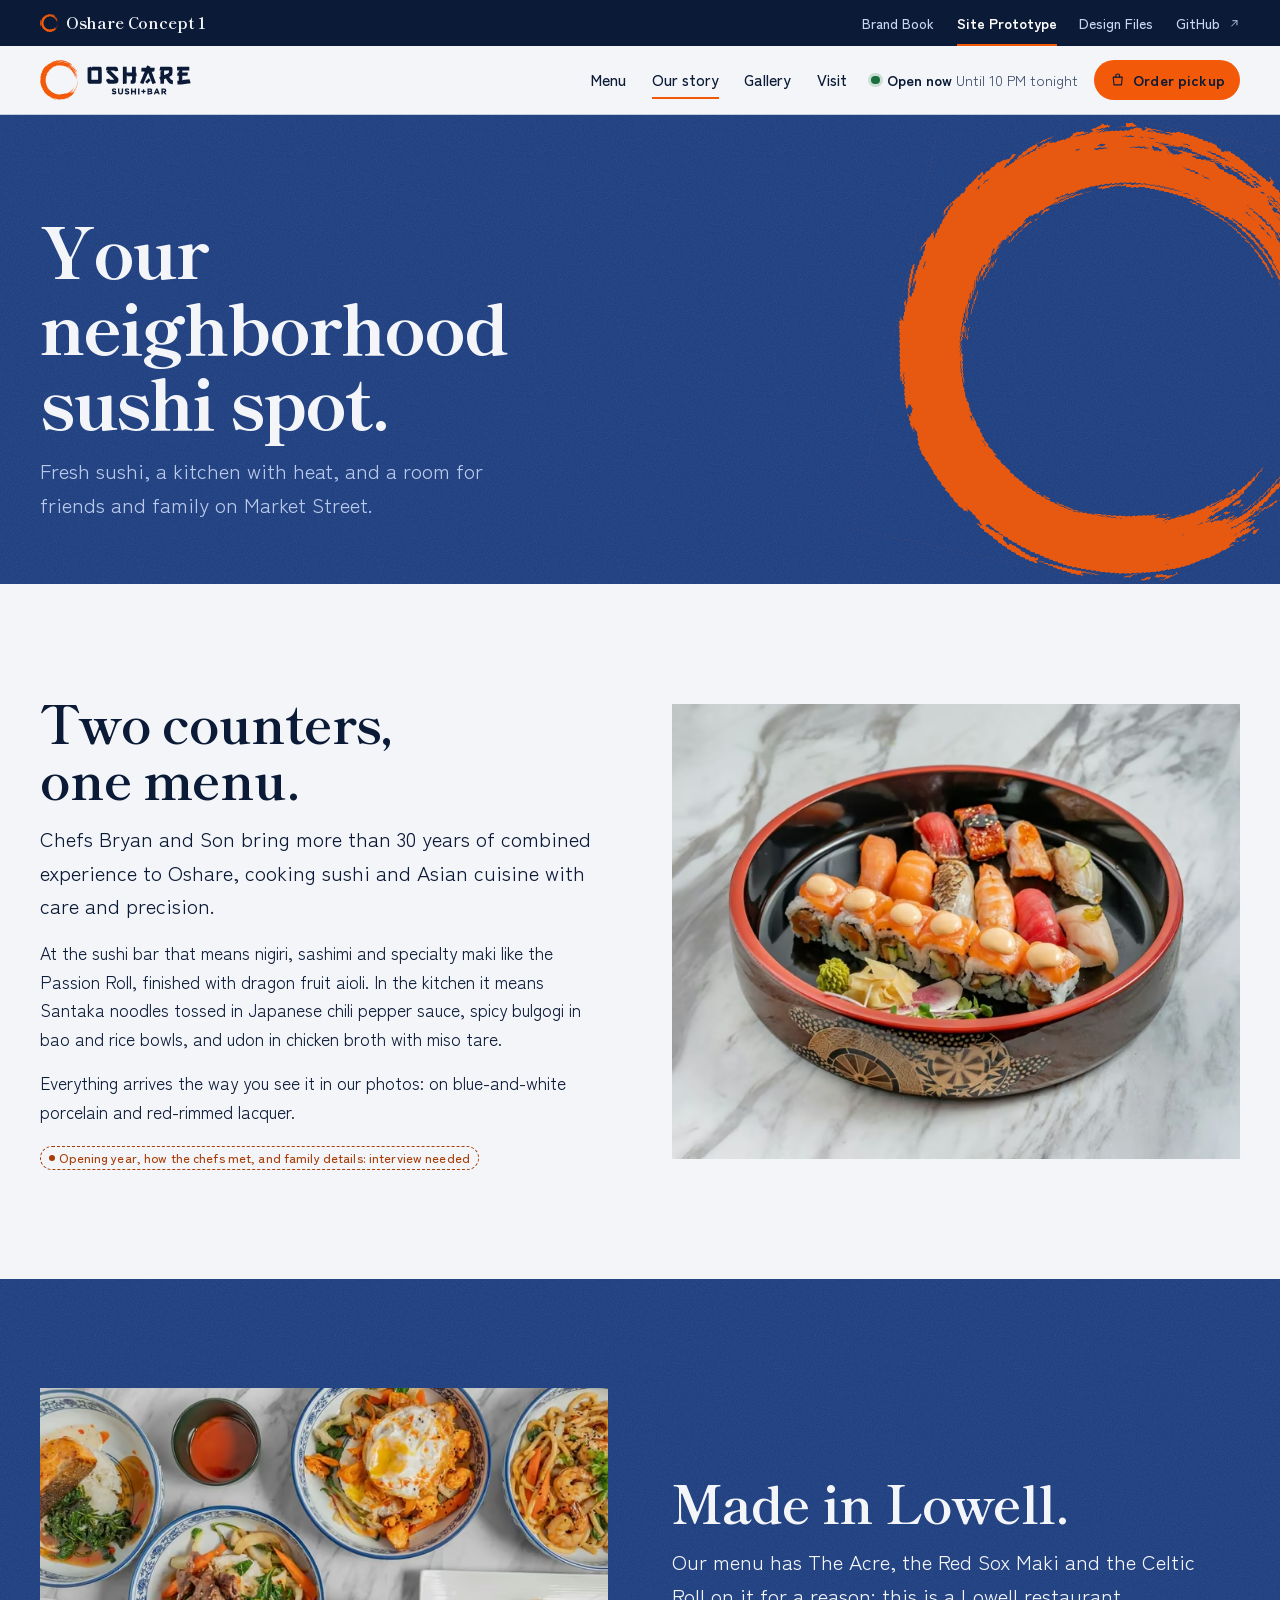
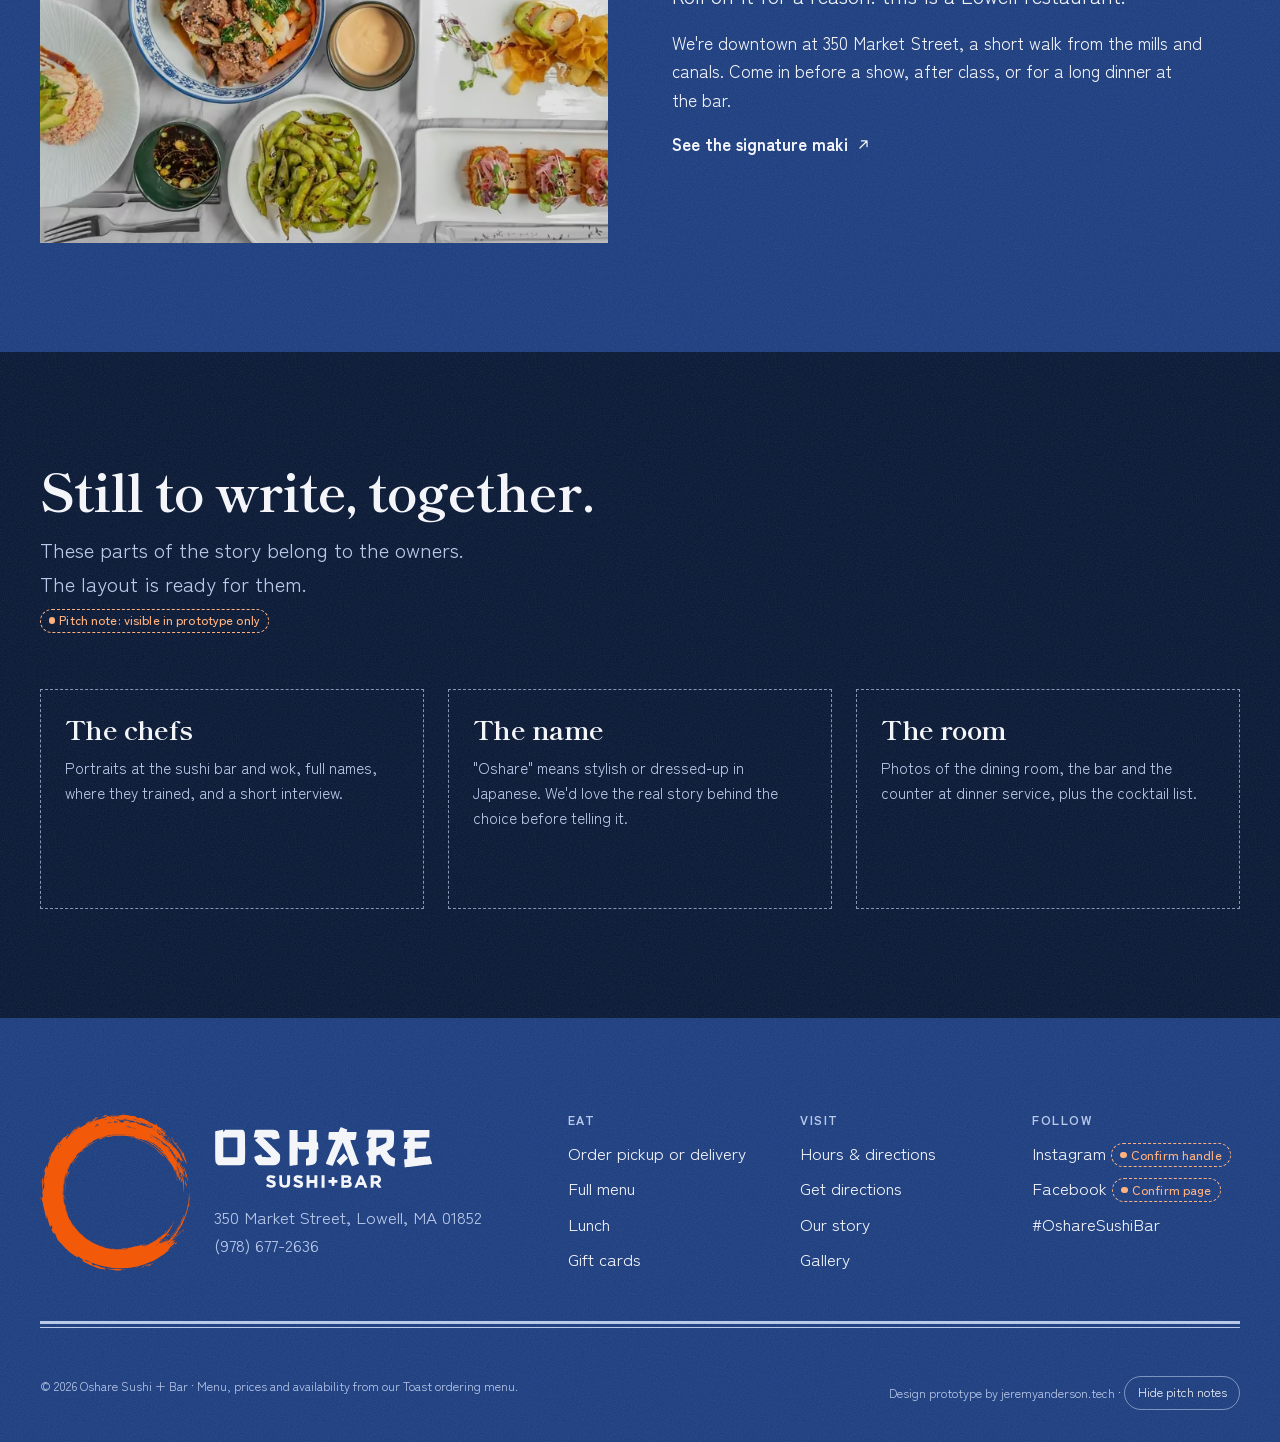
<file: site/story.html>
<!doctype html>
<html lang="en">
<head>
<meta charset="utf-8">
<meta name="viewport" content="width=device-width, initial-scale=1, viewport-fit=cover">
<meta name="robots" content="noindex, nofollow">
<script>document.documentElement.classList.add("js")</script>
<title>Our Story | Oshare Sushi + Bar, Lowell MA</title>
<meta name="description" content="Chefs Bryan and Son bring more than 30 years of combined experience to Oshare Sushi + Bar, a neighborhood sushi bar and kitchen on Market Street in downtown Lowell.">
<meta property="og:type" content="restaurant">
<meta property="og:title" content="Our Story | Oshare Sushi + Bar, Lowell MA">
<meta property="og:description" content="Chefs Bryan and Son bring more than 30 years of combined experience to Oshare Sushi + Bar, a neighborhood sushi bar and kitchen on Market Street in downtown Lowell.">
<meta name="theme-color" content="#1F3F80">
<link rel="preload" href="../assets/fonts/shippori-mincho-b1-latin-800-normal.woff2" as="font" type="font/woff2" crossorigin>
<link rel="stylesheet" href="../assets/oshare.css?v=3361503d">
<script type="application/ld+json">{"@context":"https://schema.org","@type":"Restaurant","@id":"https://osharesushi.com/#restaurant","name":"Oshare Sushi + Bar","url":"https://osharesushi.com/","telephone":"+1-978-677-2636","image":"https://osharesushi.com/img/spread.jpg","logo":"https://osharesushi.com/assets/lockup-color.svg","servesCuisine":["Sushi","Japanese","Korean"],"priceRange":"$$","acceptsReservations":false,"hasMenu":"https://osharesushi.com/menu/","address":{"@type":"PostalAddress","streetAddress":"350 Market Street","addressLocality":"Lowell","addressRegion":"MA","postalCode":"01852","addressCountry":"US"},"openingHoursSpecification":[{"@type":"OpeningHoursSpecification","dayOfWeek":["Tuesday","Wednesday","Thursday"],"opens":"16:00","closes":"21:00"},{"@type":"OpeningHoursSpecification","dayOfWeek":["Friday","Saturday"],"opens":"11:30","closes":"22:00"},{"@type":"OpeningHoursSpecification","dayOfWeek":"Sunday","opens":"11:30","closes":"21:00"}],"potentialAction":{"@type":"OrderAction","target":"https://toast.app/r/osharesushibar/order","deliveryMethod":["http://purl.org/goodrelations/v1#DeliveryModePickUp","http://purl.org/goodrelations/v1#DeliveryModeOwnFleet"]}}</script>
<meta property="og:url" content="https://cptnope.github.io/Oshare-Concept-1/site/story.html">
<meta property="og:image" content="https://cptnope.github.io/Oshare-Concept-1/img/share/share-site.jpg">
<meta property="og:image:width" content="1200">
<meta property="og:image:height" content="630">
<meta property="og:image:alt" content="Oshare website prototype: Dressed-up sushi on Market Street, with the ensō circling a tray of nigiri">
<meta name="twitter:card" content="summary_large_image">
<link rel="icon" href="../assets/favicon-32.png" sizes="32x32" type="image/png">
<link rel="icon" href="../assets/icon-192.png" sizes="192x192" type="image/png">
<link rel="apple-touch-icon" href="../assets/apple-touch-icon.png">
</head>
<body>
<svg width="0" height="0" style="position:absolute" aria-hidden="true">
<symbol id="i-arrow" viewBox="0 0 24 24"><path d="M7 17 17 7M9 7h8v8"/></symbol>
<symbol id="i-bag" viewBox="0 0 24 24"><path d="M5 8h14l-1.2 12H6.2L5 8Z"/><path d="M9 8V6a3 3 0 0 1 6 0v2"/></symbol>
<symbol id="i-phone" viewBox="0 0 24 24"><path d="M5 4h4l2 5-2.5 1.5a11 11 0 0 0 5 5L15 13l5 2v4a1 1 0 0 1-1 1A16 16 0 0 1 4 5a1 1 0 0 1 1-1Z"/></symbol>
<symbol id="i-pin" viewBox="0 0 24 24"><path d="M12 21s-7-6.2-7-11.5A7 7 0 0 1 19 9.5C19 14.8 12 21 12 21Z"/><circle cx="12" cy="9.5" r="2.5"/></symbol>
<symbol id="i-clock" viewBox="0 0 24 24"><circle cx="12" cy="12" r="8.5"/><path d="M12 7.5V12l3 2"/></symbol>
<symbol id="i-menu" viewBox="0 0 24 24"><path d="M4 7h16M4 12h16M4 17h10"/></symbol>
<symbol id="i-search" viewBox="0 0 24 24"><circle cx="11" cy="11" r="6.5"/><path d="m20 20-4.2-4.2"/></symbol>
<symbol id="i-gift" viewBox="0 0 24 24"><path d="M4 10h16v10H4zM3 7h18v3H3zM12 7v13"/><path d="M12 7c-1.5-3-5-3.5-5-1.5S10 7 12 7Zm0 0c1.5-3 5-3.5 5-1.5S14 7 12 7Z"/></symbol>
<symbol id="i-car" viewBox="0 0 24 24"><path d="M5 16V11l2-5h10l2 5v5M3.5 16h17M7 19v-3m10 3v-3"/><circle cx="8" cy="13" r=".6"/><circle cx="16" cy="13" r=".6"/></symbol>
<symbol id="i-glass" viewBox="0 0 24 24"><path d="M5 4h14l-7 8-7-8ZM12 12v7M8 20h8"/></symbol>
<symbol id="i-chili" viewBox="0 0 24 24"><path fill="currentColor" stroke="none" d="M14.6 7.2c2.6.2 4.6 2.5 4 5.4-.9 4.7-6.6 8.4-12.8 8.4-.9 0-1.1-1.2-.3-1.5 3.9-1.6 6-4.2 6.6-7.4.4-2.6 1.1-4.8 2.5-4.9ZM15.4 6.3c.1-1.7 1.1-3 2.6-3.4.5-.1.8.5.4.8-.9.7-1.4 1.6-1.5 2.8-.5-.2-1-.2-1.5-.2Z"/></symbol>
</svg>
<a class="skip" href="#main">Skip to content</a>
<nav class="concept" aria-label="Oshare concept"><div class="concept__in"><a class="concept__home" href="../"><span class="enso" aria-hidden="true"></span><span>Oshare <span class="t">Concept 1</span></span></a><div class="concept__links"><a href="../brand-book/">Brand Book</a><a href="../site/" aria-current="page">Site Prototype</a><a href="../#design-files">Design Files</a><a class="ext" href="https://github.com/CptNope/Oshare-Concept-1" rel="noopener">GitHub<svg class="ico" viewBox="0 0 24 24" aria-hidden="true"><path d="M7 17 17 7M9 7h8v8"/></svg></a></div></div></nav><header class="hdr" data-open="false">
  <div class="wrap hdr__in">
    <a class="brand" href="./" aria-label="Oshare Sushi + Bar, home"><span class="enso" aria-hidden="true"></span><span class="wordmark" aria-hidden="true"></span></a>
    <nav class="nav" id="site-nav" aria-label="Main"><a href="menu.html">Menu</a><a href="story.html" aria-current="page">Our story</a><a href="gallery.html">Gallery</a><a href="visit.html">Visit</a></nav>
    <div class="hdr__act">
      <span class="status" data-status><span class="status__dot" aria-hidden="true"></span><span><b>Open Tue–Sun</b> <span data-status-detail>Closed Mondays</span></span></span>
      <a class="btn btn--sm" href="https://toast.app/r/osharesushibar/order" rel="noopener" target="_blank"><svg class="ico" aria-hidden="true"><use href="#i-bag"/></svg><span class="long">Order pickup</span><span class="short">Order</span><span class="sr-only"> (opens in a new tab)</span></a>
      <button class="menu-btn" type="button" aria-controls="site-nav" aria-expanded="false" aria-label="Open menu"><svg class="ico" aria-hidden="true"><use href="#i-menu"/></svg></button>
    </div>
  </div>
</header>
<main id="main">
  <section class="phead field" aria-labelledby="story-h">
    <span class="enso paint" aria-hidden="true"></span>
    <div class="wrap phead__in"><h1 id="story-h">Your neighborhood sushi spot.</h1><p>Fresh sushi, a kitchen with heat, and a room for friends and family on Market Street.</p></div>
  </section>
  <section class="sec">
    <div class="wrap story-grid">
      <div class="prose">
        <h2>Two counters, one menu.</h2>
        <p class="lede">Chefs Bryan and Son bring more than 30 years of combined experience to Oshare, cooking sushi and Asian cuisine with care and precision.</p>
        <p>At the sushi bar that means nigiri, sashimi and specialty maki like the Passion Roll, finished with dragon fruit aioli. In the kitchen it means Santaka noodles tossed in Japanese chili pepper sauce, spicy bulgogi in bao and rice bowls, and udon in chicken broth with miso tare.</p>
        <p>Everything arrives the way you see it in our photos: on blue-and-white porcelain and red-rimmed lacquer.</p>
        <p><span class="note">Opening year, how the chefs met, and family details: interview needed</span></p>
      </div>
      <figure><picture><source type="image/avif" srcset="../img/w/tray-240.avif 240w, ../img/w/tray-480.avif 480w, ../img/w/tray-720.avif 720w, ../img/w/tray-960.avif 960w, ../img/w/tray-1280.avif 1280w, ../img/w/tray-1600.avif 1600w" sizes="(max-width: 53.75em) 100vw, (min-width: 82.5em) 580px, 45vw"><source type="image/webp" srcset="../img/w/tray-240.webp 240w, ../img/w/tray-480.webp 480w, ../img/w/tray-720.webp 720w, ../img/w/tray-960.webp 960w, ../img/w/tray-1280.webp 1280w, ../img/w/tray-1600.webp 1600w" sizes="(max-width: 53.75em) 100vw, (min-width: 82.5em) 580px, 45vw"><img decoding="async" src="../img/tray.jpg" alt="Nigiri Deluxe on a red-rimmed lacquer tray" loading="lazy" width="1600" height="1280"></picture></figure>
    </div>
  </section>
  <section class="sec field" aria-labelledby="lowell-h">
    <div class="wrap story-grid">
      <figure><picture><source type="image/avif" srcset="../img/w/spread-240.avif 240w, ../img/w/spread-480.avif 480w, ../img/w/spread-720.avif 720w, ../img/w/spread-960.avif 960w, ../img/w/spread-1280.avif 1280w, ../img/w/spread-1600.avif 1600w" sizes="(max-width: 53.75em) 100vw, (min-width: 82.5em) 580px, 45vw"><source type="image/webp" srcset="../img/w/spread-240.webp 240w, ../img/w/spread-480.webp 480w, ../img/w/spread-720.webp 720w, ../img/w/spread-960.webp 960w, ../img/w/spread-1280.webp 1280w, ../img/w/spread-1600.webp 1600w" sizes="(max-width: 53.75em) 100vw, (min-width: 82.5em) 580px, 45vw"><img decoding="async" src="../img/spread.jpg" alt="Overhead spread of Oshare dishes in blue-and-white bowls on marble" loading="lazy" width="1600" height="1280"></picture></figure>
      <div class="prose">
        <h2 id="lowell-h">Made in Lowell.</h2>
        <p class="lede">Our menu has The Acre, the Red Sox Maki and the Celtic Roll on it for a reason: this is a Lowell restaurant.</p>
        <p>We're downtown at 350 Market Street, a short walk from the mills and canals. Come in before a show, after class, or for a long dinner at the bar.</p>
        <a class="link-arrow" href="menu.html#signature">See the signature maki<svg class="ico" aria-hidden="true"><use href="#i-arrow"/></svg></a>
      </div>
    </div>
  </section>
  <section class="sec field field--band note-block" data-note-block aria-labelledby="gaps-h">
    <div class="wrap">
      <div class="sec-head"><h2 id="gaps-h">Still to write, together.</h2><p>These parts of the story belong to the owners. The layout is ready for them. <span class="note">Pitch note: visible in prototype only</span></p></div>
      <div class="gaps">
        <div class="gap"><h3>The chefs</h3><p>Portraits at the sushi bar and wok, full names, where they trained, and a short interview.</p></div>
        <div class="gap"><h3>The name</h3><p>"Oshare" means stylish or dressed-up in Japanese. We'd love the real story behind the choice before telling it.</p></div>
        <div class="gap"><h3>The room</h3><p>Photos of the dining room, the bar and the counter at dinner service, plus the cocktail list.</p></div>
      </div>
    </div>
  </section>
</main>
<footer class="ftr field on-cobalt">
  <div class="wrap">
    <div class="ftr__top">
      <div class="ftr__mark"><span class="enso" aria-hidden="true"></span><div><span class="wordmark" role="img" aria-label="Oshare Sushi + Bar"></span><p class="muted" style="margin-top:.9rem;max-width:30ch">350 Market Street, Lowell, MA 01852<br><span class="tnum">(978) 677-2636</span></p></div></div>
      <div class="ftr__cols">
        <div><h2>Eat</h2><ul><li><a href="https://toast.app/r/osharesushibar/order" target="_blank" rel="noopener">Order pickup or delivery<span class="sr-only"> (opens in a new tab)</span></a></li><li><a href="menu.html">Full menu</a></li><li><a href="menu.html#lunch">Lunch</a></li><li><a href="https://www.toasttab.com/osharesushibar/giftcards" target="_blank" rel="noopener">Gift cards<span class="sr-only"> (opens in a new tab)</span></a></li></ul></div>
        <div><h2>Visit</h2><ul><li><a href="visit.html">Hours &amp; directions</a></li><li><a href="https://www.google.com/maps/dir/?api=1&destination=350+Market+Street%2C+Lowell%2C+MA+01852" target="_blank" rel="noopener">Get directions<span class="sr-only"> (opens in a new tab)</span></a></li><li><a href="story.html">Our story</a></li><li><a href="gallery.html">Gallery</a></li></ul></div>
        <div><h2>Follow</h2><ul><li><a href="https://www.instagram.com/osharesushibar/" target="_blank" rel="noopener">Instagram<span class="sr-only"> (opens in a new tab)</span></a> <span class="note">Confirm handle</span></li><li><a href="https://www.facebook.com/OshareSushiBar/" target="_blank" rel="noopener">Facebook<span class="sr-only"> (opens in a new tab)</span></a> <span class="note">Confirm page</span></li><li>#OshareSushiBar</li></ul></div>
      </div>
    </div>
    <hr class="rim" style="margin-top:3rem">
    <div class="ftr__base">
      <span>© 2026 Oshare Sushi + Bar · Menu, prices and availability from our Toast ordering menu.</span>
      <span>Design prototype by jeremyanderson.tech · <button type="button" data-notes-toggle aria-pressed="true">Hide pitch notes</button></span>
    </div>
  </div>
</footer>
<nav class="orderbar" aria-label="Quick actions">
  <a href="https://toast.app/r/osharesushibar/order" target="_blank" rel="noopener"><svg class="ico" aria-hidden="true"><use href="#i-bag"/></svg>Order pickup<span class="sr-only"> (opens in a new tab)</span></a>
  <a href="tel:+19786772636"><svg class="ico" aria-hidden="true"><use href="#i-phone"/></svg>Call</a>
  <a href="https://www.google.com/maps/dir/?api=1&destination=350+Market+Street%2C+Lowell%2C+MA+01852" target="_blank" rel="noopener"><svg class="ico" aria-hidden="true"><use href="#i-pin"/></svg>Directions<span class="sr-only"> (opens in a new tab)</span></a>
</nav>
<script src="../assets/oshare.js?v=403c3803"></script>
</body>
</html>
</file>
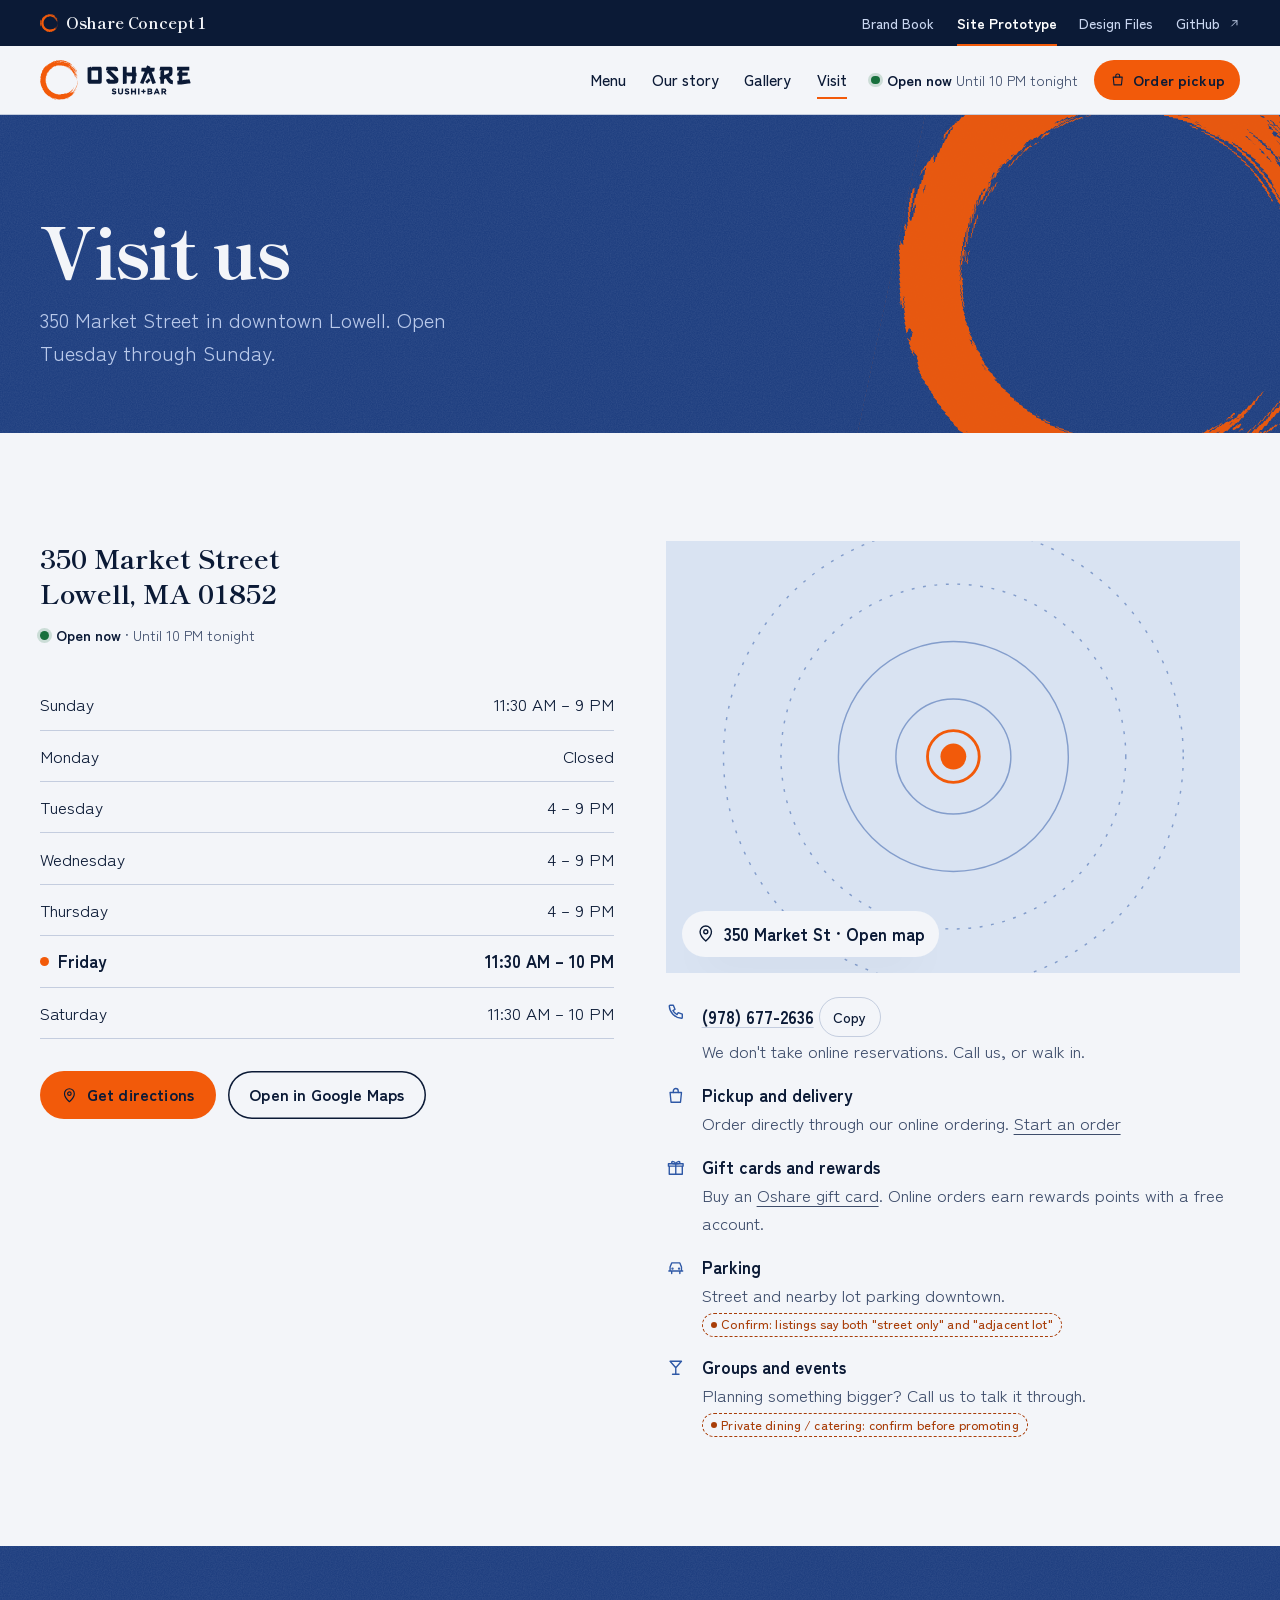
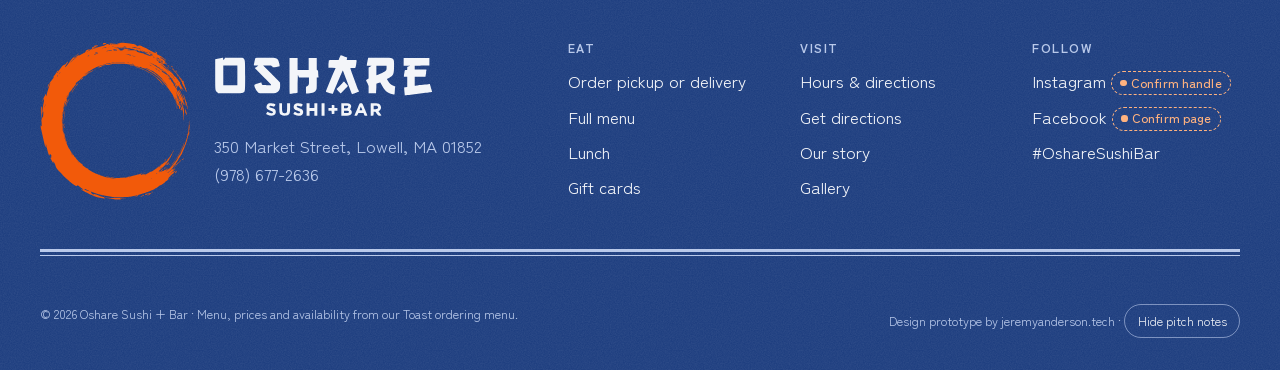
<file: site/visit.html>
<!doctype html>
<html lang="en">
<head>
<meta charset="utf-8">
<meta name="viewport" content="width=device-width, initial-scale=1, viewport-fit=cover">
<meta name="robots" content="noindex, nofollow">
<script>document.documentElement.classList.add("js")</script>
<title>Hours &amp; Directions | Oshare Sushi + Bar, 350 Market St, Lowell MA</title>
<meta name="description" content="Oshare Sushi + Bar is at 350 Market Street, Lowell, MA 01852. Open Tuesday to Sunday. Call (978) 677-2636, order pickup or delivery online, or buy a gift card.">
<meta property="og:type" content="restaurant">
<meta property="og:title" content="Hours &amp; Directions | Oshare Sushi + Bar, 350 Market St, Lowell MA">
<meta property="og:description" content="Oshare Sushi + Bar is at 350 Market Street, Lowell, MA 01852. Open Tuesday to Sunday. Call (978) 677-2636, order pickup or delivery online, or buy a gift card.">
<meta name="theme-color" content="#1F3F80">
<link rel="preload" href="../assets/fonts/shippori-mincho-b1-latin-800-normal.woff2" as="font" type="font/woff2" crossorigin>
<link rel="stylesheet" href="../assets/oshare.css?v=3361503d">
<script type="application/ld+json">{"@context":"https://schema.org","@type":"Restaurant","@id":"https://osharesushi.com/#restaurant","name":"Oshare Sushi + Bar","url":"https://osharesushi.com/","telephone":"+1-978-677-2636","image":"https://osharesushi.com/img/spread.jpg","logo":"https://osharesushi.com/assets/lockup-color.svg","servesCuisine":["Sushi","Japanese","Korean"],"priceRange":"$$","acceptsReservations":false,"hasMenu":"https://osharesushi.com/menu/","address":{"@type":"PostalAddress","streetAddress":"350 Market Street","addressLocality":"Lowell","addressRegion":"MA","postalCode":"01852","addressCountry":"US"},"openingHoursSpecification":[{"@type":"OpeningHoursSpecification","dayOfWeek":["Tuesday","Wednesday","Thursday"],"opens":"16:00","closes":"21:00"},{"@type":"OpeningHoursSpecification","dayOfWeek":["Friday","Saturday"],"opens":"11:30","closes":"22:00"},{"@type":"OpeningHoursSpecification","dayOfWeek":"Sunday","opens":"11:30","closes":"21:00"}],"potentialAction":{"@type":"OrderAction","target":"https://toast.app/r/osharesushibar/order","deliveryMethod":["http://purl.org/goodrelations/v1#DeliveryModePickUp","http://purl.org/goodrelations/v1#DeliveryModeOwnFleet"]}}</script>
<meta property="og:url" content="https://cptnope.github.io/Oshare-Concept-1/site/visit.html">
<meta property="og:image" content="https://cptnope.github.io/Oshare-Concept-1/img/share/share-site.jpg">
<meta property="og:image:width" content="1200">
<meta property="og:image:height" content="630">
<meta property="og:image:alt" content="Oshare website prototype: Dressed-up sushi on Market Street, with the ensō circling a tray of nigiri">
<meta name="twitter:card" content="summary_large_image">
<link rel="icon" href="../assets/favicon-32.png" sizes="32x32" type="image/png">
<link rel="icon" href="../assets/icon-192.png" sizes="192x192" type="image/png">
<link rel="apple-touch-icon" href="../assets/apple-touch-icon.png">
</head>
<body>
<svg width="0" height="0" style="position:absolute" aria-hidden="true">
<symbol id="i-arrow" viewBox="0 0 24 24"><path d="M7 17 17 7M9 7h8v8"/></symbol>
<symbol id="i-bag" viewBox="0 0 24 24"><path d="M5 8h14l-1.2 12H6.2L5 8Z"/><path d="M9 8V6a3 3 0 0 1 6 0v2"/></symbol>
<symbol id="i-phone" viewBox="0 0 24 24"><path d="M5 4h4l2 5-2.5 1.5a11 11 0 0 0 5 5L15 13l5 2v4a1 1 0 0 1-1 1A16 16 0 0 1 4 5a1 1 0 0 1 1-1Z"/></symbol>
<symbol id="i-pin" viewBox="0 0 24 24"><path d="M12 21s-7-6.2-7-11.5A7 7 0 0 1 19 9.5C19 14.8 12 21 12 21Z"/><circle cx="12" cy="9.5" r="2.5"/></symbol>
<symbol id="i-clock" viewBox="0 0 24 24"><circle cx="12" cy="12" r="8.5"/><path d="M12 7.5V12l3 2"/></symbol>
<symbol id="i-menu" viewBox="0 0 24 24"><path d="M4 7h16M4 12h16M4 17h10"/></symbol>
<symbol id="i-search" viewBox="0 0 24 24"><circle cx="11" cy="11" r="6.5"/><path d="m20 20-4.2-4.2"/></symbol>
<symbol id="i-gift" viewBox="0 0 24 24"><path d="M4 10h16v10H4zM3 7h18v3H3zM12 7v13"/><path d="M12 7c-1.5-3-5-3.5-5-1.5S10 7 12 7Zm0 0c1.5-3 5-3.5 5-1.5S14 7 12 7Z"/></symbol>
<symbol id="i-car" viewBox="0 0 24 24"><path d="M5 16V11l2-5h10l2 5v5M3.5 16h17M7 19v-3m10 3v-3"/><circle cx="8" cy="13" r=".6"/><circle cx="16" cy="13" r=".6"/></symbol>
<symbol id="i-glass" viewBox="0 0 24 24"><path d="M5 4h14l-7 8-7-8ZM12 12v7M8 20h8"/></symbol>
<symbol id="i-chili" viewBox="0 0 24 24"><path fill="currentColor" stroke="none" d="M14.6 7.2c2.6.2 4.6 2.5 4 5.4-.9 4.7-6.6 8.4-12.8 8.4-.9 0-1.1-1.2-.3-1.5 3.9-1.6 6-4.2 6.6-7.4.4-2.6 1.1-4.8 2.5-4.9ZM15.4 6.3c.1-1.7 1.1-3 2.6-3.4.5-.1.8.5.4.8-.9.7-1.4 1.6-1.5 2.8-.5-.2-1-.2-1.5-.2Z"/></symbol>
</svg>
<a class="skip" href="#main">Skip to content</a>
<nav class="concept" aria-label="Oshare concept"><div class="concept__in"><a class="concept__home" href="../"><span class="enso" aria-hidden="true"></span><span>Oshare <span class="t">Concept 1</span></span></a><div class="concept__links"><a href="../brand-book/">Brand Book</a><a href="../site/" aria-current="page">Site Prototype</a><a href="../#design-files">Design Files</a><a class="ext" href="https://github.com/CptNope/Oshare-Concept-1" rel="noopener">GitHub<svg class="ico" viewBox="0 0 24 24" aria-hidden="true"><path d="M7 17 17 7M9 7h8v8"/></svg></a></div></div></nav><header class="hdr" data-open="false">
  <div class="wrap hdr__in">
    <a class="brand" href="./" aria-label="Oshare Sushi + Bar, home"><span class="enso" aria-hidden="true"></span><span class="wordmark" aria-hidden="true"></span></a>
    <nav class="nav" id="site-nav" aria-label="Main"><a href="menu.html">Menu</a><a href="story.html">Our story</a><a href="gallery.html">Gallery</a><a href="visit.html" aria-current="page">Visit</a></nav>
    <div class="hdr__act">
      <span class="status" data-status><span class="status__dot" aria-hidden="true"></span><span><b>Open Tue–Sun</b> <span data-status-detail>Closed Mondays</span></span></span>
      <a class="btn btn--sm" href="https://toast.app/r/osharesushibar/order" rel="noopener" target="_blank"><svg class="ico" aria-hidden="true"><use href="#i-bag"/></svg><span class="long">Order pickup</span><span class="short">Order</span><span class="sr-only"> (opens in a new tab)</span></a>
      <button class="menu-btn" type="button" aria-controls="site-nav" aria-expanded="false" aria-label="Open menu"><svg class="ico" aria-hidden="true"><use href="#i-menu"/></svg></button>
    </div>
  </div>
</header>
<main id="main">
  <section class="phead field" aria-labelledby="visit-h">
    <span class="enso paint" aria-hidden="true"></span>
    <div class="wrap phead__in"><h1 id="visit-h">Visit us</h1><p>350 Market Street in downtown Lowell. Open Tuesday through Sunday.</p></div>
  </section>
  <section class="sec">
    <div class="wrap visit">
      <div style="display:grid;gap:2rem;align-content:start">
        <div style="display:grid;gap:.75rem"><p class="addr">350 Market Street<br>Lowell, MA 01852</p><p class="status" data-status><span class="status__dot" aria-hidden="true"></span><span><b>Open Tue–Sun</b> · <span data-status-detail>Closed Mondays</span></span></p></div>
        <table class="hours"><caption class="sr-only">Opening hours</caption><tbody><tr data-day="0"><th scope="row">Sunday</th><td>11:30 AM – 9 PM</td></tr><tr data-day="1"><th scope="row">Monday</th><td>Closed</td></tr><tr data-day="2"><th scope="row">Tuesday</th><td>4 – 9 PM</td></tr><tr data-day="3"><th scope="row">Wednesday</th><td>4 – 9 PM</td></tr><tr data-day="4"><th scope="row">Thursday</th><td>4 – 9 PM</td></tr><tr data-day="5"><th scope="row">Friday</th><td>11:30 AM – 10 PM</td></tr><tr data-day="6"><th scope="row">Saturday</th><td>11:30 AM – 10 PM</td></tr></tbody></table>
        <div class="hero__cta"><a class="btn" href="https://www.google.com/maps/dir/?api=1&destination=350+Market+Street%2C+Lowell%2C+MA+01852" target="_blank" rel="noopener"><svg class="ico" aria-hidden="true"><use href="#i-pin"/></svg>Get directions<span class="sr-only"> (opens in a new tab)</span></a><a class="btn btn--ghost" href="https://www.google.com/maps/search/?api=1&query=Oshare+Sushi+%2B+Bar%2C+350+Market+Street%2C+Lowell%2C+MA+01852" target="_blank" rel="noopener">Open in Google Maps<span class="sr-only"> (opens in a new tab)</span></a></div>
      </div>
      <div style="display:grid;gap:1.5rem;align-content:start">
        <a class="mapcard" href="https://www.google.com/maps/search/?api=1&query=Oshare+Sushi+%2B+Bar%2C+350+Market+Street%2C+Lowell%2C+MA+01852" target="_blank" rel="noopener" aria-label="Open 350 Market Street in Google Maps">
          <svg class="map" viewBox="0 0 400 300" aria-hidden="true"><g fill="none" stroke="var(--cobalt-2)" stroke-opacity=".5"><circle cx="200" cy="150" r="40"/><circle cx="200" cy="150" r="80"/><circle cx="200" cy="150" r="120" stroke-dasharray="2 6"/><circle cx="200" cy="150" r="160" stroke-dasharray="2 6"/></g><circle cx="200" cy="150" r="9" fill="var(--enso)"/><circle cx="200" cy="150" r="18" fill="none" stroke="var(--enso)" stroke-width="2"/></svg>
          <span class="mapcard__label"><svg class="ico" aria-hidden="true"><use href="#i-pin"/></svg>350 Market St · Open map</span>
        <span class="sr-only"> (opens in a new tab)</span></a>
        <div class="facts">
          <div class="fact"><svg class="ico" aria-hidden="true"><use href="#i-phone"/></svg><div><a class="tnum" href="tel:+19786772636"><b>(978) 677-2636</b></a> <button class="chip js-only" type="button" data-copy="(978) 677-2636">Copy</button><br><span class="muted">We don't take online reservations. Call us, or walk in.</span></div></div>
          <div class="fact"><svg class="ico" aria-hidden="true"><use href="#i-bag"/></svg><div><b>Pickup and delivery</b><br><span class="muted">Order directly through our online ordering. <a href="https://toast.app/r/osharesushibar/order" target="_blank" rel="noopener">Start an order<span class="sr-only"> (opens in a new tab)</span></a></span></div></div>
          <div class="fact"><svg class="ico" aria-hidden="true"><use href="#i-gift"/></svg><div><b>Gift cards and rewards</b><br><span class="muted">Buy an <a href="https://www.toasttab.com/osharesushibar/giftcards" target="_blank" rel="noopener">Oshare gift card<span class="sr-only"> (opens in a new tab)</span></a>. Online orders earn rewards points with a free account.</span></div></div>
          <div class="fact"><svg class="ico" aria-hidden="true"><use href="#i-car"/></svg><div><b>Parking</b><br><span class="muted">Street and nearby lot parking downtown.</span> <span class="note">Confirm: listings say both "street only" and "adjacent lot"</span></div></div>
          <div class="fact"><svg class="ico" aria-hidden="true"><use href="#i-glass"/></svg><div><b>Groups and events</b><br><span class="muted">Planning something bigger? Call us to talk it through.</span> <span class="note">Private dining / catering: confirm before promoting</span></div></div>
        </div>
      </div>
    </div>
  </section>
</main>
<footer class="ftr field on-cobalt">
  <div class="wrap">
    <div class="ftr__top">
      <div class="ftr__mark"><span class="enso" aria-hidden="true"></span><div><span class="wordmark" role="img" aria-label="Oshare Sushi + Bar"></span><p class="muted" style="margin-top:.9rem;max-width:30ch">350 Market Street, Lowell, MA 01852<br><span class="tnum">(978) 677-2636</span></p></div></div>
      <div class="ftr__cols">
        <div><h2>Eat</h2><ul><li><a href="https://toast.app/r/osharesushibar/order" target="_blank" rel="noopener">Order pickup or delivery<span class="sr-only"> (opens in a new tab)</span></a></li><li><a href="menu.html">Full menu</a></li><li><a href="menu.html#lunch">Lunch</a></li><li><a href="https://www.toasttab.com/osharesushibar/giftcards" target="_blank" rel="noopener">Gift cards<span class="sr-only"> (opens in a new tab)</span></a></li></ul></div>
        <div><h2>Visit</h2><ul><li><a href="visit.html">Hours &amp; directions</a></li><li><a href="https://www.google.com/maps/dir/?api=1&destination=350+Market+Street%2C+Lowell%2C+MA+01852" target="_blank" rel="noopener">Get directions<span class="sr-only"> (opens in a new tab)</span></a></li><li><a href="story.html">Our story</a></li><li><a href="gallery.html">Gallery</a></li></ul></div>
        <div><h2>Follow</h2><ul><li><a href="https://www.instagram.com/osharesushibar/" target="_blank" rel="noopener">Instagram<span class="sr-only"> (opens in a new tab)</span></a> <span class="note">Confirm handle</span></li><li><a href="https://www.facebook.com/OshareSushiBar/" target="_blank" rel="noopener">Facebook<span class="sr-only"> (opens in a new tab)</span></a> <span class="note">Confirm page</span></li><li>#OshareSushiBar</li></ul></div>
      </div>
    </div>
    <hr class="rim" style="margin-top:3rem">
    <div class="ftr__base">
      <span>© 2026 Oshare Sushi + Bar · Menu, prices and availability from our Toast ordering menu.</span>
      <span>Design prototype by jeremyanderson.tech · <button type="button" data-notes-toggle aria-pressed="true">Hide pitch notes</button></span>
    </div>
  </div>
</footer>
<nav class="orderbar" aria-label="Quick actions">
  <a href="https://toast.app/r/osharesushibar/order" target="_blank" rel="noopener"><svg class="ico" aria-hidden="true"><use href="#i-bag"/></svg>Order pickup<span class="sr-only"> (opens in a new tab)</span></a>
  <a href="tel:+19786772636"><svg class="ico" aria-hidden="true"><use href="#i-phone"/></svg>Call</a>
  <a href="https://www.google.com/maps/dir/?api=1&destination=350+Market+Street%2C+Lowell%2C+MA+01852" target="_blank" rel="noopener"><svg class="ico" aria-hidden="true"><use href="#i-pin"/></svg>Directions<span class="sr-only"> (opens in a new tab)</span></a>
</nav>
<script src="../assets/oshare.js?v=403c3803"></script>
</body>
</html>
</file>
<file: assets/oshare.css>
/* Oshare Sushi + Bar — "Blue & White" system
   Layout concept: porcelain-white ground, underglaze-cobalt fields that own whole regions,
   one orange brush stroke (the ensō) as the only warm note; the double rim rule is the only divider. */

/* ---------- fonts: self-hosted (SIL OFL 1.1, licenses in assets/fonts/) ----------
   Same Latin files Google Fonts serves, without the two extra connections and the
   render-blocking cross-origin stylesheet. Shippori 800 (every page's h1) is preloaded
   in each page's head so headlines don't reflow; body text swaps in without moving the layout. */
@font-face { font-family: "Shippori Mincho B1"; font-style: normal; font-weight: 500; font-display: swap; src: url("fonts/shippori-mincho-b1-latin-500-normal.woff2") format("woff2"); unicode-range: U+0000-00FF, U+0131, U+0152-0153, U+02BB-02BC, U+02C6, U+02DA, U+02DC, U+0304, U+0308, U+0329, U+2000-206F, U+20AC, U+2122, U+2191, U+2193, U+2212, U+2215, U+FEFF, U+FFFD; }
@font-face { font-family: "Shippori Mincho B1"; font-style: normal; font-weight: 700; font-display: swap; src: url("fonts/shippori-mincho-b1-latin-700-normal.woff2") format("woff2"); unicode-range: U+0000-00FF, U+0131, U+0152-0153, U+02BB-02BC, U+02C6, U+02DA, U+02DC, U+0304, U+0308, U+0329, U+2000-206F, U+20AC, U+2122, U+2191, U+2193, U+2212, U+2215, U+FEFF, U+FFFD; }
@font-face { font-family: "Shippori Mincho B1"; font-style: normal; font-weight: 800; font-display: swap; src: url("fonts/shippori-mincho-b1-latin-800-normal.woff2") format("woff2"); unicode-range: U+0000-00FF, U+0131, U+0152-0153, U+02BB-02BC, U+02C6, U+02DA, U+02DC, U+0304, U+0308, U+0329, U+2000-206F, U+20AC, U+2122, U+2191, U+2193, U+2212, U+2215, U+FEFF, U+FFFD; }
@font-face { font-family: "Zen Kaku Gothic New"; font-style: normal; font-weight: 400; font-display: swap; src: url("fonts/zen-kaku-gothic-new-latin-400-normal.woff2") format("woff2"); unicode-range: U+0000-00FF, U+0131, U+0152-0153, U+02BB-02BC, U+02C6, U+02DA, U+02DC, U+0304, U+0308, U+0329, U+2000-206F, U+20AC, U+2122, U+2191, U+2193, U+2212, U+2215, U+FEFF, U+FFFD; }
@font-face { font-family: "Zen Kaku Gothic New"; font-style: normal; font-weight: 500; font-display: swap; src: url("fonts/zen-kaku-gothic-new-latin-500-normal.woff2") format("woff2"); unicode-range: U+0000-00FF, U+0131, U+0152-0153, U+02BB-02BC, U+02C6, U+02DA, U+02DC, U+0304, U+0308, U+0329, U+2000-206F, U+20AC, U+2122, U+2191, U+2193, U+2212, U+2215, U+FEFF, U+FFFD; }
@font-face { font-family: "Zen Kaku Gothic New"; font-style: normal; font-weight: 700; font-display: swap; src: url("fonts/zen-kaku-gothic-new-latin-700-normal.woff2") format("woff2"); unicode-range: U+0000-00FF, U+0131, U+0152-0153, U+02BB-02BC, U+02C6, U+02DA, U+02DC, U+0304, U+0308, U+0329, U+2000-206F, U+20AC, U+2122, U+2191, U+2193, U+2212, U+2215, U+FEFF, U+FFFD; }
/* ō and Ō, which neither face draws: tiny companion families built by tools/build_macron_fonts.py,
   listed first in --display / --sans and fetched only where those letters appear */
@font-face { font-family: "Oshare Macron Mincho"; font-style: normal; font-weight: 500; font-display: swap; src: url("fonts/oshare-macron-mincho-500-normal.woff2") format("woff2"); unicode-range: U+014C-014D; }
@font-face { font-family: "Oshare Macron Mincho"; font-style: normal; font-weight: 700; font-display: swap; src: url("fonts/oshare-macron-mincho-700-normal.woff2") format("woff2"); unicode-range: U+014C-014D; }
@font-face { font-family: "Oshare Macron Mincho"; font-style: normal; font-weight: 800; font-display: swap; src: url("fonts/oshare-macron-mincho-800-normal.woff2") format("woff2"); unicode-range: U+014C-014D; }
@font-face { font-family: "Oshare Macron Gothic"; font-style: normal; font-weight: 400; font-display: swap; src: url("fonts/oshare-macron-gothic-400-normal.woff2") format("woff2"); unicode-range: U+014C-014D; }
@font-face { font-family: "Oshare Macron Gothic"; font-style: normal; font-weight: 500; font-display: swap; src: url("fonts/oshare-macron-gothic-500-normal.woff2") format("woff2"); unicode-range: U+014C-014D; }
@font-face { font-family: "Oshare Macron Gothic"; font-style: normal; font-weight: 700; font-display: swap; src: url("fonts/oshare-macron-gothic-700-normal.woff2") format("woff2"); unicode-range: U+014C-014D; }
/* the brand book's one Japanese word (おしゃれ), cut down to its four kana */
@font-face { font-family: "Zen Kaku Gothic New"; font-style: normal; font-weight: 400; font-display: swap; src: url("fonts/zen-kaku-gothic-new-ja-oshare-400-normal.woff2") format("woff2"); unicode-range: U+304A, U+3057, U+3083, U+308C; }

:root {
  /* color */
  --glaze: #F3F5F9;        /* porcelain white ground */
  --glaze-2: #E9EDF4;      /* recessed glaze */
  --ink: #0B1A36;          /* blue-black text */
  --ink-2: #3E4D6B;        /* secondary text on glaze (6.3:1+) */
  --cobalt: #1F3F80;       /* underglaze cobalt field */
  --cobalt-2: #2E58A6;     /* cobalt line / link */
  --wash: #D9E3F2;         /* diluted cobalt wash */
  --on-cobalt: #F3F5F9;
  --on-cobalt-2: #B9C9EA;  /* secondary text on cobalt (6:1) */
  --enso: #F25A0A;         /* the brush ring + primary action fill */
  --enso-ink: #A83D08;     /* orange as text on glaze (5.8:1), panels (5.4:1), wash (4.9:1) */
  --enso-hi: #FF9A5C;      /* orange as text on cobalt (4.8:1) */
  --cobalt-ink: #1F3F80;   /* cobalt as text, rules and borders on the page ground */
  --band: #0B1A36;         /* the deep band behind +BAR; stays dark in both themes */
  --ok: #17703D;           /* positive state text */
  --on-enso: #0B1A36;
  --line: rgba(31, 63, 128, .22);
  --shadow: 0 18px 40px -22px rgba(11, 26, 54, .45);
  --field-grain: .07;

  /* type */
  --display: "Oshare Macron Mincho", "Shippori Mincho B1", "Hiragino Mincho ProN", "Yu Mincho", Georgia, serif;
  --sans: "Oshare Macron Gothic", "Zen Kaku Gothic New", "Hiragino Sans", "Yu Gothic", system-ui, sans-serif;
  --fs-hero: clamp(2.5rem, 1.5rem + 3.6vw, 5rem);
  --fs-h2: clamp(2rem, 1.35rem + 2.4vw, 3.6rem);
  --fs-h3: clamp(1.3rem, 1.12rem + .7vw, 1.7rem);
  --fs-lead: clamp(1.08rem, 1rem + .35vw, 1.3rem);
  --fs-body: 1.0625rem;
  --fs-sm: .9rem;
  --fs-xs: .78rem;

  /* space (4px scale) */
  --s1: .25rem; --s2: .5rem; --s3: .75rem; --s4: 1rem; --s5: 1.5rem; --s6: 2rem; --s7: 3rem; --s8: 4rem; --s9: 6rem; --s10: 8rem;
  --gutter: clamp(1rem, .4rem + 2.6vw, 3rem);
  --max: 1320px;
  --ease: cubic-bezier(.16, 1, .3, 1);
  color-scheme: light;
}
@media (prefers-color-scheme: dark) {
  :root:not([data-theme="light"]) {
    --glaze: #0A1630; --glaze-2: #0F1E3E; --ink: #EEF2FA; --ink-2: #AFBEDB;
    --cobalt: #15306A; --cobalt-2: #8FAEEA; --wash: #1B305F; --on-cobalt: #F3F5F9; --on-cobalt-2: #BFD0F0;
    --enso: #F46A1E; --enso-ink: #FF8A45; --enso-hi: #FF9A5C; --cobalt-ink: #8FAEEA; --band: #050B1A; --ok: #6FD39B; --on-enso: #0B1A36; --line: rgba(143, 174, 234, .25);
    --shadow: 0 18px 40px -20px rgba(0, 0, 0, .7); --field-grain: .05; color-scheme: dark;
  }
}
:root[data-theme="dark"] {
  --glaze: #0A1630; --glaze-2: #0F1E3E; --ink: #EEF2FA; --ink-2: #AFBEDB;
  --cobalt: #15306A; --cobalt-2: #8FAEEA; --wash: #1B305F; --on-cobalt: #F3F5F9; --on-cobalt-2: #BFD0F0;
  --enso: #F46A1E; --enso-ink: #FF8A45; --enso-hi: #FF9A5C; --cobalt-ink: #8FAEEA; --band: #050B1A; --ok: #6FD39B; --on-enso: #0B1A36; --line: rgba(143, 174, 234, .25);
  --shadow: 0 18px 40px -20px rgba(0, 0, 0, .7); --field-grain: .05; color-scheme: dark;
}

/* ---------- base ---------- */
*, *::before, *::after { box-sizing: border-box; }
html { -webkit-text-size-adjust: 100%; scroll-padding-top: 6rem; }
body {
  margin: 0; background: var(--glaze); color: var(--ink);
  font: 400 var(--fs-body)/1.65 var(--sans); font-kerning: normal;
  -webkit-font-smoothing: antialiased; text-rendering: optimizeLegibility;
}
img { max-width: 100%; height: auto; display: block; }
picture { display: contents; } /* AVIF/WebP wrapper: the <img> inside keeps its usual box and selectors */
picture > source { display: none; } /* otherwise each <source> becomes an empty grid/flex item */
a { color: inherit; text-underline-offset: .22em; text-decoration-thickness: 1px; }
a:hover { text-decoration-color: var(--enso); }
::selection { background: var(--enso); color: var(--on-enso); }
:focus-visible { outline: 2.5px solid var(--enso); outline-offset: 3px; border-radius: 2px; }
h1, h2, h3, h4 { font-family: var(--display); font-weight: 700; line-height: 1.08; letter-spacing: -.02em; margin: 0; text-wrap: balance; }
p { margin: 0; text-wrap: pretty; }
html { scrollbar-color: var(--cobalt-2) var(--glaze-2); }
.wrap { width: 100%; max-width: var(--max); margin-inline: auto; padding-inline: var(--gutter); }
.sr-only { position: absolute; width: 1px; height: 1px; padding: 0; margin: -1px; overflow: hidden; clip: rect(0 0 0 0); white-space: nowrap; border: 0; }
.skip { position: absolute; left: var(--s4); top: -4rem; z-index: 100; background: var(--enso); color: var(--on-enso); padding: var(--s2) var(--s4); font-weight: 700; border-radius: 999px; }
.skip:focus { top: calc(env(safe-area-inset-top, 0px) + var(--s3)); }
.tnum { font-variant-numeric: tabular-nums; }

/* ---------- the rim rule: heavy + hairline, like a bowl's painted rim ---------- */
.rim { border: 0; height: 7px; margin: 0; color: var(--cobalt-ink);
  background: linear-gradient(currentColor, currentColor) top/100% 3px no-repeat, linear-gradient(currentColor, currentColor) bottom/100% 1px no-repeat; }
.on-cobalt .rim, .field .rim { color: var(--on-cobalt-2); }
/* the same rim as the top edge of a grid or table: 3px line, 3px gap, 1px hairline */
.rim-top, .ratings { border-top: 7px solid var(--rim-c, var(--cobalt-ink)); border-image: linear-gradient(to bottom, var(--rim-c, var(--cobalt-ink)) 3px, transparent 3px, transparent 6px, var(--rim-c, var(--cobalt-ink)) 6px) 7 0 0 0 / 7px 0 0 0; }
.field .rim-top, .on-cobalt .rim-top { --rim-c: var(--on-cobalt-2); }

/* ---------- the ensō (traced from the restaurant's own mark) ---------- */
@property --sweep { syntax: "<angle>"; inherits: false; initial-value: 360deg; }
.enso {
  display: block; aspect-ratio: 1000 / 1052; background: var(--enso);
  -webkit-mask: url("enso.svg") center / contain no-repeat, conic-gradient(from 95deg, #000 var(--sweep), transparent 0);
  -webkit-mask-composite: source-in;
  mask: url("enso.svg") center / contain no-repeat, conic-gradient(from 95deg, #000 var(--sweep), transparent 0);
  mask-composite: intersect;
  pointer-events: none;
}
.enso.paint { animation: paint 1.7s var(--ease) .15s both; }
@keyframes paint { from { --sweep: 0deg; } to { --sweep: 360deg; } }
.wordmark { display: block; aspect-ratio: 3.48; background: currentColor;
  -webkit-mask: url("wordmark.svg") center / contain no-repeat; mask: url("wordmark.svg") center / contain no-repeat; }

/* ---------- buttons ---------- */
.btn { --b: var(--enso); --t: var(--on-enso);
  display: inline-flex; align-items: center; justify-content: center; gap: .55em; min-height: 48px; padding: .7em 1.35em;
  border-radius: 999px; border: 0; background: var(--b); color: var(--t); font: 700 1rem/1.1 var(--sans); letter-spacing: .01em;
  text-decoration: none; cursor: pointer; position: relative; transition: transform .25s var(--ease), box-shadow .25s var(--ease), background .2s; }
.btn:hover { transform: translateY(-1px); box-shadow: 0 0 0 3px var(--glaze), 0 0 0 4.5px var(--b); text-decoration: none; }
.btn:active { transform: translateY(0); }
.btn svg { width: 1.05em; height: 1.05em; flex: none; }
.btn--ghost { --b: transparent; --t: var(--ink); box-shadow: inset 0 0 0 1.5px currentColor; }
.btn--ghost:hover { box-shadow: inset 0 0 0 1.5px currentColor, 0 0 0 3px var(--glaze), 0 0 0 4.5px var(--cobalt-2); }
.field .btn--ghost, .on-cobalt .btn--ghost { --t: var(--on-cobalt); }
.field .btn:hover { box-shadow: 0 0 0 3px var(--cobalt), 0 0 0 4.5px var(--b); }
.field .btn--ghost:hover { box-shadow: inset 0 0 0 1.5px currentColor, 0 0 0 3px var(--cobalt), 0 0 0 4.5px var(--on-cobalt-2); }
.btn--sm { min-height: 40px; padding: .5em 1.05em; font-size: .92rem; }
.link-arrow { display: inline-flex; align-items: center; gap: .4em; font-weight: 700; color: var(--cobalt-2); text-decoration: none; }
.link-arrow svg { width: 1em; height: 1em; transition: transform .25s var(--ease); }
.link-arrow:hover svg { transform: translate(2px, -2px); }
.field .link-arrow { color: var(--on-cobalt); }

/* icons: one stroke family */
.ico { width: 1.15em; height: 1.15em; fill: none; stroke: currentColor; stroke-width: 1.7; stroke-linecap: round; stroke-linejoin: round; vertical-align: -.18em; }

/* ---------- header ---------- */
.hdr { position: sticky; top: env(safe-area-inset-top, 0px); z-index: 40; background: color-mix(in srgb, var(--glaze) 92%, transparent);
  backdrop-filter: saturate(1.4) blur(10px); -webkit-backdrop-filter: saturate(1.4) blur(10px); border-bottom: 1px solid var(--line); }
.hdr__in { display: flex; align-items: center; gap: var(--s5); min-height: 68px; }
.brand { display: flex; align-items: center; gap: .6rem; text-decoration: none; color: var(--ink); flex: none; }
.brand .enso { width: 38px; }
.brand .wordmark { width: 104px; }
.nav { display: flex; gap: clamp(.75rem, 2vw, 2rem); margin-left: auto; }
.nav a { text-decoration: none; font-weight: 500; font-size: .98rem; padding: .4rem 0; position: relative; }
.nav a::after { content: ""; position: absolute; left: 0; right: 0; bottom: 0; height: 2px; background: var(--enso); transform: scaleX(0); transform-origin: left; transition: transform .35s var(--ease); }
.nav a:hover::after, .nav a[aria-current="page"]::after { transform: scaleX(1); }
.hdr__act { display: flex; align-items: center; gap: var(--s4); }
.status { display: inline-flex; align-items: center; gap: .5em; font-size: var(--fs-sm); color: var(--ink-2); white-space: nowrap; }
.status__dot { width: .62em; height: .62em; border-radius: 50%; background: var(--ink-2); box-shadow: 0 0 0 3px color-mix(in srgb, currentColor 18%, transparent); }
.status[data-open="true"] .status__dot { background: var(--ok); color: var(--ok); }
.status[data-open="false"] .status__dot { background: var(--enso-ink); color: var(--enso-ink); }
.status b { color: var(--ink); font-weight: 700; }
.menu-btn { display: none; }
@media (max-width: 57.5em) {
  .nav, .hdr .status { display: none; }
  .hdr__act { margin-left: auto; }
  .menu-btn { display: inline-flex; width: 48px; height: 48px; align-items: center; justify-content: center; border-radius: 999px; border: 1.5px solid var(--line); background: transparent; color: var(--ink); cursor: pointer; }
  .menu-btn svg { width: 22px; height: 22px; }
  .hdr[data-open="true"] .nav { display: flex; position: absolute; inset: 100% 0 auto 0; flex-direction: column; gap: 0; background: var(--glaze); padding: var(--s3) var(--gutter) var(--s5); border-bottom: 1px solid var(--line); box-shadow: var(--shadow); }
  .hdr[data-open="true"] .nav a { font-family: var(--display); font-size: 1.6rem; font-weight: 700; padding: .55rem 0; border-bottom: 1px solid var(--line); }
  .hdr[data-open="true"] .nav a::after { display: none; }
  .brand .wordmark { width: 92px; }
}
@media (max-width: 26.25em) { .hdr .btn { padding-inline: .9em; } }

/* mobile order bar */
.orderbar { display: none; }
@media (max-width: 57.5em) {
  .orderbar { display: grid; grid-template-columns: 1.6fr 1fr 1fr; gap: 1px; position: fixed; left: 0; right: 0; bottom: 0; z-index: 45;
    background: var(--line); border-top: 1px solid var(--line); padding-bottom: env(safe-area-inset-bottom, 0px); }
  .orderbar a { display: flex; align-items: center; justify-content: center; gap: .45em; min-height: 56px; background: var(--glaze); color: var(--ink); font-weight: 700; font-size: .95rem; text-decoration: none; }
  .orderbar a:first-child { background: var(--enso); color: var(--on-enso); }
  body { padding-bottom: calc(56px + env(safe-area-inset-bottom, 0px)); }
}

/* ---------- cobalt field ---------- */
.field { background-color: var(--cobalt); color: var(--on-cobalt); position: relative; isolation: isolate; }
.field--band { background-color: var(--band); }
.field::before { content: ""; position: absolute; inset: 0; z-index: -1; opacity: var(--field-grain); pointer-events: none;
  background-image: url("data:image/svg+xml,%3Csvg xmlns='http://www.w3.org/2000/svg' width='240' height='240'%3E%3Cfilter id='n'%3E%3CfeTurbulence type='fractalNoise' baseFrequency='.85' numOctaves='3' stitchTiles='stitch'/%3E%3CfeColorMatrix values='0 0 0 0 1 0 0 0 0 1 0 0 0 0 1 0 0 0 1.4 -.35'/%3E%3C/filter%3E%3Crect width='240' height='240' filter='url(%23n)'/%3E%3C/svg%3E"); }
.field ::selection { background: var(--on-cobalt); color: var(--cobalt); }
.field :focus-visible { outline-color: var(--on-cobalt); }
.muted { color: var(--ink-2); }
.field .muted { color: var(--on-cobalt-2); }

/* ---------- hero ---------- */
.hero { display: grid; grid-template-columns: minmax(0, 11fr) minmax(0, 13fr); position: relative; overflow: hidden; }
.hero__copy { padding: clamp(2.5rem, 6vw, 5.5rem) clamp(1rem, 4vw, 4rem) clamp(2.5rem, 5vw, 4.5rem) max(var(--gutter), calc((100vw - var(--max)) / 2 + var(--gutter)));
  display: flex; flex-direction: column; justify-content: center; gap: var(--s5); position: relative; z-index: 2; }
.hero h1 { font-size: var(--fs-hero); font-weight: 800; letter-spacing: -.03em; line-height: 1.02; }
.hero h1 em { font-style: normal; color: var(--enso-hi); }
.hero__lead { font-size: var(--fs-lead); color: var(--on-cobalt-2); max-width: 34ch; }
.hero__cta { display: flex; flex-wrap: wrap; gap: var(--s3); }
.hero__meta { display: flex; flex-wrap: wrap; gap: .4rem 1.25rem; font-size: var(--fs-sm); color: var(--on-cobalt-2); }
.hero__meta .status { color: var(--on-cobalt-2); }
.hero__meta .status b { color: var(--on-cobalt); }
.hero { min-height: clamp(560px, 44vw, 760px); }
.hero__photo { position: relative; margin: 0; height: 100%; min-height: 100%; container-type: size; overflow: hidden; }
.hero__photo img { position: absolute; inset: 0; width: 100%; height: 100%; object-fit: cover; object-position: 37.5% 48.9%; }
/* the ring is sized to the rendered photo scale so it always circles the lacquer tray */
.hero__photo .enso { position: absolute; width: max(58cqw, 81cqh); left: 37.5%; top: 48.9%; transform: translate(-50%, -50%) rotate(-8deg); }
.hero__photo figcaption { position: absolute; right: var(--s4); bottom: var(--s4); background: color-mix(in srgb, var(--cobalt) 88%, transparent); color: var(--on-cobalt); font-size: var(--fs-xs); padding: .35rem .7rem; border-radius: 999px; letter-spacing: .02em; }
@media (max-width: 57.5em) {
  .hero { grid-template-columns: 1fr; }
  .hero__copy { padding: var(--s7) var(--gutter) var(--s6); }
  .hero { min-height: 0; } .hero__photo { height: auto; aspect-ratio: 1372 / 984; }
}

/* ---------- sections ---------- */
.sec { padding-block: clamp(3.5rem, 2rem + 6vw, 8rem); }
.sec--tight { padding-block: clamp(2.5rem, 1.5rem + 4vw, 5rem); }
.sec-head { display: grid; gap: var(--s4); margin-bottom: clamp(2rem, 1rem + 3vw, 4rem); max-width: 60rem; }
.sec-head h2 { font-size: var(--fs-h2); }
.sec-head p { font-size: var(--fs-lead); color: var(--ink-2); max-width: 46ch; }
.field .sec-head p { color: var(--on-cobalt-2); }
.sec-head--split { max-width: none; grid-template-columns: minmax(0, 1fr) auto; align-items: end; }
@media (max-width: 45em) { .sec-head--split { grid-template-columns: 1fr; } }

/* tonight strip */
.tonight { border-bottom: 1px solid var(--line); background: var(--glaze-2); }
.tonight__in { display: grid; grid-template-columns: auto 1fr auto; align-items: center; gap: var(--s5); padding-block: var(--s5); }
.tonight__state { font-family: var(--display); font-size: var(--fs-h3); font-weight: 700; }
.tonight__hours { display: flex; flex-wrap: wrap; gap: .25rem 1.25rem; font-size: var(--fs-sm); color: var(--ink-2); }
.tonight__hours span[aria-current] { color: var(--ink); font-weight: 700; }
.tonight__acts { display: flex; gap: var(--s3); flex-wrap: wrap; }
@media (max-width: 57.5em) { .tonight__in { grid-template-columns: 1fr; gap: var(--s3); } }

/* Lowell rolls */
.named { display: grid; grid-template-columns: repeat(3, minmax(0, 1fr)); border-top: 1px solid var(--on-cobalt-2); }
.named article { padding: var(--s6) var(--s5) var(--s6) 0; display: grid; gap: var(--s3); align-content: start; border-right: 1px solid color-mix(in srgb, var(--on-cobalt-2) 45%, transparent); }
.named article + article { padding-left: var(--s5); }
.named article:last-child { border-right: 0; }
.named h3 { font-size: clamp(2.2rem, 1.4rem + 2.6vw, 3.8rem); font-weight: 800; letter-spacing: -.03em; }
.named .price { font-family: var(--display); font-size: 1.35rem; color: var(--enso-hi); font-weight: 700; }
.named p { color: var(--on-cobalt-2); }
.named .why { font-size: var(--fs-sm); color: var(--on-cobalt); border-top: 1px dashed color-mix(in srgb, var(--on-cobalt-2) 60%, transparent); padding-top: var(--s3); }
@media (max-width: 53.75em) { .named { grid-template-columns: 1fr; } .named article, .named article + article { padding: var(--s5) 0; border-right: 0; border-bottom: 1px solid color-mix(in srgb, var(--on-cobalt-2) 45%, transparent); } }

/* plates (signature dishes with real photos) */
.plates { display: grid; grid-template-columns: repeat(12, minmax(0, 1fr)); gap: clamp(1rem, .5rem + 1.6vw, 2rem); }
.plate { grid-column: span 4; display: grid; gap: var(--s3); align-content: start; position: relative; }
.plate--lg { grid-column: span 6; }
.plate--wide { grid-column: span 8; }
.plate--wide .plate__img { aspect-ratio: 5 / 2.02; }
.plate--wide .plate__img img { object-position: 50% 55%; }
.plate--wide .plate__ring { width: 17%; }
.plate__img { position: relative; overflow: hidden; background: var(--glaze-2); aspect-ratio: 5 / 4; }
.plate__img img { width: 100%; height: 100%; object-fit: cover; transition: transform 1.2s var(--ease); }
.plate:hover .plate__img img { transform: scale(1.035); }
.plate__ring { position: absolute; width: 34%; right: 4%; top: 4%; opacity: 0; transform: rotate(-20deg) scale(.9); transition: opacity .35s, transform .6s var(--ease); }
.plate:hover .plate__ring, .plate:focus-within .plate__ring { opacity: 1; transform: rotate(-8deg) scale(1); }
.plate__row { display: flex; justify-content: space-between; align-items: baseline; gap: var(--s4); }
.plate h3 { font-size: var(--fs-h3); }
.plate .price { font-family: var(--display); font-weight: 700; font-size: 1.2rem; color: var(--enso-ink); white-space: nowrap; }
.plate p { color: var(--ink-2); font-size: .98rem; }
.plate .link-arrow { justify-self: start; }
@media (max-width: 60em) { .plate, .plate--lg { grid-column: span 6; } .plate--wide { grid-column: span 12; } }
@media (max-width: 37.5em) { .plates { grid-template-columns: 1fr; } .plate, .plate--lg, .plate--wide { grid-column: auto; } .plate--wide .plate__img { aspect-ratio: 5 / 4; } .plate--wide .plate__ring { width: 34%; } }

/* two counters */
.counters { display: grid; grid-template-columns: minmax(0, 1fr) minmax(0, 1fr); gap: 0; }
.counter { display: grid; grid-template-rows: auto 1fr; }
.counter figure { margin: 0; aspect-ratio: 5 / 4; overflow: hidden; }
.counter figure img { width: 100%; height: 100%; object-fit: cover; }
.counter__body { padding: clamp(1.5rem, 1rem + 2.5vw, 3.5rem); display: grid; gap: var(--s4); align-content: start; }
.counter h3 { font-size: var(--fs-h2); }
.counter ul { list-style: none; margin: 0; padding: 0; display: grid; }
.counter li { display: flex; justify-content: space-between; gap: var(--s4); padding: .65rem 0; border-bottom: 1px solid var(--line); }
.counter.field li { border-bottom-color: color-mix(in srgb, var(--on-cobalt-2) 35%, transparent); }
.counter li span:last-child { font-variant-numeric: tabular-nums; font-weight: 700; }
@media (max-width: 53.75em) { .counters { grid-template-columns: 1fr; } }

/* chefs line */
.chefs { display: grid; grid-template-columns: minmax(0, 7fr) minmax(0, 5fr); gap: clamp(2rem, 4vw, 5rem); align-items: center; }
.chefs blockquote { margin: 0; font-family: var(--display); font-size: clamp(1.7rem, 1.1rem + 2.2vw, 3.1rem); line-height: 1.18; font-weight: 700; letter-spacing: -.02em; }
.chefs blockquote span { color: var(--enso-ink); }
@media (max-width: 53.75em) { .chefs { grid-template-columns: 1fr; } }

/* bar band (dark photo) */
.barband { position: relative; color: #F3F5F9; isolation: isolate; overflow: hidden; }
.barband img { position: absolute; inset: 0; width: 100%; height: 100%; object-fit: cover; z-index: -2; }
.barband::after { content: ""; position: absolute; inset: 0; z-index: -1; background: linear-gradient(90deg, rgba(8, 18, 40, .92) 0%, rgba(8, 18, 40, .75) 45%, rgba(8, 18, 40, .15) 100%); }
.barband__in { padding-block: clamp(4rem, 3rem + 8vw, 10rem); display: grid; gap: var(--s5); max-width: 36rem; }
.barband h2 { font-size: var(--fs-h2); }
.barband p { color: #C9D6F0; font-size: var(--fs-lead); }
.barband .btn--ghost { --t: #F3F5F9; }

/* ratings */
.ratings { display: grid; grid-template-columns: repeat(3, minmax(0, 1fr)); }
.rating { padding: var(--s5) var(--s5) var(--s5) 0; display: grid; gap: var(--s2); border-bottom: 1px solid var(--line); }
.rating + .rating { padding-left: var(--s5); border-left: 1px solid var(--line); }
.rating__n { font-family: var(--display); font-size: clamp(2.6rem, 2rem + 2vw, 3.8rem); font-weight: 800; line-height: 1; color: var(--cobalt-ink); }
.rating__n small { font-size: .4em; color: var(--ink-2); font-weight: 500; }
.rating__src { font-size: var(--fs-sm); color: var(--ink-2); }
@media (max-width: 45em) { .ratings { grid-template-columns: 1fr; } .rating + .rating { padding-left: 0; border-left: 0; } }

/* visit block */
.visit { display: grid; grid-template-columns: minmax(0, 1fr) minmax(0, 1fr); gap: clamp(2rem, 4vw, 5rem); }
.hours { width: 100%; border-collapse: collapse; font-variant-numeric: tabular-nums; }
.hours th, .hours td { text-align: left; padding: .7rem 0; border-bottom: 1px solid var(--line); font-weight: 400; }
.hours td { text-align: right; }
.hours tr[aria-current] th, .hours tr[aria-current] td { font-weight: 700; color: var(--ink); }
.hours tr[aria-current] th::before { content: ""; display: inline-block; width: .55em; height: .55em; border-radius: 50%; background: var(--enso); margin-right: .55em; vertical-align: .12em; }
.field .hours th, .field .hours td { border-bottom-color: color-mix(in srgb, var(--on-cobalt-2) 35%, transparent); }
.field .hours tr[aria-current] th, .field .hours tr[aria-current] td { color: var(--on-cobalt); }
.addr { font-family: var(--display); font-size: var(--fs-h3); font-weight: 700; line-height: 1.3; }
.facts { display: grid; gap: var(--s4); }
.fact { display: grid; grid-template-columns: 1.5rem 1fr; gap: var(--s3); align-items: start; }
.fact .ico { margin-top: .3em; color: var(--cobalt-2); }
.field .fact .ico { color: var(--enso); }
@media (max-width: 53.75em) { .visit { grid-template-columns: 1fr; } }

/* map card (link out; no iframe) */
.mapcard { display: block; position: relative; aspect-ratio: 4 / 3; background: var(--wash); text-decoration: none; color: var(--ink); overflow: hidden; }
.mapcard svg.map { position: absolute; inset: 0; width: 100%; height: 100%; }
.mapcard__label { position: absolute; left: var(--s4); bottom: var(--s4); background: var(--glaze); padding: .55rem .9rem; border-radius: 999px; font-weight: 700; display: inline-flex; gap: .5em; align-items: center; box-shadow: var(--shadow); }

/* footer */
.ftr { padding-block: clamp(3rem, 2rem + 5vw, 6rem) var(--s6); }
.ftr__top { display: grid; grid-template-columns: minmax(0, 5fr) minmax(0, 7fr); gap: var(--s7); align-items: start; }
.ftr__mark { display: grid; grid-template-columns: auto 1fr; gap: var(--s5); align-items: center; }
.ftr__mark .enso { width: clamp(96px, 12vw, 150px); }
.ftr__mark .wordmark { width: clamp(150px, 18vw, 220px); color: var(--on-cobalt); }
.ftr__cols { display: grid; grid-template-columns: repeat(3, minmax(0, 1fr)); gap: var(--s5); }
.ftr h2 { font-family: var(--sans); font-size: var(--fs-xs); text-transform: uppercase; letter-spacing: .12em; color: var(--on-cobalt-2); font-weight: 700; margin-bottom: var(--s3); }
.ftr ul { list-style: none; margin: 0; padding: 0; display: grid; gap: .45rem; }
.ftr a { text-decoration: none; }
.ftr a:hover { text-decoration: underline; }
.ftr__base { margin-top: var(--s7); display: flex; flex-wrap: wrap; justify-content: space-between; gap: var(--s4); font-size: var(--fs-xs); color: var(--on-cobalt-2); }
.ftr__base button { background: none; border: 1px solid color-mix(in srgb, var(--on-cobalt-2) 60%, transparent); color: var(--on-cobalt); border-radius: 999px; padding: .35rem .8rem; font: inherit; cursor: pointer; }
@media (max-width: 53.75em) { .ftr__top { grid-template-columns: 1fr; } .ftr__cols { grid-template-columns: 1fr 1fr; } }

/* pitch notes: what needs the owner's confirmation */
.note { display: inline-flex; align-items: center; gap: .35em; font: 500 var(--fs-xs)/1.35 var(--sans); letter-spacing: .01em; color: var(--enso-ink);
  border: 1px dashed currentColor; border-radius: 999px; padding: .2em .65em; vertical-align: .15em; white-space: normal; text-transform: none; }
.field .note, .barband .note { color: #FFB27F; }
.note::before { content: ""; width: .5em; height: .5em; border-radius: 50%; background: currentColor; flex: none; }
html.hide-notes .note { display: none !important; }

/* page header (inner pages) */
.phead { padding-block: clamp(3rem, 2rem + 5vw, 6.5rem) clamp(2rem, 1.5rem + 3vw, 4rem); position: relative; overflow: hidden; }
.phead h1 { font-size: var(--fs-hero); font-weight: 800; letter-spacing: -.03em; max-width: 14ch; }
.phead p { font-size: var(--fs-lead); color: var(--on-cobalt-2); max-width: 46ch; margin-top: var(--s4); }
.phead .enso { position: absolute; width: clamp(240px, 34vw, 520px); right: -4%; top: 50%; transform: translateY(-50%) rotate(12deg); opacity: .95; }
.phead__in { position: relative; z-index: 1; }
@media (max-width: 45em) { .phead .enso { width: 62vw; right: -24vw; opacity: .55; } }

/* ---------- menu page ---------- */
.mtools { position: sticky; top: calc(env(safe-area-inset-top, 0px) + 69px); z-index: 30; background: color-mix(in srgb, var(--glaze) 95%, transparent); backdrop-filter: blur(8px); -webkit-backdrop-filter: blur(8px); border-bottom: 1px solid var(--line); }
.mtools__in { display: grid; grid-template-columns: minmax(0, 1fr) auto; gap: var(--s4); align-items: center; padding-block: var(--s3); }
.cats { display: flex; gap: .35rem; overflow-x: auto; scrollbar-width: none; padding: .2rem .1rem; scroll-snap-type: x proximity; }
.cats::-webkit-scrollbar { display: none; }
.cats a { position: relative; flex: none; scroll-snap-align: start; text-decoration: none; font-weight: 500; font-size: .95rem; padding: .5rem .95rem; border-radius: 999px; color: var(--ink-2); white-space: nowrap; }
.cats a:hover { color: var(--ink); background: var(--glaze-2); }
.cats a[aria-current="true"] { color: var(--on-cobalt); background: var(--cobalt); }
.filters { display: flex; gap: .5rem; align-items: center; }
.chip { display: inline-flex; align-items: center; gap: .4em; min-height: 40px; padding: .35rem .85rem; border-radius: 999px; border: 1.5px solid var(--line); background: transparent; color: var(--ink); font: 500 .9rem var(--sans); cursor: pointer; white-space: nowrap; }
.chip[aria-pressed="true"] { background: var(--ink); color: var(--glaze); border-color: var(--ink); }
.search { position: relative; }
.search input { min-height: 40px; width: 12rem; border-radius: 999px; border: 1.5px solid var(--line); background: var(--glaze); color: var(--ink); padding: .35rem .9rem .35rem 2.1rem; font: 400 .95rem var(--sans); }
.search input::placeholder { color: var(--ink-2); }
.search .ico { position: absolute; left: .75rem; top: 50%; transform: translateY(-50%); color: var(--ink-2); }
@media (max-width: 57.5em) { .mtools { top: calc(env(safe-area-inset-top, 0px) + 69px); } .mtools__in { grid-template-columns: 1fr; } .search input { width: 100%; } .filters { overflow-x: auto; } .search { flex: 1; } }

.legend { display: flex; flex-wrap: wrap; gap: .5rem 1.5rem; font-size: var(--fs-sm); color: var(--ink-2); padding-block: var(--s5) 0; }
.legend span { display: inline-flex; align-items: center; gap: .4em; }
.mark { display: inline-flex; align-items: center; justify-content: center; }
.mark--raw { font: 700 .7rem/1 var(--sans); letter-spacing: .06em; color: var(--cobalt-2); border: 1.2px solid currentColor; border-radius: 999px; padding: .22em .45em .18em; }
.mark--hot { color: var(--enso-ink); gap: 1px; }
.mark--hot svg { width: .95em; height: .95em; }

.mcat { padding-block: clamp(2.5rem, 2rem + 3vw, 4.5rem) var(--s4); scroll-margin-top: 9rem; }
.mcat__head { display: grid; grid-template-columns: minmax(0, 1fr) auto; align-items: end; gap: var(--s4); margin-bottom: var(--s5); }
.mcat__head h2 { font-size: var(--fs-h2); }
.mcat__head p { color: var(--ink-2); font-size: var(--fs-sm); max-width: 40ch; text-align: right; }
.mcat .rim { margin-bottom: var(--s3); }
.mlist { list-style: none; margin: 0; padding: 0; display: grid; grid-template-columns: repeat(2, minmax(0, 1fr)); column-gap: clamp(1.5rem, 4vw, 4rem); }
.mitem { display: grid; grid-template-columns: minmax(0, 1fr) auto; gap: .2rem var(--s4); padding: 1.05rem 0; border-bottom: 1px solid var(--line); align-content: start; }
.mitem--photo { grid-template-columns: 112px minmax(0, 1fr) auto; }
.mitem--photo .mitem__img { grid-row: span 3; width: 112px; aspect-ratio: 5 / 4; object-fit: cover; }
.mitem h3 { font-size: 1.22rem; font-weight: 700; display: flex; flex-wrap: wrap; align-items: center; gap: .35rem .5rem; }
.mitem__price { font-family: var(--display); font-weight: 700; font-size: 1.1rem; font-variant-numeric: tabular-nums; text-align: right; }
.mitem__desc { grid-column: 1 / -1; color: var(--ink-2); font-size: .95rem; line-height: 1.55; }
.mitem--photo .mitem__desc, .mitem--photo .mitem__act { grid-column: 2 / -1; }
.mitem__act { grid-column: 1 / -1; display: flex; gap: var(--s4); align-items: center; margin-top: .25rem; font-size: .9rem; }
.mitem__act a { font-weight: 700; color: var(--cobalt-2); text-decoration: none; display: inline-flex; align-items: center; gap: .3em; }
.mitem__act a:hover { text-decoration: underline; }
.mitem[data-oos="true"] .mitem__price { text-decoration: line-through; color: var(--ink-2); font-weight: 400; }
.oos { font-size: var(--fs-xs); color: var(--enso-ink); font-weight: 700; }
.mitem[hidden] { display: none !important; }
.mempty { padding: var(--s6) 0; color: var(--ink-2); }
@media (max-width: 53.75em) { .mlist { grid-template-columns: 1fr; } .mcat__head { grid-template-columns: 1fr; } .mcat__head p { text-align: left; } }
@media (max-width: 26.25em) { .mitem--photo { grid-template-columns: 84px minmax(0, 1fr) auto; } .mitem--photo .mitem__img { width: 84px; } }
.sushi-guide { display: grid; grid-template-columns: repeat(3, minmax(0, 1fr)); gap: var(--s5); padding: var(--s5); background: var(--wash); margin-top: var(--s5); }
.sushi-guide b { display: block; font-family: var(--display); font-size: 1.15rem; }
.sushi-guide p { font-size: .92rem; color: var(--ink-2); }
@media (max-width: 45em) { .sushi-guide { grid-template-columns: 1fr; } }

/* ---------- gallery ---------- */
.gallery { columns: 3 280px; column-gap: clamp(.75rem, 1.5vw, 1.25rem); }
.gallery a { display: block; text-decoration: none; width: 100%; margin: 0 0 clamp(.75rem, 1.5vw, 1.25rem); padding: 0; border: 0; background: var(--glaze-2); cursor: zoom-in; break-inside: avoid; position: relative; color: inherit; text-align: left; }
.gallery a img { width: 100%; transition: opacity .3s; }
.gallery a:hover img { opacity: .9; }
.gallery a span { display: block; padding: .55rem 0 0; font-size: var(--fs-sm); color: var(--ink-2); background: var(--glaze); }
dialog.lightbox { border: 0; padding: 0; max-width: min(1200px, 94vw); width: 100%; background: transparent; color: #F3F5F9; }
dialog.lightbox::backdrop { background: rgba(6, 13, 30, .9); }
.lightbox figure { margin: 0; display: grid; gap: var(--s3); }
.lightbox__img { min-height: 40vh; display: grid; place-items: center; }
.lightbox img { width: 100%; max-height: 78vh; object-fit: contain; }
.lightbox__bar { display: flex; justify-content: space-between; align-items: center; gap: var(--s4); }
.lightbox__bar div { display: flex; gap: .5rem; }
.lightbox button { min-width: 48px; min-height: 48px; border-radius: 999px; border: 1.5px solid rgba(243, 245, 249, .5); background: transparent; color: #F3F5F9; font: 700 .95rem var(--sans); cursor: pointer; display: inline-flex; align-items: center; justify-content: center; gap: .4em; padding: 0 1rem; }
.lightbox button:hover { border-color: var(--enso); }

/* ---------- story ---------- */
.story-grid { display: grid; grid-template-columns: minmax(0, 6fr) minmax(0, 6fr); gap: clamp(2rem, 5vw, 6rem); align-items: center; }
.story-grid figure { margin: 0; }
.prose { display: grid; gap: var(--s4); max-width: 62ch; }
.prose h2 { font-size: var(--fs-h2); }
.prose p { font-size: 1.08rem; }
.prose .lede { font-size: var(--fs-lead); }
@media (max-width: 53.75em) { .story-grid { grid-template-columns: 1fr; } }
.gaps { display: grid; grid-template-columns: repeat(3, minmax(0, 1fr)); gap: var(--s5); }
.gap { border: 1.5px dashed color-mix(in srgb, var(--on-cobalt-2) 70%, transparent); padding: var(--s5); display: grid; gap: var(--s3); align-content: start; min-height: 220px; }
.gap h3 { font-size: var(--fs-h3); }
.gap p { color: var(--on-cobalt-2); font-size: .95rem; }
@media (max-width: 53.75em) { .gaps { grid-template-columns: 1fr; } }

/* motion */
@media (prefers-reduced-motion: reduce) {
  *, *::before, *::after { animation-duration: .001ms !important; animation-delay: 0s !important; transition-duration: .001ms !important; scroll-behavior: auto !important; }
}

.barstack { grid-template-columns: minmax(0,1fr) minmax(0,1fr); }
@media (max-width: 47.5em) { .barstack { grid-template-columns: 1fr !important; } }
html.hide-notes .note-block { display: none; }

.nowrap { white-space: nowrap; }
.btn .short { display: none; }
@media (max-width: 32.5em) { .hdr .btn .long { display: none; } .hdr .btn .short { display: inline; } }

/* ---------- concept bar (GitHub Pages presentation wrapper) ---------- */
.concept { background: #0B1A36; color: #F3F5F9; font: 500 .88rem/1 var(--sans); position: relative; z-index: 50; }
.concept__in { display: flex; align-items: center; gap: 1.5rem; min-height: 46px; max-width: var(--max); margin-inline: auto; padding-inline: var(--gutter); overflow-x: auto; scrollbar-width: none; white-space: nowrap; }
.concept__in::-webkit-scrollbar { display: none; }
.concept a { color: #C9D6F0; text-decoration: none; display: inline-flex; align-items: center; gap: .5rem; min-height: 46px; position: relative; }
.concept a:hover { color: #FFFFFF; }
.concept a[aria-current="page"] { color: #FFFFFF; font-weight: 700; }
.concept a[aria-current="page"]::after { content: ""; position: absolute; left: 0; right: 0; bottom: 0; height: 2px; background: #F25A0A; }
.concept__home { font-family: var(--display); font-weight: 700; font-size: .98rem; color: #F3F5F9 !important; letter-spacing: -.01em; }
.concept__home .enso { width: 18px; }
.concept__links { display: flex; gap: 1.4rem; margin-left: auto; }
.concept__links .ext svg { width: .9em; height: .9em; }
.concept :focus-visible { outline-color: #F25A0A; outline-offset: -2px; }
@media (max-width: 40em) { .concept__in { gap: 1rem; } .concept__links { gap: 1rem; } .concept__home span.t { display: none; } }

/* ======================================================================
   Adaptation layer: narrow phones, larger text, touch, short viewports.
   Breakpoints are in em so they also respond to the reader's text size.
   ====================================================================== */

/* safe areas on notched phones held sideways */
.wrap, .concept__in { padding-left: max(var(--gutter), env(safe-area-inset-left, 0px)); padding-right: max(var(--gutter), env(safe-area-inset-right, 0px)); }
.hdr__in { flex-wrap: wrap; row-gap: .25rem; }

/* narrow phones: tighter header, compact mark at the very narrowest */
@media (max-width: 26.25em) {
  .hdr__in { gap: .75rem; }
  .hdr__act { gap: .5rem; }
  .brand { gap: .45rem; }
  .brand .enso { width: 32px; }
  .brand .wordmark { width: 78px; }
  .orderbar a { flex-direction: column; gap: .15rem; font-size: .78rem; line-height: 1.1; padding-inline: .25rem; text-align: center; }
  .orderbar a:first-child { flex-direction: row; gap: .45rem; font-size: .95rem; }
  .ftoggle span:not(.ftoggle__dot) { position: absolute; width: 1px; height: 1px; overflow: hidden; clip: rect(0 0 0 0); white-space: nowrap; }
}
@media (max-width: 22.5em) {
  .brand .wordmark { display: none; }
  .brand .enso { width: 36px; }
}
.orderbar a { min-width: 0; }
@media (max-width: 57.5em) { .hero__copy { padding-left: max(var(--gutter), env(safe-area-inset-left, 0px)); padding-right: max(var(--gutter), env(safe-area-inset-right, 0px)); } .orderbar { padding-left: env(safe-area-inset-left, 0px); padding-right: env(safe-area-inset-right, 0px); } }

/* menu toolbar: one sticky row on phones; search + filters open from a toggle */
.ftoggle { display: none; }
@media (max-width: 57.5em) {
  .mtools__in { grid-template-columns: minmax(0, 1fr) auto; gap: .5rem; }
  .ftoggle { position: relative; display: inline-flex; align-items: center; gap: .4rem; min-height: 44px; padding: 0 .9rem; border-radius: 999px; border: 1.5px solid var(--line); background: var(--glaze); color: var(--ink); font: 700 .9rem var(--sans); cursor: pointer; white-space: nowrap; }
  .ftoggle[aria-expanded="true"] { background: var(--ink); color: var(--glaze); border-color: var(--ink); }
  .ftoggle__dot { position: absolute; top: 6px; right: 6px; width: 9px; height: 9px; border-radius: 50%; background: var(--enso); box-shadow: 0 0 0 2px var(--glaze); }
  .filters { display: none; grid-column: 1 / -1; flex-wrap: wrap; overflow: visible; padding-bottom: .25rem; }
  .mtools[data-filters="open"] .filters { display: flex; }
  .filters .search { flex: 1 1 100%; }
}

/* short viewports (phones held sideways): give the content the screen */
@media (max-height: 30em) {
  .hdr { position: relative; top: auto; }
  .mtools { top: env(safe-area-inset-top, 0px); }
  .orderbar a { min-height: 44px; }
  body { padding-bottom: calc(44px + env(safe-area-inset-bottom, 0px)); }
  .hero__copy { padding-block: var(--s6) var(--s5); }
}

/* touch: 44px targets wherever a finger is the pointer */
@media (pointer: coarse) {
  .btn--sm, .chip, .search input, .cats a, .brand, .mitem__act a, .link-arrow { min-height: 44px; }
  .cats a { display: inline-flex; align-items: center; }
  .nav a { min-height: 44px; display: inline-flex; align-items: center; }
  .link-arrow, .mitem__act a { display: inline-flex; align-items: center; }
  .ftr ul { gap: 0; }
  .ftr li a, .ftr__base button { min-height: 44px; display: inline-flex; align-items: center; }
  .concept a { min-height: 46px; }
}

/* no hover on touch: no sticky hover rings, give press feedback instead */
@media (hover: none) {
  .btn:hover { transform: none; box-shadow: none; }
  .btn--ghost:hover, .field .btn--ghost:hover { box-shadow: inset 0 0 0 1.5px currentColor; }
  .plate:hover .plate__img img { transform: none; }
  .btn:active { transform: scale(.97); }
}

/* larger text: let long labels and notes wrap instead of pushing sideways */
.ftr__cols li, .facts, .hours th, .hours td { overflow-wrap: anywhere; }
.note { max-width: 100%; }

/* horizontal scrollers hint that there is more: fade the trailing edge, pad so the last item clears it */
@media (max-width: 57.5em) {
  .cats { -webkit-mask-image: linear-gradient(90deg, #000 calc(100% - 2.25rem), transparent); mask-image: linear-gradient(90deg, #000 calc(100% - 2.25rem), transparent); padding-right: 2.25rem; }
}
@media (max-width: 40em) {
  .concept__in { -webkit-mask-image: linear-gradient(90deg, #000 calc(100% - 2rem), transparent); mask-image: linear-gradient(90deg, #000 calc(100% - 2rem), transparent); }
  .concept__links { padding-right: 2rem; }
}


/* ======================================================================
   Hardening: works without JavaScript, survives missing images and long text
   ====================================================================== */
/* without JS: show the nav on phones, hide controls that need the script */
html:not(.js) .js-only, html:not(.js) .ftoggle, html:not(.js) .filters, html:not(.js) [data-notes-toggle] { display: none !important; }
@media (max-width: 57.5em) {
  html:not(.js) .menu-btn { display: none; }
  html:not(.js) .hdr .nav { display: flex; order: 3; flex-basis: 100%; gap: 1.25rem; overflow-x: auto; padding-bottom: .5rem; }
}
/* photos that fail to load leave the brand ground, not a hole */
.hero__photo { background: var(--cobalt); }
.plate__img, .counter figure, .gallery a, .mitem__img { background-color: var(--glaze-2); }
/* long dish names and unbroken strings wrap instead of overflowing */
.mitem h3, .plate h3, .named h3, .addr, .counter li span:first-child { overflow-wrap: anywhere; }
.mitem h3 { min-width: 0; }
/* live result count beside the search field */
.mcount { font-size: var(--fs-sm); color: var(--ink-2); white-space: nowrap; align-self: center; }
.mcount:empty { display: none; }
.facts a.tnum { color: inherit; text-decoration-color: var(--line); }
body { overflow-wrap: break-word; }
.mitem__desc, .plate p, .named p, .counter li span, .prose p, .gap p { overflow-wrap: anywhere; }
img.img-failed { visibility: hidden; }
</file>
<file: assets/hub.css>
/* Concept hub */
.hub-hero__in { display: grid; grid-template-columns: minmax(0, 7fr) minmax(0, 5fr); gap: clamp(2rem, 5vw, 5rem); align-items: center; padding-block: clamp(3rem, 2rem + 6vw, 7rem); }
.hub-hero h1 { font-size: clamp(3rem, 2rem + 5vw, 6rem); font-weight: 800; letter-spacing: -.035em; line-height: .98; }
.hub-hero h1 span { display: block; color: var(--enso-hi); }
.hub-hero__copy { display: grid; gap: 1.5rem; }
.hub-hero__copy > p:not(.hub-meta) { font-size: var(--fs-lead); color: var(--on-cobalt-2); max-width: 44ch; }
.hub-meta { font-size: var(--fs-sm); color: var(--on-cobalt-2); }
.hub-lockup { position: relative; width: min(100%, 440px); aspect-ratio: 1000 / 1052; justify-self: center; }
.hub-lockup .enso { position: absolute; inset: 0; width: 100%; }
.hub-lockup .wordmark { position: absolute; left: 18.4%; top: 42.3%; width: 73.1%; color: var(--on-cobalt); }
@media (max-width: 53.75em) { .hub-hero__in { grid-template-columns: 1fr; } .hub-lockup { order: -1; width: min(70vw, 320px); } }
.hub-cards { display: grid; grid-template-columns: repeat(2, minmax(0, 1fr)); gap: clamp(1.25rem, 3vw, 2.5rem); }
@media (max-width: 47.5em) { .hub-cards { grid-template-columns: 1fr; } }
.hub-card { display: grid; gap: 1.1rem; text-decoration: none; color: var(--ink); }
.hub-card__img { display: block; overflow: hidden; background: var(--glaze-2); box-shadow: 0 0 0 1px var(--line); }
.hub-card__img img { width: 100%; transition: transform 1s var(--ease); }
.hub-card:hover .hub-card__img img { transform: scale(1.02); }
.hub-card__body { display: grid; gap: .5rem; }
.hub-card b { font-family: var(--display); font-weight: 800; font-size: var(--fs-h2); letter-spacing: -.02em; line-height: 1.05; }
.hub-card__body > span:not(.link-arrow) { color: var(--ink-2); max-width: 52ch; }
.hub-card:hover b { text-decoration: underline; text-decoration-color: var(--enso); text-decoration-thickness: 2px; text-underline-offset: .15em; }
.hub-list { list-style: none; margin: 0; padding: 0; display: grid; border-top: 1px solid color-mix(in srgb, var(--on-cobalt-2) 45%, transparent); }
.hub-list li { display: grid; grid-template-columns: minmax(0, 18rem) minmax(0, 1fr); gap: .4rem 2rem; padding: 1rem 0; border-bottom: 1px solid color-mix(in srgb, var(--on-cobalt-2) 35%, transparent); }
.hub-list a { color: var(--on-cobalt); text-decoration: none; display: inline-flex; align-items: center; gap: .4rem; font-weight: 700; }
.hub-list a:hover code { text-decoration: underline; text-decoration-color: var(--enso); }
.hub-list code { font: 500 .92rem/1.4 ui-monospace, "SF Mono", Menlo, Consolas, monospace; }
.hub-list span { color: var(--on-cobalt-2); }
@media (max-width: 40em) { .hub-list li { grid-template-columns: 1fr; } }
.hub-notes p { max-width: 72ch; color: var(--ink-2); font-size: var(--fs-sm); }
.hub-notes b { color: var(--ink); }
@media (pointer: coarse) { .hub-list a { min-height: 44px; } }
</file>
<file: assets/bb.css>
/* Brand book layout — inherits every token and component from oshare.css */
.bb { display: grid; grid-template-columns: 260px minmax(0, 1fr); min-height: 100vh; }
.toc { position: sticky; top: env(safe-area-inset-top, 0px); height: 100vh; overflow-y: auto; padding: 1.5rem 1.25rem 3rem; border-right: 1px solid var(--line); background: var(--glaze); scrollbar-width: thin; }
.toc .brand { margin-bottom: 1.5rem; }
.toc ol { list-style: none; margin: 0; padding: 0; display: grid; gap: .1rem; }
.toc .part { font: 700 var(--fs-xs)/1.3 var(--sans); letter-spacing: .12em; text-transform: uppercase; color: var(--ink-2); margin: 1.25rem 0 .4rem; }
.toc ol a { display: grid; grid-template-columns: 2.2rem 1fr; gap: .25rem; text-decoration: none; padding: .32rem .5rem; border-radius: 6px; font-size: .9rem; color: var(--ink-2); line-height: 1.35; }
.toc ol a span:first-child { font-variant-numeric: tabular-nums; color: var(--cobalt-2); }
.toc ol a:hover { background: var(--glaze-2); color: var(--ink); }
.toc ol a[aria-current="true"] { background: var(--cobalt); color: var(--on-cobalt); }
.toc ol a[aria-current="true"] span:first-child { color: var(--enso-hi); }
.toc-m { display: none; }
.bbmain { min-width: 0; }
@media (max-width: 65em) {
  .bb { grid-template-columns: 1fr; }
  .toc { display: none; }
  .toc-m { display: block; position: sticky; top: env(safe-area-inset-top, 0px); z-index: 30; background: color-mix(in srgb, var(--glaze) 94%, transparent); backdrop-filter: blur(8px); -webkit-backdrop-filter: blur(8px); border-bottom: 1px solid var(--line); }
  .toc-m summary { list-style: none; display: flex; align-items: center; justify-content: space-between; gap: 1rem; min-height: 56px; padding-inline: var(--gutter); cursor: pointer; font-weight: 700; }
  .toc-m summary::-webkit-details-marker { display: none; }
  .toc-m .brand .wordmark { width: 92px; }
  .toc-m[open] .toc-m__list { max-height: 70vh; overflow-y: auto; padding: 0 var(--gutter) 1.25rem; }
  .toc-m .toc-m__list a { display: grid; grid-template-columns: 2.4rem 1fr; padding: .55rem 0; border-bottom: 1px solid var(--line); text-decoration: none; }
}

/* cover */
.cover { min-height: min(92vh, 860px); display: grid; grid-template-rows: auto 1fr auto; padding: clamp(1.5rem, 4vw, 3.5rem); gap: 2rem; overflow: hidden; }
.cover__top { display: flex; justify-content: space-between; gap: 1rem; flex-wrap: wrap; font-size: var(--fs-sm); color: var(--on-cobalt-2); }
.cover__mid { display: grid; grid-template-columns: minmax(0, 6fr) minmax(0, 5fr); align-items: center; gap: clamp(1.5rem, 4vw, 4rem); }
.cover__lockup { width: min(100%, 520px); aspect-ratio: 1000 / 1052; position: relative; justify-self: center; }
.cover__lockup .enso { position: absolute; inset: 0; width: 100%; }
.cover__lockup .wordmark { position: absolute; left: 18.4%; top: 42.3%; width: 73.1%; color: var(--on-cobalt); }
.cover h1 { font-size: clamp(3rem, 2rem + 5vw, 6rem); font-weight: 800; letter-spacing: -.035em; line-height: .98; }
.cover h1 span { display: block; color: var(--enso-hi); }
.cover__lede { font-size: var(--fs-lead); color: var(--on-cobalt-2); max-width: 38ch; margin-top: 1.25rem; }
.cover__base { display: grid; grid-template-columns: repeat(3, minmax(0, 1fr)); gap: 1rem; border-top: 1px solid color-mix(in srgb, var(--on-cobalt-2) 45%, transparent); padding-top: 1.25rem; }
.cover__base div { display: grid; gap: .25rem; font-size: var(--fs-sm); color: var(--on-cobalt-2); }
.cover__base b { color: var(--on-cobalt); font-weight: 700; }
@media (max-width: 53.75em) { .cover__mid { grid-template-columns: 1fr; } .cover__lockup { width: min(78vw, 360px); order: -1; } .cover__base { grid-template-columns: 1fr; } }

/* parts and chapters */
.part-open { padding: clamp(3rem, 2rem + 6vw, 7rem) clamp(1.25rem, 5vw, 5rem); display: grid; grid-template-columns: auto minmax(0, 1fr); gap: clamp(1rem, 4vw, 4rem); align-items: end; overflow: hidden; position: relative; }
.part-open__n { font-family: var(--display); font-weight: 800; font-size: clamp(5rem, 3rem + 9vw, 11rem); line-height: .8; color: var(--enso-hi); letter-spacing: -.04em; }
.part-open h2 { font-size: clamp(2.4rem, 1.6rem + 3.5vw, 4.6rem); font-weight: 800; letter-spacing: -.03em; }
.part-open p { color: var(--on-cobalt-2); font-size: var(--fs-lead); max-width: 46ch; margin-top: .75rem; }
@media (max-width: 40em) { .part-open { grid-template-columns: 1fr; } }
.ch { padding: clamp(3rem, 2rem + 4vw, 5.5rem) clamp(1.25rem, 5vw, 5rem); border-bottom: 1px solid var(--line); scroll-margin-top: 1rem; }
.ch__head { display: grid; gap: .9rem; max-width: 56rem; margin-bottom: clamp(1.75rem, 1rem + 2vw, 3rem); }
.ch__head h2 { font-size: clamp(2rem, 1.4rem + 2.2vw, 3.2rem); display: flex; flex-wrap: wrap; align-items: baseline; gap: .1em .5em; }
.ch__head h2 .n { font-family: var(--sans); font-size: .42em; font-weight: 700; color: var(--cobalt-2); letter-spacing: .02em; font-variant-numeric: tabular-nums; }
.ch__head p { color: var(--ink-2); font-size: var(--fs-lead); max-width: 60ch; }
.ch h3 { font-size: var(--fs-h3); margin-bottom: .6rem; }
.ch h4, .ch .label { font-family: var(--sans); font-size: var(--fs-xs); font-weight: 700; text-transform: uppercase; letter-spacing: .12em; color: var(--ink-2); margin-bottom: .5rem; }
.ch p + p { margin-top: .8rem; }
.ch .prose { max-width: 66ch; }
.ch.field .ch__head p, .ch.field .muted { color: var(--on-cobalt-2); }
.ch.field h4, .ch.field .label { color: var(--on-cobalt-2); }
.ch.field { border-bottom: 0; }
.ch.field .ch__head h2 .n { color: var(--enso-hi); }

/* provenance tags */
.tag { display: inline-flex; align-items: center; gap: .35em; font: 700 .7rem/1.2 var(--sans); letter-spacing: .08em; text-transform: uppercase; padding: .32em .7em .28em; border-radius: 999px; vertical-align: .2em; white-space: nowrap; }
.tag--v { color: var(--cobalt-2); box-shadow: inset 0 0 0 1.3px currentColor; }
.tag--r { color: var(--glaze); background: var(--ink); }
.tag--c { color: var(--enso-ink); box-shadow: inset 0 0 0 1.3px currentColor; border: 0; }
.tag--c::before { content: ""; width: .5em; height: .5em; border-radius: 50%; background: currentColor; }
.field .tag--v { color: var(--on-cobalt); }
.field .tag--r { color: var(--cobalt); background: var(--on-cobalt); }
.field .tag--c { color: var(--enso-hi); }
.legend3 { display: flex; flex-wrap: wrap; gap: .6rem 1.4rem; align-items: center; font-size: var(--fs-sm); }

/* generic grids */
.g2 { display: grid; grid-template-columns: repeat(2, minmax(0, 1fr)); gap: clamp(1.25rem, 3vw, 2.5rem); }
.g3 { display: grid; grid-template-columns: repeat(3, minmax(0, 1fr)); gap: clamp(1rem, 2.5vw, 2rem); }
.g4 { display: grid; grid-template-columns: repeat(4, minmax(0, 1fr)); gap: clamp(.75rem, 2vw, 1.5rem); }
@media (max-width: 60em) { .g3, .g4 { grid-template-columns: repeat(2, minmax(0, 1fr)); } }
@media (max-width: 40em) { .g2, .g3, .g4 { grid-template-columns: 1fr; } }
.stack { display: grid; gap: .75rem; align-content: start; }
.panel { background: var(--glaze-2); padding: clamp(1.1rem, 2.5vw, 1.75rem); display: grid; gap: .75rem; align-content: start; }
.field .panel { background: color-mix(in srgb, var(--on-cobalt) 8%, transparent); }
.rule-top { padding-top: 1rem; }
.field .rule-top { --rim-c: var(--on-cobalt-2); }
/* every divider here is the rim: 3px line, 3px gap, 1px hairline (same as .rim-top in oshare.css) */
.rule-top, .tbl-wrap, .ladder, .journey, .voice { border-top: 7px solid var(--rim-c, var(--cobalt-ink)); border-image: linear-gradient(to bottom, var(--rim-c, var(--cobalt-ink)) 3px, transparent 3px, transparent 6px, var(--rim-c, var(--cobalt-ink)) 6px) 7 0 0 0 / 7px 0 0 0; }
.big-statement { font-family: var(--display); font-weight: 700; font-size: clamp(1.6rem, 1.1rem + 2vw, 2.7rem); line-height: 1.2; letter-spacing: -.02em; max-width: 30ch; }
.big-statement em { font-style: normal; color: var(--enso-ink); }
.field .big-statement em { color: var(--enso-hi); }

/* tables */
.tbl-wrap { overflow-x: auto; }
.tbl { width: 100%; border-collapse: collapse; font-size: .95rem; min-width: 560px; }
.tbl th, .tbl td { text-align: left; vertical-align: top; padding: .8rem 1rem .8rem 0; border-bottom: 1px solid var(--line); }
.tbl thead th { font: 700 var(--fs-xs)/1.3 var(--sans); letter-spacing: .1em; text-transform: uppercase; color: var(--ink-2); }
.tbl td:first-child, .tbl th[scope="row"] { font-weight: 700; }
.tbl .num { font-variant-numeric: tabular-nums; white-space: nowrap; }
.tbl a { color: var(--cobalt-2); }

/* direction cards */
.dir { display: grid; gap: 1rem; align-content: start; }
.dir__art { aspect-ratio: 4 / 3; position: relative; overflow: hidden; container-type: inline-size; }
.dir__chips { display: flex; gap: .35rem; }
.dir__chips i { width: 1.6rem; height: 1.6rem; border-radius: 50%; box-shadow: inset 0 0 0 1px rgba(0,0,0,.12); }
.dir--chosen .dir__art { outline: 3px solid var(--enso); outline-offset: 5px; }
.dir dl { margin: 0; display: grid; gap: .5rem; font-size: .93rem; }
.dir dt { font-weight: 700; }
.dir dd { margin: 0; color: var(--ink-2); }
/* A — blue & white */
.artA { background: #1F3F80; display: grid; grid-template-columns: 45% 55%; height: 100%; }
.artA p { font-family: var(--display); font-weight: 800; color: #F3F5F9; font-size: 8.4cqw; line-height: 1; padding: 9cqw 5cqw; letter-spacing: -.03em; }
.artA p span { color: #FF9A5C; }
.artA div { position: relative; overflow: hidden; }
.artA img { width: 100%; height: 100%; object-fit: cover; object-position: 37% 50%; }
.artA .enso { position: absolute; width: 140%; left: 37%; top: 50%; transform: translate(-50%, -50%); }
/* B — field guide */
.artB { background: #F1EFE8; height: 100%; display: grid; grid-template-rows: 22% 1fr; }
.artB header { background: #121212; color: #fff; display: flex; align-items: flex-end; justify-content: space-between; padding: 0 4cqw 2.2cqw; font: 700 6.5cqw/1 "Helvetica Neue", Arial, sans-serif; letter-spacing: -.02em; }
.artB header small { font-size: 2.6cqw; font-weight: 400; letter-spacing: .02em; }
.artB section { display: grid; grid-template-columns: 1fr 1fr 1fr; gap: 1.5cqw; padding: 2.5cqw; }
.artB figure { margin: 0; position: relative; }
.artB figure img { width: 100%; aspect-ratio: 1; object-fit: cover; }
.artB figure b { position: absolute; left: 1.4cqw; top: 1.4cqw; width: 5cqw; height: 5cqw; border-radius: 50%; background: #F25A0A; color: #121212; display: grid; place-items: center; font: 700 2.6cqw/1 Arial, sans-serif; }
.artB figure figcaption { font: 400 2.3cqw/1.3 Arial, sans-serif; color: #121212; margin-top: 1cqw; }
/* C — magazine */
.artC { background: #FFD9C2; height: 100%; position: relative; overflow: hidden; }
.artC img { position: absolute; right: -6%; bottom: -8%; width: 78%; transform: rotate(-4deg); box-shadow: 0 2cqw 4cqw rgba(0,0,0,.25); }
.artC .t { position: absolute; left: 4cqw; top: 3cqw; margin: 0; font: 900 15cqw/.85 "Arial Black", Arial, sans-serif; color: #1F3F80; letter-spacing: -.05em; }
.artC p { position: absolute; left: 4cqw; top: 20cqw; margin: 0; width: 40cqw; font: 700 2.9cqw/1.25 Arial, sans-serif; color: #121212; }
.artC p b { display: block; color: #E2450A; font-size: 3.6cqw; }
.artC span.call { position: absolute; font: 700 2.3cqw/1 Arial, sans-serif; background: #121212; color: #fff; padding: .7cqw 1.4cqw; border-radius: 99px; }

/* logo specimens */
.spec { display: grid; place-items: center; aspect-ratio: 4 / 3; position: relative; padding: 10%; }
.spec--glaze { background: var(--glaze-2); }
.spec--white { background: #FFFFFF; box-shadow: inset 0 0 0 1px var(--line); }
.spec--cobalt { background: #1F3F80; }
.spec--ink { background: #0B1A36; }
.spec--enso { background: #F25A0A; }
.spec--photo { background: center / cover no-repeat; }
.lockup { position: relative; width: min(62%, 240px); aspect-ratio: 1000 / 1052; }
.lockup .enso { position: absolute; inset: 0; width: 100%; }
.lockup .wordmark { position: absolute; left: 18.4%; top: 42.3%; width: 73.1%; }
.lockup--ink .wordmark { color: #0B1A36; }
.lockup--white .wordmark { color: #FFFFFF; }
.lockup--mono-cobalt .enso { background: #1F3F80; } .lockup--mono-cobalt .wordmark { color: #1F3F80; }
.lockup--mono-white .enso { background: #FFFFFF; } .lockup--mono-white .wordmark { color: #FFFFFF; }
.lockup--mono-ink .enso { background: #0B1A36; } .lockup--mono-ink .wordmark { color: #0B1A36; }
.hlock { display: flex; align-items: center; gap: .18em; font-size: clamp(2.2rem, 5vw, 3.6rem); }
.hlock .enso { width: 1.15em; }
.hlock .wordmark { width: 3.3em; }
.spec figcaption, .spec .cap { position: absolute; left: .75rem; bottom: .6rem; font-size: var(--fs-xs); color: var(--ink-2); }
.spec--cobalt .cap, .spec--ink .cap { color: #B9C9EA; }
.spec--enso .cap { color: #0B1A36; }
.clear { position: relative; width: min(100%, 380px); aspect-ratio: 1000 / 1052; margin: 2.2rem auto; outline: 1.5px dashed var(--cobalt-2); outline-offset: calc(min(100vw, 380px) * .16); }
.clear .enso, .clear .wordmark { position: absolute; }
.clear .enso { inset: 0; width: 100%; }
.clear .wordmark { left: 18.4%; top: 42.3%; width: 73.1%; color: var(--ink); }
.clear__x { position: absolute; top: -3.4rem; left: 50%; transform: translateX(-50%); font: 700 var(--fs-xs) var(--sans); color: var(--cobalt-2); white-space: nowrap; }
.misuse { position: relative; }
.misuse .spec { aspect-ratio: 1; }
.misuse .x { position: absolute; top: .5rem; right: .5rem; width: 1.8rem; height: 1.8rem; border-radius: 50%; background: var(--enso-ink); display: grid; place-items: center; }
.misuse .x svg { width: 1rem; height: 1rem; stroke: #fff; stroke-width: 2.4; fill: none; stroke-linecap: round; }
.misuse p { font-size: .9rem; margin-top: .5rem; }

/* color */
.swatch { display: grid; grid-template-rows: auto 1fr; min-height: 260px; }
.swatch__chip { aspect-ratio: 4 / 3; display: flex; align-items: flex-end; padding: .85rem; font-family: var(--display); font-weight: 700; font-size: 1.3rem; }
.swatch__meta { padding: .85rem 0; display: grid; gap: .15rem; font-size: .88rem; font-variant-numeric: tabular-nums; }
.swatch__meta b { font-size: 1rem; }
.swatch__meta span { color: var(--ink-2); }
.ratio { display: flex; height: 72px; overflow: hidden; }
.ratio div { display: flex; align-items: flex-end; padding: .5rem .7rem; font: 700 var(--fs-xs) var(--sans); }
.cpair { display: grid; grid-template-columns: 4.5rem 1fr auto; gap: 1rem; align-items: center; padding: .55rem 0; border-bottom: 1px solid var(--line); }
.cpair i { font-style: normal; height: 2.6rem; display: grid; place-items: center; font: 700 1rem var(--display); }
.pass { font: 700 var(--fs-xs)/1 var(--sans); padding: .35em .6em; border-radius: 999px; background: color-mix(in srgb, var(--ok) 16%, transparent); color: var(--ok); }
.pass--lg { background: color-mix(in srgb, var(--enso) 16%, transparent); color: var(--enso-ink); }

/* type specimens */
.tspec { display: grid; grid-template-columns: 11rem minmax(0, 1fr); gap: 1rem 2rem; align-items: baseline; padding: 1.1rem 0; border-bottom: 1px solid var(--line); }
.tspec small { color: var(--ink-2); font-size: var(--fs-xs); line-height: 1.5; font-variant-numeric: tabular-nums; }
@media (max-width: 40em) { .tspec { grid-template-columns: 1fr; gap: .3rem; } }
.alphabet { font-family: var(--display); font-weight: 800; font-size: clamp(3rem, 2rem + 5vw, 6.5rem); line-height: 1; letter-spacing: -.03em; word-break: break-all; }

/* icons */
.icons { display: grid; grid-template-columns: repeat(5, minmax(0, 1fr)); gap: 1px; background: var(--line); border: 1px solid var(--line); }
.icons div { background: var(--glaze); display: grid; justify-items: center; gap: .6rem; padding: 1.4rem .5rem 1rem; font-size: var(--fs-xs); color: var(--ink-2); }
.icons .ico { width: 30px; height: 30px; color: var(--cobalt-ink); }

/* photo direction */
.ph { margin: 0; display: grid; gap: .5rem; }
.ph img { width: 100%; aspect-ratio: 5 / 4; object-fit: cover; }
.ph figcaption { font-size: .9rem; color: var(--ink-2); }
.ph--do figcaption b { color: var(--ok); }
.ph--dont figcaption b { color: var(--enso-ink); }
.shot { display: grid; grid-template-columns: 2rem 1fr; gap: .75rem; padding: .7rem 0; border-bottom: 1px solid var(--line); }
.shot b { font-variant-numeric: tabular-nums; color: var(--cobalt-2); }

/* grid demo */
.griddemo { position: relative; height: 180px; display: grid; grid-template-columns: repeat(12, 1fr); gap: 12px; }
.griddemo i { background: color-mix(in srgb, var(--cobalt-2) 18%, transparent); }
.spacing { display: flex; align-items: flex-end; gap: .9rem; flex-wrap: wrap; }
.spacing div { display: grid; gap: .3rem; justify-items: center; font-size: var(--fs-xs); color: var(--ink-2); font-variant-numeric: tabular-nums; }
.spacing i { display: block; background: var(--cobalt); }

/* components board */
.board { background: var(--glaze-2); padding: clamp(1.25rem, 3vw, 2rem); display: grid; gap: 1.5rem; }
.board .row { display: flex; flex-wrap: wrap; gap: .9rem; align-items: center; }
.board .btn[aria-disabled="true"] { opacity: .45; pointer-events: none; }
.board .mitem { background: var(--glaze); padding: 1rem; border-bottom: 0; }

/* motion demo */
.motion-demo { display: grid; grid-template-columns: minmax(0, 1fr) minmax(0, 1fr); gap: 2rem; align-items: center; }
.motion-demo .stage { background: #1F3F80; aspect-ratio: 1; display: grid; place-items: center; position: relative; }
.motion-demo .stage .enso { width: 70%; }
@media (max-width: 47.5em) { .motion-demo { grid-template-columns: 1fr; } }

/* social mockups */
.ig { aspect-ratio: 1; position: relative; overflow: hidden; container-type: inline-size; background: #1F3F80; color: #F3F5F9; }
.ig--story { aspect-ratio: 9 / 16; }
.ig img { width: 100%; height: 100%; object-fit: cover; }
.ig .bar { position: absolute; left: 0; right: 0; bottom: 0; padding: 5cqw 6cqw; background: #1F3F80; display: flex; align-items: center; justify-content: space-between; gap: 3cqw; }
.ig .bar b { font: 800 7cqw/1 "Shippori Mincho B1", serif; letter-spacing: -.02em; }
.ig .bar span { font: 800 6cqw/1 "Shippori Mincho B1", serif; color: #FF9A5C; }
.ig .rimline { position: absolute; left: 0; right: 0; height: 2.6cqw; color: #F3F5F9; background: linear-gradient(currentColor, currentColor) top/100% 1.2cqw no-repeat, linear-gradient(currentColor, currentColor) bottom/100% .45cqw no-repeat; }
.ig .ring { position: absolute; width: 40cqw; right: 5cqw; top: 5cqw; }
.ig--type { display: grid; align-content: center; padding: 9%; gap: .9rem; }
.ig--type .t { margin: 0; font: 800 17cqw/.92 "Shippori Mincho B1", serif; letter-spacing: -.04em; }
.ig--type p { margin: 0; font: 500 4.6cqw/1.35 "Zen Kaku Gothic New", sans-serif; color: #B9C9EA; }
.ig--type .p { font: 800 9cqw/1 "Shippori Mincho B1", serif; color: #FF9A5C; }
.ig--story .top { position: absolute; top: 0; left: 0; right: 0; padding: 7cqw; display: grid; gap: 4cqw; background: #1F3F80; }
.ig--story .top .t { margin: 0; font: 800 12cqw/1 "Shippori Mincho B1", serif; letter-spacing: -.03em; }
.ig--story .top p { margin: 0; font: 500 4.6cqw/1.4 "Zen Kaku Gothic New", sans-serif; color: #B9C9EA; }
.ig--story img { position: absolute; top: 42%; height: 58%; }
.ig--story .cta { position: absolute; bottom: 7cqw; left: 50%; transform: translateX(-50%); background: #F25A0A; color: #0B1A36; font: 700 4.8cqw/1 "Zen Kaku Gothic New", sans-serif; padding: 3.4cqw 6cqw; border-radius: 99px; white-space: nowrap; }
.mock-cap { font-size: .9rem; color: var(--ink-2); margin-top: .6rem; }

/* print + packaging mockups (drawn with CSS, no stock mockups) */
.desk { background: #CFD3D9; padding: clamp(1.25rem, 4vw, 3rem); display: grid; gap: 2rem; }
:root[data-theme="dark"] .desk { background: #1A2440; }
@media (prefers-color-scheme: dark) { :root:not([data-theme="light"]) .desk { background: #1A2440; } }
.menucard { display: grid; grid-template-columns: minmax(0, 1fr) minmax(0, 2fr); box-shadow: 0 30px 50px -28px rgba(11, 26, 54, .6); container-type: inline-size; }
.menucard__cover { background: #1F3F80; color: #F3F5F9; padding: 4cqw; display: grid; align-content: space-between; gap: 3cqw; position: relative; overflow: hidden; }
.menucard__cover .lockup { width: 70%; justify-self: center; margin-top: 3cqw; }
.menucard__cover .lockup .wordmark { color: #F3F5F9; }
.menucard__cover p { font: 500 1.5cqw/1.5 "Zen Kaku Gothic New", sans-serif; color: #B9C9EA; }
.menucard__in { background: #FBFCFE; color: #0B1A36; padding: 4cqw; display: grid; grid-template-columns: 1fr 1fr; gap: 3cqw; }
.menucard__in .h { margin: 0 0 1cqw; font: 800 2.8cqw/1 "Shippori Mincho B1", serif; color: #1F3F80; }
.menucard__in .r { height: .9cqw; background: linear-gradient(#1F3F80, #1F3F80) top/100% .45cqw no-repeat, linear-gradient(#1F3F80, #1F3F80) bottom/100% .15cqw no-repeat; margin-bottom: 1.4cqw; }
.menucard__in dl { margin: 0; display: grid; gap: 1.3cqw; }
.menucard__in dt { display: flex; justify-content: space-between; font: 700 1.55cqw/1.2 "Shippori Mincho B1", serif; }
.menucard__in dd { margin: .3cqw 0 0; font: 400 1.15cqw/1.4 "Zen Kaku Gothic New", sans-serif; color: #3E4D6B; }
@media (max-width: 47.5em) { .menucard { grid-template-columns: 1fr; } .menucard__cover { aspect-ratio: 3 / 2; } .menucard__in { grid-template-columns: 1fr; } .menucard__in dt { font-size: 3.4cqw; } .menucard__in dd { font-size: 2.6cqw; } .menucard__in .h { font-size: 5cqw; } .menucard__cover p { font-size: 3cqw; } }
.pack { display: grid; grid-template-columns: repeat(3, minmax(0, 1fr)); gap: clamp(1rem, 3vw, 2.5rem); align-items: end; }
@media (max-width: 53.75em) { .pack { grid-template-columns: 1fr 1fr; } }
@media (max-width: 32.5em) { .pack { grid-template-columns: 1fr; } }
.bag { aspect-ratio: 3 / 4; background: linear-gradient(90deg, #E9ECF1 0 12%, #F7F8FA 12% 88%, #E2E6EC 88%); position: relative; box-shadow: 0 26px 40px -24px rgba(11, 26, 54, .55); container-type: inline-size; }
.bag::before { content: ""; position: absolute; left: 12%; right: 12%; top: 0; height: 10%; background: linear-gradient(#DADFE7, #F7F8FA); }
.bag .band { position: absolute; left: 12%; right: 12%; bottom: 0; height: 30%; background: #1F3F80; }
.bag .band::before { content: ""; position: absolute; left: 0; right: 0; top: -4cqw; height: 2.4cqw; background: linear-gradient(#1F3F80, #1F3F80) top/100% 1.3cqw no-repeat, linear-gradient(#1F3F80, #1F3F80) bottom/100% .5cqw no-repeat; }
.bag .lockup { position: absolute; width: 48%; left: 26%; top: 22%; }
.bag .lockup .wordmark { color: #0B1A36; }
.bag .band p { position: absolute; left: 0; right: 0; bottom: 6cqw; text-align: center; margin: 0; font: 500 3.6cqw/1.3 "Zen Kaku Gothic New", sans-serif; color: #B9C9EA; }
.box { aspect-ratio: 4 / 3; position: relative; container-type: inline-size; }
.box .lid { position: absolute; inset: 18% 4% 6%; background: #0B1A36; box-shadow: 0 26px 40px -24px rgba(11, 26, 54, .6); }
.box .sleeve { position: absolute; top: 12%; bottom: 0; left: 36%; width: 30%; background: #1F3F80; display: grid; place-items: center; box-shadow: 0 0 0 1px rgba(255,255,255,.06); }
.box .sleeve .enso { width: 80%; }
.box .sleeve b { position: absolute; bottom: 8%; font: 800 4cqw/1 "Shippori Mincho B1", serif; color: #F3F5F9; letter-spacing: -.02em; }
.sticks { aspect-ratio: 4 / 3; display: grid; place-items: center; container-type: inline-size; }
.sticks div { width: 22%; height: 92%; background: #F7F8FA; position: relative; transform: rotate(14deg); box-shadow: 0 22px 30px -18px rgba(11, 26, 54, .6); }
.sticks div::before { content: ""; position: absolute; left: 0; right: 0; bottom: 0; height: 26%; background: #1F3F80; }
.sticks .enso { position: absolute; width: 74%; left: 13%; top: 14%; }
.sticks .wordmark { position: absolute; width: 150%; left: -25%; top: 50%; transform: rotate(-90deg); color: #0B1A36; }
.giftcard { aspect-ratio: 1.586; background: #1F3F80; position: relative; overflow: hidden; container-type: inline-size; box-shadow: 0 26px 40px -24px rgba(11, 26, 54, .6); border-radius: 3.5cqw; }
.giftcard .enso { position: absolute; width: 72%; right: -14%; top: -10%; }
.giftcard .wordmark { position: absolute; left: 7cqw; bottom: 9cqw; width: 34%; color: #F3F5F9; }
.giftcard b { position: absolute; left: 7cqw; top: 7cqw; font: 800 6cqw/1 "Shippori Mincho B1", serif; color: #F3F5F9; }
.sticker { aspect-ratio: 1; border-radius: 50%; background: #F3F5F9; display: grid; place-items: center; position: relative; box-shadow: 0 18px 30px -18px rgba(11, 26, 54, .6), inset 0 0 0 6px #1F3F80, inset 0 0 0 9px #F3F5F9, inset 0 0 0 10.5px #1F3F80; }
.sticker .lockup { width: 70%; }
.sticker .lockup .wordmark { color: #0B1A36; }
.pack figcaption { font-size: .9rem; color: var(--ink-2); margin-top: .9rem; }
.pack figure { margin: 0; }
:root[data-theme="dark"] .pack figcaption { color: var(--ink-2); }

/* code */
.code { position: relative; background: #0B1A36; color: #DCE5F7; border-radius: 0; }
.code pre { margin: 0; padding: 1.25rem; overflow-x: auto; font: 400 .82rem/1.6 ui-monospace, "SF Mono", Menlo, Consolas, monospace; tab-size: 2; }
.code button { position: absolute; top: .6rem; right: .6rem; }
.code .chip { color: #DCE5F7; border-color: rgba(220, 229, 247, .35); background: #0B1A36; }

/* checklist */
.check { display: grid; gap: 0; }
.check label { display: grid; grid-template-columns: 1.6rem minmax(0, 1fr) auto; gap: .8rem; align-items: start; padding: .8rem 0; border-bottom: 1px solid var(--line); cursor: pointer; }
.check input { width: 1.25rem; height: 1.25rem; margin: .15rem 0 0; accent-color: var(--cobalt); }
.check label:has(input:checked) span:first-of-type { text-decoration: line-through; text-decoration-color: var(--enso); color: var(--ink-2); }
.check em { font-style: normal; font-size: var(--fs-xs); color: var(--ink-2); white-space: nowrap; }
.progress { height: 8px; background: var(--glaze-2); position: relative; overflow: hidden; }
.progress i { position: absolute; inset: 0; background: var(--enso); transform: scaleX(0); transform-origin: left; transition: transform .5s var(--ease); }

/* level ladder */
.ladder { display: grid; grid-template-columns: repeat(3, minmax(0, 1fr)); gap: 0; --rim-c: var(--on-cobalt-2); }
.ladder > div { padding: 1.5rem 1.5rem 1.5rem 0; display: grid; gap: .7rem; align-content: start; min-width: 0; }
.ladder li, .journey span, .voice p { overflow-wrap: anywhere; }
.ladder > div + div { padding-left: 1.5rem; border-left: 1px solid color-mix(in srgb, var(--on-cobalt-2) 40%, transparent); }
.ladder h3 { font-size: var(--fs-h3); }
.ladder ul { margin: 0; padding-left: 1.1rem; display: grid; gap: .35rem; font-size: .93rem; color: var(--on-cobalt-2); }
.ladder .lvl { font-family: var(--display); font-weight: 800; font-size: 3rem; line-height: 1; color: var(--enso-hi); }
@media (max-width: 53.75em) { .ladder { grid-template-columns: 1fr; } .ladder > div + div { padding-left: 0; border-left: 0; border-top: 1px solid color-mix(in srgb, var(--on-cobalt-2) 40%, transparent); } }

.persona { display: grid; gap: .8rem; align-content: start; padding: 1.4rem; background: var(--glaze-2); }
.persona h3 { margin: 0; }
.persona dl { margin: 0; display: grid; grid-template-columns: 6.5rem 1fr; gap: .45rem .75rem; font-size: .93rem; }
.persona dt { color: var(--ink-2); }
.persona dd { margin: 0; }
.journey { display: grid; grid-template-columns: repeat(4, minmax(0, 1fr)); }
.journey div { padding: 1.1rem 1rem 1.1rem 0; display: grid; gap: .4rem; align-content: start; }
.journey div + div { padding-left: 1rem; border-left: 1px solid var(--line); }
.journey b { font-family: var(--display); font-size: 1.3rem; }
.journey span { color: var(--ink-2); font-size: .93rem; }
@media (max-width: 53.75em) { .journey { grid-template-columns: 1fr 1fr; } .journey div:nth-child(3) { padding-left: 0; border-left: 0; } }
.voice { display: grid; grid-template-columns: repeat(2, minmax(0, 1fr)); gap: 0; }
.voice > div { padding: 1rem 1.25rem 1rem 0; border-bottom: 1px solid var(--line); }
.voice > div:nth-child(even) { padding-left: 1.25rem; border-left: 1px solid var(--line); }
.voice .label { margin-bottom: .35rem; }
.voice .say { font-family: var(--display); font-size: 1.15rem; font-weight: 700; }
.voice .nosay { color: var(--ink-2); text-decoration: line-through; text-decoration-color: var(--enso); }
@media (max-width: 40em) { .voice { grid-template-columns: 1fr; } .voice > div:nth-child(even) { padding-left: 0; border-left: 0; } }
.sources { font-size: .9rem; display: grid; gap: .4rem; padding-left: 1.2rem; }
.sources a { color: var(--cobalt-2); word-break: break-word; }
.bbfoot { padding: 3rem clamp(1.25rem, 5vw, 5rem); display: flex; flex-wrap: wrap; justify-content: space-between; gap: 1rem; font-size: var(--fs-sm); }
.g2 > *, .g3 > *, .g4 > *, .stack > *, .panel > * { min-width: 0; }
.code pre { max-height: 520px; }

/* adaptation: larger text, touch */
.persona dl { grid-template-columns: minmax(0, 6.5rem) minmax(0, 1fr); }
.tag { white-space: normal; max-width: 100%; }
.board .status { white-space: normal; }
@media (max-width: 26.25em) { .persona dl { grid-template-columns: 1fr; } .persona dt { margin-top: .4rem; } }
@media (pointer: coarse) {
  .toc-m .toc-m__list a { min-height: 44px; align-items: center; }
  .toc ol a { min-height: 44px; align-items: center; }
  .check input { width: 1.5rem; height: 1.5rem; }
  .code .chip { min-height: 44px; }
}
.journey > div, .voice > div { min-width: 0; }
@media (max-width: 26.25em) { .journey { grid-template-columns: 1fr; } .journey div + div { padding-left: 0; border-left: 0; border-top: 1px solid var(--line); } }
@media (pointer: coarse) { .sources li a { display: inline-block; padding-block: .6rem; } }
.part-open h2, .ch__head h2, .cover h1, .big-statement { overflow-wrap: anywhere; hyphens: auto; }
.part-open > div { min-width: 0; }
.check label > span { min-width: 0; overflow-wrap: anywhere; }
@media (max-width: 40em) { .check label { grid-template-columns: 1.6rem minmax(0, 1fr); } .check em { display: none; } }

/* labels that are real headings keep heading semantics but read as small caps labels */
.ch h3.label { font-size: var(--fs-xs); line-height: 1.3; letter-spacing: .12em; margin-bottom: .5rem; }
.ch .label { margin-bottom: .5rem; }
.tbl-wrap:focus-visible, .code pre:focus-visible { outline: 2.5px solid var(--enso); outline-offset: 3px; }
.tag { justify-self: start; align-self: start; }
</file>
